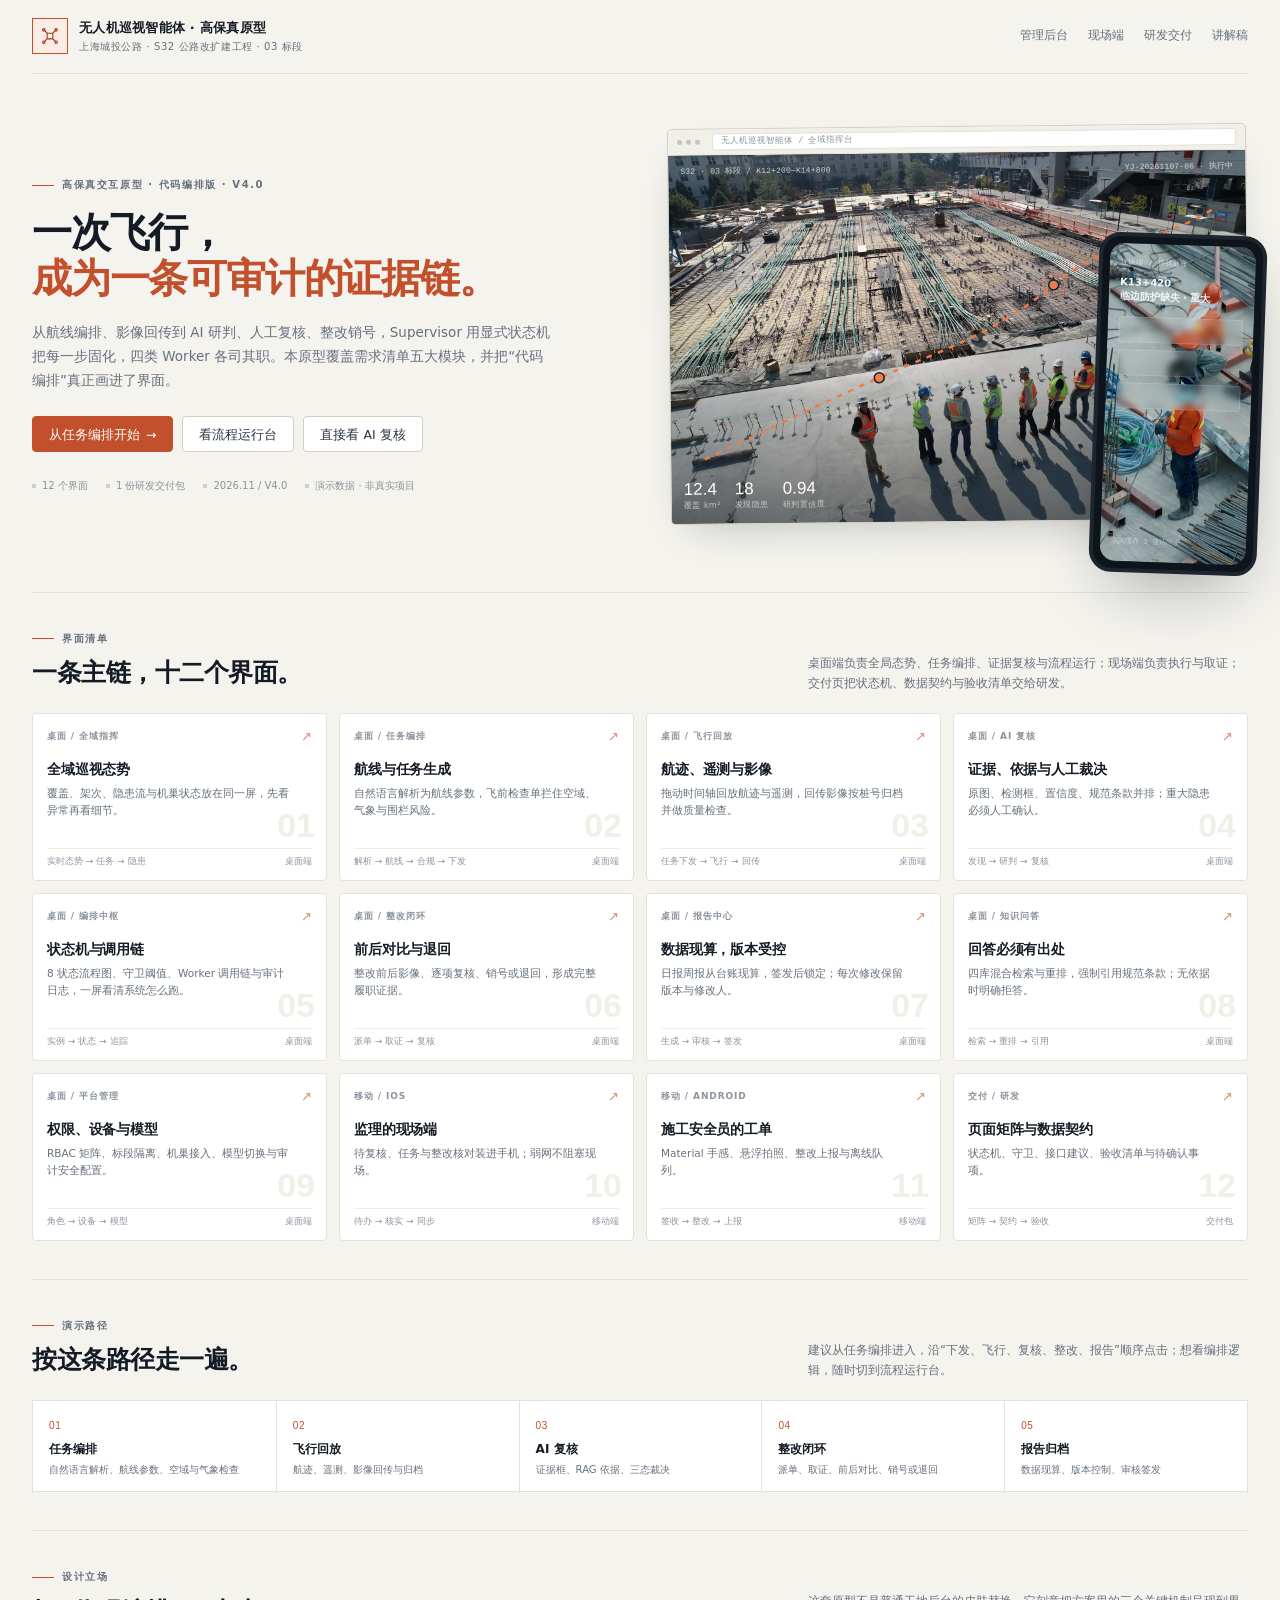
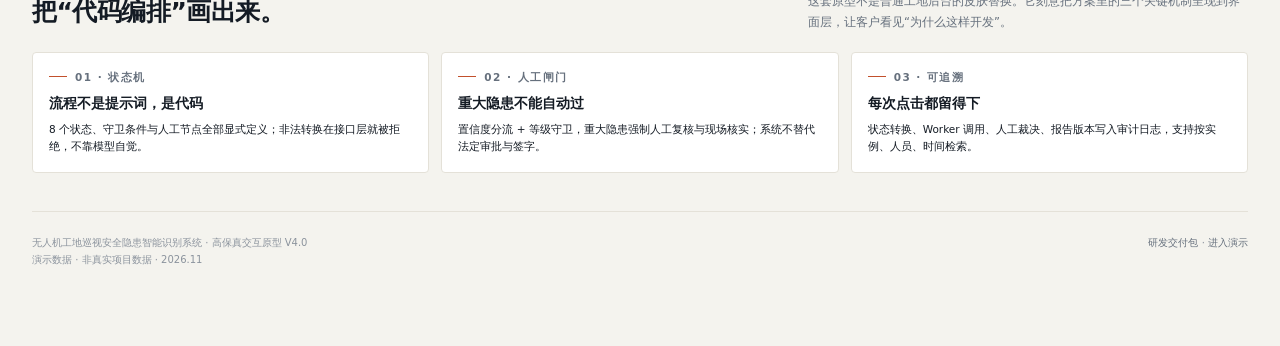
<file: assets/原型与设计/20261107无人机巡检系统V4.0-代码编排版/index.html>
<!DOCTYPE html>
<html lang="zh-CN">
<head>
<meta charset="utf-8">
<meta name="viewport" content="width=device-width, initial-scale=1">
<title>无人机工地巡视安全隐患智能识别系统 · 高保真原型 V4.0</title>
<meta name="description" content="基于 FastAPI Supervisor+Worker 代码编排版开发方案的高保真交互原型：管理后台、流程运行台、AI 复核、整改闭环与现场端。">
<link rel="stylesheet" href="prototype.css">
</head>
<body class="index-page">
<div class="index-wrap">
  <header class="index-top">
    <div class="index-brand">
      <div class="brand-mark">
        <svg viewBox="0 0 24 24" fill="none" stroke="currentColor" stroke-width="1.3" stroke-linecap="round">
          <path d="M8.4 8.4 5 5M15.6 8.4 19 5M8.4 15.6 5 19M15.6 15.6 19 19"/>
          <rect x="8.6" y="8.6" width="6.8" height="6.8" rx="1.1"/>
          <circle cx="4.6" cy="4.6" r="1.5"/><circle cx="19.4" cy="4.6" r="1.5"/>
          <circle cx="4.6" cy="19.4" r="1.5"/><circle cx="19.4" cy="19.4" r="1.5"/>
        </svg>
      </div>
      <div>
        <strong>无人机巡视智能体 · 高保真原型</strong>
        <span>上海城投公路 · S32 公路改扩建工程 · 03 标段</span>
      </div>
    </div>
    <nav aria-label="原型导航">
      <a href="web-command-center.html">管理后台</a>
      <a href="mobile-ios.html">现场端</a>
      <a href="handoff.html">研发交付</a>
      <a href="walkthrough-script.html">讲解稿</a>
    </nav>
  </header>

  <main>
    <section class="index-hero">
      <div>
        <div class="index-kicker">高保真交互原型 · 代码编排版 · V4.0</div>
        <h1>一次飞行，<br><em>成为一条可审计的证据链。</em></h1>
        <p class="lead">从航线编排、影像回传到 AI 研判、人工复核、整改销号，Supervisor 用显式状态机把每一步固化，四类 Worker 各司其职。本原型覆盖需求清单五大模块，并把“代码编排”真正画进了界面。</p>
        <div class="index-actions">
          <a class="btn btn-primary btn-lg" href="web-mission-plan.html">从任务编排开始 <span aria-hidden="true">→</span></a>
          <a class="btn btn-lg" href="web-process-monitor.html">看流程运行台</a>
          <a class="btn btn-lg" href="web-hazard-review.html">直接看 AI 复核</a>
        </div>
        <div class="index-meta">
          <span>12 个界面</span>
          <span>1 份研发交付包</span>
          <span>2026.11 / V4.0</span>
          <span>演示数据 · 非真实项目</span>
        </div>
      </div>

      <div class="index-stage" aria-label="管理后台与移动端界面预览">
        <div class="index-browser">
          <div class="browser-top">
            <i></i><i></i><i></i>
            <span class="browser-url">无人机巡视智能体 / 全域指挥台</span>
          </div>
          <div class="browser-body">
            <img src="assets/aerial-site.jpg" alt="工地航拍影像与巡视界面预览">
            <div class="browser-overlay"></div>
            <div class="browser-ui">
              <span>S32 · 03 标段 / K12+200—K14+800</span>
              <span>YJ-20261107-06 · 执行中</span>
            </div>
            <svg class="map-route" viewBox="0 0 520 300" aria-hidden="true" style="position:absolute;inset:0;width:100%;height:100%;z-index:2">
              <path d="M30 258 C104 224 128 212 188 186 S292 148 346 104 S438 70 492 36" fill="none" stroke="#F07B4B" stroke-width="2.2" stroke-dasharray="5 6"/>
              <circle cx="188" cy="186" r="4.5" fill="#F07B4B" stroke="#1A232C" stroke-width="1.4"/>
              <circle cx="346" cy="104" r="4.5" fill="#F07B4B" stroke="#1A232C" stroke-width="1.4"/>
              <circle cx="346" cy="104" r="10" fill="none" stroke="#F07B4B" stroke-width="1" opacity=".7"/>
            </svg>
            <div class="mini-kpis">
              <div class="mini-kpi"><b>12.4</b><span>覆盖 km²</span></div>
              <div class="mini-kpi"><b>18</b><span>发现隐患</span></div>
              <div class="mini-kpi"><b>0.94</b><span>研判置信度</span></div>
            </div>
            <div style="position:absolute;right:10px;bottom:10px;z-index:3;display:flex;gap:5px;align-items:center">
              <span style="width:5px;height:5px;border-radius:50%;background:#F07B4B"></span>
              <span style="font-family:var(--font-mono);font-size:7.5px;color:rgba(255,255,255,.72)">PENDING_HUMAN_REVIEW</span>
            </div>
          </div>
        </div>
        <div class="index-phone" aria-hidden="true">
          <div class="index-phone-screen">
            <img src="assets/aerial-closeup.jpg" alt="">
            <div class="index-phone-content">
              <span>现场端 / 待我处理</span>
              <strong>K13+420<br>临边防护缺失 · 重大</strong>
              <div class="phone-skel"></div>
              <div class="phone-skel short"></div>
              <div class="phone-skel"></div>
              <div style="margin-top:auto;font-family:var(--font-mono);font-size:7px;color:rgba(255,255,255,.45)">弱网缓存 3 项待同步</div>
            </div>
          </div>
        </div>
      </div>
    </section>

    <section class="index-section">
      <div class="index-section-head">
        <div>
          <div class="index-kicker">界面清单</div>
          <h2>一条主链，十二个界面。</h2>
        </div>
        <p>桌面端负责全局态势、任务编排、证据复核与流程运行；现场端负责执行与取证；交付页把状态机、数据契约与验收清单交给研发。</p>
      </div>
      <div class="screen-grid">
        <a class="screen-card" href="web-command-center.html" data-no="01">
          <div class="sc-top"><span class="sc-type">桌面 / 全域指挥</span><span class="sc-arrow">↗</span></div>
          <div><h3>全域巡视态势</h3><p>覆盖、架次、隐患流与机巢状态放在同一屏，先看异常再看细节。</p></div>
          <div class="sc-foot"><span>实时态势 → 任务 → 隐患</span><span>桌面端</span></div>
        </a>
        <a class="screen-card" href="web-mission-plan.html" data-no="02">
          <div class="sc-top"><span class="sc-type">桌面 / 任务编排</span><span class="sc-arrow">↗</span></div>
          <div><h3>航线与任务生成</h3><p>自然语言解析为航线参数，飞前检查单拦住空域、气象与围栏风险。</p></div>
          <div class="sc-foot"><span>解析 → 航线 → 合规 → 下发</span><span>桌面端</span></div>
        </a>
        <a class="screen-card" href="web-mission-detail.html" data-no="03">
          <div class="sc-top"><span class="sc-type">桌面 / 飞行回放</span><span class="sc-arrow">↗</span></div>
          <div><h3>航迹、遥测与影像</h3><p>拖动时间轴回放航迹与遥测，回传影像按桩号归档并做质量检查。</p></div>
          <div class="sc-foot"><span>任务下发 → 飞行 → 回传</span><span>桌面端</span></div>
        </a>
        <a class="screen-card" href="web-hazard-review.html" data-no="04">
          <div class="sc-top"><span class="sc-type">桌面 / AI 复核</span><span class="sc-arrow">↗</span></div>
          <div><h3>证据、依据与人工裁决</h3><p>原图、检测框、置信度、规范条款并排；重大隐患必须人工确认。</p></div>
          <div class="sc-foot"><span>发现 → 研判 → 复核</span><span>桌面端</span></div>
        </a>
        <a class="screen-card" href="web-process-monitor.html" data-no="05">
          <div class="sc-top"><span class="sc-type">桌面 / 编排中枢</span><span class="sc-arrow">↗</span></div>
          <div><h3>状态机与调用链</h3><p>8 状态流程图、守卫阈值、Worker 调用链与审计日志，一屏看清系统怎么跑。</p></div>
          <div class="sc-foot"><span>实例 → 状态 → 追踪</span><span>桌面端</span></div>
        </a>
        <a class="screen-card" href="web-hazard-closure.html" data-no="06">
          <div class="sc-top"><span class="sc-type">桌面 / 整改闭环</span><span class="sc-arrow">↗</span></div>
          <div><h3>前后对比与退回</h3><p>整改前后影像、逐项复核、销号或退回，形成完整履职证据。</p></div>
          <div class="sc-foot"><span>派单 → 取证 → 复核</span><span>桌面端</span></div>
        </a>
        <a class="screen-card" href="web-reports.html" data-no="07">
          <div class="sc-top"><span class="sc-type">桌面 / 报告中心</span><span class="sc-arrow">↗</span></div>
          <div><h3>数据现算，版本受控</h3><p>日报周报从台账现算，签发后锁定；每次修改保留版本与修改人。</p></div>
          <div class="sc-foot"><span>生成 → 审核 → 签发</span><span>桌面端</span></div>
        </a>
        <a class="screen-card" href="web-knowledge.html" data-no="08">
          <div class="sc-top"><span class="sc-type">桌面 / 知识问答</span><span class="sc-arrow">↗</span></div>
          <div><h3>回答必须有出处</h3><p>四库混合检索与重排，强制引用规范条款；无依据时明确拒答。</p></div>
          <div class="sc-foot"><span>检索 → 重排 → 引用</span><span>桌面端</span></div>
        </a>
        <a class="screen-card" href="web-admin.html" data-no="09">
          <div class="sc-top"><span class="sc-type">桌面 / 平台管理</span><span class="sc-arrow">↗</span></div>
          <div><h3>权限、设备与模型</h3><p>RBAC 矩阵、标段隔离、机巢接入、模型切换与审计安全配置。</p></div>
          <div class="sc-foot"><span>角色 → 设备 → 模型</span><span>桌面端</span></div>
        </a>
        <a class="screen-card" href="mobile-ios.html" data-no="10">
          <div class="sc-top"><span class="sc-type">移动 / iOS</span><span class="sc-arrow">↗</span></div>
          <div><h3>监理的现场端</h3><p>待复核、任务与整改核对装进手机；弱网不阻塞现场。</p></div>
          <div class="sc-foot"><span>待办 → 核实 → 同步</span><span>移动端</span></div>
        </a>
        <a class="screen-card" href="mobile-android.html" data-no="11">
          <div class="sc-top"><span class="sc-type">移动 / Android</span><span class="sc-arrow">↗</span></div>
          <div><h3>施工安全员的工单</h3><p>Material 手感、悬浮拍照、整改上报与离线队列。</p></div>
          <div class="sc-foot"><span>签收 → 整改 → 上报</span><span>移动端</span></div>
        </a>
        <a class="screen-card" href="handoff.html" data-no="12">
          <div class="sc-top"><span class="sc-type">交付 / 研发</span><span class="sc-arrow">↗</span></div>
          <div><h3>页面矩阵与数据契约</h3><p>状态机、守卫、接口建议、验收清单与待确认事项。</p></div>
          <div class="sc-foot"><span>矩阵 → 契约 → 验收</span><span>交付包</span></div>
        </a>
      </div>
    </section>

    <section class="index-section">
      <div class="index-section-head">
        <div>
          <div class="index-kicker">演示路径</div>
          <h2>按这条路径走一遍。</h2>
        </div>
        <p>建议从任务编排进入，沿“下发、飞行、复核、整改、报告”顺序点击；想看编排逻辑，随时切到流程运行台。</p>
      </div>
      <div class="flow-strip">
        <div class="flow-step"><span class="n">01</span><strong>任务编排</strong><p>自然语言解析、航线参数、空域与气象检查</p></div>
        <div class="flow-step"><span class="n">02</span><strong>飞行回放</strong><p>航迹、遥测、影像回传与归档</p></div>
        <div class="flow-step"><span class="n">03</span><strong>AI 复核</strong><p>证据框、RAG 依据、三态裁决</p></div>
        <div class="flow-step"><span class="n">04</span><strong>整改闭环</strong><p>派单、取证、前后对比、销号或退回</p></div>
        <div class="flow-step"><span class="n">05</span><strong>报告归档</strong><p>数据现算、版本控制、审核签发</p></div>
      </div>
    </section>

    <section class="index-section">
      <div class="index-section-head">
        <div>
          <div class="index-kicker">设计立场</div>
          <h2>把“代码编排”画出来。</h2>
        </div>
        <p>这套原型不是普通工地后台的皮肤替换。它刻意把方案里的三个关键机制呈现到界面层，让客户看见“为什么这样开发”。</p>
      </div>
      <div class="doc-grid three">
        <div class="doc-card" style="padding:16px">
          <div class="kicker">01 · 状态机</div>
          <h4 style="font-size:14px;margin:8px 0 6px">流程不是提示词，是代码</h4>
          <p>8 个状态、守卫条件与人工节点全部显式定义；非法转换在接口层就被拒绝，不靠模型自觉。</p>
        </div>
        <div class="doc-card" style="padding:16px">
          <div class="kicker">02 · 人工闸门</div>
          <h4 style="font-size:14px;margin:8px 0 6px">重大隐患不能自动过</h4>
          <p>置信度分流 + 等级守卫，重大隐患强制人工复核与现场核实；系统不替代法定审批与签字。</p>
        </div>
        <div class="doc-card" style="padding:16px">
          <div class="kicker">03 · 可追溯</div>
          <h4 style="font-size:14px;margin:8px 0 6px">每次点击都留得下</h4>
          <p>状态转换、Worker 调用、人工裁决、报告版本写入审计日志，支持按实例、人员、时间检索。</p>
        </div>
      </div>
    </section>
  </main>

  <footer class="index-footer">
    <div>无人机工地巡视安全隐患智能识别系统 · 高保真交互原型 V4.0<br>演示数据 · 非真实项目数据 · 2026.11</div>
    <span><a href="handoff.html">研发交付包</a> · <a href="web-command-center.html">进入演示</a></span>
  </footer>
</div>
<script src="prototype.js"></script>
</body>
</html>
</file>
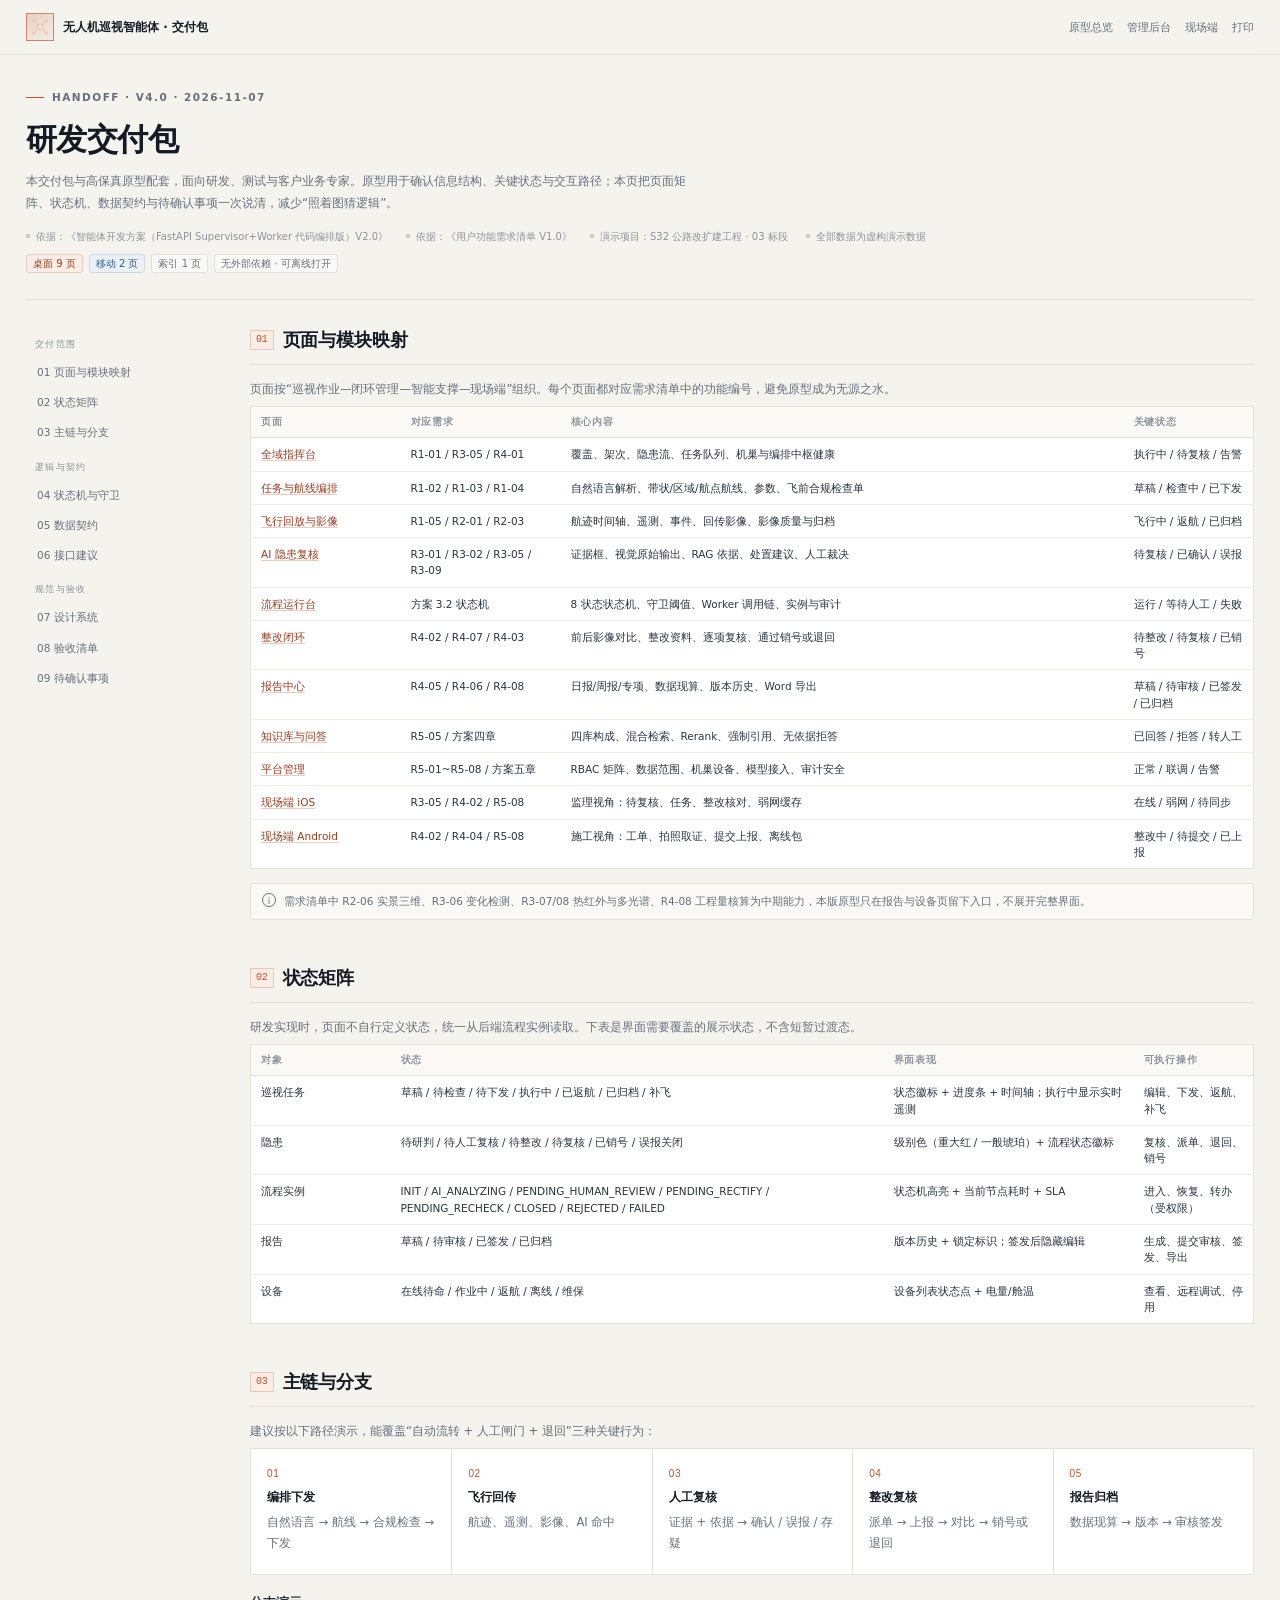
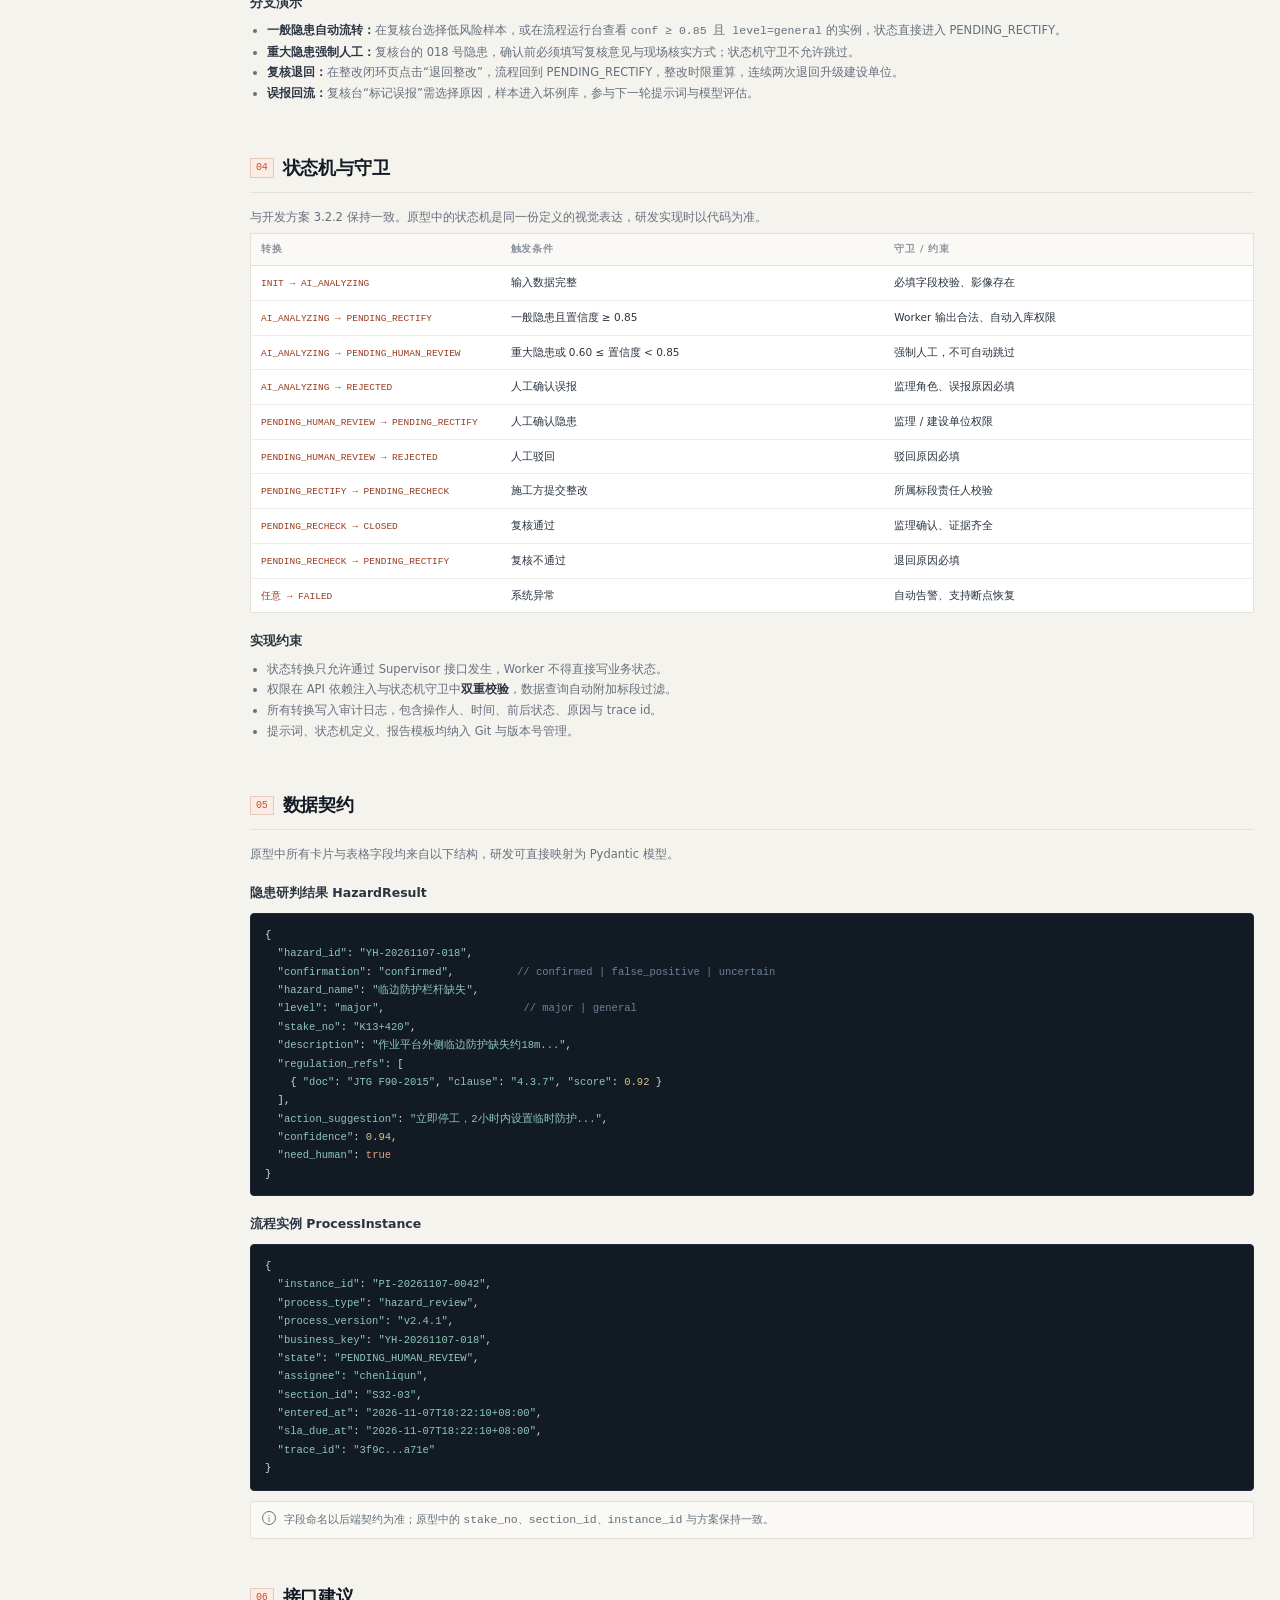
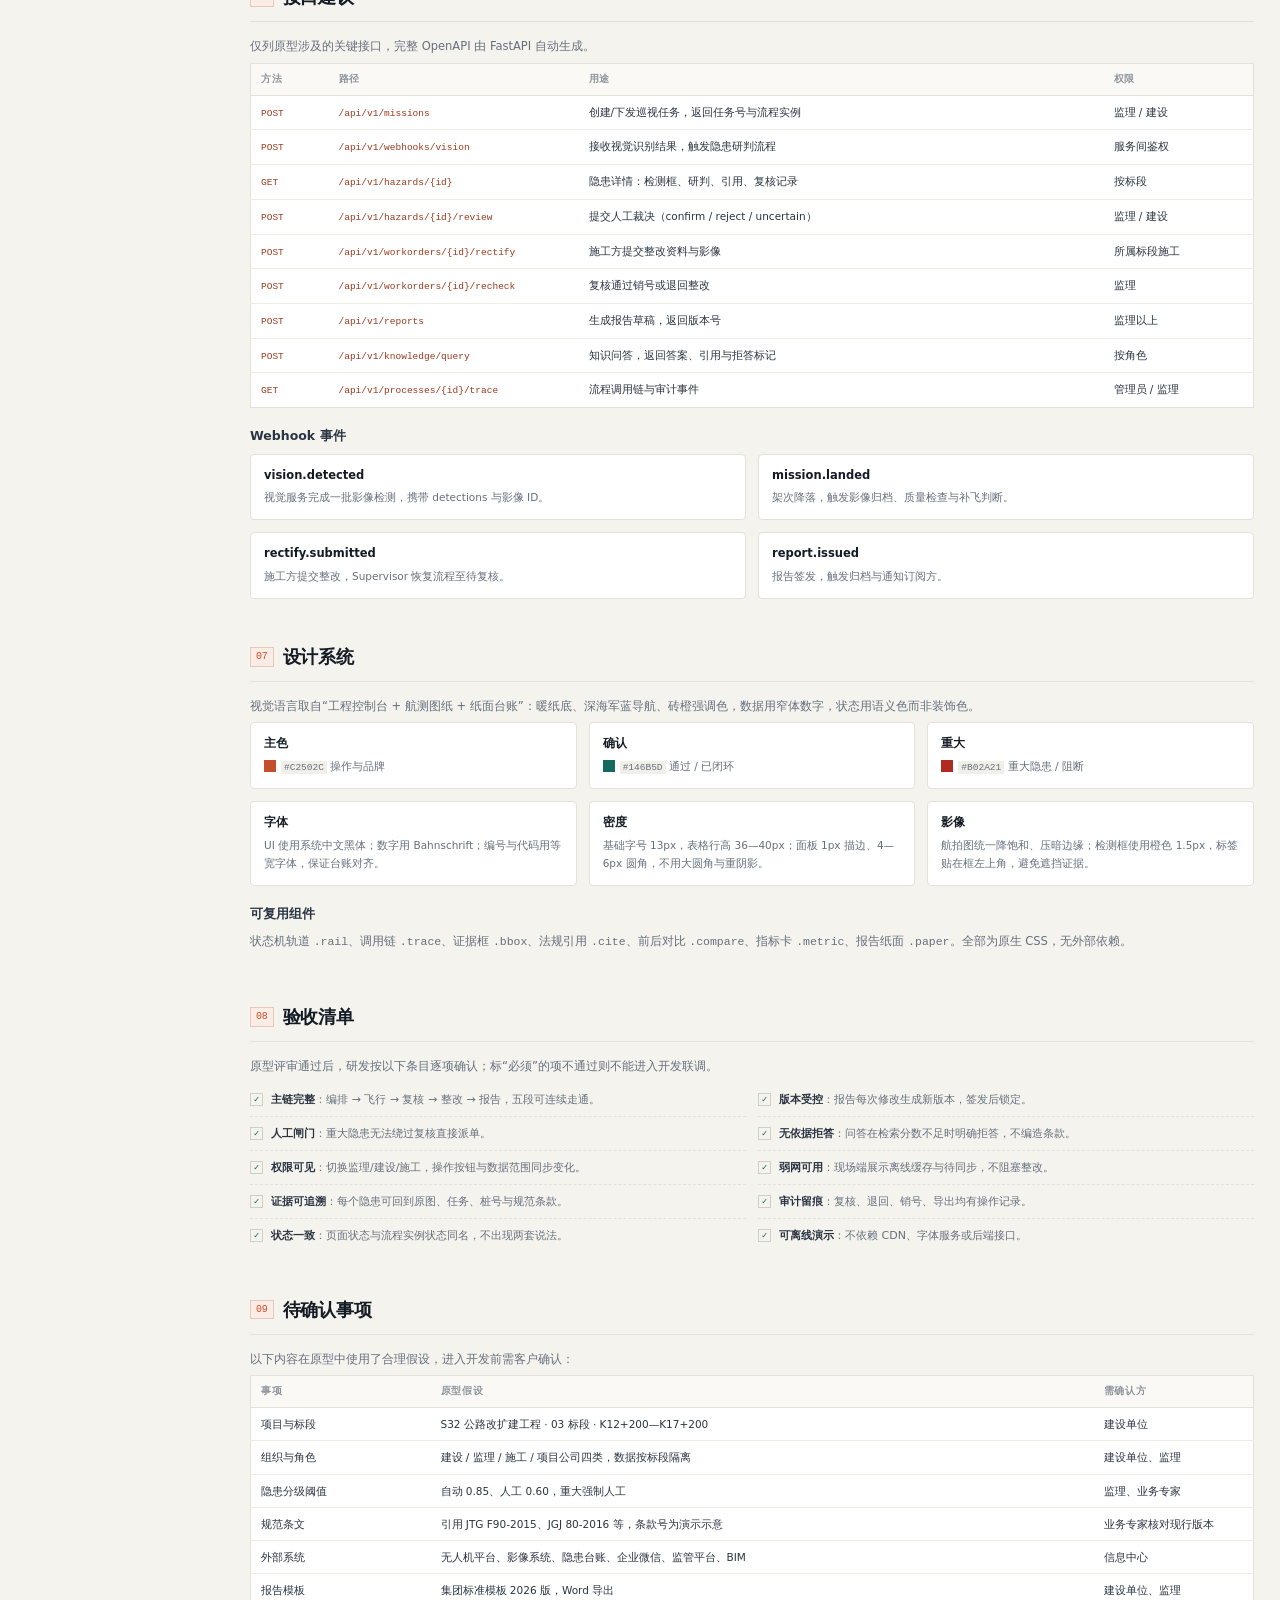
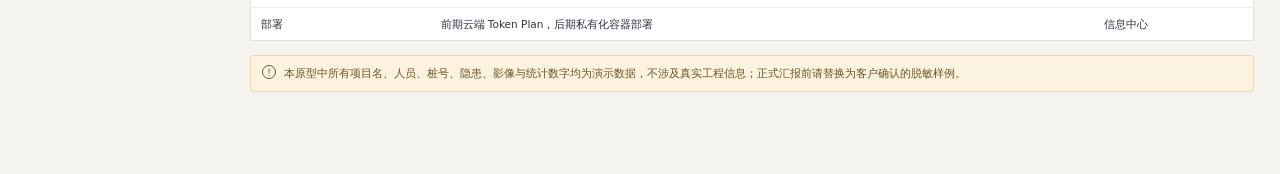
<file: assets/原型与设计/20261107无人机巡检系统V4.0-代码编排版/handoff.html>
<!DOCTYPE html>
<html lang="zh-CN">
<head>
<meta charset="utf-8">
<meta name="viewport" content="width=device-width, initial-scale=1">
<title>研发交付包 · 无人机工地巡视智能识别系统 V4.0</title>
<meta name="description" content="高保真原型配套的研发交付说明：页面矩阵、状态机、数据契约、接口建议与验收清单。">
<link rel="stylesheet" href="prototype.css">
<style>
  .doc-top{
    position:sticky;top:0;z-index:20;display:flex;align-items:center;gap:14px;
    padding:13px 26px;background:rgba(244,243,238,.92);backdrop-filter:blur(10px);
    border-bottom:1px solid var(--line);
  }
  .doc-top .dt-brand{display:flex;align-items:center;gap:9px;font-size:12px;font-weight:600}
  .doc-top .brand-mark{width:28px;height:28px}
  .doc-top nav{margin-left:auto;display:flex;gap:14px;font-size:10.5px;color:var(--muted)}
  .doc-top nav a:hover{color:var(--ink)}
  .doc-meta{display:flex;gap:18px;flex-wrap:wrap;margin-top:14px;font-size:10px;color:var(--muted-2)}
  .doc-meta span{display:flex;align-items:center;gap:6px}
  .doc-meta span::before{content:"";width:4px;height:4px;background:var(--line-2)}
  .pill-row{display:flex;gap:6px;flex-wrap:wrap;margin-top:10px}
  .ck{display:flex;align-items:flex-start;gap:8px;padding:8px 0;border-bottom:1px dashed var(--line);font-size:11px;color:var(--muted)}
  .ck:last-child{border-bottom:0}
  .ck .box{width:13px;height:13px;border:1px solid var(--line-2);flex:none;margin-top:2px;display:grid;place-items:center;font-size:8px;color:var(--teal)}
  .ck b{color:var(--ink-2);font-weight:600}
</style>
</head>
<body>
<header class="doc-top">
  <div class="dt-brand">
    <span class="brand-mark">
      <svg viewBox="0 0 24 24" fill="none" stroke="currentColor" stroke-width="1.3" stroke-linecap="round">
        <path d="M8.4 8.4 5 5M15.6 8.4 19 5M8.4 15.6 5 19M15.6 15.6 19 19"/>
        <rect x="8.6" y="8.6" width="6.8" height="6.8" rx="1.1"/>
        <circle cx="4.6" cy="4.6" r="1.5"/><circle cx="19.4" cy="4.6" r="1.5"/>
        <circle cx="4.6" cy="19.4" r="1.5"/><circle cx="19.4" cy="19.4" r="1.5"/>
      </svg>
    </span>
    无人机巡视智能体 · 交付包
  </div>
  <nav>
    <a href="index.html">原型总览</a>
    <a href="web-command-center.html">管理后台</a>
    <a href="mobile-ios.html">现场端</a>
    <a href="javascript:window.print()">打印</a>
  </nav>
</header>

<div class="doc-wrap">
  <section class="doc-hero">
    <div class="kicker">Handoff · V4.0 · 2026-11-07</div>
    <h1>研发交付包</h1>
    <p>本交付包与高保真原型配套，面向研发、测试与客户业务专家。原型用于确认信息结构、关键状态与交互路径；本页把页面矩阵、状态机、数据契约与待确认事项一次说清，减少“照着图猜逻辑”。</p>
    <div class="doc-meta">
      <span>依据：《智能体开发方案（FastAPI Supervisor+Worker 代码编排版）V2.0》</span>
      <span>依据：《用户功能需求清单 V1.0》</span>
      <span>演示项目：S32 公路改扩建工程 · 03 标段</span>
      <span>全部数据为虚构演示数据</span>
    </div>
    <div class="pill-row">
      <span class="tag tag-brand">桌面 9 页</span>
      <span class="tag tag-blue">移动 2 页</span>
      <span class="tag">索引 1 页</span>
      <span class="tag">无外部依赖 · 可离线打开</span>
    </div>
  </section>

  <div class="doc-layout">
    <nav class="doc-nav" aria-label="交付包目录">
      <div class="dn-label">交付范围</div>
      <a href="#s1">01 页面与模块映射</a>
      <a href="#s2">02 状态矩阵</a>
      <a href="#s3">03 主链与分支</a>
      <div class="dn-label">逻辑与契约</div>
      <a href="#s4">04 状态机与守卫</a>
      <a href="#s5">05 数据契约</a>
      <a href="#s6">06 接口建议</a>
      <div class="dn-label">规范与验收</div>
      <a href="#s7">07 设计系统</a>
      <a href="#s8">08 验收清单</a>
      <a href="#s9">09 待确认事项</a>
    </nav>

    <div>
      <section class="doc-section" id="s1">
        <h2><span class="dn">01</span>页面与模块映射</h2>
        <p>页面按“巡视作业—闭环管理—智能支撑—现场端”组织。每个页面都对应需求清单中的功能编号，避免原型成为无源之水。</p>
        <table class="doc-table">
          <thead><tr><th style="width:150px">页面</th><th style="width:160px">对应需求</th><th>核心内容</th><th style="width:130px">关键状态</th></tr></thead>
          <tbody>
            <tr><td><a class="link" href="web-command-center.html">全域指挥台</a></td><td>R1-01 / R3-05 / R4-01</td><td>覆盖、架次、隐患流、任务队列、机巢与编排中枢健康</td><td>执行中 / 待复核 / 告警</td></tr>
            <tr><td><a class="link" href="web-mission-plan.html">任务与航线编排</a></td><td>R1-02 / R1-03 / R1-04</td><td>自然语言解析、带状/区域/航点航线、参数、飞前合规检查单</td><td>草稿 / 检查中 / 已下发</td></tr>
            <tr><td><a class="link" href="web-mission-detail.html">飞行回放与影像</a></td><td>R1-05 / R2-01 / R2-03</td><td>航迹时间轴、遥测、事件、回传影像、影像质量与归档</td><td>飞行中 / 返航 / 已归档</td></tr>
            <tr><td><a class="link" href="web-hazard-review.html">AI 隐患复核</a></td><td>R3-01 / R3-02 / R3-05 / R3-09</td><td>证据框、视觉原始输出、RAG 依据、处置建议、人工裁决</td><td>待复核 / 已确认 / 误报</td></tr>
            <tr><td><a class="link" href="web-process-monitor.html">流程运行台</a></td><td>方案 3.2 状态机</td><td>8 状态状态机、守卫阈值、Worker 调用链、实例与审计</td><td>运行 / 等待人工 / 失败</td></tr>
            <tr><td><a class="link" href="web-hazard-closure.html">整改闭环</a></td><td>R4-02 / R4-07 / R4-03</td><td>前后影像对比、整改资料、逐项复核、通过销号或退回</td><td>待整改 / 待复核 / 已销号</td></tr>
            <tr><td><a class="link" href="web-reports.html">报告中心</a></td><td>R4-05 / R4-06 / R4-08</td><td>日报/周报/专项、数据现算、版本历史、Word 导出</td><td>草稿 / 待审核 / 已签发 / 已归档</td></tr>
            <tr><td><a class="link" href="web-knowledge.html">知识库与问答</a></td><td>R5-05 / 方案四章</td><td>四库构成、混合检索、Rerank、强制引用、无依据拒答</td><td>已回答 / 拒答 / 转人工</td></tr>
            <tr><td><a class="link" href="web-admin.html">平台管理</a></td><td>R5-01~R5-08 / 方案五章</td><td>RBAC 矩阵、数据范围、机巢设备、模型接入、审计安全</td><td>正常 / 联调 / 告警</td></tr>
            <tr><td><a class="link" href="mobile-ios.html">现场端 iOS</a></td><td>R3-05 / R4-02 / R5-08</td><td>监理视角：待复核、任务、整改核对、弱网缓存</td><td>在线 / 弱网 / 待同步</td></tr>
            <tr><td><a class="link" href="mobile-android.html">现场端 Android</a></td><td>R4-02 / R4-04 / R5-08</td><td>施工视角：工单、拍照取证、提交上报、离线包</td><td>整改中 / 待提交 / 已上报</td></tr>
          </tbody>
        </table>
        <div class="note mt-14"><span class="n-ico">i</span><span>需求清单中 R2-06 实景三维、R3-06 变化检测、R3-07/08 热红外与多光谱、R4-08 工程量核算为中期能力，本版原型只在报告与设备页留下入口，不展开完整界面。</span></div>
      </section>

      <section class="doc-section" id="s2">
        <h2><span class="dn">02</span>状态矩阵</h2>
        <p>研发实现时，页面不自行定义状态，统一从后端流程实例读取。下表是界面需要覆盖的展示状态，不含短暂过渡态。</p>
        <table class="doc-table">
          <thead><tr><th style="width:140px">对象</th><th>状态</th><th style="width:250px">界面表现</th><th style="width:120px">可执行操作</th></tr></thead>
          <tbody>
            <tr><td>巡视任务</td><td>草稿 / 待检查 / 待下发 / 执行中 / 已返航 / 已归档 / 补飞</td><td>状态徽标 + 进度条 + 时间轴；执行中显示实时遥测</td><td>编辑、下发、返航、补飞</td></tr>
            <tr><td>隐患</td><td>待研判 / 待人工复核 / 待整改 / 待复核 / 已销号 / 误报关闭</td><td>级别色（重大红 / 一般琥珀）+ 流程状态徽标</td><td>复核、派单、退回、销号</td></tr>
            <tr><td>流程实例</td><td>INIT / AI_ANALYZING / PENDING_HUMAN_REVIEW / PENDING_RECTIFY / PENDING_RECHECK / CLOSED / REJECTED / FAILED</td><td>状态机高亮 + 当前节点耗时 + SLA</td><td>进入、恢复、转办（受权限）</td></tr>
            <tr><td>报告</td><td>草稿 / 待审核 / 已签发 / 已归档</td><td>版本历史 + 锁定标识；签发后隐藏编辑</td><td>生成、提交审核、签发、导出</td></tr>
            <tr><td>设备</td><td>在线待命 / 作业中 / 返航 / 离线 / 维保</td><td>设备列表状态点 + 电量/舱温</td><td>查看、远程调试、停用</td></tr>
          </tbody>
        </table>
      </section>

      <section class="doc-section" id="s3">
        <h2><span class="dn">03</span>主链与分支</h2>
        <p>建议按以下路径演示，能覆盖“自动流转 + 人工闸门 + 退回”三种关键行为：</p>
        <div class="flow-strip">
          <div class="flow-step"><span class="n">01</span><strong>编排下发</strong><p>自然语言 → 航线 → 合规检查 → 下发</p></div>
          <div class="flow-step"><span class="n">02</span><strong>飞行回传</strong><p>航迹、遥测、影像、AI 命中</p></div>
          <div class="flow-step"><span class="n">03</span><strong>人工复核</strong><p>证据 + 依据 → 确认 / 误报 / 存疑</p></div>
          <div class="flow-step"><span class="n">04</span><strong>整改复核</strong><p>派单 → 上报 → 对比 → 销号或退回</p></div>
          <div class="flow-step"><span class="n">05</span><strong>报告归档</strong><p>数据现算 → 版本 → 审核签发</p></div>
        </div>
        <h3>分支演示</h3>
        <ul>
          <li><b>一般隐患自动流转：</b>在复核台选择低风险样本，或在流程运行台查看 <code>conf ≥ 0.85 且 level=general</code> 的实例，状态直接进入 PENDING_RECTIFY。</li>
          <li><b>重大隐患强制人工：</b>复核台的 018 号隐患，确认前必须填写复核意见与现场核实方式；状态机守卫不允许跳过。</li>
          <li><b>复核退回：</b>在整改闭环页点击“退回整改”，流程回到 PENDING_RECTIFY，整改时限重算，连续两次退回升级建设单位。</li>
          <li><b>误报回流：</b>复核台“标记误报”需选择原因，样本进入坏例库，参与下一轮提示词与模型评估。</li>
        </ul>
      </section>

      <section class="doc-section" id="s4">
        <h2><span class="dn">04</span>状态机与守卫</h2>
        <p>与开发方案 3.2.2 保持一致。原型中的状态机是同一份定义的视觉表达，研发实现时以代码为准。</p>
        <table class="doc-table">
          <thead><tr><th style="width:250px">转换</th><th>触发条件</th><th>守卫 / 约束</th></tr></thead>
          <tbody>
            <tr><td><code>INIT → AI_ANALYZING</code></td><td>输入数据完整</td><td>必填字段校验、影像存在</td></tr>
            <tr><td><code>AI_ANALYZING → PENDING_RECTIFY</code></td><td>一般隐患且置信度 ≥ 0.85</td><td>Worker 输出合法、自动入库权限</td></tr>
            <tr><td><code>AI_ANALYZING → PENDING_HUMAN_REVIEW</code></td><td>重大隐患或 0.60 ≤ 置信度 &lt; 0.85</td><td>强制人工，不可自动跳过</td></tr>
            <tr><td><code>AI_ANALYZING → REJECTED</code></td><td>人工确认误报</td><td>监理角色、误报原因必填</td></tr>
            <tr><td><code>PENDING_HUMAN_REVIEW → PENDING_RECTIFY</code></td><td>人工确认隐患</td><td>监理 / 建设单位权限</td></tr>
            <tr><td><code>PENDING_HUMAN_REVIEW → REJECTED</code></td><td>人工驳回</td><td>驳回原因必填</td></tr>
            <tr><td><code>PENDING_RECTIFY → PENDING_RECHECK</code></td><td>施工方提交整改</td><td>所属标段责任人校验</td></tr>
            <tr><td><code>PENDING_RECHECK → CLOSED</code></td><td>复核通过</td><td>监理确认、证据齐全</td></tr>
            <tr><td><code>PENDING_RECHECK → PENDING_RECTIFY</code></td><td>复核不通过</td><td>退回原因必填</td></tr>
            <tr><td><code>任意 → FAILED</code></td><td>系统异常</td><td>自动告警、支持断点恢复</td></tr>
          </tbody>
        </table>
        <h3>实现约束</h3>
        <ul>
          <li>状态转换只允许通过 Supervisor 接口发生，Worker 不得直接写业务状态。</li>
          <li>权限在 API 依赖注入与状态机守卫中<b>双重校验</b>，数据查询自动附加标段过滤。</li>
          <li>所有转换写入审计日志，包含操作人、时间、前后状态、原因与 trace id。</li>
          <li>提示词、状态机定义、报告模板均纳入 Git 与版本号管理。</li>
        </ul>
      </section>

      <section class="doc-section" id="s5">
        <h2><span class="dn">05</span>数据契约</h2>
        <p>原型中所有卡片与表格字段均来自以下结构，研发可直接映射为 Pydantic 模型。</p>
        <h3>隐患研判结果 HazardResult</h3>
        <pre class="code-block">{
  <span class="s">"hazard_id"</span>: <span class="s">"YH-20261107-018"</span>,
  <span class="s">"confirmation"</span>: <span class="s">"confirmed"</span>,          <span class="c">// confirmed | false_positive | uncertain</span>
  <span class="s">"hazard_name"</span>: <span class="s">"临边防护栏杆缺失"</span>,
  <span class="s">"level"</span>: <span class="s">"major"</span>,                      <span class="c">// major | general</span>
  <span class="s">"stake_no"</span>: <span class="s">"K13+420"</span>,
  <span class="s">"description"</span>: <span class="s">"作业平台外侧临边防护缺失约18m..."</span>,
  <span class="s">"regulation_refs"</span>: [
    { <span class="s">"doc"</span>: <span class="s">"JTG F90-2015"</span>, <span class="s">"clause"</span>: <span class="s">"4.3.7"</span>, <span class="s">"score"</span>: <span class="n">0.92</span> }
  ],
  <span class="s">"action_suggestion"</span>: <span class="s">"立即停工，2小时内设置临时防护..."</span>,
  <span class="s">"confidence"</span>: <span class="n">0.94</span>,
  <span class="s">"need_human"</span>: <span class="k">true</span>
}</pre>
        <h3>流程实例 ProcessInstance</h3>
        <pre class="code-block">{
  <span class="s">"instance_id"</span>: <span class="s">"PI-20261107-0042"</span>,
  <span class="s">"process_type"</span>: <span class="s">"hazard_review"</span>,
  <span class="s">"process_version"</span>: <span class="s">"v2.4.1"</span>,
  <span class="s">"business_key"</span>: <span class="s">"YH-20261107-018"</span>,
  <span class="s">"state"</span>: <span class="s">"PENDING_HUMAN_REVIEW"</span>,
  <span class="s">"assignee"</span>: <span class="s">"chenliqun"</span>,
  <span class="s">"section_id"</span>: <span class="s">"S32-03"</span>,
  <span class="s">"entered_at"</span>: <span class="s">"2026-11-07T10:22:10+08:00"</span>,
  <span class="s">"sla_due_at"</span>: <span class="s">"2026-11-07T18:22:10+08:00"</span>,
  <span class="s">"trace_id"</span>: <span class="s">"3f9c...a71e"</span>
}</pre>
        <div class="note"><span class="n-ico">i</span><span>字段命名以后端契约为准；原型中的 <span class="mono">stake_no</span>、<span class="mono">section_id</span>、<span class="mono">instance_id</span> 与方案保持一致。</span></div>
      </section>

      <section class="doc-section" id="s6">
        <h2><span class="dn">06</span>接口建议</h2>
        <p>仅列原型涉及的关键接口，完整 OpenAPI 由 FastAPI 自动生成。</p>
        <table class="doc-table">
          <thead><tr><th style="width:78px">方法</th><th style="width:250px">路径</th><th>用途</th><th style="width:150px">权限</th></tr></thead>
          <tbody>
            <tr><td><code>POST</code></td><td><code>/api/v1/missions</code></td><td>创建/下发巡视任务，返回任务号与流程实例</td><td>监理 / 建设</td></tr>
            <tr><td><code>POST</code></td><td><code>/api/v1/webhooks/vision</code></td><td>接收视觉识别结果，触发隐患研判流程</td><td>服务间鉴权</td></tr>
            <tr><td><code>GET</code></td><td><code>/api/v1/hazards/{id}</code></td><td>隐患详情：检测框、研判、引用、复核记录</td><td>按标段</td></tr>
            <tr><td><code>POST</code></td><td><code>/api/v1/hazards/{id}/review</code></td><td>提交人工裁决（confirm / reject / uncertain）</td><td>监理 / 建设</td></tr>
            <tr><td><code>POST</code></td><td><code>/api/v1/workorders/{id}/rectify</code></td><td>施工方提交整改资料与影像</td><td>所属标段施工</td></tr>
            <tr><td><code>POST</code></td><td><code>/api/v1/workorders/{id}/recheck</code></td><td>复核通过销号或退回整改</td><td>监理</td></tr>
            <tr><td><code>POST</code></td><td><code>/api/v1/reports</code></td><td>生成报告草稿，返回版本号</td><td>监理以上</td></tr>
            <tr><td><code>POST</code></td><td><code>/api/v1/knowledge/query</code></td><td>知识问答，返回答案、引用与拒答标记</td><td>按角色</td></tr>
            <tr><td><code>GET</code></td><td><code>/api/v1/processes/{id}/trace</code></td><td>流程调用链与审计事件</td><td>管理员 / 监理</td></tr>
          </tbody>
        </table>
        <h3>Webhook 事件</h3>
        <div class="doc-grid">
          <div class="doc-card"><h4>vision.detected</h4><p>视觉服务完成一批影像检测，携带 detections 与影像 ID。</p></div>
          <div class="doc-card"><h4>mission.landed</h4><p>架次降落，触发影像归档、质量检查与补飞判断。</p></div>
          <div class="doc-card"><h4>rectify.submitted</h4><p>施工方提交整改，Supervisor 恢复流程至待复核。</p></div>
          <div class="doc-card"><h4>report.issued</h4><p>报告签发，触发归档与通知订阅方。</p></div>
        </div>
      </section>

      <section class="doc-section" id="s7">
        <h2><span class="dn">07</span>设计系统</h2>
        <p>视觉语言取自“工程控制台 + 航测图纸 + 纸面台账”：暖纸底、深海军蓝导航、砖橙强调色，数据用窄体数字，状态用语义色而非装饰色。</p>
        <div class="doc-grid three">
          <div class="doc-card"><h4>主色</h4><p><span style="display:inline-block;width:12px;height:12px;background:#C2502C;vertical-align:-2px;margin-right:5px"></span><code>#C2502C</code> 操作与品牌</p></div>
          <div class="doc-card"><h4>确认</h4><p><span style="display:inline-block;width:12px;height:12px;background:#146B5D;vertical-align:-2px;margin-right:5px"></span><code>#146B5D</code> 通过 / 已闭环</p></div>
          <div class="doc-card"><h4>重大</h4><p><span style="display:inline-block;width:12px;height:12px;background:#B02A21;vertical-align:-2px;margin-right:5px"></span><code>#B02A21</code> 重大隐患 / 阻断</p></div>
          <div class="doc-card"><h4>字体</h4><p>UI 使用系统中文黑体；数字用 Bahnschrift；编号与代码用等宽字体，保证台账对齐。</p></div>
          <div class="doc-card"><h4>密度</h4><p>基础字号 13px，表格行高 36—40px；面板 1px 描边、4—6px 圆角，不用大圆角与重阴影。</p></div>
          <div class="doc-card"><h4>影像</h4><p>航拍图统一降饱和、压暗边缘；检测框使用橙色 1.5px，标签贴在框左上角，避免遮挡证据。</p></div>
        </div>
        <h3>可复用组件</h3>
        <p>状态机轨道 <code>.rail</code>、调用链 <code>.trace</code>、证据框 <code>.bbox</code>、法规引用 <code>.cite</code>、前后对比 <code>.compare</code>、指标卡 <code>.metric</code>、报告纸面 <code>.paper</code>。全部为原生 CSS，无外部依赖。</p>
      </section>

      <section class="doc-section" id="s8">
        <h2><span class="dn">08</span>验收清单</h2>
        <p>原型评审通过后，研发按以下条目逐项确认；标“必须”的项不通过则不能进入开发联调。</p>
        <div class="doc-grid">
          <div>
            <div class="ck"><span class="box">✓</span><div><b>主链完整</b>：编排 → 飞行 → 复核 → 整改 → 报告，五段可连续走通。</div></div>
            <div class="ck"><span class="box">✓</span><div><b>人工闸门</b>：重大隐患无法绕过复核直接派单。</div></div>
            <div class="ck"><span class="box">✓</span><div><b>权限可见</b>：切换监理/建设/施工，操作按钮与数据范围同步变化。</div></div>
            <div class="ck"><span class="box">✓</span><div><b>证据可追溯</b>：每个隐患可回到原图、任务、桩号与规范条款。</div></div>
            <div class="ck"><span class="box">✓</span><div><b>状态一致</b>：页面状态与流程实例状态同名，不出现两套说法。</div></div>
          </div>
          <div>
            <div class="ck"><span class="box">✓</span><div><b>版本受控</b>：报告每次修改生成新版本，签发后锁定。</div></div>
            <div class="ck"><span class="box">✓</span><div><b>无依据拒答</b>：问答在检索分数不足时明确拒答，不编造条款。</div></div>
            <div class="ck"><span class="box">✓</span><div><b>弱网可用</b>：现场端展示离线缓存与待同步，不阻塞整改。</div></div>
            <div class="ck"><span class="box">✓</span><div><b>审计留痕</b>：复核、退回、销号、导出均有操作记录。</div></div>
            <div class="ck"><span class="box">✓</span><div><b>可离线演示</b>：不依赖 CDN、字体服务或后端接口。</div></div>
          </div>
        </div>
      </section>

      <section class="doc-section" id="s9">
        <h2><span class="dn">09</span>待确认事项</h2>
        <p>以下内容在原型中使用了合理假设，进入开发前需客户确认：</p>
        <table class="doc-table">
          <thead><tr><th style="width:180px">事项</th><th>原型假设</th><th style="width:160px">需确认方</th></tr></thead>
          <tbody>
            <tr><td>项目与标段</td><td>S32 公路改扩建工程 · 03 标段 · K12+200—K17+200</td><td>建设单位</td></tr>
            <tr><td>组织与角色</td><td>建设 / 监理 / 施工 / 项目公司四类，数据按标段隔离</td><td>建设单位、监理</td></tr>
            <tr><td>隐患分级阈值</td><td>自动 0.85、人工 0.60，重大强制人工</td><td>监理、业务专家</td></tr>
            <tr><td>规范条文</td><td>引用 JTG F90-2015、JGJ 80-2016 等，条款号为演示示意</td><td>业务专家核对现行版本</td></tr>
            <tr><td>外部系统</td><td>无人机平台、影像系统、隐患台账、企业微信、监管平台、BIM</td><td>信息中心</td></tr>
            <tr><td>报告模板</td><td>集团标准模板 2026 版，Word 导出</td><td>建设单位、监理</td></tr>
            <tr><td>部署</td><td>前期云端 Token Plan，后期私有化容器部署</td><td>信息中心</td></tr>
          </tbody>
        </table>
        <div class="note warn mt-14"><span class="n-ico">!</span><span>本原型中所有项目名、人员、桩号、隐患、影像与统计数字均为演示数据，不涉及真实工程信息；正式汇报前请替换为客户确认的脱敏样例。</span></div>
      </section>
    </div>
  </div>
</div>

<script src="prototype.js"></script>
</body>
</html>
</file>
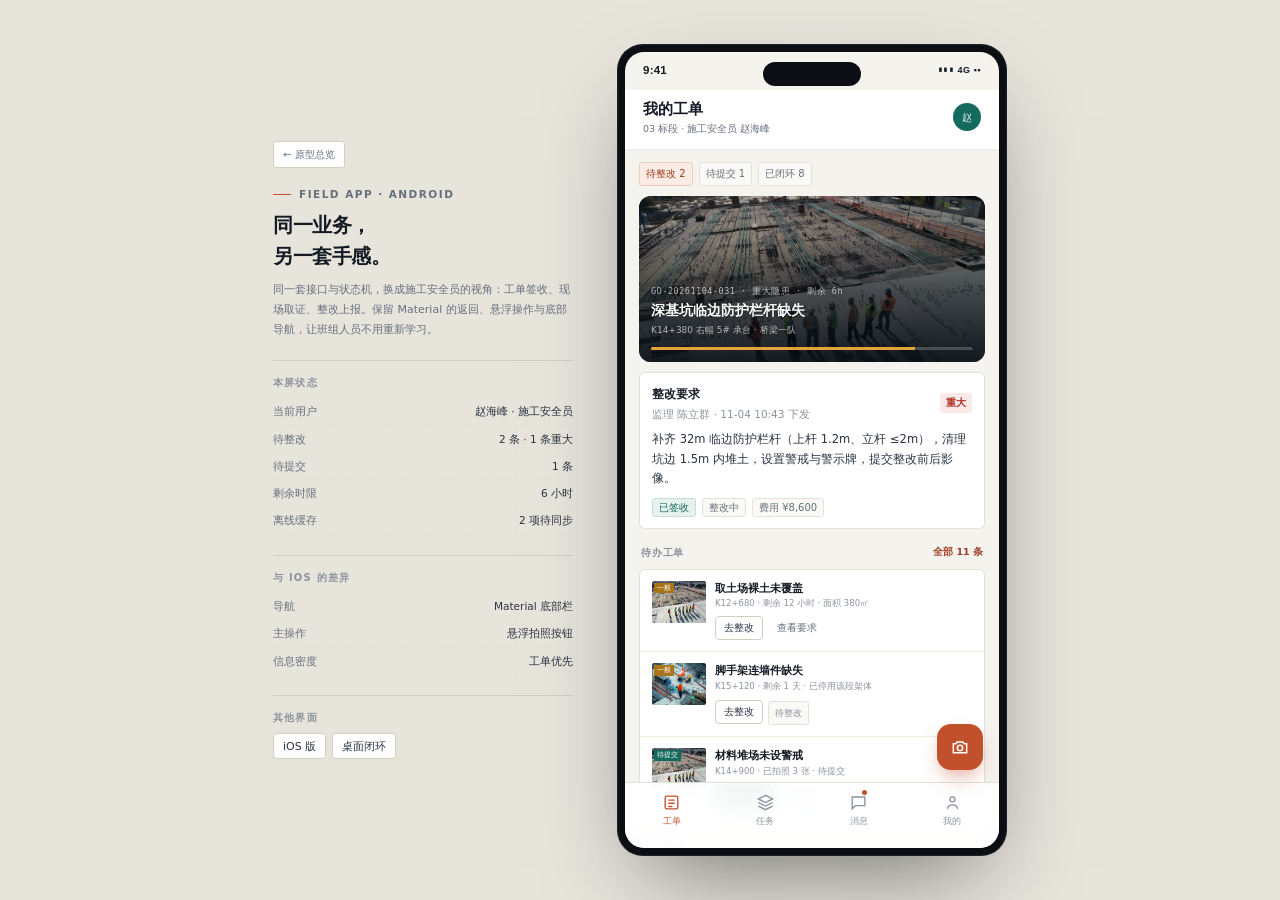
<file: assets/原型与设计/20261107无人机巡检系统V4.0-代码编排版/mobile-android.html>
<!DOCTYPE html>
<html lang="zh-CN">
<head>
<meta charset="utf-8">
<meta name="viewport" content="width=device-width, initial-scale=1">
<title>现场端 Android · 无人机工地巡视智能识别系统</title>
<meta name="description" content="施工安全员现场端：整改工单、拍照取证、资料上报与弱网续传。">
<link rel="stylesheet" href="prototype.css">
</head>
<body class="mobile-page android">

<div class="mobile-side">
  <a class="ms-back" href="index.html">← 原型总览</a>
  <div class="kicker" style="margin-top:18px">Field App · Android</div>
  <h2>同一业务，<br>另一套手感。</h2>
  <p>同一套接口与状态机，换成施工安全员的视角：工单签收、现场取证、整改上报。保留 Material 的返回、悬浮操作与底部导航，让班组人员不用重新学习。</p>
  <div class="ms-block">
    <h3>本屏状态</h3>
    <div class="ms-row"><span>当前用户</span><b>赵海峰 · 施工安全员</b></div>
    <div class="ms-row"><span>待整改</span><b>2 条 · 1 条重大</b></div>
    <div class="ms-row"><span>待提交</span><b>1 条</b></div>
    <div class="ms-row"><span>剩余时限</span><b>6 小时</b></div>
    <div class="ms-row"><span>离线缓存</span><b>2 项待同步</b></div>
  </div>
  <div class="ms-block">
    <h3>与 iOS 的差异</h3>
    <div class="ms-row"><span>导航</span><b>Material 底部栏</b></div>
    <div class="ms-row"><span>主操作</span><b>悬浮拍照按钮</b></div>
    <div class="ms-row"><span>信息密度</span><b>工单优先</b></div>
  </div>
  <div class="ms-block">
    <h3>其他界面</h3>
    <div class="row" style="gap:6px;flex-wrap:wrap">
      <a class="btn btn-sm" href="mobile-ios.html">iOS 版</a>
      <a class="btn btn-sm" href="web-hazard-closure.html">桌面闭环</a>
    </div>
  </div>
</div>

<div class="mobile-stage">
  <div class="mobile-frame">
    <div class="mobile-screen">
      <div class="m-status"><span>9:41</span><span class="sig">▮▮▮ 4G ▪▪</span></div>

      <div class="m-head">
        <div>
          <div class="m-title">我的工单</div>
          <div class="m-sub">03 标段 · 施工安全员 赵海峰</div>
        </div>
        <span class="m-avatar" style="background:var(--teal)">赵</span>
      </div>

      <div class="m-body">
        <div class="row" style="gap:6px;margin-bottom:10px;overflow:auto">
          <span class="tag tag-brand" style="height:24px;display:inline-flex;align-items:center">待整改 2</span>
          <span class="tag" style="height:24px;display:inline-flex;align-items:center">待提交 1</span>
          <span class="tag" style="height:24px;display:inline-flex;align-items:center">已闭环 8</span>
        </div>

        <div class="m-hero" style="min-height:166px">
          <img src="assets/aerial-site.jpg" alt="基坑临边整改工单现场">
          <div class="mh-k">GD-20261104-031 · 重大隐患 · 剩余 6h</div>
          <div class="mh-t">深基坑临边防护栏杆缺失</div>
          <div class="mh-m">K14+380 右幅 5# 承台 · 桥梁一队</div>
          <div class="mh-p"><i style="width:82%;background:#E2A33C"></i></div>
        </div>

        <div class="m-card mt-10">
          <div class="m-card-body" style="padding:11px 12px">
            <div class="row between">
              <div><b style="font-size:11.5px">整改要求</b><div class="tiny muted-2" style="margin-top:2px">监理 陈立群 · 11-04 10:43 下发</div></div>
              <span class="badge badge-major">重大</span>
            </div>
            <p class="small" style="margin-top:8px;line-height:1.7;color:var(--ink-2)">补齐 32m 临边防护栏杆（上杆 1.2m、立杆 ≤2m），清理坑边 1.5m 内堆土，设置警戒与警示牌，提交整改前后影像。</p>
            <div class="row" style="gap:6px;margin-top:9px;flex-wrap:wrap">
              <span class="tag tag-teal">已签收</span><span class="tag">整改中</span><span class="tag">费用 ¥8,600</span>
            </div>
          </div>
        </div>

        <div class="m-section-title"><span>待办工单</span><a href="#">全部 11 条</a></div>
        <div class="m-card">
          <div class="m-list-item" style="padding:11px 12px;border-bottom:1px solid #EFEDE6">
            <div class="m-thumb" style="position:relative">
              <img src="assets/aerial-site.jpg" alt="裸土未覆盖">
              <span style="position:absolute;left:2px;top:2px;background:var(--amber);color:#fff;font-size:7px;padding:0 3px">一般</span>
            </div>
            <div class="m-list-body">
              <b>取土场裸土未覆盖</b>
              <span>K12+680 · 剩余 12 小时 · 面积 380㎡</span>
              <div class="row" style="gap:5px;margin-top:6px">
                <a class="btn btn-sm" href="#" style="height:24px;padding:0 8px;font-size:9.5px" data-toast="已打开整改取证相机。">去整改</a>
                <a class="btn btn-sm btn-quiet" href="web-hazard-closure.html" style="height:24px;padding:0 8px;font-size:9.5px">查看要求</a>
              </div>
            </div>
          </div>
          <div class="m-list-item" style="padding:11px 12px;border-bottom:1px solid #EFEDE6">
            <div class="m-thumb" style="position:relative">
              <img src="assets/aerial-closeup.jpg" alt="脚手架连墙件">
              <span style="position:absolute;left:2px;top:2px;background:var(--amber);color:#fff;font-size:7px;padding:0 3px">一般</span>
            </div>
            <div class="m-list-body">
              <b>脚手架连墙件缺失</b>
              <span>K15+120 · 剩余 1 天 · 已停用该段架体</span>
              <div class="row" style="gap:5px;margin-top:6px">
                <a class="btn btn-sm" href="#" style="height:24px;padding:0 8px;font-size:9.5px" data-toast="已打开整改取证相机。">去整改</a>
                <span class="tag" style="height:24px;display:inline-flex;align-items:center">待整改</span>
              </div>
            </div>
          </div>
          <div class="m-list-item" style="padding:11px 12px;border-bottom:0">
            <div class="m-thumb" style="position:relative">
              <img src="assets/aerial-site.jpg" alt="整改待提交">
              <span style="position:absolute;left:2px;top:2px;background:var(--teal);color:#fff;font-size:7px;padding:0 3px">待提交</span>
            </div>
            <div class="m-list-body">
              <b>材料堆场未设警戒</b>
              <span>K14+900 · 已拍照 3 张 · 待提交</span>
              <div class="row" style="gap:5px;margin-top:6px">
                <a class="btn btn-sm btn-teal" href="#" style="height:24px;padding:0 8px;font-size:9.5px" data-toast="已提交整改资料，等待监理复核。">提交上报</a>
                <span class="tag tag-teal" style="height:24px;display:inline-flex;align-items:center">弱网缓存</span>
              </div>
            </div>
          </div>
        </div>

        <div class="m-section-title"><span>快捷操作</span></div>
        <div class="m-actions">
          <a class="m-action" href="#" data-toast="已打开整改取证：拍照自动叠加时间、桩号与定位水印。">
            <span class="ma-ico">◉</span><span><b>拍照上报</b><span>水印 + 定位</span></span>
          </a>
          <a class="m-action" href="#" data-toast="整改资料模板已下载。">
            <span class="ma-ico">▤</span><span><b>资料模板</b><span>交底 / 签到</span></span>
          </a>
          <a class="m-action" href="web-knowledge.html">
            <span class="ma-ico">?</span><span><b>规范问答</b><span>条款可追溯</span></span>
          </a>
          <a class="m-action" href="#" data-toast="离线包已更新（2 个工单的整改要求与历史影像）。">
            <span class="ma-ico">⇩</span><span><b>离线包</b><span>2 项待同步</span></span>
          </a>
        </div>

        <div class="m-note">当前弱网（2G）。照片与说明先写入本地队列，恢复后自动上传；重复提交不会产生重复工单。</div>
        <div style="height:12px"></div>
      </div>

      <button class="m-fab" data-toast="已打开相机：拍摄整改后影像，自动绑定工单与桩号。" aria-label="拍照上报">
        <svg width="20" height="20" viewBox="0 0 24 24" fill="none" stroke="currentColor" stroke-width="1.8"><path d="M4 8h3l1.5-2h7L17 8h3v11H4z"/><circle cx="12" cy="13.2" r="3.2"/></svg>
      </button>

      <nav class="m-tabbar" aria-label="底部导航">
        <a class="m-tab is-on" href="#">
          <svg viewBox="0 0 24 24" fill="none" stroke="currentColor" stroke-width="1.7"><rect x="4" y="4" width="16" height="16" rx="2"/><path d="M8 9h8M8 13h8M8 17h5"/></svg>
          工单
        </a>
        <a class="m-tab" href="web-mission-detail.html">
          <svg viewBox="0 0 24 24" fill="none" stroke="currentColor" stroke-width="1.7"><path d="M12 3 3 7.5 12 12l9-4.5z"/><path d="M3 12l9 4.5 9-4.5M3 16.5 12 21l9-4.5"/></svg>
          任务
        </a>
        <a class="m-tab" href="#">
          <span class="m-dot" style="background:var(--brand)"></span>
          <svg viewBox="0 0 24 24" fill="none" stroke="currentColor" stroke-width="1.7"><path d="M4 5h16v11H8l-4 4z"/></svg>
          消息
        </a>
        <a class="m-tab" href="web-admin.html">
          <svg viewBox="0 0 24 24" fill="none" stroke="currentColor" stroke-width="1.7"><circle cx="12" cy="8" r="3.2"/><path d="M5.5 20c.7-3.4 3.2-5 6.5-5s5.8 1.6 6.5 5"/></svg>
          我的
        </a>
      </nav>
    </div>
  </div>
</div>

<script src="prototype.js"></script>
</body>
</html>
</file>
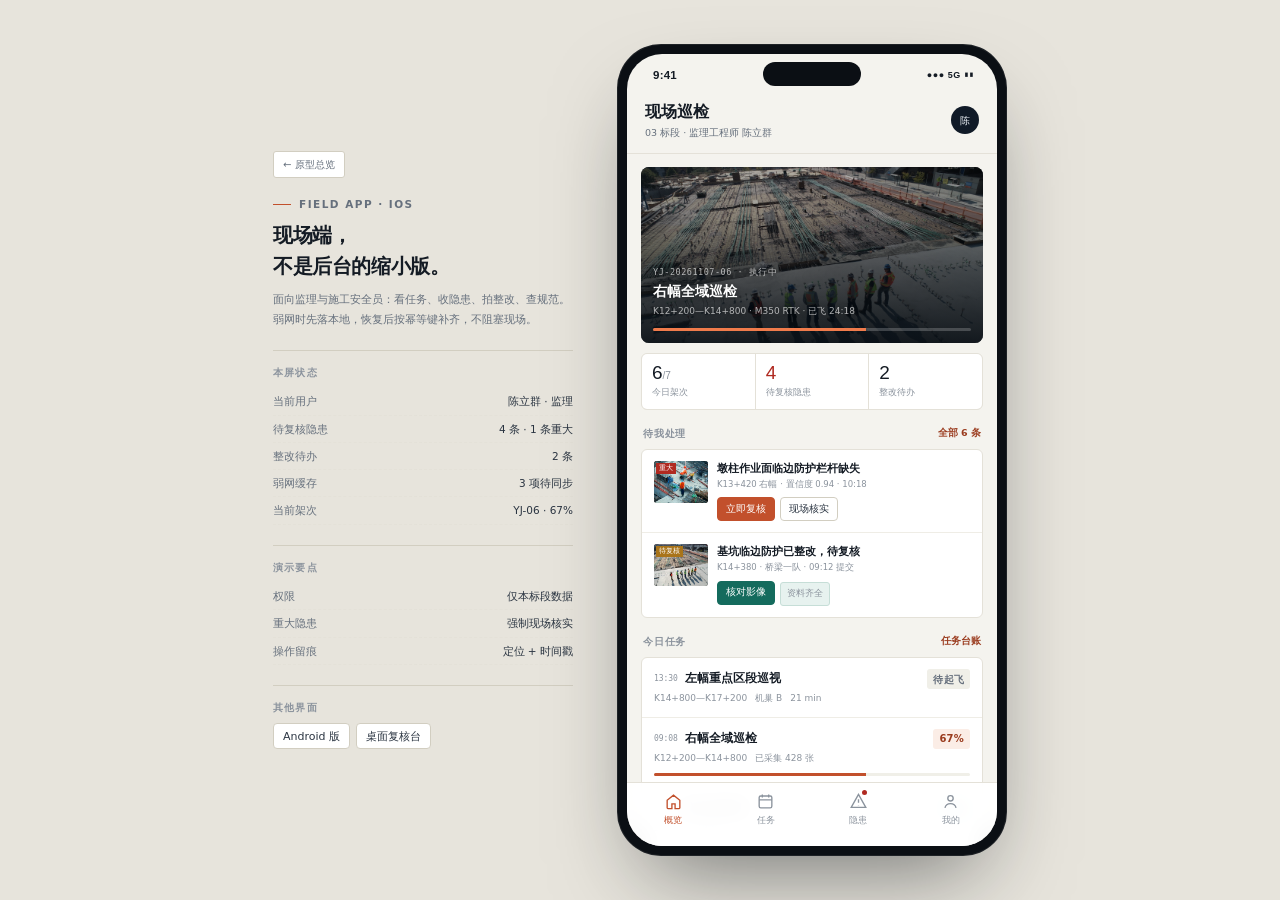
<file: assets/原型与设计/20261107无人机巡检系统V4.0-代码编排版/mobile-ios.html>
<!DOCTYPE html>
<html lang="zh-CN">
<head>
<meta charset="utf-8">
<meta name="viewport" content="width=device-width, initial-scale=1">
<title>现场端 iOS · 无人机工地巡视智能识别系统</title>
<meta name="description" content="监理与施工安全员的现场端：任务、待复核隐患、整改上报与弱网缓存。">
<link rel="stylesheet" href="prototype.css">
</head>
<body class="mobile-page">

<div class="mobile-side">
  <a class="ms-back" href="index.html">← 原型总览</a>
  <div class="kicker" style="margin-top:18px">Field App · iOS</div>
  <h2>现场端，<br>不是后台的缩小版。</h2>
  <p>面向监理与施工安全员：看任务、收隐患、拍整改、查规范。弱网时先落本地，恢复后按幂等键补齐，不阻塞现场。</p>
  <div class="ms-block">
    <h3>本屏状态</h3>
    <div class="ms-row"><span>当前用户</span><b>陈立群 · 监理</b></div>
    <div class="ms-row"><span>待复核隐患</span><b>4 条 · 1 条重大</b></div>
    <div class="ms-row"><span>整改待办</span><b>2 条</b></div>
    <div class="ms-row"><span>弱网缓存</span><b>3 项待同步</b></div>
    <div class="ms-row"><span>当前架次</span><b>YJ-06 · 67%</b></div>
  </div>
  <div class="ms-block">
    <h3>演示要点</h3>
    <div class="ms-row"><span>权限</span><b>仅本标段数据</b></div>
    <div class="ms-row"><span>重大隐患</span><b>强制现场核实</b></div>
    <div class="ms-row"><span>操作留痕</span><b>定位 + 时间戳</b></div>
  </div>
  <div class="ms-block">
    <h3>其他界面</h3>
    <div class="row" style="gap:6px;flex-wrap:wrap">
      <a class="btn btn-sm" href="mobile-android.html">Android 版</a>
      <a class="btn btn-sm" href="web-hazard-review.html">桌面复核台</a>
    </div>
  </div>
</div>

<div class="mobile-stage">
  <div class="mobile-frame">
    <div class="mobile-screen">
      <div class="m-status"><span>9:41</span><span class="sig">●●● 5G ▮▮</span></div>

      <div class="m-head">
        <div>
          <div class="m-title">现场巡检</div>
          <div class="m-sub">03 标段 · 监理工程师 陈立群</div>
        </div>
        <span class="m-avatar">陈</span>
      </div>

      <div class="m-body">
        <div class="m-hero">
          <img src="assets/aerial-site.jpg" alt="右幅巡检任务航拍">
          <div class="mh-k">YJ-20261107-06 · 执行中</div>
          <div class="mh-t">右幅全域巡检</div>
          <div class="mh-m">K12+200—K14+800 · M350 RTK · 已飞 24:18</div>
          <div class="mh-p"><i style="width:67%"></i></div>
        </div>

        <div class="m-kpi mt-10">
          <div><b>6<span style="font-size:10px;color:var(--muted-2)">/7</span></b><span>今日架次</span></div>
          <div><b style="color:var(--red)">4</b><span>待复核隐患</span></div>
          <div><b>2</b><span>整改待办</span></div>
        </div>

        <div class="m-section-title"><span>待我处理</span><a href="web-hazard-review.html">全部 6 条</a></div>
        <div class="m-card">
          <div class="m-list-item" style="padding:11px 12px;border-bottom:1px solid #EFEDE6">
            <div class="m-thumb" style="position:relative">
              <img src="assets/aerial-closeup.jpg" alt="临边防护缺失">
              <span style="position:absolute;left:2px;top:2px;background:var(--red);color:#fff;font-size:7px;padding:0 3px">重大</span>
            </div>
            <div class="m-list-body">
              <b>墩柱作业面临边防护栏杆缺失</b>
              <span>K13+420 右幅 · 置信度 0.94 · 10:18</span>
              <div class="row" style="gap:5px;margin-top:6px">
                <a class="btn btn-sm btn-primary" href="web-hazard-review.html" style="height:24px;padding:0 8px;font-size:9.5px">立即复核</a>
                <a class="btn btn-sm" href="#" style="height:24px;padding:0 8px;font-size:9.5px" data-toast="已标记为现场核实，稍后可在隐患列表继续。">现场核实</a>
              </div>
            </div>
          </div>
          <div class="m-list-item" style="padding:11px 12px;border-bottom:0">
            <div class="m-thumb" style="position:relative">
              <img src="assets/aerial-site.jpg" alt="基坑临边防护">
              <span style="position:absolute;left:2px;top:2px;background:var(--amber);color:#fff;font-size:7px;padding:0 3px">待复核</span>
            </div>
            <div class="m-list-body">
              <b>基坑临边防护已整改，待复核</b>
              <span>K14+380 · 桥梁一队 · 09:12 提交</span>
              <div class="row" style="gap:5px;margin-top:6px">
                <a class="btn btn-sm btn-teal" href="web-hazard-closure.html" style="height:24px;padding:0 8px;font-size:9.5px">核对影像</a>
                <span class="tag tag-teal" style="height:24px;display:inline-flex;align-items:center">资料齐全</span>
              </div>
            </div>
          </div>
        </div>

        <div class="m-section-title"><span>今日任务</span><a href="web-mission-detail.html">任务台账</a></div>
        <div class="m-card">
          <div class="m-task">
            <div class="mt-row"><span class="mono" style="font-size:8px;color:var(--muted-2)">13:30</span><span class="mt-title">左幅重点区段巡视</span><span class="badge badge-draft" style="margin-left:auto">待起飞</span></div>
            <div class="mt-meta"><span>K14+800—K17+200</span><span>机巢 B</span><span>21 min</span></div>
          </div>
          <div class="m-task">
            <div class="mt-row"><span class="mono" style="font-size:8px;color:var(--muted-2)">09:08</span><span class="mt-title">右幅全域巡检</span><span class="badge badge-brand" style="margin-left:auto">67%</span></div>
            <div class="mt-meta"><span>K12+200—K14+800</span><span>已采集 428 张</span></div>
            <div class="mt-bar"><i style="width:67%"></i></div>
          </div>
          <div class="m-task">
            <div class="mt-row"><span class="mono" style="font-size:8px;color:var(--muted-2)">08:15</span><span class="mt-title">取土场专项</span><span class="badge badge-closed" style="margin-left:auto">完成</span></div>
            <div class="mt-meta"><span>3.2 km²</span><span>18 张</span></div>
          </div>
        </div>

        <div class="m-section-title"><span>快捷操作</span></div>
        <div class="m-actions">
          <a class="m-action" href="#" data-toast="已打开整改取证：支持拍照、录像与定位水印。">
            <span class="ma-ico">◉</span><span><b>整改取证</b><span>拍照 / 定位水印</span></span>
          </a>
          <a class="m-action" href="#" data-toast="已调用相机扫描设备二维码。">
            <span class="ma-ico">▣</span><span><b>扫码核验</b><span>设备 / 桩号</span></span>
          </a>
          <a class="m-action" href="web-knowledge.html">
            <span class="ma-ico">?</span><span><b>规范问答</b><span>强制引用来源</span></span>
          </a>
          <a class="m-action" href="#" data-toast="离线影像包已下载（最近 3 个架次，共 86 MB）。">
            <span class="ma-ico">⇩</span><span><b>离线影像</b><span>3 架次 · 已缓存</span></span>
          </a>
        </div>

        <div class="m-note">弱网缓存 3 项待同步 · 恢复后自动上传，重复提交按幂等键去重</div>
        <div style="height:10px"></div>
      </div>

      <nav class="m-tabbar" aria-label="底部导航">
        <a class="m-tab is-on" href="#">
          <svg viewBox="0 0 24 24" fill="none" stroke="currentColor" stroke-width="1.7"><path d="M4 10.5 12 4l8 6.5V20a1 1 0 0 1-1 1h-5v-6H10v6H5a1 1 0 0 1-1-1z"/></svg>
          概览
        </a>
        <a class="m-tab" href="web-mission-detail.html">
          <svg viewBox="0 0 24 24" fill="none" stroke="currentColor" stroke-width="1.7"><rect x="4" y="5" width="16" height="15" rx="2"/><path d="M8 3v4M16 3v4M4 10h16"/></svg>
          任务
        </a>
        <a class="m-tab" href="web-hazard-review.html">
          <span class="m-dot"></span>
          <svg viewBox="0 0 24 24" fill="none" stroke="currentColor" stroke-width="1.7"><path d="M12 3 2.8 19.5h18.4z"/><path d="M12 9v4.5M12 16.5v.2"/></svg>
          隐患
        </a>
        <a class="m-tab" href="web-admin.html">
          <svg viewBox="0 0 24 24" fill="none" stroke="currentColor" stroke-width="1.7"><circle cx="12" cy="8" r="3.4"/><path d="M5 20c.8-3.6 3.5-5.4 7-5.4s6.2 1.8 7 5.4"/></svg>
          我的
        </a>
      </nav>
    </div>
  </div>
</div>

<script src="prototype.js"></script>
</body>
</html>
</file>
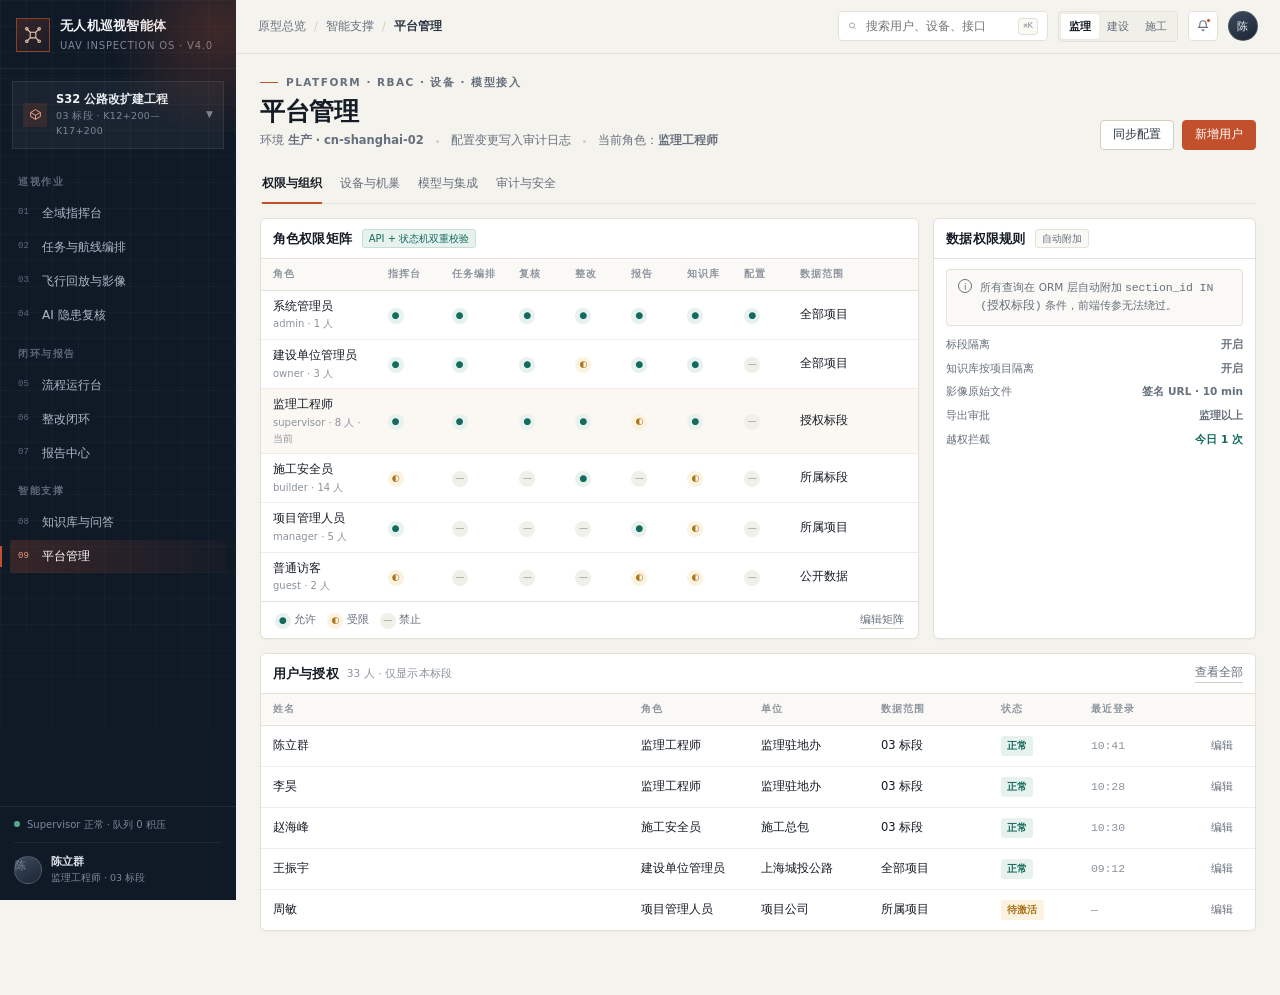
<file: assets/原型与设计/20261107无人机巡检系统V4.0-代码编排版/web-admin.html>
<!DOCTYPE html>
<html lang="zh-CN">
<head>
<meta charset="utf-8">
<meta name="viewport" content="width=device-width, initial-scale=1">
<title>平台管理 · 无人机工地巡视智能识别系统</title>
<meta name="description" content="RBAC 权限、机巢与设备、模型接入、系统集成与审计安全配置。">
<link rel="stylesheet" href="prototype.css">
<style>
  .perm{display:inline-grid;place-items:center;width:16px;height:16px;border-radius:50%;font-size:9px}
  .perm.y{background:var(--teal-soft);color:var(--teal)}
  .perm.n{background:var(--surface-3);color:var(--muted-2)}
  .perm.p{background:var(--amber-soft);color:var(--amber)}
  .admin-tabs{margin-bottom:14px}
  .int-row{display:flex;align-items:center;gap:10px;padding:10px 0;border-bottom:1px solid #EFEDE6}
  .int-row:last-child{border-bottom:0}
  .int-ico{width:30px;height:30px;flex:none;display:grid;place-items:center;border:1px solid var(--line);background:var(--surface-2);font-family:var(--font-mono);font-size:9px;color:var(--muted)}
  .int-body{flex:1;min-width:0}
  .int-body b{display:block;font-size:11px;font-weight:600}
  .int-body span{display:block;font-size:9.5px;color:var(--muted-2);margin-top:2px}
</style>
</head>
<body class="app" data-role="supervisor">

<aside class="sidebar">
  <a class="brand" href="index.html">
    <span class="brand-mark">
      <svg viewBox="0 0 24 24" fill="none" stroke="currentColor" stroke-width="1.3" stroke-linecap="round">
        <path d="M8.4 8.4 5 5M15.6 8.4 19 5M8.4 15.6 5 19M15.6 15.6 19 19"/>
        <rect x="8.6" y="8.6" width="6.8" height="6.8" rx="1.1"/>
        <circle cx="4.6" cy="4.6" r="1.5"/><circle cx="19.4" cy="4.6" r="1.5"/>
        <circle cx="4.6" cy="19.4" r="1.5"/><circle cx="19.4" cy="19.4" r="1.5"/>
      </svg>
    </span>
    <span class="brand-text"><strong>无人机巡视智能体</strong><span>UAV INSPECTION OS · V4.0</span></span>
  </a>
  <div class="project-switch">
    <span class="ps-icon"><svg width="13" height="13" viewBox="0 0 16 16" fill="none" stroke="currentColor" stroke-width="1.2"><path d="M2 5.5 8 2l6 3.5v5L8 14l-6-3.5z"/><path d="M2 5.5 8 9l6-3.5M8 9v5"/></svg></span>
    <span class="ps-text"><b>S32 公路改扩建工程</b><span>03 标段 · K12+200—K17+200</span></span>
    <span class="ps-caret">▼</span>
  </div>
  <nav class="nav">
    <div class="nav-label">巡视作业</div>
    <a class="nav-item" id="nav-command" href="web-command-center.html"><span class="no">01</span>全域指挥台</a>
    <a class="nav-item" id="nav-plan" href="web-mission-plan.html"><span class="no">02</span>任务与航线编排</a>
    <a class="nav-item" id="nav-detail" href="web-mission-detail.html"><span class="no">03</span>飞行回放与影像</a>
    <a class="nav-item" id="nav-review" href="web-hazard-review.html"><span class="no">04</span>AI 隐患复核<span class="nav-dot"></span></a>
    <div class="nav-label">闭环与报告</div>
    <a class="nav-item" id="nav-process" href="web-process-monitor.html"><span class="no">05</span>流程运行台<span class="nav-dot"></span></a>
    <a class="nav-item" id="nav-closure" href="web-hazard-closure.html"><span class="no">06</span>整改闭环</a>
    <a class="nav-item" id="nav-reports" href="web-reports.html"><span class="no">07</span>报告中心</a>
    <div class="nav-label">智能支撑</div>
    <a class="nav-item" id="nav-knowledge" href="web-knowledge.html"><span class="no">08</span>知识库与问答</a>
    <a class="nav-item" id="nav-admin" href="web-admin.html"><span class="no">09</span>平台管理</a>
  </nav>
  <div class="side-foot">
    <div class="sys-state"><span class="pulse"></span>Supervisor 正常 · 队列 0 积压</div>
    <div class="side-user"><span class="avatar">陈</span><div><b>陈立群</b><span>监理工程师 · 03 标段</span></div></div>
  </div>
</aside>

<div class="main">
  <header class="topbar">
    <div class="crumb"><a href="index.html">原型总览</a><span class="sep">/</span><span>智能支撑</span><span class="sep">/</span><b>平台管理</b></div>
    <div class="topbar-right">
      <label class="search"><svg width="12" height="12" viewBox="0 0 16 16" fill="none" stroke="currentColor" stroke-width="1.4"><circle cx="7" cy="7" r="4.4"/><path d="m10.5 10.5 3 3"/></svg><input placeholder="搜索用户、设备、接口"><kbd>⌘K</kbd></label>
      <div class="role-switch"><button data-role-btn="supervisor" class="is-on">监理</button><button data-role-btn="owner">建设</button><button data-role-btn="builder">施工</button></div>
      <button class="icon-btn" aria-label="通知"><svg width="14" height="14" viewBox="0 0 16 16" fill="none" stroke="currentColor" stroke-width="1.3"><path d="M8 2a3.5 3.5 0 0 1 3.5 3.5c0 3 1.2 4 1.2 4H3.3s1.2-1 1.2-4A3.5 3.5 0 0 1 8 2Z"/><path d="M6.6 12a1.5 1.5 0 0 0 2.8 0"/></svg><span class="dot"></span></button>
      <span class="avatar">陈</span>
    </div>
  </header>

  <main class="page">
    <div class="page-head">
      <div class="page-head-main">
        <div class="kicker">Platform · RBAC · 设备 · 模型接入</div>
        <h1>平台管理</h1>
        <div class="sub">
          <span>环境 <b>生产 · cn-shanghai-02</b></span><span class="dot"></span>
          <span>配置变更写入审计日志</span><span class="dot"></span>
          <span>当前角色：<b id="roleLabel">监理工程师</b></span>
        </div>
      </div>
      <div class="page-actions">
        <button class="btn" data-toast="配置已同步至测试环境，生产发布需二次确认。">同步配置</button>
        <button class="btn btn-primary" data-modal="userModal">新增用户</button>
      </div>
    </div>

    <div class="tabs admin-tabs" data-tab-group="admin">
      <button class="is-on" data-tab="perm">权限与组织</button>
      <button data-tab="device">设备与机巢</button>
      <button data-tab="model">模型与集成</button>
      <button data-tab="security">审计与安全</button>
    </div>

    <!-- 权限 -->
    <div data-tab-panel="perm" data-tab-scope="admin">
      <div class="grid">
        <section class="panel span-8">
          <div class="panel-head tight"><div class="panel-title">角色权限矩阵</div><span class="tag tag-teal">API + 状态机双重校验</span></div>
          <table class="table table-compact">
            <thead><tr><th>角色</th><th style="width:64px">指挥台</th><th style="width:64px">任务编排</th><th style="width:56px">复核</th><th style="width:56px">整改</th><th style="width:56px">报告</th><th style="width:56px">知识库</th><th style="width:56px">配置</th><th style="width:130px">数据范围</th></tr></thead>
            <tbody>
              <tr><td><div class="t-main">系统管理员</div><div class="t-sub">admin · 1 人</div></td><td><span class="perm y">●</span></td><td><span class="perm y">●</span></td><td><span class="perm y">●</span></td><td><span class="perm y">●</span></td><td><span class="perm y">●</span></td><td><span class="perm y">●</span></td><td><span class="perm y">●</span></td><td class="small">全部项目</td></tr>
              <tr><td><div class="t-main">建设单位管理员</div><div class="t-sub">owner · 3 人</div></td><td><span class="perm y">●</span></td><td><span class="perm y">●</span></td><td><span class="perm y">●</span></td><td><span class="perm p">◐</span></td><td><span class="perm y">●</span></td><td><span class="perm y">●</span></td><td><span class="perm n">—</span></td><td class="small">全部项目</td></tr>
              <tr style="background:#FBF8F3"><td><div class="t-main">监理工程师</div><div class="t-sub">supervisor · 8 人 · 当前</div></td><td><span class="perm y">●</span></td><td><span class="perm y">●</span></td><td><span class="perm y">●</span></td><td><span class="perm y">●</span></td><td><span class="perm p">◐</span></td><td><span class="perm y">●</span></td><td><span class="perm n">—</span></td><td class="small">授权标段</td></tr>
              <tr><td><div class="t-main">施工安全员</div><div class="t-sub">builder · 14 人</div></td><td><span class="perm p">◐</span></td><td><span class="perm n">—</span></td><td><span class="perm n">—</span></td><td><span class="perm y">●</span></td><td><span class="perm n">—</span></td><td><span class="perm p">◐</span></td><td><span class="perm n">—</span></td><td class="small">所属标段</td></tr>
              <tr><td><div class="t-main">项目管理人员</div><div class="t-sub">manager · 5 人</div></td><td><span class="perm y">●</span></td><td><span class="perm n">—</span></td><td><span class="perm n">—</span></td><td><span class="perm n">—</span></td><td><span class="perm y">●</span></td><td><span class="perm p">◐</span></td><td><span class="perm n">—</span></td><td class="small">所属项目</td></tr>
              <tr><td><div class="t-main">普通访客</div><div class="t-sub">guest · 2 人</div></td><td><span class="perm p">◐</span></td><td><span class="perm n">—</span></td><td><span class="perm n">—</span></td><td><span class="perm n">—</span></td><td><span class="perm p">◐</span></td><td><span class="perm p">◐</span></td><td><span class="perm n">—</span></td><td class="small">公开数据</td></tr>
            </tbody>
          </table>
          <div class="panel-foot"><span><span class="perm y" style="display:inline-grid">●</span> 允许　<span class="perm p" style="display:inline-grid">◐</span> 受限　<span class="perm n" style="display:inline-grid">—</span> 禁止</span><a class="link-quiet" style="margin-left:auto" href="#" data-toast="权限变更需管理员二次确认并留痕。">编辑矩阵</a></div>
        </section>

        <section class="panel span-4">
          <div class="panel-head tight"><div class="panel-title">数据权限规则</div><span class="tag">自动附加</span></div>
          <div class="panel-body tight" style="font-size:10.5px;color:var(--muted);line-height:1.7">
            <div class="note"><span class="n-ico">i</span><span>所有查询在 ORM 层自动附加 <span class="mono">section_id IN (授权标段)</span> 条件，前端传参无法绕过。</span></div>
            <div class="stack-6 mt-10">
              <div class="row between"><span>标段隔离</span><b>开启</b></div>
              <div class="row between"><span>知识库按项目隔离</span><b>开启</b></div>
              <div class="row between"><span>影像原始文件</span><b>签名 URL · 10 min</b></div>
              <div class="row between"><span>导出审批</span><b>监理以上</b></div>
              <div class="row between"><span>越权拦截</span><b style="color:var(--teal)">今日 1 次</b></div>
            </div>
          </div>
        </section>

        <section class="panel flush span-12">
          <div class="panel-head tight"><div class="panel-title">用户与授权 <span class="panel-sub">33 人 · 仅显示本标段</span></div><div class="panel-tools"><a class="small link-quiet" href="#">查看全部</a></div></div>
          <table class="table table-compact">
            <thead><tr><th>姓名</th><th style="width:120px">角色</th><th style="width:120px">单位</th><th style="width:120px">数据范围</th><th style="width:90px">状态</th><th style="width:110px">最近登录</th><th style="width:52px"></th></tr></thead>
            <tbody>
              <tr><td class="t-main">陈立群</td><td>监理工程师</td><td>监理驻地办</td><td>03 标段</td><td><span class="badge badge-closed">正常</span></td><td class="mono muted-2">10:41</td><td><a class="btn btn-sm btn-quiet" href="#" data-toast="已打开用户授权详情。">编辑</a></td></tr>
              <tr><td class="t-main">李昊</td><td>监理工程师</td><td>监理驻地办</td><td>03 标段</td><td><span class="badge badge-closed">正常</span></td><td class="mono muted-2">10:28</td><td><a class="btn btn-sm btn-quiet" href="#" data-toast="已打开用户授权详情。">编辑</a></td></tr>
              <tr><td class="t-main">赵海峰</td><td>施工安全员</td><td>施工总包</td><td>03 标段</td><td><span class="badge badge-closed">正常</span></td><td class="mono muted-2">10:30</td><td><a class="btn btn-sm btn-quiet" href="#" data-toast="已打开用户授权详情。">编辑</a></td></tr>
              <tr><td class="t-main">王振宇</td><td>建设单位管理员</td><td>上海城投公路</td><td>全部项目</td><td><span class="badge badge-closed">正常</span></td><td class="mono muted-2">09:12</td><td><a class="btn btn-sm btn-quiet" href="#" data-toast="已打开用户授权详情。">编辑</a></td></tr>
              <tr><td class="t-main">周敏</td><td>项目管理人员</td><td>项目公司</td><td>所属项目</td><td><span class="badge badge-pending">待激活</span></td><td class="mono muted-2">—</td><td><a class="btn btn-sm btn-quiet" href="#" data-toast="已重发激活邀请。">编辑</a></td></tr>
            </tbody>
          </table>
        </section>
      </div>
    </div>

    <!-- 设备 -->
    <div data-tab-panel="device" data-tab-scope="admin" hidden>
      <div class="grid">
        <section class="panel span-8">
          <div class="panel-head tight"><div class="panel-title">机巢与飞行器</div><span class="badge badge-closed"><i></i>4 在线</span><div class="panel-tools"><button class="btn btn-sm" data-modal="deviceModal">接入设备</button></div></div>
          <table class="table">
            <thead><tr><th>设备</th><th style="width:110px">型号</th><th style="width:120px">位置</th><th style="width:90px">状态</th><th style="width:90px">电量 / 舱温</th><th style="width:90px">最近任务</th><th style="width:48px"></th></tr></thead>
            <tbody>
              <tr><td><div class="t-main">机巢 A · 03 标段驻地</div><div class="t-sub">NEST-03-A · 固件 4.2.1</div></td><td class="mono">DJI Dock 2</td><td class="mono">K12+200</td><td><span class="badge badge-closed">待命</span></td><td>— / 26℃</td><td class="mono muted-2">09:08</td><td><a class="btn btn-sm btn-quiet" href="#" data-toast="已打开机巢实时舱内画面。">查看</a></td></tr>
              <tr><td><div class="t-main">机巢 B · 取土场</div><div class="t-sub">NEST-03-B · 固件 4.2.1</div></td><td class="mono">DJI Dock 2</td><td class="mono">K12+680</td><td><span class="badge badge-closed">待命</span></td><td>82% / 28℃</td><td class="mono muted-2">10:38</td><td><a class="btn btn-sm btn-quiet" href="#" data-toast="已打开机巢实时舱内画面。">查看</a></td></tr>
              <tr><td><div class="t-main">M350 RTK · YJ-06</div><div class="t-sub">UAV-03-006 · 桨叶 128 h</div></td><td class="mono">M350 RTK</td><td class="mono">空中</td><td><span class="badge badge-brand">作业中</span></td><td>31% / —</td><td class="mono muted-2">执行中</td><td><a class="btn btn-sm btn-quiet" href="web-mission-detail.html">回放</a></td></tr>
              <tr><td><div class="t-main">M300 RTK · 备用</div><div class="t-sub">UAV-03-002 · 桨叶 86 h</div></td><td class="mono">M300 RTK</td><td class="mono">机巢 A</td><td><span class="badge badge-closed">待命</span></td><td>96% / —</td><td class="mono muted-2">11-06</td><td><a class="btn btn-sm btn-quiet" href="#" data-toast="已打开设备维保记录。">查看</a></td></tr>
              <tr><td><div class="t-main">固定摄像头 · 12 路</div><div class="t-sub">工地出入口 / 材料堆场</div></td><td class="mono">RTSP</td><td class="mono">03 标段</td><td><span class="badge badge-closed">在线</span></td><td>— / —</td><td class="mono muted-2">持续</td><td><a class="btn btn-sm btn-quiet" href="#" data-toast="已打开固定摄像头画面墙。">查看</a></td></tr>
            </tbody>
          </table>
          <div class="panel-foot"><span>支持大疆、纵横、普宙等主流品牌；机巢自动换电/充电，弱网断点续传。</span><a class="link-quiet" style="margin-left:auto" href="#" data-toast="已进入设备接入向导。">接入向导</a></div>
        </section>

        <aside class="col span-4">
          <section class="panel">
            <div class="panel-head tight"><div class="panel-title">机巢运行状态</div><span class="badge badge-closed">正常</span></div>
            <div class="panel-body tight">
              <div class="map-mini" style="height:150px">
                <img src="assets/aerial-site.jpg" alt="机巢位置示意">
                <span class="mm-tag">NEST-03-A / B</span>
                <span class="mm-note">舱门关闭 · 网络 4G<br>UPS 正常 · 无告警</span>
              </div>
              <dl class="kv mt-10">
                <dt>自动任务</dt><dd>已编排 7 架次/日</dd>
                <dt>换电/充电</dt><dd>自动 · 平均 38 min</dd>
                <dt>环境监测</dt><dd>风速 2.8 m/s</dd>
                <dt>远程调试</dt><dd>支持 OTA</dd>
              </dl>
            </div>
          </section>
          <section class="panel">
            <div class="panel-head tight"><div class="panel-title">载荷与维保</div></div>
            <div class="panel-body tight stack-6" style="font-size:10.5px;color:var(--muted)">
              <div class="row between"><span>可见光 · 2000 万</span><b style="color:var(--ink-2)">正常</b></div>
              <div class="row between"><span>热红外 · 640×512</span><b style="color:var(--ink-2)">正常</b></div>
              <div class="row between"><span>LiDAR</span><b style="color:var(--amber)">校准待做</b></div>
              <div class="row between"><span>下次年检</span><b>2026-12-15</b></div>
              <div class="note mt-6"><span class="n-ico">i</span><span>设备状态异常会阻断任务下发，需管理员确认后才能恢复。</span></div>
            </div>
          </section>
        </aside>
      </div>
    </div>

    <!-- 模型 -->
    <div data-tab-panel="model" data-tab-scope="admin" hidden>
      <div class="grid">
        <section class="panel span-7">
          <div class="panel-head tight"><div class="panel-title">模型配置 <span class="panel-sub">OpenAI 兼容</span></div><span class="badge badge-closed">云端 Token Plan</span></div>
          <table class="table table-compact">
            <thead><tr><th>用途</th><th>当前模型</th><th style="width:100px">备选</th><th style="width:80px">状态</th><th style="width:90px">今日用量</th></tr></thead>
            <tbody>
              <tr><td class="t-main">主力 LLM</td><td class="mono">qwen-plus</td><td class="mono small">glm-4</td><td><span class="badge badge-closed">正常</span></td><td class="mono">1.24M tok</td></tr>
              <tr><td class="t-main">Embedding</td><td class="mono">text-embedding-v3</td><td class="mono small">bge-large-zh</td><td><span class="badge badge-closed">正常</span></td><td class="mono">86K tok</td></tr>
              <tr><td class="t-main">Rerank</td><td class="mono">gte-rerank</td><td class="mono small">bge-reranker</td><td><span class="badge badge-closed">正常</span></td><td class="mono">2.1K 次</td></tr>
              <tr><td class="t-main">视觉识别</td><td class="mono">hazard-vision v2.3.1</td><td class="mono small">客户现有 API</td><td><span class="badge badge-closed">正常</span></td><td class="mono">428 张</td></tr>
            </tbody>
          </table>
          <div class="panel-body tight" style="border-top:1px solid var(--line)">
            <div class="note"><span class="n-ico">i</span><span>模型切换仅修改配置，不影响 Worker 业务代码；云端阶段要求服务商承诺数据不用于训练。</span></div>
            <div class="form-grid mt-10">
              <div class="field"><label>API Base</label><input class="input" value="https://dashscope.aliyuncs.com/compatible-mode/v1"></div>
              <div class="field"><label>超时 / 重试</label><input class="input" value="30s / 2 次 · 指数退避"></div>
              <div class="field"><label>并发闸门</label><input class="input" value="12 并发 · 熔断 5 次/60s"></div>
              <div class="field"><label>用量记账</label><input class="input" value="按 Worker / 项目 双维度"></div>
            </div>
          </div>
        </section>

        <section class="panel span-5">
          <div class="panel-head tight"><div class="panel-title">外部系统集成</div><span class="small muted-2">6 / 6 已连通</span></div>
          <div class="panel-body tight">
            <div class="int-row"><span class="int-ico">UAV</span><div class="int-body"><b>无人机管控平台</b><span>航线下发 · 飞行状态 · Webhook</span></div><span class="badge badge-closed">正常</span></div>
            <div class="int-row"><span class="int-ico">IMG</span><div class="int-body"><b>影像管理系统</b><span>影像检索 · 原图下载 · 归档</span></div><span class="badge badge-closed">正常</span></div>
            <div class="int-row"><span class="int-ico">LEDG</span><div class="int-body"><b>隐患台账系统</b><span>隐患增查改 · 工单派发</span></div><span class="badge badge-closed">正常</span></div>
            <div class="int-row"><span class="int-ico">MSG</span><div class="int-body"><b>企业微信</b><span>复核通知 · 超时提醒</span></div><span class="badge badge-closed">正常</span></div>
            <div class="int-row"><span class="int-ico">GOV</span><div class="int-body"><b>监管平台</b><span>数据上报 · 信息共享</span></div><span class="badge badge-pending">联调中</span></div>
            <div class="int-row"><span class="int-ico">BIM</span><div class="int-body"><b>BIM / 数字孪生</b><span>模型映射 · 桩号关联</span></div><span class="badge badge-draft">待接入</span></div>
          </div>
        </section>

        <section class="panel span-12">
          <div class="panel-head tight"><div class="panel-title">部署与运行</div><span class="tag tag-teal">容器化</span><div class="panel-tools"><span class="small muted-2">私有化迁移：仅需切换模型地址与数据导出</span></div></div>
          <div class="grid" style="grid-template-columns:repeat(4,1fr);gap:0">
            <div class="param" style="border:0;border-right:1px solid var(--line);background:none;border-radius:0"><span>FastAPI 副本</span><b>3<em>个 · 健康</em></b></div>
            <div class="param" style="border:0;border-right:1px solid var(--line);background:none;border-radius:0"><span>Celery Worker</span><b>8<em>个 · 队列 0</em></b></div>
            <div class="param" style="border:0;border-right:1px solid var(--line);background:none;border-radius:0"><span>PostgreSQL</span><b>15<em>· 主从</em></b></div>
            <div class="param" style="border:0;background:none;border-radius:0"><span>向量库</span><b>Milvus<em>· HNSW</em></b></div>
          </div>
        </section>
      </div>
    </div>

    <!-- 审计 -->
    <div data-tab-panel="security" data-tab-scope="admin" hidden>
      <div class="grid">
        <section class="panel span-8">
          <div class="panel-head tight"><div class="panel-title">审计日志 <span class="panel-sub">仅追加 · 保留 6 个月</span></div><div class="panel-tools"><button class="btn btn-sm" data-toast="已导出近 7 日审计日志（CSV，含哈希校验）。">导出</button></div></div>
          <table class="table table-compact">
            <thead><tr><th style="width:96px">时间</th><th style="width:90px">操作人</th><th>操作</th><th style="width:132px">对象</th><th style="width:100px">IP</th><th style="width:64px">结果</th></tr></thead>
            <tbody>
              <tr><td class="mono">11-07 10:42</td><td>陈立群</td><td>查看隐患复核详情</td><td class="mono">YH-…-018</td><td class="mono">10.21.6.44</td><td><span class="badge badge-closed">成功</span></td></tr>
              <tr><td class="mono">11-07 10:30</td><td>赵海峰</td><td>越权访问 02 标段隐患列表</td><td class="mono">02 标段</td><td class="mono">10.21.8.12</td><td><span class="badge badge-major">拒绝</span></td></tr>
              <tr><td class="mono">11-07 10:28</td><td>admin</td><td>修改 Worker 并发上限 8→12</td><td class="mono">hazard-worker</td><td class="mono">10.21.1.8</td><td><span class="badge badge-closed">成功</span></td></tr>
              <tr><td class="mono">11-07 09:16</td><td>陈立群</td><td>提交整改复核意见</td><td class="mono">YH-…-026</td><td class="mono">10.21.6.44</td><td><span class="badge badge-closed">成功</span></td></tr>
              <tr><td class="mono">11-07 06:30</td><td>system</td><td>知识库索引重建 <span class="mono muted-2">1,284 条</span></td><td class="mono">kb-law</td><td class="mono">—</td><td><span class="badge badge-closed">成功</span></td></tr>
              <tr><td class="mono">11-06 21:12</td><td>王振宇</td><td>导出全项目隐患统计</td><td class="mono">report/stat</td><td class="mono">10.21.2.19</td><td><span class="badge badge-closed">成功 · 已审批</span></td></tr>
            </tbody>
          </table>
          <div class="panel-foot"><span>日志带哈希链，任何修改都会导致校验失败；支持按实例、用户、操作类型检索。</span></div>
        </section>

        <aside class="col span-4">
          <section class="panel">
            <div class="panel-head tight"><div class="panel-title">数据安全</div><span class="tag">三级分类</span></div>
            <div class="panel-body tight stack-6" style="font-size:10.5px;color:var(--muted)">
              <div class="row between"><span>传输加密</span><b>TLS 1.3</b></div>
              <div class="row between"><span>存储加密</span><b>AES-256</b></div>
              <div class="row between"><span>核心数据上云</span><b style="color:var(--red)">禁止</b></div>
              <div class="row between"><span>敏感字段脱敏</span><b>手机号 / 身份证</b></div>
              <div class="row between"><span>导出水印</span><b>用户名 + 时间</b></div>
              <div class="row between"><span>会话超时</span><b>30 min</b></div>
            </div>
          </section>
          <section class="panel">
            <div class="panel-head tight"><div class="panel-title">安全告警</div><span class="badge badge-major">1 条</span></div>
            <div class="panel-body tight">
              <div class="note danger"><span class="n-ico">!</span><span><b>越权访问尝试：</b>10:30 施工安全员赵海峰请求 02 标段隐患列表，已被 RBAC 中间件拦截，并通知管理员。</span></div>
              <div class="note mt-10"><span class="n-ico">i</span><span>提示词注入、敏感内容与异常频率拦截均记录在模型调用日志中。</span></div>
            </div>
          </section>
        </aside>
      </div>
    </div>
  </main>
</div>

<div class="modal-mask" id="userModal">
  <div class="modal">
    <div class="modal-head"><div><h3>新增用户</h3><p>账号将通过企业 SSO 激活，权限按角色与标段授予。</p></div><button class="x" data-close aria-label="关闭">×</button></div>
    <div class="modal-body">
      <div class="form-grid">
        <div class="field"><label>姓名 <span class="req">*</span></label><input class="input" placeholder="请输入姓名"></div>
        <div class="field"><label>手机号 <span class="req">*</span></label><input class="input" placeholder="用于接收整改通知"></div>
        <div class="field"><label>角色</label><select class="select"><option>监理工程师</option><option>建设单位管理员</option><option>施工安全员</option><option>项目管理人员</option></select></div>
        <div class="field"><label>数据范围</label><select class="select"><option>03 标段</option><option>全部项目</option><option>所属项目</option></select></div>
      </div>
      <div class="note mt-14"><span class="n-ico">i</span><span>用户创建、角色变更与授权回收全部写入审计日志。</span></div>
    </div>
    <div class="modal-foot"><button class="btn" data-close>取消</button><button class="btn btn-primary" data-close data-toast="用户已创建，激活邀请已发送。">创建并邀请</button></div>
  </div>
</div>

<div class="modal-mask" id="deviceModal">
  <div class="modal">
    <div class="modal-head"><div><h3>接入设备</h3><p>支持主流品牌机巢与无人机，接入后自动同步设备档案。</p></div><button class="x" data-close aria-label="关闭">×</button></div>
    <div class="modal-body">
      <div class="form-grid">
        <div class="field"><label>设备类型</label><select class="select"><option>自动机巢</option><option>多旋翼无人机</option><option>垂起固定翼</option><option>固定摄像头</option></select></div>
        <div class="field"><label>品牌</label><select class="select"><option>大疆 DJI</option><option>纵横</option><option>普宙</option><option>其他</option></select></div>
        <div class="field"><label>设备序列号</label><input class="input" placeholder="SN / 设备编码"></div>
        <div class="field"><label>所属标段</label><select class="select"><option>03 标段</option><option>02 标段</option></select></div>
      </div>
      <div class="note mt-14"><span class="n-ico">i</span><span>接入前需完成空域备案与设备实名登记，系统会校验备案编号。</span></div>
    </div>
    <div class="modal-foot"><button class="btn" data-close>取消</button><button class="btn btn-primary" data-close data-toast="设备已接入，正在同步固件与载荷信息。">确认接入</button></div>
  </div>
</div>

<script src="prototype.js"></script>
</body>
</html>
</file>
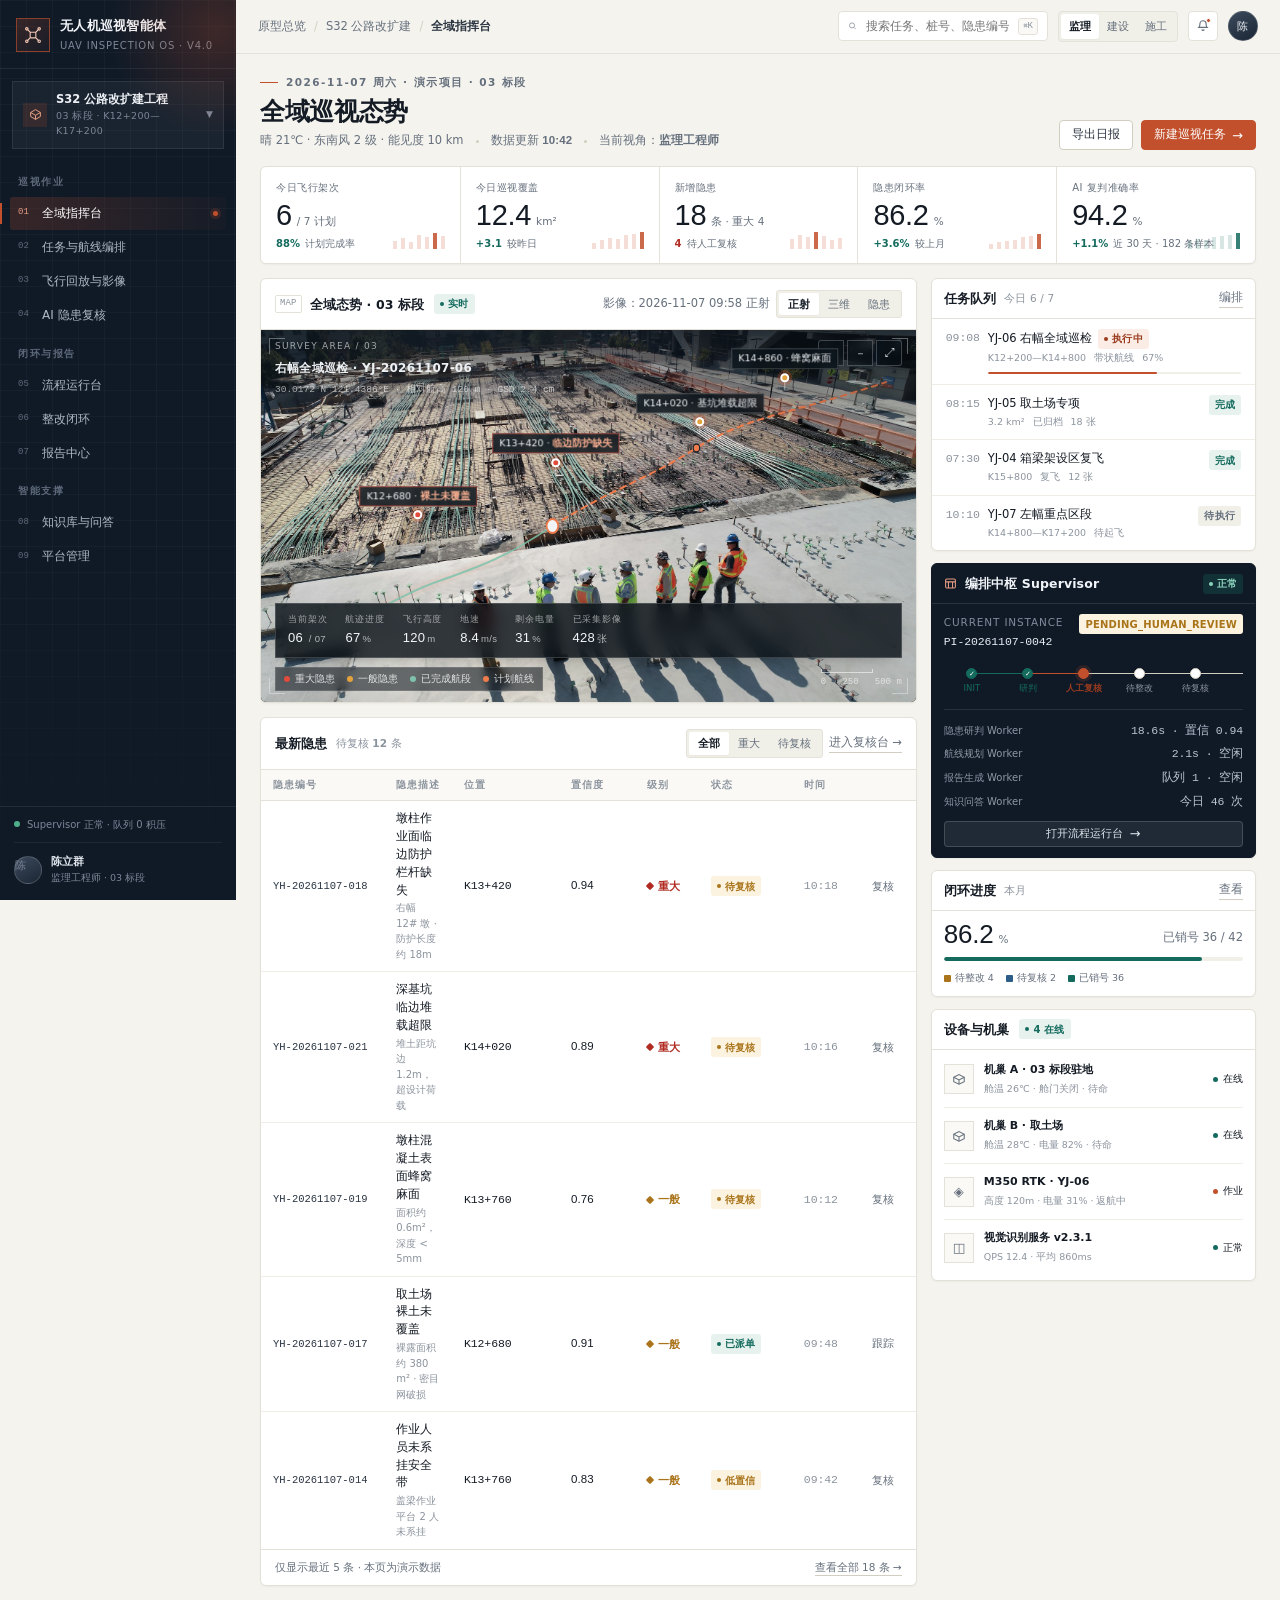
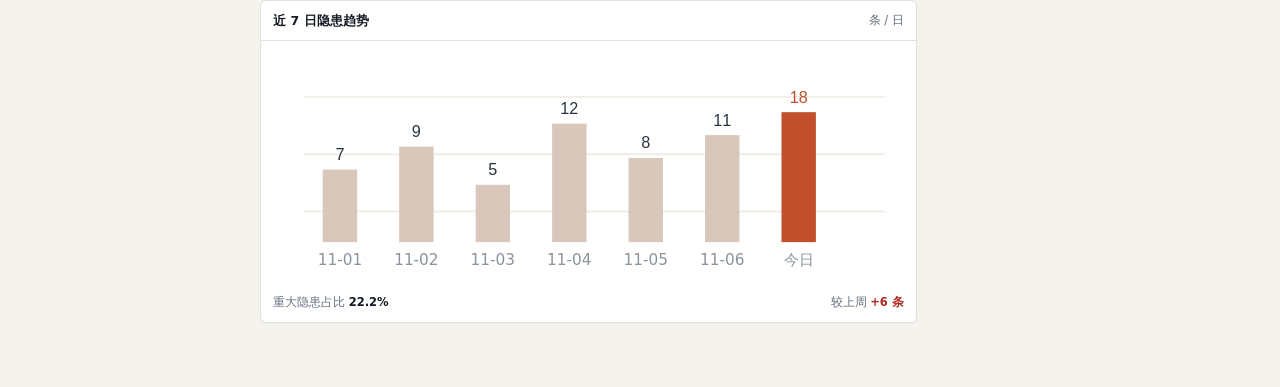
<file: assets/原型与设计/20261107无人机巡检系统V4.0-代码编排版/web-command-center.html>
﻿<!DOCTYPE html>
<html lang="zh-CN">
<head>
<meta charset="utf-8">
<meta name="viewport" content="width=device-width, initial-scale=1">
<title>全域巡视态势 · 无人机工地巡视智能识别系统</title>
<meta name="description" content="S32 公路改扩建工程 03 标段全域巡视态势：任务、隐患、机巢与编排中枢状态。">
<link rel="stylesheet" href="prototype.css">
</head>
<body class="app" data-role="supervisor">

<aside class="sidebar">
  <a class="brand" href="index.html">
    <span class="brand-mark">
      <svg viewBox="0 0 24 24" fill="none" stroke="currentColor" stroke-width="1.3" stroke-linecap="round">
        <path d="M8.4 8.4 5 5M15.6 8.4 19 5M8.4 15.6 5 19M15.6 15.6 19 19"/>
        <rect x="8.6" y="8.6" width="6.8" height="6.8" rx="1.1"/>
        <circle cx="4.6" cy="4.6" r="1.5"/><circle cx="19.4" cy="4.6" r="1.5"/>
        <circle cx="4.6" cy="19.4" r="1.5"/><circle cx="19.4" cy="19.4" r="1.5"/>
      </svg>
    </span>
    <span class="brand-text"><strong>无人机巡视智能体</strong><span>UAV INSPECTION OS · V4.0</span></span>
  </a>

  <div class="project-switch">
    <span class="ps-icon">
      <svg width="13" height="13" viewBox="0 0 16 16" fill="none" stroke="currentColor" stroke-width="1.2"><path d="M2 5.5 8 2l6 3.5v5L8 14l-6-3.5z"/><path d="M2 5.5 8 9l6-3.5M8 9v5"/></svg>
    </span>
    <span class="ps-text"><b>S32 公路改扩建工程</b><span>03 标段 · K12+200—K17+200</span></span>
    <span class="ps-caret">▼</span>
  </div>

  <nav class="nav">
    <div class="nav-label">巡视作业</div>
    <a class="nav-item" id="nav-command" href="web-command-center.html"><span class="no">01</span>全域指挥台<span class="nav-dot"></span></a>
    <a class="nav-item" id="nav-plan" href="web-mission-plan.html"><span class="no">02</span>任务与航线编排</a>
    <a class="nav-item" id="nav-detail" href="web-mission-detail.html"><span class="no">03</span>飞行回放与影像</a>
    <a class="nav-item" id="nav-review" href="web-hazard-review.html"><span class="no">04</span>AI 隐患复核<span class="nav-dot"></span></a>
    <div class="nav-label">闭环与报告</div>
    <a class="nav-item" id="nav-process" href="web-process-monitor.html"><span class="no">05</span>流程运行台<span class="nav-dot"></span></a>
    <a class="nav-item" id="nav-closure" href="web-hazard-closure.html"><span class="no">06</span>整改闭环</a>
    <a class="nav-item" id="nav-reports" href="web-reports.html"><span class="no">07</span>报告中心</a>
    <div class="nav-label">智能支撑</div>
    <a class="nav-item" id="nav-knowledge" href="web-knowledge.html"><span class="no">08</span>知识库与问答</a>
    <a class="nav-item" id="nav-admin" href="web-admin.html"><span class="no">09</span>平台管理</a>
  </nav>

  <div class="side-foot">
    <div class="sys-state"><span class="pulse"></span>Supervisor 正常 · 队列 0 积压</div>
    <div class="side-user">
      <span class="avatar">陈</span>
      <div><b>陈立群</b><span>监理工程师 · 03 标段</span></div>
    </div>
  </div>
</aside>

<div class="main">
  <header class="topbar">
    <div class="crumb">
      <a href="index.html">原型总览</a><span class="sep">/</span>
      <span>S32 公路改扩建</span><span class="sep">/</span>
      <b>全域指挥台</b>
    </div>
    <div class="topbar-right">
      <label class="search">
        <svg width="12" height="12" viewBox="0 0 16 16" fill="none" stroke="currentColor" stroke-width="1.4"><circle cx="7" cy="7" r="4.4"/><path d="m10.5 10.5 3 3"/></svg>
        <input placeholder="搜索任务、桩号、隐患编号">
        <kbd>⌘K</kbd>
      </label>
      <div class="role-switch" role="group" aria-label="切换角色视角">
        <button data-role-btn="supervisor" class="is-on">监理</button>
        <button data-role-btn="owner">建设</button>
        <button data-role-btn="builder">施工</button>
      </div>
      <button class="icon-btn" aria-label="通知">
        <svg width="14" height="14" viewBox="0 0 16 16" fill="none" stroke="currentColor" stroke-width="1.3"><path d="M8 2a3.5 3.5 0 0 1 3.5 3.5c0 3 1.2 4 1.2 4H3.3s1.2-1 1.2-4A3.5 3.5 0 0 1 8 2Z"/><path d="M6.6 12a1.5 1.5 0 0 0 2.8 0"/></svg>
        <span class="dot"></span>
      </button>
      <span class="avatar">陈</span>
    </div>
  </header>

  <main class="page">
    <div class="page-head">
      <div class="page-head-main">
        <div class="kicker">2026-11-07 周六 · 演示项目 · 03 标段</div>
        <h1>全域巡视态势</h1>
        <div class="sub">
          <span>晴 21℃ · 东南风 2 级 · 能见度 10 km</span><span class="dot"></span>
          <span>数据更新 <b class="num" data-demo-time>10:42</b></span><span class="dot"></span>
          <span>当前视角：<b id="roleLabel">监理工程师</b></span>
        </div>
      </div>
      <div class="page-actions">
        <button class="btn" data-modal="reportModal">导出日报</button>
        <a class="btn btn-primary" href="web-mission-plan.html">新建巡视任务 <span class="arw">→</span></a>
      </div>
    </div>

    <section class="metrics" aria-label="今日关键指标">
      <div class="metric">
        <div class="metric-label">今日飞行架次</div>
        <div class="metric-value"><b>6</b><span class="unit">/ 7 计划</span></div>
        <div class="metric-delta"><span class="up">88%</span><span>计划完成率</span></div>
        <svg class="spark" viewBox="0 0 56 22"><rect x="2" y="12" width="4" height="8"/><rect x="10" y="9" width="4" height="11"/><rect x="18" y="13" width="4" height="7"/><rect x="26" y="6" width="4" height="14"/><rect x="34" y="8" width="4" height="12"/><rect x="42" y="4" width="4" height="16" class="on"/><rect x="50" y="7" width="4" height="13"/></svg>
      </div>
      <div class="metric">
        <div class="metric-label">今日巡视覆盖</div>
        <div class="metric-value"><b>12.4</b><span class="unit">km²</span></div>
        <div class="metric-delta"><span class="up">+3.1</span><span>较昨日</span></div>
        <svg class="spark" viewBox="0 0 56 22"><rect x="2" y="14" width="4" height="6"/><rect x="10" y="11" width="4" height="9"/><rect x="18" y="9" width="4" height="11"/><rect x="26" y="10" width="4" height="10"/><rect x="34" y="6" width="4" height="14"/><rect x="42" y="5" width="4" height="15"/><rect x="50" y="3" width="4" height="17" class="on"/></svg>
      </div>
      <div class="metric">
        <div class="metric-label">新增隐患</div>
        <div class="metric-value"><b>18</b><span class="unit">条 · 重大 4</span></div>
        <div class="metric-delta"><span class="down">4</span><span>待人工复核</span></div>
        <svg class="spark" viewBox="0 0 56 22"><rect x="2" y="10" width="4" height="10"/><rect x="10" y="6" width="4" height="14"/><rect x="18" y="8" width="4" height="12"/><rect x="26" y="3" width="4" height="17" class="on"/><rect x="34" y="7" width="4" height="13"/><rect x="42" y="11" width="4" height="9"/><rect x="50" y="9" width="4" height="11"/></svg>
      </div>
      <div class="metric">
        <div class="metric-label">隐患闭环率</div>
        <div class="metric-value"><b>86.2</b><span class="unit">%</span></div>
        <div class="metric-delta"><span class="up">+3.6%</span><span>较上月</span></div>
        <svg class="spark" viewBox="0 0 56 22"><rect x="2" y="15" width="4" height="5"/><rect x="10" y="13" width="4" height="7"/><rect x="18" y="12" width="4" height="8"/><rect x="26" y="11" width="4" height="9"/><rect x="34" y="8" width="4" height="12"/><rect x="42" y="7" width="4" height="13"/><rect x="50" y="5" width="4" height="15" class="on"/></svg>
      </div>
      <div class="metric alt">
        <div class="metric-label">AI 复判准确率</div>
        <div class="metric-value"><b>94.2</b><span class="unit">%</span></div>
        <div class="metric-delta"><span class="up">+1.1%</span><span>近 30 天 · 182 条样本</span></div>
        <svg class="spark" viewBox="0 0 56 22"><rect x="2" y="12" width="4" height="8"/><rect x="10" y="10" width="4" height="10"/><rect x="18" y="11" width="4" height="9"/><rect x="26" y="8" width="4" height="12"/><rect x="34" y="7" width="4" height="13"/><rect x="42" y="6" width="4" height="14"/><rect x="50" y="4" width="4" height="16" class="on"/></svg>
      </div>
    </section>

    <div class="grid dash-grid mt-14">
      <section class="panel flush dash-map" aria-label="全域态势地图">
        <div class="panel-head">
          <div class="panel-title"><span class="idx">MAP</span>全域态势 · 03 标段</div>
          <span class="badge badge-closed"><i></i>实时</span>
          <div class="panel-tools">
            <span class="small muted">影像：2026-11-07 09:58 正射</span>
            <div class="segmented"><button class="is-on">正射</button><button>三维</button><button>隐患</button></div>
          </div>
        </div>
        <div class="map" style="height:372px">
          <img src="assets/aerial-site.jpg" alt="03 标段施工航拍正射影像">
          <svg class="route" viewBox="0 0 800 372" preserveAspectRatio="none" aria-hidden="true">
            <path class="done" d="M34 318 C120 296 158 268 214 252 S302 226 356 196"/>
            <path d="M356 196 C430 158 470 150 532 118 S648 84 764 52"/>
            <circle cx="356" cy="196" r="4"/><circle cx="532" cy="118" r="4"/>
            <circle class="wp" cx="356" cy="196" r="7"/>
          </svg>
          <div class="map-pin major" style="left:24%;top:53%">
            <span class="pin-label">K12+680 · <b>裸土未覆盖</b></span>
            <span class="pin-dot"></span><span class="pin-stem"></span>
          </div>
          <div class="map-pin major" style="left:45%;top:39%">
            <span class="pin-label">K13+420 · <b>临边防护缺失</b></span>
            <span class="pin-dot"></span><span class="pin-stem"></span>
          </div>
          <div class="map-pin general" style="left:67%;top:28%">
            <span class="pin-label">K14+020 · 基坑堆载超限</span>
            <span class="pin-dot"></span><span class="pin-stem"></span>
          </div>
          <div class="map-pin general" style="left:80%;top:16%">
            <span class="pin-label">K14+860 · 蜂窝麻面</span>
            <span class="pin-dot"></span><span class="pin-stem"></span>
          </div>
          <div class="map-top">
            <div class="mt-left">
              <span class="mt-kicker">Survey Area / 03</span>
              <span class="mt-title">右幅全域巡检 · YJ-20261107-06</span>
              <span class="mt-meta">30.0172°N 121.4386°E · 相对航高 120 m · GSD 2.4 cm</span>
            </div>
            <div class="map-tools"><button>＋</button><button>－</button><button>⤢</button></div>
          </div>
          <div class="map-hud">
            <div class="h"><span>当前架次</span><b>06 <em>/ 07</em></b></div>
            <div class="h"><span>航迹进度</span><b>67<em>%</em></b></div>
            <div class="h"><span>飞行高度</span><b>120<em>m</em></b></div>
            <div class="h"><span>地速</span><b>8.4<em>m/s</em></b></div>
            <div class="h"><span>剩余电量</span><b>31<em>%</em></b></div>
            <div class="h"><span>已采集影像</span><b>428<em>张</em></b></div>
          </div>
          <div class="map-legend">
            <span><i style="background:#E04B3C"></i>重大隐患</span>
            <span><i style="background:#E2A33C"></i>一般隐患</span>
            <span><i style="background:#7FC2AC"></i>已完成航段</span>
            <span><i style="background:#F07B4B"></i>计划航线</span>
          </div>
          <div class="map-scale"><div class="bar"></div>0 &nbsp; 250 &nbsp; 500 m</div>
          <span class="map-corner tl"></span><span class="map-corner tr"></span>
          <span class="map-corner bl"></span><span class="map-corner br"></span>
        </div>
      </section>

      <aside class="col dash-side">
        <section class="panel flush">
          <div class="panel-head tight">
            <div class="panel-title">任务队列 <span class="panel-sub">今日 6 / 7</span></div>
            <div class="panel-tools"><a class="small link-quiet" href="web-mission-plan.html">编排</a></div>
          </div>
          <div class="list">
            <div class="list-item">
              <span class="mono muted-2" style="width:32px;flex:none">09:08</span>
              <div class="li-main">
                <div class="li-title">YJ-06 右幅全域巡检 <span class="badge badge-brand"><i></i>执行中</span></div>
                <div class="li-meta"><span>K12+200—K14+800</span><span>带状航线</span><span>67%</span></div>
                <div class="progress thin mt-6"><i style="width:67%"></i></div>
              </div>
            </div>
            <div class="list-item">
              <span class="mono muted-2" style="width:32px;flex:none">08:15</span>
              <div class="li-main">
                <div class="li-title">YJ-05 取土场专项</div>
                <div class="li-meta"><span>3.2 km²</span><span>已归档</span><span>18 张</span></div>
              </div>
              <span class="badge badge-closed" style="flex:none">完成</span>
            </div>
            <div class="list-item">
              <span class="mono muted-2" style="width:32px;flex:none">07:30</span>
              <div class="li-main">
                <div class="li-title">YJ-04 箱梁架设区复飞</div>
                <div class="li-meta"><span>K15+800</span><span>复飞</span><span>12 张</span></div>
              </div>
              <span class="badge badge-closed" style="flex:none">完成</span>
            </div>
            <div class="list-item">
              <span class="mono muted-2" style="width:32px;flex:none">10:10</span>
              <div class="li-main">
                <div class="li-title">YJ-07 左幅重点区段</div>
                <div class="li-meta"><span>K14+800—K17+200</span><span>待起飞</span></div>
              </div>
              <span class="badge badge-draft" style="flex:none">待执行</span>
            </div>
          </div>
        </section>

        <section class="panel panel-dark">
          <div class="panel-head tight">
            <div class="panel-title">
              <svg width="13" height="13" viewBox="0 0 16 16" fill="none" stroke="#E39A80" stroke-width="1.3"><rect x="2" y="2.5" width="12" height="11" rx="1.5"/><path d="M2 6h12M5.5 6v7.5M10.5 6v7.5"/></svg>
              编排中枢 Supervisor
            </div>
            <div class="panel-tools"><span class="badge badge-closed" style="background:rgba(20,107,93,.28);color:#8ED3BE"><i></i>正常</span></div>
          </div>
          <div class="panel-body tight">
            <div class="row between" style="align-items:flex-start">
              <div>
                <div class="tiny" style="color:#7F8B9C;letter-spacing:.08em">CURRENT INSTANCE</div>
                <div class="mono" style="color:#E7ECF3;margin-top:2px">PI-20261107-0042</div>
              </div>
              <span class="badge badge-pending" data-instance-state>PENDING_HUMAN_REVIEW</span>
            </div>
            <div class="rail mini" style="margin-top:12px">
              <div class="rail-step done"><div class="rail-dot">✓</div><div class="rail-label">INIT</div></div>
              <div class="rail-step done"><div class="rail-dot">✓</div><div class="rail-label">研判</div></div>
              <div class="rail-step active"><div class="rail-dot"></div><div class="rail-label">人工复核</div></div>
              <div class="rail-step"><div class="rail-dot"></div><div class="rail-label">待整改</div></div>
              <div class="rail-step"><div class="rail-dot"></div><div class="rail-label">待复核</div></div>
              <div class="rail-step"><div class="rail-dot"></div><div class="rail-label">销号</div></div>
            </div>
            <div class="divider" style="background:rgba(255,255,255,.1);margin:12px 0"></div>
            <div class="stack-6" style="font-size:10px">
              <div class="row between"><span style="color:#8D97A6">隐患研判 Worker</span><span class="mono" style="color:#B9C4D2">18.6s · 置信 0.94</span></div>
              <div class="row between"><span style="color:#8D97A6">航线规划 Worker</span><span class="mono" style="color:#B9C4D2">2.1s · 空闲</span></div>
              <div class="row between"><span style="color:#8D97A6">报告生成 Worker</span><span class="mono" style="color:#B9C4D2">队列 1 · 空闲</span></div>
              <div class="row between"><span style="color:#8D97A6">知识问答 Worker</span><span class="mono" style="color:#B9C4D2">今日 46 次</span></div>
            </div>
            <a class="btn btn-sm mt-10" style="width:100%;background:rgba(255,255,255,.07);border-color:rgba(255,255,255,.16);color:#DDE4EC" href="web-process-monitor.html">打开流程运行台 <span class="arw">→</span></a>
          </div>
        </section>

        <section class="panel">
          <div class="panel-head tight">
            <div class="panel-title">闭环进度 <span class="panel-sub">本月</span></div>
            <div class="panel-tools"><a class="small link-quiet" href="web-hazard-closure.html">查看</a></div>
          </div>
          <div class="panel-body tight">
            <div class="row between" style="align-items:flex-end">
              <div class="metric-value" style="margin:0"><b style="font-size:26px">86.2</b><span class="unit">%</span></div>
              <span class="small muted">已销号 36 / 42</span>
            </div>
            <div class="progress teal mt-10"><i style="width:86.2%"></i></div>
            <div class="legend mt-10">
              <span><i style="background:var(--amber)"></i>待整改 4</span>
              <span><i style="background:var(--blue)"></i>待复核 2</span>
              <span><i style="background:var(--teal)"></i>已销号 36</span>
            </div>
          </div>
        </section>

        <section class="panel">
          <div class="panel-head tight">
            <div class="panel-title">设备与机巢</div>
            <span class="badge badge-closed"><i></i>4 在线</span>
          </div>
          <div class="panel-body tight" style="padding-top:2px;padding-bottom:4px">
            <div class="device">
              <span class="device-ico"><svg width="14" height="14" viewBox="0 0 16 16" fill="none" stroke="currentColor" stroke-width="1.2"><path d="M2 6 8 3l6 3v5l-6 3-6-3z"/><path d="M2 6l6 3 6-3M8 9v5"/></svg></span>
              <span class="device-body"><b>机巢 A · 03 标段驻地</b><span>舱温 26℃ · 舱门关闭 · 待命</span></span>
              <span class="device-state"><span class="d"></span>在线</span>
            </div>
            <div class="device">
              <span class="device-ico"><svg width="14" height="14" viewBox="0 0 16 16" fill="none" stroke="currentColor" stroke-width="1.2"><path d="M2 6 8 3l6 3v5l-6 3-6-3z"/><path d="M2 6l6 3 6-3M8 9v5"/></svg></span>
              <span class="device-body"><b>机巢 B · 取土场</b><span>舱温 28℃ · 电量 82% · 待命</span></span>
              <span class="device-state"><span class="d"></span>在线</span>
            </div>
            <div class="device">
              <span class="device-ico">◈</span>
              <span class="device-body"><b>M350 RTK · YJ-06</b><span>高度 120m · 电量 31% · 返航中</span></span>
              <span class="device-state work"><span class="d"></span>作业</span>
            </div>
            <div class="device">
              <span class="device-ico">◫</span>
              <span class="device-body"><b>视觉识别服务 v2.3.1</b><span>QPS 12.4 · 平均 860ms</span></span>
              <span class="device-state"><span class="d"></span>正常</span>
            </div>
          </div>
        </section>
      </aside>

      <section class="panel flush dash-haz">
        <div class="panel-head">
          <div class="panel-title">最新隐患 <span class="panel-sub">待复核 <b data-filter-count>12</b> 条</span></div>
          <div class="panel-tools">
            <div class="segmented" data-filters="#hazardRows">
              <button class="is-on" data-filter="all">全部</button>
              <button data-filter="major">重大</button>
              <button data-filter="review">待复核</button>
            </div>
            <a class="small link-quiet" href="web-hazard-review.html">进入复核台 →</a>
          </div>
        </div>
        <table class="table">
          <thead><tr>
            <th style="width:126px">隐患编号</th><th>隐患描述</th><th style="width:128px">位置</th>
            <th style="width:88px">置信度</th><th style="width:74px">级别</th><th style="width:104px">状态</th><th style="width:56px">时间</th><th style="width:40px"></th>
          </tr></thead>
          <tbody id="hazardRows">
            <tr data-row="major review">
              <td class="id">YH-20261107-018</td>
              <td><div class="t-main">墩柱作业面临边防护栏杆缺失</div><div class="t-sub">右幅 12# 墩 · 防护长度约 18m</div></td>
              <td class="mono">K13+420</td>
              <td><span class="num">0.94</span></td>
              <td><span class="sev sev-major">重大</span></td>
              <td><span class="badge badge-pending"><i></i>待复核</span></td>
              <td class="mono muted-2">10:18</td>
              <td><a class="btn btn-sm btn-quiet" href="web-hazard-review.html">复核</a></td>
            </tr>
            <tr data-row="major review">
              <td class="id">YH-20261107-021</td>
              <td><div class="t-main">深基坑临边堆载超限</div><div class="t-sub">堆土距坑边 1.2m，超设计荷载</div></td>
              <td class="mono">K14+020</td>
              <td><span class="num">0.89</span></td>
              <td><span class="sev sev-major">重大</span></td>
              <td><span class="badge badge-pending"><i></i>待复核</span></td>
              <td class="mono muted-2">10:16</td>
              <td><a class="btn btn-sm btn-quiet" href="web-hazard-review.html">复核</a></td>
            </tr>
            <tr data-row="general review">
              <td class="id">YH-20261107-019</td>
              <td><div class="t-main">墩柱混凝土表面蜂窝麻面</div><div class="t-sub">面积约 0.6m²，深度 &lt; 5mm</div></td>
              <td class="mono">K13+760</td>
              <td><span class="num">0.76</span></td>
              <td><span class="sev sev-general">一般</span></td>
              <td><span class="badge badge-pending"><i></i>待复核</span></td>
              <td class="mono muted-2">10:12</td>
              <td><a class="btn btn-sm btn-quiet" href="web-hazard-review.html">复核</a></td>
            </tr>
            <tr data-row="general">
              <td class="id">YH-20261107-017</td>
              <td><div class="t-main">取土场裸土未覆盖</div><div class="t-sub">裸露面积约 380 m² · 密目网破损</div></td>
              <td class="mono">K12+680</td>
              <td><span class="num">0.91</span></td>
              <td><span class="sev sev-general">一般</span></td>
              <td><span class="badge badge-closed"><i></i>已派单</span></td>
              <td class="mono muted-2">09:48</td>
              <td><a class="btn btn-sm btn-quiet" href="web-hazard-closure.html">跟踪</a></td>
            </tr>
            <tr data-row="general">
              <td class="id">YH-20261107-014</td>
              <td><div class="t-main">作业人员未系挂安全带</div><div class="t-sub">盖梁作业平台 2 人未系挂</div></td>
              <td class="mono">K13+760</td>
              <td><span class="num">0.83</span></td>
              <td><span class="sev sev-general">一般</span></td>
              <td><span class="badge badge-pending"><i></i>低置信</span></td>
              <td class="mono muted-2">09:42</td>
              <td><a class="btn btn-sm btn-quiet" href="web-hazard-review.html">复核</a></td>
            </tr>
          </tbody>
        </table>
        <div class="panel-foot"><span>仅显示最近 5 条 · 本页为演示数据</span><a class="link-quiet" href="web-hazard-review.html" style="margin-left:auto">查看全部 18 条 →</a></div>
      </section>

      <section class="panel dash-trend">
        <div class="panel-head tight">
          <div class="panel-title">近 7 日隐患趋势</div>
          <div class="panel-tools"><span class="small muted">条 / 日</span></div>
        </div>
        <div class="panel-body tight">
          <svg class="chart" viewBox="0 0 330 124" role="img" aria-label="近七日隐患趋势">
            <g class="gridline"><line x1="16" y1="24" x2="320" y2="24"/><line x1="16" y1="54" x2="320" y2="54"/><line x1="16" y1="84" x2="320" y2="84"/></g>
            <g>
              <rect class="bar" x="26" y="62" width="18" height="38"/><rect class="bar" x="66" y="50" width="18" height="50"/>
              <rect class="bar" x="106" y="70" width="18" height="30"/><rect class="bar" x="146" y="38" width="18" height="62"/>
              <rect class="bar" x="186" y="56" width="18" height="44"/><rect class="bar" x="226" y="44" width="18" height="56"/>
              <rect class="bar on" x="266" y="32" width="18" height="68"/>
            </g>
            <g class="lbl" text-anchor="middle">
              <text x="35" y="112">11-01</text><text x="75" y="112">11-02</text><text x="115" y="112">11-03</text>
              <text x="155" y="112">11-04</text><text x="195" y="112">11-05</text><text x="235" y="112">11-06</text><text x="275" y="112">今日</text>
            </g>
            <g class="val" text-anchor="middle">
              <text x="35" y="57">7</text><text x="75" y="45">9</text><text x="115" y="65">5</text>
              <text x="155" y="33">12</text><text x="195" y="51">8</text><text x="235" y="39">11</text><text x="275" y="27" fill="#C2502C">18</text>
            </g>
            
          </svg>
          <div class="row between mt-6 small muted">
            <span>重大隐患占比 <b class="strong">22.2%</b></span>
            <span>较上周 <b class="strong" style="color:var(--red)">+6 条</b></span>
          </div>
        </div>
      </section>
    </div>
  </main>
</div>

<div class="modal-mask" id="reportModal">
  <div class="modal">
    <div class="modal-head">
      <div><h3>生成巡视日报</h3><p>报告 Worker 将聚合今日任务、影像与隐患台账，按模板输出。</p></div>
      <button class="x" data-close aria-label="关闭">×</button>
    </div>
    <div class="modal-body">
      <div class="form-grid">
        <div class="field"><label>报告类型</label><select class="select"><option>巡视日报</option><option>巡视周报</option><option>专项巡检报告</option></select></div>
        <div class="field"><label>统计范围</label><select class="select"><option>03 标段 · 今日</option><option>03 标段 · 本周</option><option>全项目 · 今日</option></select></div>
      </div>
      <div class="panel-note mt-14">
        <b>数据口径：</b>隐患数、整改率、覆盖率均从台账实时计算，不允许手工录入统计数字；草稿生成后进入审核签发流程。
      </div>
    </div>
    <div class="modal-foot">
      <button class="btn" data-close>取消</button>
      <a class="btn btn-primary" href="web-reports.html">前往报告中心 <span class="arw">→</span></a>
    </div>
  </div>
</div>

<script src="prototype.js"></script>
</body>
</html>
</file>
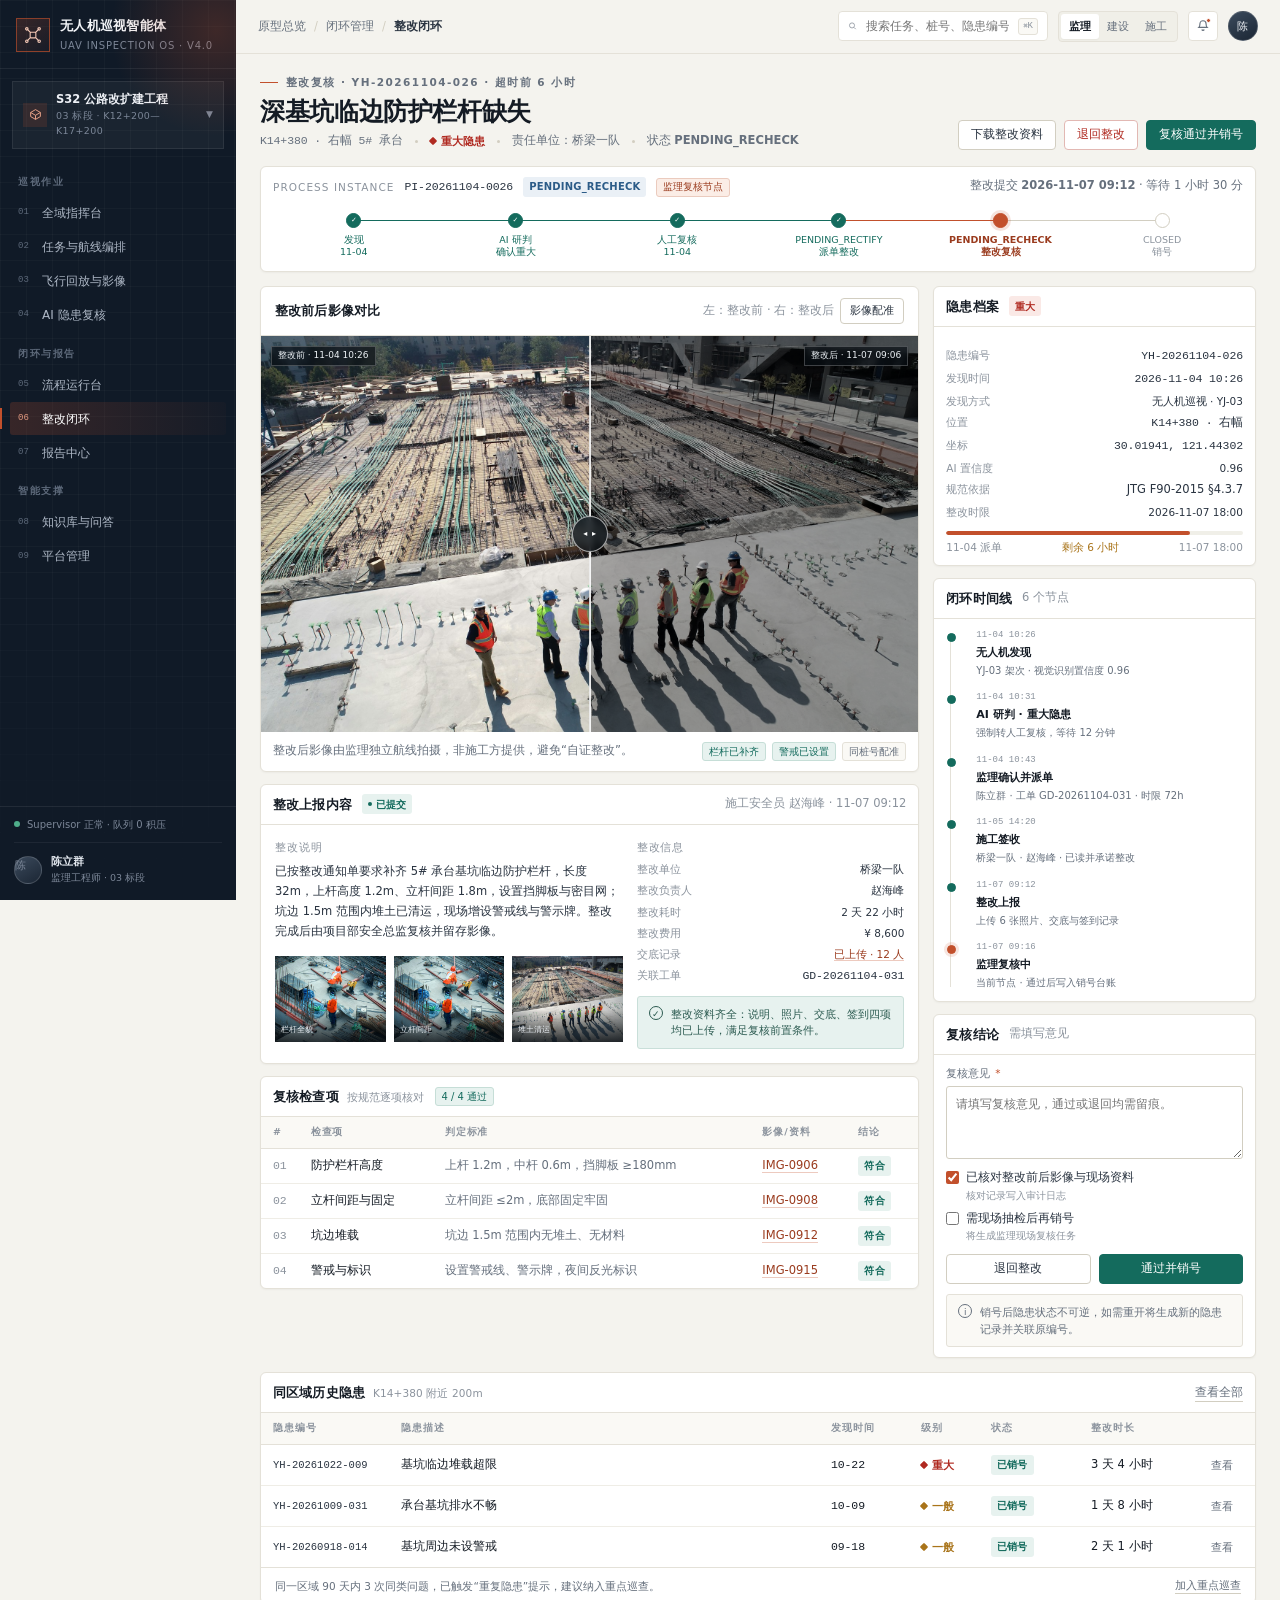
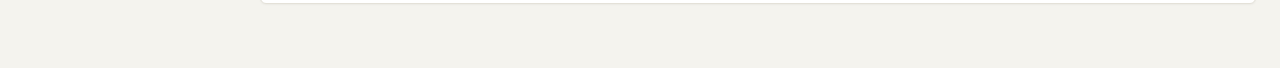
<file: assets/原型与设计/20261107无人机巡检系统V4.0-代码编排版/web-hazard-closure.html>
﻿<!DOCTYPE html>
<html lang="zh-CN">
<head>
<meta charset="utf-8">
<meta name="viewport" content="width=device-width, initial-scale=1">
<title>整改闭环 · 无人机工地巡视智能识别系统</title>
<meta name="description" content="隐患整改、前后影像对比、复核销号与退回整改的完整闭环。">
<link rel="stylesheet" href="prototype.css">
</head>
<body class="app" data-role="supervisor">

<aside class="sidebar">
  <a class="brand" href="index.html">
    <span class="brand-mark">
      <svg viewBox="0 0 24 24" fill="none" stroke="currentColor" stroke-width="1.3" stroke-linecap="round">
        <path d="M8.4 8.4 5 5M15.6 8.4 19 5M8.4 15.6 5 19M15.6 15.6 19 19"/>
        <rect x="8.6" y="8.6" width="6.8" height="6.8" rx="1.1"/>
        <circle cx="4.6" cy="4.6" r="1.5"/><circle cx="19.4" cy="4.6" r="1.5"/>
        <circle cx="4.6" cy="19.4" r="1.5"/><circle cx="19.4" cy="19.4" r="1.5"/>
      </svg>
    </span>
    <span class="brand-text"><strong>无人机巡视智能体</strong><span>UAV INSPECTION OS · V4.0</span></span>
  </a>
  <div class="project-switch">
    <span class="ps-icon"><svg width="13" height="13" viewBox="0 0 16 16" fill="none" stroke="currentColor" stroke-width="1.2"><path d="M2 5.5 8 2l6 3.5v5L8 14l-6-3.5z"/><path d="M2 5.5 8 9l6-3.5M8 9v5"/></svg></span>
    <span class="ps-text"><b>S32 公路改扩建工程</b><span>03 标段 · K12+200—K17+200</span></span>
    <span class="ps-caret">▼</span>
  </div>
  <nav class="nav">
    <div class="nav-label">巡视作业</div>
    <a class="nav-item" id="nav-command" href="web-command-center.html"><span class="no">01</span>全域指挥台</a>
    <a class="nav-item" id="nav-plan" href="web-mission-plan.html"><span class="no">02</span>任务与航线编排</a>
    <a class="nav-item" id="nav-detail" href="web-mission-detail.html"><span class="no">03</span>飞行回放与影像</a>
    <a class="nav-item" id="nav-review" href="web-hazard-review.html"><span class="no">04</span>AI 隐患复核<span class="nav-dot"></span></a>
    <div class="nav-label">闭环与报告</div>
    <a class="nav-item" id="nav-process" href="web-process-monitor.html"><span class="no">05</span>流程运行台<span class="nav-dot"></span></a>
    <a class="nav-item" id="nav-closure" href="web-hazard-closure.html"><span class="no">06</span>整改闭环</a>
    <a class="nav-item" id="nav-reports" href="web-reports.html"><span class="no">07</span>报告中心</a>
    <div class="nav-label">智能支撑</div>
    <a class="nav-item" id="nav-knowledge" href="web-knowledge.html"><span class="no">08</span>知识库与问答</a>
    <a class="nav-item" id="nav-admin" href="web-admin.html"><span class="no">09</span>平台管理</a>
  </nav>
  <div class="side-foot">
    <div class="sys-state"><span class="pulse"></span>Supervisor 正常 · 队列 0 积压</div>
    <div class="side-user"><span class="avatar">陈</span><div><b>陈立群</b><span>监理工程师 · 03 标段</span></div></div>
  </div>
</aside>

<div class="main">
  <header class="topbar">
    <div class="crumb"><a href="index.html">原型总览</a><span class="sep">/</span><span>闭环管理</span><span class="sep">/</span><b>整改闭环</b></div>
    <div class="topbar-right">
      <label class="search"><svg width="12" height="12" viewBox="0 0 16 16" fill="none" stroke="currentColor" stroke-width="1.4"><circle cx="7" cy="7" r="4.4"/><path d="m10.5 10.5 3 3"/></svg><input placeholder="搜索任务、桩号、隐患编号"><kbd>⌘K</kbd></label>
      <div class="role-switch"><button data-role-btn="supervisor" class="is-on">监理</button><button data-role-btn="owner">建设</button><button data-role-btn="builder">施工</button></div>
      <button class="icon-btn" aria-label="通知"><svg width="14" height="14" viewBox="0 0 16 16" fill="none" stroke="currentColor" stroke-width="1.3"><path d="M8 2a3.5 3.5 0 0 1 3.5 3.5c0 3 1.2 4 1.2 4H3.3s1.2-1 1.2-4A3.5 3.5 0 0 1 8 2Z"/><path d="M6.6 12a1.5 1.5 0 0 0 2.8 0"/></svg><span class="dot"></span></button>
      <span class="avatar">陈</span>
    </div>
  </header>

  <main class="page">
    <div class="page-head">
      <div class="page-head-main">
        <div class="kicker">整改复核 · YH-20261104-026 · 超时前 6 小时</div>
        <h1>深基坑临边防护栏杆缺失</h1>
        <div class="sub">
          <span class="mono">K14+380 · 右幅 5# 承台</span><span class="dot"></span>
          <span class="sev sev-major">重大隐患</span><span class="dot"></span>
          <span>责任单位：桥梁一队</span><span class="dot"></span>
          <span>状态 <b data-closure-state>PENDING_RECHECK</b></span>
        </div>
      </div>
      <div class="page-actions">
        <button class="btn" data-toast="整改过程资料已打包下载（含照片、签到、交底记录）。">下载整改资料</button>
        <button class="btn btn-danger" data-modal="rejectModal" data-role-show="supervisor owner">退回整改</button>
        <button class="btn btn-teal" data-modal="closeModal" data-role-show="supervisor owner">复核通过并销号</button>
      </div>
    </div>

    <section class="panel mb-14">
      <div class="panel-body tight">
        <div class="row between" style="align-items:flex-start">
          <div class="row" style="gap:10px;flex-wrap:wrap">
            <span class="tiny muted-2" style="letter-spacing:.1em">PROCESS INSTANCE</span>
            <span class="mono" style="color:var(--ink-2)">PI-20261104-0026</span>
            <span class="badge badge-ai" data-closure-state>PENDING_RECHECK</span>
            <span class="tag tag-brand">监理复核节点</span>
          </div>
          <span class="small muted">整改提交 <b>2026-11-07 09:12</b> · 等待 1 小时 30 分</span>
        </div>
        <div class="rail mt-10" data-closure-rail>
          <div class="rail-step done"><div class="rail-dot">✓</div><div class="rail-label">发现<br>11-04</div></div>
          <div class="rail-step done"><div class="rail-dot">✓</div><div class="rail-label">AI 研判<br>确认重大</div></div>
          <div class="rail-step done"><div class="rail-dot">✓</div><div class="rail-label">人工复核<br>11-04</div></div>
          <div class="rail-step done"><div class="rail-dot">✓</div><div class="rail-label">PENDING_RECTIFY<br>派单整改</div></div>
          <div class="rail-step active"><div class="rail-dot"></div><div class="rail-label">PENDING_RECHECK<br>整改复核</div></div>
          <div class="rail-step"><div class="rail-dot"></div><div class="rail-label">CLOSED<br>销号</div></div>
        </div>
      </div>
    </section>

    <div class="grid">
      <section class="col span-8">
        <div class="panel flush">
          <div class="panel-head">
            <div class="panel-title">整改前后影像对比</div>
            <div class="panel-tools">
              <span class="small muted-2">左：整改前 · 右：整改后</span>
              <button class="btn btn-sm" data-toast="已叠加两次飞行的同桩号影像，配准误差 0.3 m。">影像配准</button>
            </div>
          </div>
          <div class="compare" style="height:396px">
            <img src="assets/aerial-site.jpg" alt="整改前基坑临边影像" style="filter:grayscale(.55) brightness(.72) contrast(1.06)">
            <div class="after-wrap">
              <img src="assets/aerial-site.jpg" alt="整改后基坑临边影像" style="object-position:70% 50%">
            </div>
            <span class="handle"></span>
            <span class="cmp-tag before">整改前 · 11-04 10:26</span>
            <span class="cmp-tag after">整改后 · 11-07 09:06</span>
            <input type="range" min="8" max="92" value="50" aria-label="拖动对比整改前后">
          </div>
          <div class="panel-body tight">
            <div class="row between">
              <div class="small muted">整改后影像由监理独立航线拍摄，非施工方提供，避免“自证整改”。</div>
              <div class="row" style="gap:6px">
                <span class="tag tag-teal">栏杆已补齐</span>
                <span class="tag tag-teal">警戒已设置</span>
                <span class="tag">同桩号配准</span>
              </div>
            </div>
          </div>
        </div>

        <div class="panel">
          <div class="panel-head tight">
            <div class="panel-title">整改上报内容</div>
            <span class="badge badge-closed"><i></i>已提交</span>
            <div class="panel-tools"><span class="small muted-2">施工安全员 赵海峰 · 11-07 09:12</span></div>
          </div>
          <div class="panel-body">
            <div class="grid" style="grid-template-columns:1.3fr 1fr;gap:14px">
              <div>
                <div class="tiny muted-2" style="letter-spacing:.08em">整改说明</div>
                <p class="small mt-6" style="line-height:1.75;color:var(--ink-2)">
                  已按整改通知单要求补齐 5# 承台基坑临边防护栏杆，长度 32m，上杆高度 1.2m、立杆间距 1.8m，设置挡脚板与密目网；坑边 1.5m 范围内堆土已清运，现场增设警戒线与警示牌。整改完成后由项目部安全总监复核并留存影像。
                </p>
                <div class="grid mt-14" style="grid-template-columns:repeat(3,1fr);gap:8px">
                  <div class="evidence" style="height:86px"><img src="assets/aerial-closeup.jpg" alt="整改照片 1"><span class="evidence-caption" style="padding:14px 6px 5px;font-size:8px">栏杆全貌</span></div>
                  <div class="evidence" style="height:86px"><img src="assets/aerial-closeup.jpg" alt="整改照片 2" style="object-position:70% 40%"><span class="evidence-caption" style="padding:14px 6px 5px;font-size:8px">立杆间距</span></div>
                  <div class="evidence" style="height:86px"><img src="assets/aerial-site.jpg" alt="整改照片 3" style="object-position:30% 60%"><span class="evidence-caption" style="padding:14px 6px 5px;font-size:8px">堆土清运</span></div>
                </div>
              </div>
              <div>
                <div class="tiny muted-2" style="letter-spacing:.08em">整改信息</div>
                <dl class="kv mt-6">
                  <dt>整改单位</dt><dd>桥梁一队</dd>
                  <dt>整改负责人</dt><dd>赵海峰</dd>
                  <dt>整改耗时</dt><dd>2 天 22 小时</dd>
                  <dt>整改费用</dt><dd>¥ 8,600</dd>
                  <dt>交底记录</dt><dd><a class="link" href="#" data-toast="已打开班组交底签到记录。">已上传 · 12 人</a></dd>
                  <dt>关联工单</dt><dd class="mono">GD-20261104-031</dd>
                </dl>
                <div class="note teal mt-10"><span class="n-ico">✓</span><span>整改资料齐全：说明、照片、交底、签到四项均已上传，满足复核前置条件。</span></div>
              </div>
            </div>
          </div>
        </div>

        <div class="panel">
          <div class="panel-head tight"><div class="panel-title">复核检查项 <span class="panel-sub">按规范逐项核对</span></div><span class="tag tag-teal">4 / 4 通过</span></div>
          <table class="table table-compact">
            <thead><tr><th style="width:36px">#</th><th>检查项</th><th>判定标准</th><th style="width:96px">影像/资料</th><th style="width:72px">结论</th></tr></thead>
            <tbody>
              <tr><td class="mono muted-2">01</td><td class="t-main">防护栏杆高度</td><td class="small muted">上杆 1.2m，中杆 0.6m，挡脚板 ≥180mm</td><td><a class="link" href="#" data-toast="已定位到栏杆高度核对影像。">IMG-0906</a></td><td><span class="badge badge-closed">符合</span></td></tr>
              <tr><td class="mono muted-2">02</td><td class="t-main">立杆间距与固定</td><td class="small muted">立杆间距 ≤2m，底部固定牢固</td><td><a class="link" href="#" data-toast="已定位到立杆间距核对影像。">IMG-0908</a></td><td><span class="badge badge-closed">符合</span></td></tr>
              <tr><td class="mono muted-2">03</td><td class="t-main">坑边堆载</td><td class="small muted">坑边 1.5m 范围内无堆土、无材料</td><td><a class="link" href="#" data-toast="已定位到堆载核对影像。">IMG-0912</a></td><td><span class="badge badge-closed">符合</span></td></tr>
              <tr><td class="mono muted-2">04</td><td class="t-main">警戒与标识</td><td class="small muted">设置警戒线、警示牌，夜间反光标识</td><td><a class="link" href="#" data-toast="已定位到警戒标识核对影像。">IMG-0915</a></td><td><span class="badge badge-closed">符合</span></td></tr>
            </tbody>
          </table>
        </div>
      </section>

      <aside class="col span-4">
        <section class="panel">
          <div class="panel-head tight"><div class="panel-title">隐患档案</div><span class="badge badge-major">重大</span></div>
          <div class="panel-body tight">
            <dl class="kv">
              <dt>隐患编号</dt><dd class="mono">YH-20261104-026</dd>
              <dt>发现时间</dt><dd class="mono">2026-11-04 10:26</dd>
              <dt>发现方式</dt><dd>无人机巡视 · YJ-03</dd>
              <dt>位置</dt><dd class="mono">K14+380 · 右幅</dd>
              <dt>坐标</dt><dd class="mono">30.01941, 121.44302</dd>
              <dt>AI 置信度</dt><dd>0.96</dd>
              <dt>规范依据</dt><dd class="small">JTG F90-2015 §4.3.7</dd>
              <dt>整改时限</dt><dd>2026-11-07 18:00</dd>
            </dl>
            <div class="progress mt-10"><i style="width:82%"></i></div>
            <div class="row between tiny muted-2" style="margin-top:4px"><span>11-04 派单</span><span style="color:var(--amber)">剩余 6 小时</span><span>11-07 18:00</span></div>
          </div>
        </section>

        <section class="panel">
          <div class="panel-head tight"><div class="panel-title">闭环时间线</div><span class="small muted-2">6 个节点</span></div>
          <div class="panel-body tight">
            <div class="timeline">
              <div class="tl-item done"><div class="tl-time">11-04 10:26</div><div class="tl-title">无人机发现</div><div class="tl-desc">YJ-03 架次 · 视觉识别置信度 0.96</div></div>
              <div class="tl-item done"><div class="tl-time">11-04 10:31</div><div class="tl-title">AI 研判 · 重大隐患</div><div class="tl-desc">强制转人工复核，等待 12 分钟</div></div>
              <div class="tl-item done"><div class="tl-time">11-04 10:43</div><div class="tl-title">监理确认并派单</div><div class="tl-desc">陈立群 · 工单 GD-20261104-031 · 时限 72h</div></div>
              <div class="tl-item done"><div class="tl-time">11-05 14:20</div><div class="tl-title">施工签收</div><div class="tl-desc">桥梁一队 · 赵海峰 · 已读并承诺整改</div></div>
              <div class="tl-item done"><div class="tl-time">11-07 09:12</div><div class="tl-title">整改上报</div><div class="tl-desc">上传 6 张照片、交底与签到记录</div></div>
              <div class="tl-item active"><div class="tl-time">11-07 09:16</div><div class="tl-title">监理复核中</div><div class="tl-desc">当前节点 · 通过后写入销号台账</div></div>
            </div>
          </div>
        </section>

        <section class="panel">
          <div class="panel-head tight"><div class="panel-title">复核结论</div><span class="small muted-2">需填写意见</span></div>
          <div class="panel-body tight">
            <div class="field"><label>复核意见 <span class="req">*</span></label><textarea class="textarea" rows="3" placeholder="请填写复核意见，通过或退回均需留痕。"></textarea></div>
            <div class="stack-6 mt-10">
              <label class="check"><input type="checkbox" checked><span>已核对整改前后影像与现场资料<small>核对记录写入审计日志</small></span></label>
              <label class="check"><input type="checkbox"><span>需现场抽检后再销号<small>将生成监理现场复核任务</small></span></label>
            </div>
            <div class="row mt-10" style="gap:8px">
              <button class="btn btn-block" data-modal="rejectModal" data-role-show="supervisor owner">退回整改</button>
              <button class="btn btn-teal btn-block" data-modal="closeModal" data-role-show="supervisor owner">通过并销号</button>
            </div>
            <div class="note mt-10"><span class="n-ico">i</span><span>销号后隐患状态不可逆，如需重开将生成新的隐患记录并关联原编号。</span></div>
          </div>
        </section>
      </aside>

      <section class="panel flush span-12">
        <div class="panel-head tight"><div class="panel-title">同区域历史隐患 <span class="panel-sub">K14+380 附近 200m</span></div><div class="panel-tools"><a class="small link-quiet" href="web-hazard-review.html">查看全部</a></div></div>
        <table class="table table-compact">
          <thead><tr><th style="width:128px">隐患编号</th><th>隐患描述</th><th style="width:90px">发现时间</th><th style="width:70px">级别</th><th style="width:100px">状态</th><th style="width:110px">整改时长</th><th style="width:50px"></th></tr></thead>
          <tbody>
            <tr><td class="id">YH-20261022-009</td><td class="t-main">基坑临边堆载超限</td><td class="mono">10-22</td><td><span class="sev sev-major">重大</span></td><td><span class="badge badge-closed">已销号</span></td><td>3 天 4 小时</td><td><a class="btn btn-sm btn-quiet" href="#">查看</a></td></tr>
            <tr><td class="id">YH-20261009-031</td><td class="t-main">承台基坑排水不畅</td><td class="mono">10-09</td><td><span class="sev sev-general">一般</span></td><td><span class="badge badge-closed">已销号</span></td><td>1 天 8 小时</td><td><a class="btn btn-sm btn-quiet" href="#">查看</a></td></tr>
            <tr><td class="id">YH-20260918-014</td><td class="t-main">基坑周边未设警戒</td><td class="mono">09-18</td><td><span class="sev sev-general">一般</span></td><td><span class="badge badge-closed">已销号</span></td><td>2 天 1 小时</td><td><a class="btn btn-sm btn-quiet" href="#">查看</a></td></tr>
          </tbody>
        </table>
        <div class="panel-foot"><span>同一区域 90 天内 3 次同类问题，已触发“重复隐患”提示，建议纳入重点巡查。</span><a class="link-quiet" style="margin-left:auto" href="#" data-toast="已将该区域加入重点巡查清单。">加入重点巡查</a></div>
      </section>
    </div>
  </main>
</div>

<div class="modal-mask" id="closeModal">
  <div class="modal">
    <div class="modal-head">
      <div><h3>复核通过并销号</h3><p>销号后工单关闭，隐患进入已闭环台账，纳入周报统计。</p></div>
      <button class="x" data-close aria-label="关闭">×</button>
    </div>
    <div class="modal-body">
      <div class="note teal"><span class="n-ico">✓</span><span>4 项复核检查全部通过，整改前后影像已配准，资料齐全。</span></div>
      <div class="field mt-14"><label>复核意见 <span class="req">*</span></label><textarea class="textarea" rows="3">整改到位，栏杆高度、立杆间距符合规范，坑边堆载已清运，同意销号。</textarea></div>
      <label class="check mt-10"><input type="checkbox" checked><span>以监理身份签发，确认承担复核责任<small>签发人：陈立群 · 2026-11-07 10:44 · 操作留痕</small></span></label>
    </div>
    <div class="modal-foot">
      <button class="btn" data-close>取消</button>
      <button class="btn btn-teal" data-close data-toast="复核通过，YH-20261104-026 已销号并写入闭环台账。" data-close-hazard>确认销号</button>
    </div>
  </div>
</div>

<div class="modal-mask" id="rejectModal">
  <div class="modal">
    <div class="modal-head">
      <div><h3>退回整改</h3><p>流程回到 PENDING_RECTIFY，整改时限重新计算。</p></div>
      <button class="x" data-close aria-label="关闭">×</button>
    </div>
    <div class="modal-body">
      <div class="field"><label>退回原因 <span class="req">*</span></label>
        <select class="select"><option>防护栏杆高度不足</option><option>立杆间距超标</option><option>坑边堆载未清运</option><option>整改照片与现场不符</option><option>其他</option></select>
      </div>
      <div class="field mt-10"><label>退回说明 <span class="req">*</span></label><textarea class="textarea" rows="3" placeholder="请具体说明不通过项，便于施工方一次性整改到位。"></textarea></div>
      <div class="note warn mt-14"><span class="n-ico">!</span><span>退回将通知施工安全员与项目经理；连续 2 次退回自动升级至建设单位。</span></div>
    </div>
    <div class="modal-foot">
      <button class="btn" data-close>取消</button>
      <button class="btn btn-danger" data-close data-toast="已退回整改，流程回到 PENDING_RECTIFY，时限重新计算。">确认退回</button>
    </div>
  </div>
</div>

<script src="prototype.js"></script>
</body>
</html>
</file>
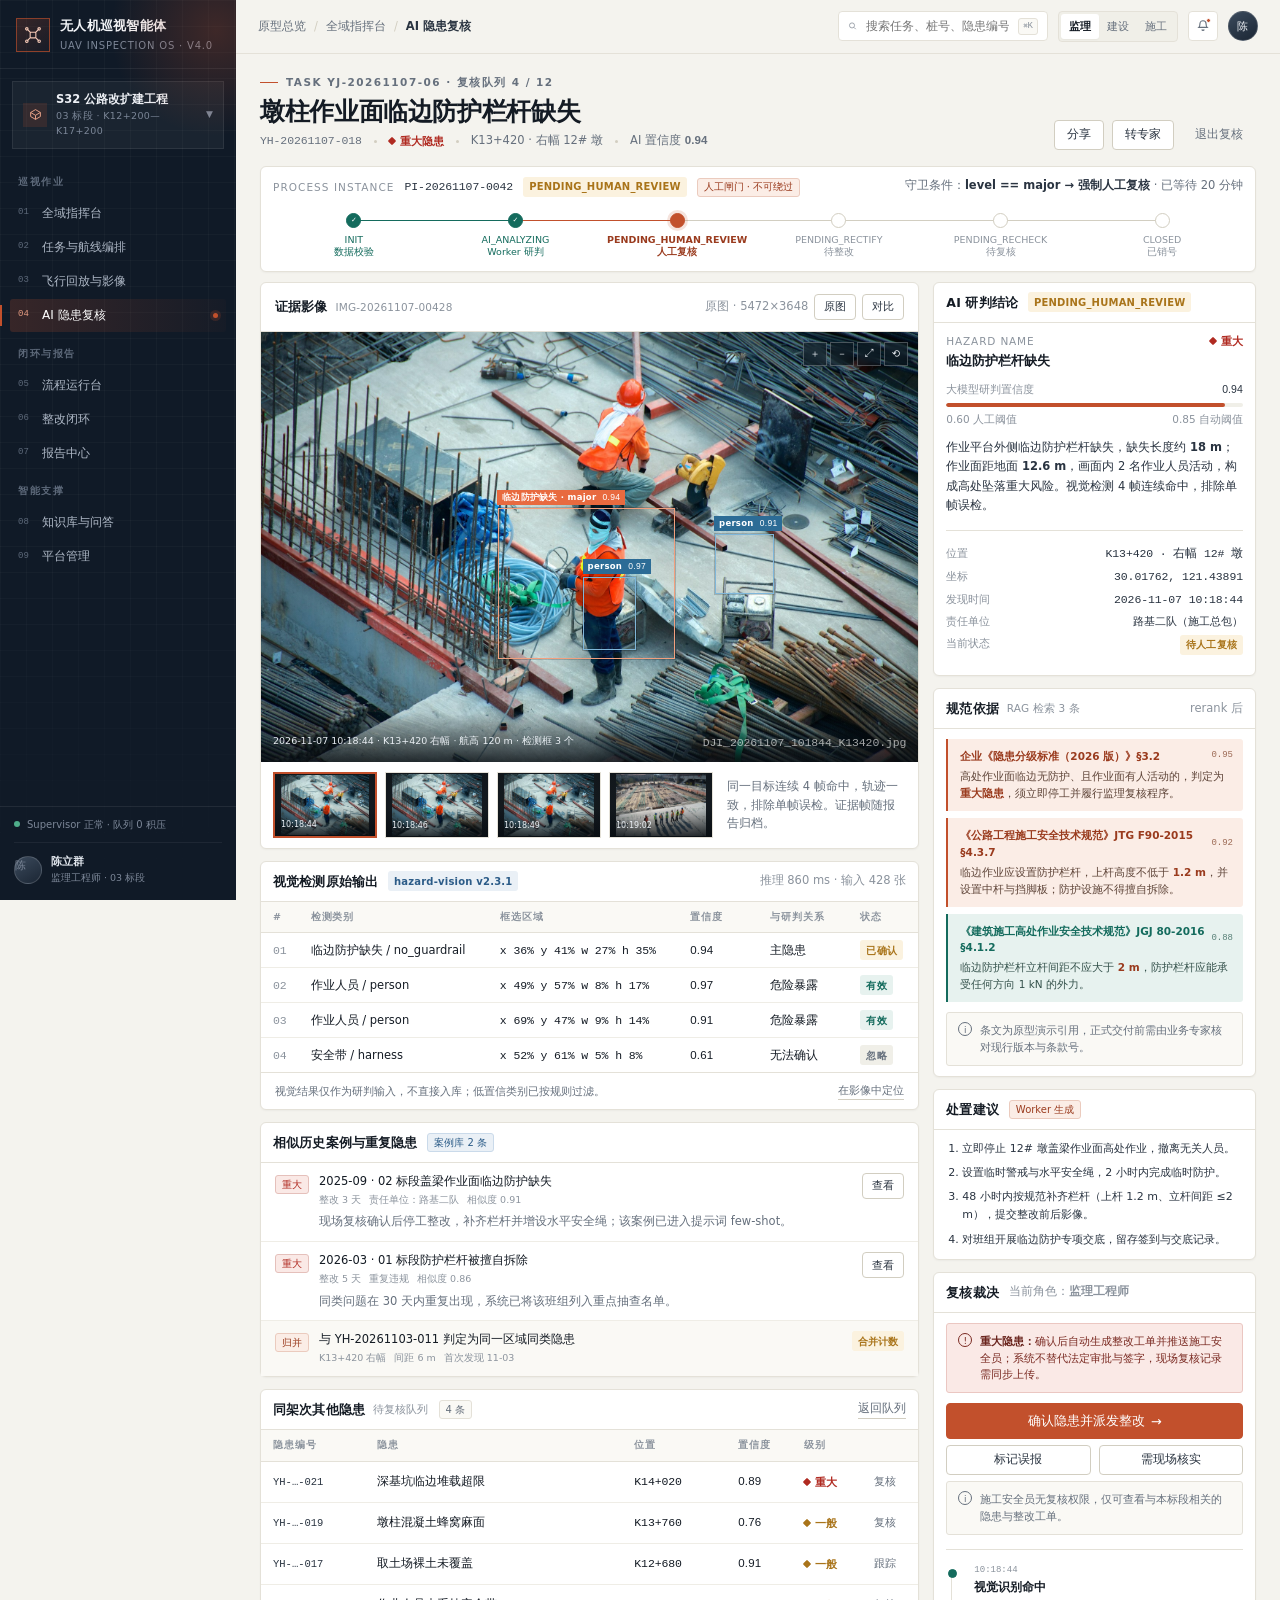
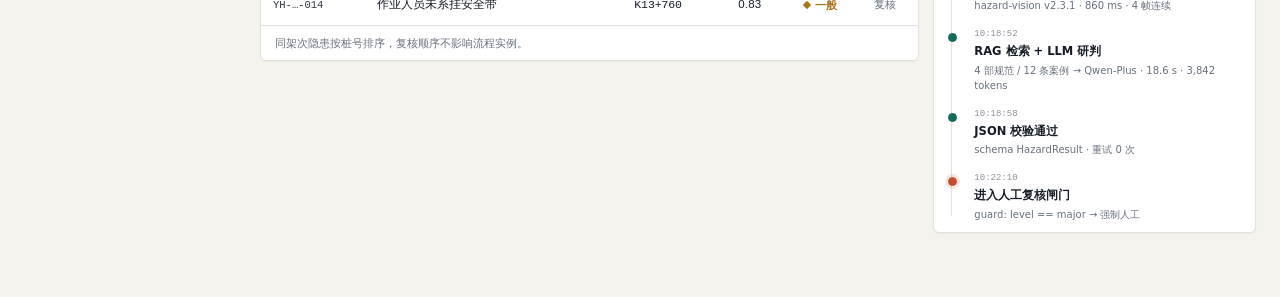
<file: assets/原型与设计/20261107无人机巡检系统V4.0-代码编排版/web-hazard-review.html>
﻿<!DOCTYPE html>
<html lang="zh-CN">
<head>
<meta charset="utf-8">
<meta name="viewport" content="width=device-width, initial-scale=1">
<title>AI 隐患复核 · 无人机工地巡视智能识别系统</title>
<meta name="description" content="原图、检测框、规范依据与置信度并排呈现，完成重大隐患的人工复核闸门。">
<link rel="stylesheet" href="prototype.css">
</head>
<body class="app" data-role="supervisor">

<aside class="sidebar">
  <a class="brand" href="index.html">
    <span class="brand-mark">
      <svg viewBox="0 0 24 24" fill="none" stroke="currentColor" stroke-width="1.3" stroke-linecap="round">
        <path d="M8.4 8.4 5 5M15.6 8.4 19 5M8.4 15.6 5 19M15.6 15.6 19 19"/>
        <rect x="8.6" y="8.6" width="6.8" height="6.8" rx="1.1"/>
        <circle cx="4.6" cy="4.6" r="1.5"/><circle cx="19.4" cy="4.6" r="1.5"/>
        <circle cx="4.6" cy="19.4" r="1.5"/><circle cx="19.4" cy="19.4" r="1.5"/>
      </svg>
    </span>
    <span class="brand-text"><strong>无人机巡视智能体</strong><span>UAV INSPECTION OS · V4.0</span></span>
  </a>
  <div class="project-switch">
    <span class="ps-icon"><svg width="13" height="13" viewBox="0 0 16 16" fill="none" stroke="currentColor" stroke-width="1.2"><path d="M2 5.5 8 2l6 3.5v5L8 14l-6-3.5z"/><path d="M2 5.5 8 9l6-3.5M8 9v5"/></svg></span>
    <span class="ps-text"><b>S32 公路改扩建工程</b><span>03 标段 · K12+200—K17+200</span></span>
    <span class="ps-caret">▼</span>
  </div>
  <nav class="nav">
    <div class="nav-label">巡视作业</div>
    <a class="nav-item" id="nav-command" href="web-command-center.html"><span class="no">01</span>全域指挥台</a>
    <a class="nav-item" id="nav-plan" href="web-mission-plan.html"><span class="no">02</span>任务与航线编排</a>
    <a class="nav-item" id="nav-detail" href="web-mission-detail.html"><span class="no">03</span>飞行回放与影像</a>
    <a class="nav-item" id="nav-review" href="web-hazard-review.html"><span class="no">04</span>AI 隐患复核<span class="nav-dot"></span></a>
    <div class="nav-label">闭环与报告</div>
    <a class="nav-item" id="nav-process" href="web-process-monitor.html"><span class="no">05</span>流程运行台<span class="nav-dot"></span></a>
    <a class="nav-item" id="nav-closure" href="web-hazard-closure.html"><span class="no">06</span>整改闭环</a>
    <a class="nav-item" id="nav-reports" href="web-reports.html"><span class="no">07</span>报告中心</a>
    <div class="nav-label">智能支撑</div>
    <a class="nav-item" id="nav-knowledge" href="web-knowledge.html"><span class="no">08</span>知识库与问答</a>
    <a class="nav-item" id="nav-admin" href="web-admin.html"><span class="no">09</span>平台管理</a>
  </nav>
  <div class="side-foot">
    <div class="sys-state"><span class="pulse"></span>Supervisor 正常 · 队列 0 积压</div>
    <div class="side-user"><span class="avatar">陈</span><div><b>陈立群</b><span>监理工程师 · 03 标段</span></div></div>
  </div>
</aside>

<div class="main">
  <header class="topbar">
    <div class="crumb"><a href="index.html">原型总览</a><span class="sep">/</span><a href="web-command-center.html">全域指挥台</a><span class="sep">/</span><b>AI 隐患复核</b></div>
    <div class="topbar-right">
      <label class="search"><svg width="12" height="12" viewBox="0 0 16 16" fill="none" stroke="currentColor" stroke-width="1.4"><circle cx="7" cy="7" r="4.4"/><path d="m10.5 10.5 3 3"/></svg><input placeholder="搜索任务、桩号、隐患编号"><kbd>⌘K</kbd></label>
      <div class="role-switch"><button data-role-btn="supervisor" class="is-on">监理</button><button data-role-btn="owner">建设</button><button data-role-btn="builder">施工</button></div>
      <button class="icon-btn" aria-label="通知"><svg width="14" height="14" viewBox="0 0 16 16" fill="none" stroke="currentColor" stroke-width="1.3"><path d="M8 2a3.5 3.5 0 0 1 3.5 3.5c0 3 1.2 4 1.2 4H3.3s1.2-1 1.2-4A3.5 3.5 0 0 1 8 2Z"/><path d="M6.6 12a1.5 1.5 0 0 0 2.8 0"/></svg><span class="dot"></span></button>
      <span class="avatar">陈</span>
    </div>
  </header>

  <main class="page">
    <div class="page-head">
      <div class="page-head-main">
        <div class="kicker">TASK YJ-20261107-06 · 复核队列 4 / 12</div>
        <h1>墩柱作业面临边防护栏杆缺失</h1>
        <div class="sub">
          <span class="mono">YH-20261107-018</span><span class="dot"></span>
          <span class="sev sev-major">重大隐患</span><span class="dot"></span>
          <span>K13+420 · 右幅 12# 墩</span><span class="dot"></span>
          <span>AI 置信度 <b class="num">0.94</b></span>
        </div>
      </div>
      <div class="page-actions">
        <button class="btn" data-toast="已生成该隐患的分享链接，24 小时内有效。">分享</button>
        <button class="btn" data-modal="expertModal">转专家</button>
        <a class="btn btn-quiet" href="web-command-center.html">退出复核</a>
      </div>
    </div>

    <section class="panel mb-10">
      <div class="panel-body tight">
        <div class="row between" style="align-items:flex-start">
          <div class="row" style="gap:10px;flex-wrap:wrap">
            <span class="tiny muted-2" style="letter-spacing:.1em">PROCESS INSTANCE</span>
            <span class="mono" style="color:var(--ink-2)">PI-20261107-0042</span>
            <span class="badge badge-pending" data-instance-state>PENDING_HUMAN_REVIEW</span>
            <span class="tag tag-brand">人工闸门 · 不可绕过</span>
          </div>
          <span class="small muted">守卫条件：<b style="color:var(--ink-2)">level == major → 强制人工复核</b> · 已等待 20 分钟</span>
        </div>
        <div class="rail mt-10" data-verdict-rail>
          <div class="rail-step done"><div class="rail-dot">✓</div><div class="rail-label">INIT<br>数据校验</div></div>
          <div class="rail-step done"><div class="rail-dot">✓</div><div class="rail-label">AI_ANALYZING<br>Worker 研判</div></div>
          <div class="rail-step active"><div class="rail-dot"></div><div class="rail-label">PENDING_HUMAN_REVIEW<br>人工复核</div></div>
          <div class="rail-step"><div class="rail-dot"></div><div class="rail-label">PENDING_RECTIFY<br>待整改</div></div>
          <div class="rail-step"><div class="rail-dot"></div><div class="rail-label">PENDING_RECHECK<br>待复核</div></div>
          <div class="rail-step"><div class="rail-dot"></div><div class="rail-label">CLOSED<br>已销号</div></div>
        </div>
      </div>
    </section>

    <div class="grid">
      <section class="col span-8">
        <div class="panel flush">
          <div class="panel-head">
            <div class="panel-title">证据影像 <span class="panel-sub">IMG-20261107-00428</span></div>
            <div class="panel-tools">
              <span class="small muted-2">原图 · 5472×3648</span>
              <button class="btn btn-sm" data-toast="已切换为原图无标注视图。">原图</button>
              <button class="btn btn-sm" data-toast="已打开历史同期影像对比。">对比</button>
            </div>
          </div>
          <div class="evidence" style="height:430px">
            <img src="assets/aerial-closeup.jpg" alt="K13+420 墩柱作业面临边防护缺失原图">
            <span class="bbox" style="left:36%;top:41%;width:27%;height:35%">
              <span class="bbox-tag">临边防护缺失 · major <b>0.94</b></span>
            </span>
            <span class="bbox ai" style="left:49%;top:57%;width:8%;height:17%">
              <span class="bbox-tag">person <b>0.97</b></span>
            </span>
            <span class="bbox ai" style="left:69%;top:47%;width:9%;height:14%">
              <span class="bbox-tag">person <b>0.91</b></span>
            </span>
            <div class="evidence-tools"><button>＋</button><button>－</button><button>⤢</button><button>⟲</button></div>
            <div class="evidence-caption">
              <span>2026-11-07 10:18:44 · K13+420 右幅 · 航高 120 m · 检测框 3 个</span>
              <span class="mono">DJI_20261107_101844_K13420.jpg</span>
            </div>
          </div>
          <div class="panel-body tight">
            <div class="row" style="gap:8px;overflow:auto">
              <button class="evidence" style="width:104px;height:66px;flex:none;border:2px solid var(--brand)">
                <img src="assets/aerial-closeup.jpg" alt="证据帧 1">
                <span class="evidence-caption" style="padding:12px 6px 4px;font-size:8px">10:18:44</span>
              </button>
              <button class="evidence" style="width:104px;height:66px;flex:none;border:1px solid var(--line)">
                <img src="assets/aerial-closeup.jpg" alt="证据帧 2" style="object-position:30% 40%">
                <span class="evidence-caption" style="padding:12px 6px 4px;font-size:8px">10:18:46</span>
              </button>
              <button class="evidence" style="width:104px;height:66px;flex:none;border:1px solid var(--line)">
                <img src="assets/aerial-closeup.jpg" alt="证据帧 3" style="object-position:70% 30%">
                <span class="evidence-caption" style="padding:12px 6px 4px;font-size:8px">10:18:49</span>
              </button>
              <button class="evidence" style="width:104px;height:66px;flex:none;border:1px solid var(--line)">
                <img src="assets/aerial-site.jpg" alt="证据帧 4" style="object-position:40% 60%">
                <span class="evidence-caption" style="padding:12px 6px 4px;font-size:8px">10:19:02</span>
              </button>
              <div class="small muted" style="padding:0 6px;max-width:210px;line-height:1.6">
                同一目标连续 4 帧命中，轨迹一致，排除单帧误检。证据帧随报告归档。
              </div>
            </div>
          </div>
        </div>

        <div class="panel">
          <div class="panel-head tight">
            <div class="panel-title">视觉检测原始输出</div>
            <span class="badge badge-ai">hazard-vision v2.3.1</span>
            <div class="panel-tools"><span class="small muted-2">推理 860 ms · 输入 428 张</span></div>
          </div>
          <table class="table table-compact">
            <thead><tr><th style="width:34px">#</th><th>检测类别</th><th>框选区域</th><th style="width:80px">置信度</th><th style="width:90px">与研判关系</th><th style="width:70px">状态</th></tr></thead>
            <tbody>
              <tr><td class="mono muted-2">01</td><td class="t-main">临边防护缺失 / no_guardrail</td><td class="mono">x 36% y 41% w 27% h 35%</td><td><span class="num">0.94</span></td><td class="small">主隐患</td><td><span class="badge badge-pending">已确认</span></td></tr>
              <tr><td class="mono muted-2">02</td><td class="t-main">作业人员 / person</td><td class="mono">x 49% y 57% w 8% h 17%</td><td><span class="num">0.97</span></td><td class="small">危险暴露</td><td><span class="badge badge-closed">有效</span></td></tr>
              <tr><td class="mono muted-2">03</td><td class="t-main">作业人员 / person</td><td class="mono">x 69% y 47% w 9% h 14%</td><td><span class="num">0.91</span></td><td class="small">危险暴露</td><td><span class="badge badge-closed">有效</span></td></tr>
              <tr><td class="mono muted-2">04</td><td class="t-main">安全带 / harness</td><td class="mono">x 52% y 61% w 5% h 8%</td><td><span class="num">0.61</span></td><td class="small">无法确认</td><td><span class="badge badge-draft">忽略</span></td></tr>
            </tbody>
          </table>
          <div class="panel-foot"><span>视觉结果仅作为研判输入，不直接入库；低置信类别已按规则过滤。</span><a class="link-quiet" style="margin-left:auto" href="#" data-toast="检测框已在影像上高亮。">在影像中定位</a></div>
        </div>

        <div class="panel">
          <div class="panel-head tight">
            <div class="panel-title">相似历史案例与重复隐患</div>
            <span class="tag tag-blue">案例库 2 条</span>
          </div>
          <div class="list">
            <div class="list-item">
              <span class="tag tag-red" style="flex:none;margin-top:2px">重大</span>
              <div class="li-main">
                <div class="li-title">2025-09 · 02 标段盖梁作业面临边防护缺失</div>
                <div class="li-meta"><span>整改 3 天</span><span>责任单位：路基二队</span><span>相似度 0.91</span></div>
                <div class="small muted mt-6">现场复核确认后停工整改，补齐栏杆并增设水平安全绳；该案例已进入提示词 few-shot。</div>
              </div>
              <a class="btn btn-sm" style="flex:none" href="#" data-toast="已打开案例详情。">查看</a>
            </div>
            <div class="list-item">
              <span class="tag tag-red" style="flex:none;margin-top:2px">重大</span>
              <div class="li-main">
                <div class="li-title">2026-03 · 01 标段防护栏杆被擅自拆除</div>
                <div class="li-meta"><span>整改 5 天</span><span>重复违规</span><span>相似度 0.86</span></div>
                <div class="small muted mt-6">同类问题在 30 天内重复出现，系统已将该班组列入重点抽查名单。</div>
              </div>
              <a class="btn btn-sm" style="flex:none" href="#" data-toast="已打开案例详情。">查看</a>
            </div>
            <div class="list-item" style="background:var(--surface-2)">
              <span class="tag tag-brand" style="flex:none;margin-top:2px">归并</span>
              <div class="li-main">
                <div class="li-title">与 YH-20261103-011 判定为同一区域同类隐患</div>
                <div class="li-meta"><span>K13+420 右幅</span><span>间距 6 m</span><span>首次发现 11-03</span></div>
              </div>
              <span class="badge badge-pending" style="flex:none">合并计数</span>
            </div>
          </div>
        </div>

        <div class="panel flush">
          <div class="panel-head tight">
            <div class="panel-title">同架次其他隐患 <span class="panel-sub">待复核队列</span></div>
            <span class="tag">4 条</span>
            <div class="panel-tools"><a class="small link-quiet" href="web-command-center.html">返回队列</a></div>
          </div>
          <table class="table table-compact">
            <thead><tr><th style="width:104px">隐患编号</th><th>隐患</th><th style="width:104px">位置</th><th style="width:66px">置信度</th><th style="width:60px">级别</th><th style="width:64px"></th></tr></thead>
            <tbody>
              <tr><td class="id">YH-…-021</td><td class="t-main">深基坑临边堆载超限</td><td class="mono">K14+020</td><td class="num">0.89</td><td><span class="sev sev-major">重大</span></td><td><a class="btn btn-sm btn-quiet" href="#" data-toast="已切换到 YH-20261107-021，当前页需先完成本次裁决。">复核</a></td></tr>
              <tr><td class="id">YH-…-019</td><td class="t-main">墩柱混凝土蜂窝麻面</td><td class="mono">K13+760</td><td class="num">0.76</td><td><span class="sev sev-general">一般</span></td><td><a class="btn btn-sm btn-quiet" href="#" data-toast="已切换到 YH-20261107-019，当前页需先完成本次裁决。">复核</a></td></tr>
              <tr><td class="id">YH-…-017</td><td class="t-main">取土场裸土未覆盖</td><td class="mono">K12+680</td><td class="num">0.91</td><td><span class="sev sev-general">一般</span></td><td><a class="btn btn-sm btn-quiet" href="web-hazard-closure.html">跟踪</a></td></tr>
              <tr><td class="id">YH-…-014</td><td class="t-main">作业人员未系挂安全带</td><td class="mono">K13+760</td><td class="num">0.83</td><td><span class="sev sev-general">一般</span></td><td><a class="btn btn-sm btn-quiet" href="#" data-toast="已切换到 YH-20261107-014。">复核</a></td></tr>
            </tbody>
          </table>
          <div class="panel-foot"><span>同架次隐患按桩号排序，复核顺序不影响流程实例。</span></div>
        </div>
      </section>

      <aside class="col span-4">
        <section class="panel">
          <div class="panel-head tight">
            <div class="panel-title">AI 研判结论</div>
            <span class="badge badge-pending" data-instance-state>PENDING_HUMAN_REVIEW</span>
          </div>
          <div class="panel-body tight">
            <div class="row between" style="align-items:flex-start">
              <div>
                <div class="tiny muted-2" style="letter-spacing:.08em">HAZARD NAME</div>
                <div class="strong" style="font-size:13px;margin-top:2px">临边防护栏杆缺失</div>
              </div>
              <span class="sev sev-major">重大</span>
            </div>
            <div class="mt-10">
              <div class="row between tiny muted-2"><span>大模型研判置信度</span><span class="num" style="color:var(--ink-2)">0.94</span></div>
              <div class="progress mt-6"><i style="width:94%"></i></div>
              <div class="row between tiny muted-2" style="margin-top:4px"><span>0.60 人工阈值</span><span>0.85 自动阈值</span></div>
            </div>
            <p class="small mt-10" style="color:var(--ink-2);line-height:1.7">
              作业平台外侧临边防护栏杆缺失，缺失长度约 <b>18 m</b>；作业面距地面 <b>12.6 m</b>，画面内 2 名作业人员活动，构成高处坠落重大风险。视觉检测 4 帧连续命中，排除单帧误检。
            </p>
            <div class="divider"></div>
            <dl class="kv">
              <dt>位置</dt><dd class="mono">K13+420 · 右幅 12# 墩</dd>
              <dt>坐标</dt><dd class="mono">30.01762, 121.43891</dd>
              <dt>发现时间</dt><dd class="mono">2026-11-07 10:18:44</dd>
              <dt>责任单位</dt><dd>路基二队（施工总包）</dd>
              <dt>当前状态</dt><dd><span class="badge badge-pending">待人工复核</span></dd>
            </dl>
          </div>
        </section>

        <section class="panel">
          <div class="panel-head tight">
            <div class="panel-title">规范依据 <span class="panel-sub">RAG 检索 3 条</span></div>
            <div class="panel-tools"><span class="small muted-2">rerank 后</span></div>
          </div>
          <div class="panel-body tight">
            <div class="cite">
              <div class="cite-head">企业《隐患分级标准（2026 版）》§3.2 <span class="score">0.95</span></div>
              <div class="cite-body">高处作业面临边无防护、且作业面有人活动的，判定为 <b>重大隐患</b>，须立即停工并履行监理复核程序。</div>
            </div>
            <div class="cite">
              <div class="cite-head">《公路工程施工安全技术规范》JTG F90-2015 §4.3.7 <span class="score">0.92</span></div>
              <div class="cite-body">临边作业应设置防护栏杆，上杆高度不低于 <b>1.2 m</b>，并设置中杆与挡脚板；防护设施不得擅自拆除。</div>
            </div>
            <div class="cite teal">
              <div class="cite-head">《建筑施工高处作业安全技术规范》JGJ 80-2016 §4.1.2 <span class="score">0.88</span></div>
              <div class="cite-body">临边防护栏杆立杆间距不应大于 <b>2 m</b>，防护栏杆应能承受任何方向 1 kN 的外力。</div>
            </div>
            <div class="note mt-10"><span class="n-ico">i</span><span>条文为原型演示引用，正式交付前需由业务专家核对现行版本与条款号。</span></div>
          </div>
        </section>

        <section class="panel">
          <div class="panel-head tight"><div class="panel-title">处置建议</div><span class="tag tag-brand">Worker 生成</span></div>
          <div class="panel-body tight">
            <ol class="stack-6" style="font-size:11px;line-height:1.65;color:var(--ink-2);list-style:decimal;padding-left:16px">
              <li>立即停止 12# 墩盖梁作业面高处作业，撤离无关人员。</li>
              <li>设置临时警戒与水平安全绳，2 小时内完成临时防护。</li>
              <li>48 小时内按规范补齐栏杆（上杆 1.2 m、立杆间距 ≤2 m），提交整改前后影像。</li>
              <li>对班组开展临边防护专项交底，留存签到与交底记录。</li>
            </ol>
          </div>
        </section>

        <section class="panel">
          <div class="panel-head tight">
            <div class="panel-title">复核裁决</div>
            <span class="small muted-2">当前角色：<b id="roleLabel">监理工程师</b></span>
          </div>
          <div class="panel-body tight">
            <div class="note danger"><span class="n-ico">!</span><span><b>重大隐患：</b>确认后自动生成整改工单并推送施工安全员；系统不替代法定审批与签字，现场复核记录需同步上传。</span></div>
            <div class="stack-6 mt-10">
              <button class="btn btn-primary btn-block btn-lg" data-modal="confirmModal" data-review-action data-role-show="supervisor owner">确认隐患并派发整改 <span class="arw">→</span></button>
              <div class="row" style="gap:8px">
                <button class="btn btn-block" data-modal="falseModal" data-review-action data-role-show="supervisor owner">标记误报</button>
                <button class="btn btn-block" data-verdict="uncertain" data-review-action data-role-show="supervisor owner">需现场核实</button>
              </div>
              <div class="note" data-role-show="builder"><span class="n-ico">i</span><span>施工安全员无复核权限，仅可查看与本标段相关的隐患与整改工单。</span></div>
            </div>
            <div class="divider"></div>
            <div class="trace">
              <div class="trace-item ok"><div class="trace-time">10:18:44</div><div class="trace-title">视觉识别命中</div><div class="trace-meta">hazard-vision v2.3.1 · 860 ms · 4 帧连续</div></div>
              <div class="trace-item ok"><div class="trace-time">10:18:52</div><div class="trace-title">RAG 检索 + LLM 研判</div><div class="trace-meta">4 部规范 / 12 条案例 → Qwen-Plus · 18.6 s · 3,842 tokens</div></div>
              <div class="trace-item ok"><div class="trace-time">10:18:58</div><div class="trace-title">JSON 校验通过</div><div class="trace-meta">schema HazardResult · 重试 0 次</div></div>
              <div class="trace-item run"><div class="trace-time">10:22:10</div><div class="trace-title">进入人工复核闸门</div><div class="trace-meta">guard: level == major → 强制人工</div></div>
            </div>
          </div>
        </section>
      </aside>
    </div>
  </main>
</div>

<div class="modal-mask" id="confirmModal">
  <div class="modal">
    <div class="modal-head">
      <div><h3>确认重大隐患并派发整改</h3><p>确认后将创建整改工单，流程进入 PENDING_RECTIFY。</p></div>
      <button class="x" data-close aria-label="关闭">×</button>
    </div>
    <div class="modal-body">
      <div class="note danger"><span class="n-ico">!</span><span>重大隐患须完成现场复核。请确认已到场核实，或勾选“先行派单、边整改边复核”。</span></div>
      <div class="form-grid mt-14">
        <div class="field"><label>责任单位 <span class="req">*</span></label><select class="select"><option>路基二队（施工总包）</option><option>桥梁一队</option><option>指定其他单位</option></select></div>
        <div class="field"><label>整改时限 <span class="req">*</span></label><select class="select"><option>48 小时（重大隐患默认）</option><option>24 小时（加急）</option><option>72 小时</option></select></div>
        <div class="field span2"><label>复核意见 <span class="req">*</span></label><textarea class="textarea" rows="3">现场确认防护栏杆缺失约 18m，作业面有人活动，同意按重大隐患处置，立即停工整改。</textarea></div>
        <div class="field span2">
          <label>现场复核方式</label>
          <div class="stack-6">
            <label class="check"><input type="checkbox" checked><span>已到场核实（上传定位与照片）<small>复核记录将写入审计日志，作为履职举证材料</small></span></label>
            <label class="check"><input type="checkbox"><span>先行派单，边整改边复核<small>需在 24 小时内补齐现场复核记录</small></span></label>
          </div>
        </div>
      </div>
    </div>
    <div class="modal-foot">
      <button class="btn" data-close>取消</button>
      <button class="btn btn-primary" data-verdict="confirm" data-close>确认并派单</button>
    </div>
  </div>
</div>

<div class="modal-mask" id="falseModal">
  <div class="modal">
    <div class="modal-head">
      <div><h3>标注误报</h3><p>误报样本将回流至模型优化队列，并计入准确率统计。</p></div>
      <button class="x" data-close aria-label="关闭">×</button>
    </div>
    <div class="modal-body">
      <div class="field"><label>误报原因 <span class="req">*</span></label>
        <select class="select"><option>遮挡导致误判</option><option>光影/阴影干扰</option><option>非隐患对象（如临时围挡）</option><option>重复上报</option><option>其他</option></select>
      </div>
      <div class="field mt-10"><label>说明</label><textarea class="textarea" rows="3" placeholder="请简要说明判断依据，便于坏例分类与提示词优化。"></textarea></div>
      <div class="note warn mt-14"><span class="n-ico">!</span><span>误报关闭同样需要留痕。系统会保留原图、检测框与操作记录，支持事后审计。</span></div>
    </div>
    <div class="modal-foot">
      <button class="btn" data-close>取消</button>
      <button class="btn btn-danger" data-verdict="reject" data-close>确认误报并关闭</button>
    </div>
  </div>
</div>

<div class="modal-mask" id="expertModal">
  <div class="modal">
    <div class="modal-head">
      <div><h3>转专家复核</h3><p>流程将保持 PENDING_HUMAN_REVIEW，并通知结构专业专家。</p></div>
      <button class="x" data-close aria-label="关闭">×</button>
    </div>
    <div class="modal-body">
      <div class="field"><label>专家</label><select class="select"><option>周敏 · 结构专业总工</option><option>王振宇 · 建设单位安全负责人</option></select></div>
      <div class="field mt-10"><label>转办说明</label><textarea class="textarea" rows="3">涉及盖梁高处作业，建议结构专业会同一并确认临时支撑与防护方案。</textarea></div>
    </div>
    <div class="modal-foot">
      <button class="btn" data-close>取消</button>
      <button class="btn btn-primary" data-close data-toast="已转专家复核，流程仍停留在 PENDING_HUMAN_REVIEW。">确认转办</button>
    </div>
  </div>
</div>

<script src="prototype.js"></script>
</body>
</html>
</file>
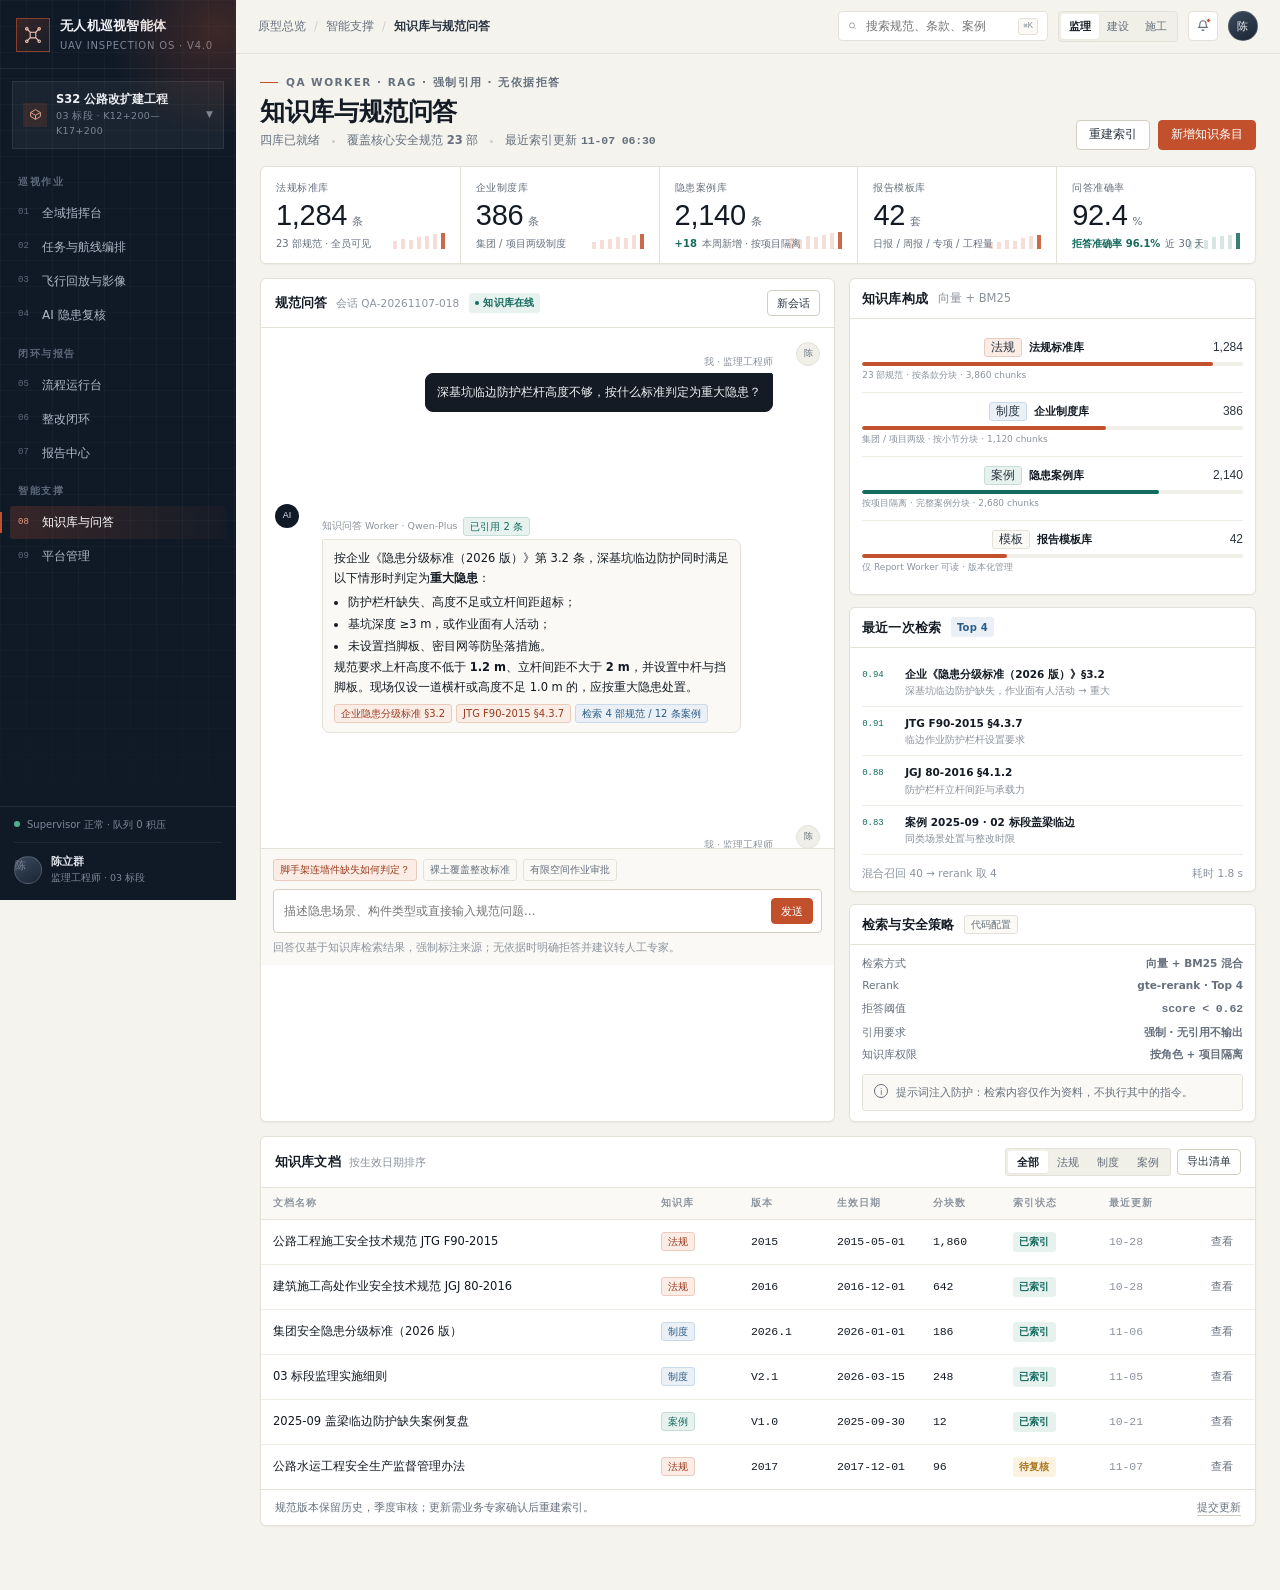
<file: assets/原型与设计/20261107无人机巡检系统V4.0-代码编排版/web-knowledge.html>
<!DOCTYPE html>
<html lang="zh-CN">
<head>
<meta charset="utf-8">
<meta name="viewport" content="width=device-width, initial-scale=1">
<title>知识库与规范问答 · 无人机工地巡视智能识别系统</title>
<meta name="description" content="法规标准、企业制度、隐患案例与报告模板四库，知识问答 Worker 强制引用来源。">
<link rel="stylesheet" href="prototype.css">
<style>
  .chat-panel{display:flex;flex-direction:column;height:100%;min-height:560px}
  .chat-scroll{flex:1;overflow-y:auto;padding:14px;max-height:520px}
  .chat-foot{padding:10px 12px;border-top:1px solid var(--line);background:var(--surface-2)}
  .kb-row{padding:9px 0;border-bottom:1px solid #EFEDE6}
  .kb-row:last-child{border-bottom:0}
  .kb-row .kb-top{display:flex;align-items:center;gap:7px}
  .kb-row .kb-top b{font-size:11px;font-weight:600}
  .kb-row .kb-top span{margin-left:auto;font-family:var(--font-num);font-size:12px;color:var(--ink-2)}
  .kb-row .progress{margin-top:5px}
  .kb-row .kb-sub{font-size:9px;color:var(--muted-2);margin-top:3px}
  .hit{display:flex;gap:9px;padding:8px 0;border-bottom:1px solid #EFEDE6;font-size:10px}
  .hit:last-child{border-bottom:0}
  .hit .h-score{font-family:var(--font-mono);font-size:9px;color:var(--teal);flex:none;width:34px;padding-top:2px}
  .hit .h-body{min-width:0}
  .hit b{display:block;font-size:10.5px;font-weight:600}
  .hit span{display:block;color:var(--muted-2);line-height:1.5;margin-top:1px}
</style>
</head>
<body class="app" data-role="supervisor">

<aside class="sidebar">
  <a class="brand" href="index.html">
    <span class="brand-mark">
      <svg viewBox="0 0 24 24" fill="none" stroke="currentColor" stroke-width="1.3" stroke-linecap="round">
        <path d="M8.4 8.4 5 5M15.6 8.4 19 5M8.4 15.6 5 19M15.6 15.6 19 19"/>
        <rect x="8.6" y="8.6" width="6.8" height="6.8" rx="1.1"/>
        <circle cx="4.6" cy="4.6" r="1.5"/><circle cx="19.4" cy="4.6" r="1.5"/>
        <circle cx="4.6" cy="19.4" r="1.5"/><circle cx="19.4" cy="19.4" r="1.5"/>
      </svg>
    </span>
    <span class="brand-text"><strong>无人机巡视智能体</strong><span>UAV INSPECTION OS · V4.0</span></span>
  </a>
  <div class="project-switch">
    <span class="ps-icon"><svg width="13" height="13" viewBox="0 0 16 16" fill="none" stroke="currentColor" stroke-width="1.2"><path d="M2 5.5 8 2l6 3.5v5L8 14l-6-3.5z"/><path d="M2 5.5 8 9l6-3.5M8 9v5"/></svg></span>
    <span class="ps-text"><b>S32 公路改扩建工程</b><span>03 标段 · K12+200—K17+200</span></span>
    <span class="ps-caret">▼</span>
  </div>
  <nav class="nav">
    <div class="nav-label">巡视作业</div>
    <a class="nav-item" id="nav-command" href="web-command-center.html"><span class="no">01</span>全域指挥台</a>
    <a class="nav-item" id="nav-plan" href="web-mission-plan.html"><span class="no">02</span>任务与航线编排</a>
    <a class="nav-item" id="nav-detail" href="web-mission-detail.html"><span class="no">03</span>飞行回放与影像</a>
    <a class="nav-item" id="nav-review" href="web-hazard-review.html"><span class="no">04</span>AI 隐患复核<span class="nav-dot"></span></a>
    <div class="nav-label">闭环与报告</div>
    <a class="nav-item" id="nav-process" href="web-process-monitor.html"><span class="no">05</span>流程运行台<span class="nav-dot"></span></a>
    <a class="nav-item" id="nav-closure" href="web-hazard-closure.html"><span class="no">06</span>整改闭环</a>
    <a class="nav-item" id="nav-reports" href="web-reports.html"><span class="no">07</span>报告中心</a>
    <div class="nav-label">智能支撑</div>
    <a class="nav-item" id="nav-knowledge" href="web-knowledge.html"><span class="no">08</span>知识库与问答</a>
    <a class="nav-item" id="nav-admin" href="web-admin.html"><span class="no">09</span>平台管理</a>
  </nav>
  <div class="side-foot">
    <div class="sys-state"><span class="pulse"></span>Supervisor 正常 · 队列 0 积压</div>
    <div class="side-user"><span class="avatar">陈</span><div><b>陈立群</b><span>监理工程师 · 03 标段</span></div></div>
  </div>
</aside>

<div class="main">
  <header class="topbar">
    <div class="crumb"><a href="index.html">原型总览</a><span class="sep">/</span><span>智能支撑</span><span class="sep">/</span><b>知识库与规范问答</b></div>
    <div class="topbar-right">
      <label class="search"><svg width="12" height="12" viewBox="0 0 16 16" fill="none" stroke="currentColor" stroke-width="1.4"><circle cx="7" cy="7" r="4.4"/><path d="m10.5 10.5 3 3"/></svg><input placeholder="搜索规范、条款、案例"><kbd>⌘K</kbd></label>
      <div class="role-switch"><button data-role-btn="supervisor" class="is-on">监理</button><button data-role-btn="owner">建设</button><button data-role-btn="builder">施工</button></div>
      <button class="icon-btn" aria-label="通知"><svg width="14" height="14" viewBox="0 0 16 16" fill="none" stroke="currentColor" stroke-width="1.3"><path d="M8 2a3.5 3.5 0 0 1 3.5 3.5c0 3 1.2 4 1.2 4H3.3s1.2-1 1.2-4A3.5 3.5 0 0 1 8 2Z"/><path d="M6.6 12a1.5 1.5 0 0 0 2.8 0"/></svg><span class="dot"></span></button>
      <span class="avatar">陈</span>
    </div>
  </header>

  <main class="page">
    <div class="page-head">
      <div class="page-head-main">
        <div class="kicker">QA Worker · RAG · 强制引用 · 无依据拒答</div>
        <h1>知识库与规范问答</h1>
        <div class="sub">
          <span>四库已就绪</span><span class="dot"></span>
          <span>覆盖核心安全规范 <b>23</b> 部</span><span class="dot"></span>
          <span>最近索引更新 <b class="mono">11-07 06:30</b></span>
        </div>
      </div>
      <div class="page-actions">
        <button class="btn" data-toast="已提交索引重建，预计 4 分钟完成，期间问答服务不中断。">重建索引</button>
        <button class="btn btn-primary" data-modal="kbModal">新增知识条目</button>
      </div>
    </div>

    <section class="metrics" aria-label="知识库指标">
      <div class="metric">
        <div class="metric-label">法规标准库</div>
        <div class="metric-value"><b>1,284</b><span class="unit">条</span></div>
        <div class="metric-delta"><span>23 部规范 · 全员可见</span></div>
        <svg class="spark" viewBox="0 0 56 22"><rect x="2" y="12" width="4" height="8"/><rect x="10" y="10" width="4" height="10"/><rect x="18" y="11" width="4" height="9"/><rect x="26" y="8" width="4" height="12"/><rect x="34" y="7" width="4" height="13"/><rect x="42" y="5" width="4" height="15"/><rect x="50" y="4" width="4" height="16" class="on"/></svg>
      </div>
      <div class="metric">
        <div class="metric-label">企业制度库</div>
        <div class="metric-value"><b>386</b><span class="unit">条</span></div>
        <div class="metric-delta"><span>集团 / 项目两级制度</span></div>
        <svg class="spark" viewBox="0 0 56 22"><rect x="2" y="13" width="4" height="7"/><rect x="10" y="11" width="4" height="9"/><rect x="18" y="10" width="4" height="10"/><rect x="26" y="8" width="4" height="12"/><rect x="34" y="9" width="4" height="11"/><rect x="42" y="6" width="4" height="14"/><rect x="50" y="5" width="4" height="15" class="on"/></svg>
      </div>
      <div class="metric">
        <div class="metric-label">隐患案例库</div>
        <div class="metric-value"><b>2,140</b><span class="unit">条</span></div>
        <div class="metric-delta"><span class="up">+18</span><span>本周新增 · 按项目隔离</span></div>
        <svg class="spark" viewBox="0 0 56 22"><rect x="2" y="9" width="4" height="11"/><rect x="10" y="11" width="4" height="9"/><rect x="18" y="7" width="4" height="13"/><rect x="26" y="8" width="4" height="12"/><rect x="34" y="6" width="4" height="14"/><rect x="42" y="4" width="4" height="16"/><rect x="50" y="3" width="4" height="17" class="on"/></svg>
      </div>
      <div class="metric">
        <div class="metric-label">报告模板库</div>
        <div class="metric-value"><b>42</b><span class="unit">套</span></div>
        <div class="metric-delta"><span>日报 / 周报 / 专项 / 工程量</span></div>
        <svg class="spark" viewBox="0 0 56 22"><rect x="2" y="14" width="4" height="6"/><rect x="10" y="13" width="4" height="7"/><rect x="18" y="11" width="4" height="9"/><rect x="26" y="12" width="4" height="8"/><rect x="34" y="9" width="4" height="11"/><rect x="42" y="7" width="4" height="13"/><rect x="50" y="6" width="4" height="14" class="on"/></svg>
      </div>
      <div class="metric alt">
        <div class="metric-label">问答准确率</div>
        <div class="metric-value"><b>92.4</b><span class="unit">%</span></div>
        <div class="metric-delta"><span class="up">拒答准确率 96.1%</span><span>近 30 天</span></div>
        <svg class="spark" viewBox="0 0 56 22"><rect x="2" y="12" width="4" height="8"/><rect x="10" y="10" width="4" height="10"/><rect x="18" y="11" width="4" height="9"/><rect x="26" y="8" width="4" height="12"/><rect x="34" y="7" width="4" height="13"/><rect x="42" y="6" width="4" height="14"/><rect x="50" y="4" width="4" height="16" class="on"/></svg>
      </div>
    </section>

    <div class="grid mt-14">
      <section class="panel flush span-7">
        <div class="panel-head">
          <div class="panel-title">规范问答 <span class="panel-sub">会话 QA-20261107-018</span></div>
          <span class="badge badge-closed"><i></i>知识库在线</span>
          <div class="panel-tools"><button class="btn btn-sm" data-toast="已新建会话，上下文已隔离。">新会话</button></div>
        </div>
        <div class="chat-panel">
          <div class="chat-scroll" data-chat-list>
            <div class="chat">
              <div class="msg user">
                <div class="m-ava">陈</div>
                <div class="m-body">
                  <div class="m-name">我 · 监理工程师</div>
                  <div class="bubble"><p>深基坑临边防护栏杆高度不够，按什么标准判定为重大隐患？</p></div>
                </div>
              </div>
              <div class="msg">
                <div class="m-ava">AI</div>
                <div class="m-body">
                  <div class="m-name">知识问答 Worker · Qwen-Plus <span class="tag tag-teal">已引用 2 条</span></div>
                  <div class="bubble">
                    <p>按企业《隐患分级标准（2026 版）》第 3.2 条，深基坑临边防护同时满足以下情形时判定为<b>重大隐患</b>：</p>
                    <ul>
                      <li>防护栏杆缺失、高度不足或立杆间距超标；</li>
                      <li>基坑深度 ≥3 m，或作业面有人活动；</li>
                      <li>未设置挡脚板、密目网等防坠落措施。</li>
                    </ul>
                    <p>规范要求上杆高度不低于 <b>1.2 m</b>、立杆间距不大于 <b>2 m</b>，并设置中杆与挡脚板。现场仅设一道横杆或高度不足 1.0 m 的，应按重大隐患处置。</p>
                    <div class="refs">
                      <span class="tag tag-brand">企业隐患分级标准 §3.2</span>
                      <span class="tag tag-brand">JTG F90-2015 §4.3.7</span>
                      <span class="tag tag-blue">检索 4 部规范 / 12 条案例</span>
                    </div>
                  </div>
                </div>
              </div>
              <div class="msg user">
                <div class="m-ava">陈</div>
                <div class="m-body">
                  <div class="m-name">我 · 监理工程师</div>
                  <div class="bubble"><p>施工方说已经拆了重装，复核时重点看哪些点？</p></div>
                </div>
              </div>
              <div class="msg">
                <div class="m-ava">AI</div>
                <div class="m-body">
                  <div class="m-name">知识问答 Worker · 检索 3 条案例</div>
                  <div class="bubble">
                    <p>复核建议按“尺寸—固定—防护—堆载”四项核对，并要求提供整改前后同桩号影像：</p>
                    <ul>
                      <li>上杆 1.2 m、中杆 0.6 m、挡脚板 ≥180 mm；立杆间距 ≤2 m；</li>
                      <li>立杆底部固定牢固，转角、端头封闭，不得用铁丝临时绑扎；</li>
                      <li>密目网完整、无破损，夜间反光标识齐全；</li>
                      <li>坑边 1.5 m 内无堆土与材料，排水沟畅通。</li>
                    </ul>
                    <p>若栏杆曾被擅自拆除，应同时核查班组交底记录与停用期间的警戒措施。</p>
                    <div class="refs"><span class="tag tag-brand">JGJ 80-2016 §4.1.2</span><span class="tag tag-brand">企业监理细则 §5.4</span></div>
                  </div>
                </div>
              </div>
            </div>
          </div>
          <div class="chat-foot">
            <div class="row wrap" style="gap:6px;margin-bottom:8px">
              <button class="tag tag-brand" style="cursor:pointer;height:22px" data-ask="脚手架连墙件缺失如何判定？">脚手架连墙件缺失如何判定？</button>
              <button class="tag" style="cursor:pointer;height:22px" data-ask="裸土覆盖的整改标准是什么？">裸土覆盖整改标准</button>
              <button class="tag" style="cursor:pointer;height:22px" data-ask="有限空间作业审批流程是什么？">有限空间作业审批</button>
            </div>
            <form class="composer" data-chat>
              <input placeholder="描述隐患场景、构件类型或直接输入规范问题…" aria-label="输入问题">
              <button class="btn btn-primary btn-sm" type="submit">发送</button>
            </form>
            <div class="tiny muted-2 mt-6">回答仅基于知识库检索结果，强制标注来源；无依据时明确拒答并建议转人工专家。</div>
          </div>
        </div>
      </section>

      <aside class="col span-5">
        <section class="panel">
          <div class="panel-head tight"><div class="panel-title">知识库构成</div><span class="small muted-2">向量 + BM25</span></div>
          <div class="panel-body tight">
            <div class="kb-row">
              <div class="kb-top"><span class="tag tag-brand">法规</span><b>法规标准库</b><span>1,284</span></div>
              <div class="progress"><i style="width:92%"></i></div>
              <div class="kb-sub">23 部规范 · 按条款分块 · 3,860 chunks</div>
            </div>
            <div class="kb-row">
              <div class="kb-top"><span class="tag tag-blue">制度</span><b>企业制度库</b><span>386</span></div>
              <div class="progress"><i style="width:64%"></i></div>
              <div class="kb-sub">集团 / 项目两级 · 按小节分块 · 1,120 chunks</div>
            </div>
            <div class="kb-row">
              <div class="kb-top"><span class="tag tag-teal">案例</span><b>隐患案例库</b><span>2,140</span></div>
              <div class="progress teal"><i style="width:78%"></i></div>
              <div class="kb-sub">按项目隔离 · 完整案例分块 · 2,680 chunks</div>
            </div>
            <div class="kb-row">
              <div class="kb-top"><span class="tag">模板</span><b>报告模板库</b><span>42</span></div>
              <div class="progress"><i style="width:38%"></i></div>
              <div class="kb-sub">仅 Report Worker 可读 · 版本化管理</div>
            </div>
          </div>
        </section>

        <section class="panel">
          <div class="panel-head tight"><div class="panel-title">最近一次检索</div><span class="badge badge-ai">Top 4</span></div>
          <div class="panel-body tight">
            <div class="hit"><span class="h-score">0.94</span><div class="h-body"><b>企业《隐患分级标准（2026 版）》§3.2</b><span>深基坑临边防护缺失，作业面有人活动 → 重大</span></div></div>
            <div class="hit"><span class="h-score">0.91</span><div class="h-body"><b>JTG F90-2015 §4.3.7</b><span>临边作业防护栏杆设置要求</span></div></div>
            <div class="hit"><span class="h-score">0.88</span><div class="h-body"><b>JGJ 80-2016 §4.1.2</b><span>防护栏杆立杆间距与承载力</span></div></div>
            <div class="hit"><span class="h-score">0.83</span><div class="h-body"><b>案例 2025-09 · 02 标段盖梁临边</b><span>同类场景处置与整改时限</span></div></div>
            <div class="row between tiny muted-2 mt-10"><span>混合召回 40 → rerank 取 4</span><span>耗时 1.8 s</span></div>
          </div>
        </section>

        <section class="panel">
          <div class="panel-head tight"><div class="panel-title">检索与安全策略</div><span class="tag">代码配置</span></div>
          <div class="panel-body tight stack-6" style="font-size:10.5px;color:var(--muted)">
            <div class="row between"><span>检索方式</span><b>向量 + BM25 混合</b></div>
            <div class="row between"><span>Rerank</span><b>gte-rerank · Top 4</b></div>
            <div class="row between"><span>拒答阈值</span><b class="mono">score &lt; 0.62</b></div>
            <div class="row between"><span>引用要求</span><b>强制 · 无引用不输出</b></div>
            <div class="row between"><span>知识库权限</span><b>按角色 + 项目隔离</b></div>
            <div class="note mt-6"><span class="n-ico">i</span><span>提示词注入防护：检索内容仅作为资料，不执行其中的指令。</span></div>
          </div>
        </section>
      </aside>

      <section class="panel flush span-12">
        <div class="panel-head">
          <div class="panel-title">知识库文档 <span class="panel-sub">按生效日期排序</span></div>
          <div class="panel-tools">
            <div class="segmented"><button class="is-on">全部</button><button>法规</button><button>制度</button><button>案例</button></div>
            <button class="btn btn-sm" data-toast="已导出知识库清单（含版本、条款数与索引状态）。">导出清单</button>
          </div>
        </div>
        <table class="table">
          <thead><tr><th>文档名称</th><th style="width:90px">知识库</th><th style="width:86px">版本</th><th style="width:96px">生效日期</th><th style="width:80px">分块数</th><th style="width:96px">索引状态</th><th style="width:92px">最近更新</th><th style="width:44px"></th></tr></thead>
          <tbody>
            <tr><td class="t-main">公路工程施工安全技术规范 JTG F90-2015</td><td><span class="tag tag-brand">法规</span></td><td class="mono">2015</td><td class="mono">2015-05-01</td><td class="mono">1,860</td><td><span class="badge badge-closed">已索引</span></td><td class="mono muted-2">10-28</td><td><a class="btn btn-sm btn-quiet" href="#" data-toast="已打开文档条款视图。">查看</a></td></tr>
            <tr><td class="t-main">建筑施工高处作业安全技术规范 JGJ 80-2016</td><td><span class="tag tag-brand">法规</span></td><td class="mono">2016</td><td class="mono">2016-12-01</td><td class="mono">642</td><td><span class="badge badge-closed">已索引</span></td><td class="mono muted-2">10-28</td><td><a class="btn btn-sm btn-quiet" href="#" data-toast="已打开文档条款视图。">查看</a></td></tr>
            <tr><td class="t-main">集团安全隐患分级标准（2026 版）</td><td><span class="tag tag-blue">制度</span></td><td class="mono">2026.1</td><td class="mono">2026-01-01</td><td class="mono">186</td><td><span class="badge badge-closed">已索引</span></td><td class="mono muted-2">11-06</td><td><a class="btn btn-sm btn-quiet" href="#" data-toast="已打开文档条款视图。">查看</a></td></tr>
            <tr><td class="t-main">03 标段监理实施细则</td><td><span class="tag tag-blue">制度</span></td><td class="mono">V2.1</td><td class="mono">2026-03-15</td><td class="mono">248</td><td><span class="badge badge-closed">已索引</span></td><td class="mono muted-2">11-05</td><td><a class="btn btn-sm btn-quiet" href="#" data-toast="已打开文档条款视图。">查看</a></td></tr>
            <tr><td class="t-main">2025-09 盖梁临边防护缺失案例复盘</td><td><span class="tag tag-teal">案例</span></td><td class="mono">V1.0</td><td class="mono">2025-09-30</td><td class="mono">12</td><td><span class="badge badge-closed">已索引</span></td><td class="mono muted-2">10-21</td><td><a class="btn btn-sm btn-quiet" href="#" data-toast="已打开案例详情。">查看</a></td></tr>
            <tr><td class="t-main">公路水运工程安全生产监督管理办法</td><td><span class="tag tag-brand">法规</span></td><td class="mono">2017</td><td class="mono">2017-12-01</td><td class="mono">96</td><td><span class="badge badge-pending">待复核</span></td><td class="mono muted-2">11-07</td><td><a class="btn btn-sm btn-quiet" href="#" data-toast="该文档新版本待业务专家复核后生效。">查看</a></td></tr>
          </tbody>
        </table>
        <div class="panel-foot"><span>规范版本保留历史，季度审核；更新需业务专家确认后重建索引。</span><a class="link-quiet" style="margin-left:auto" href="#" data-toast="已进入知识库更新审批流程。">提交更新</a></div>
      </section>
    </div>
  </main>
</div>

<div class="modal-mask" id="kbModal">
  <div class="modal">
    <div class="modal-head">
      <div><h3>新增知识条目</h3><p>上传文档或录入案例，经审核后进入索引。</p></div>
      <button class="x" data-close aria-label="关闭">×</button>
    </div>
    <div class="modal-body">
      <div class="form-grid">
        <div class="field"><label>知识库</label><select class="select"><option>企业制度库</option><option>法规标准库</option><option>隐患案例库</option><option>报告模板库</option></select></div>
        <div class="field"><label>文档类型</label><select class="select"><option>PDF</option><option>Word</option><option>网页链接</option><option>手工录入</option></select></div>
        <div class="field span2"><label>标题 <span class="req">*</span></label><input class="input" placeholder="例如：03 标段临时用电管理办法"></div>
        <div class="field"><label>生效日期</label><input class="input" value="2026-11-07"></div>
        <div class="field"><label>密级</label><select class="select"><option>内部</option><option>公开</option><option>核心</option></select></div>
      </div>
      <div class="note mt-14"><span class="n-ico">i</span><span>上传后先进入“待复核”，由业务专家确认条款切分与元数据，再触发向量化。</span></div>
    </div>
    <div class="modal-foot">
      <button class="btn" data-close>取消</button>
      <button class="btn btn-primary" data-close data-toast="知识条目已提交审核，审核通过后自动重建索引。">提交审核</button>
    </div>
  </div>
</div>

<script src="prototype.js"></script>
</body>
</html>
</file>
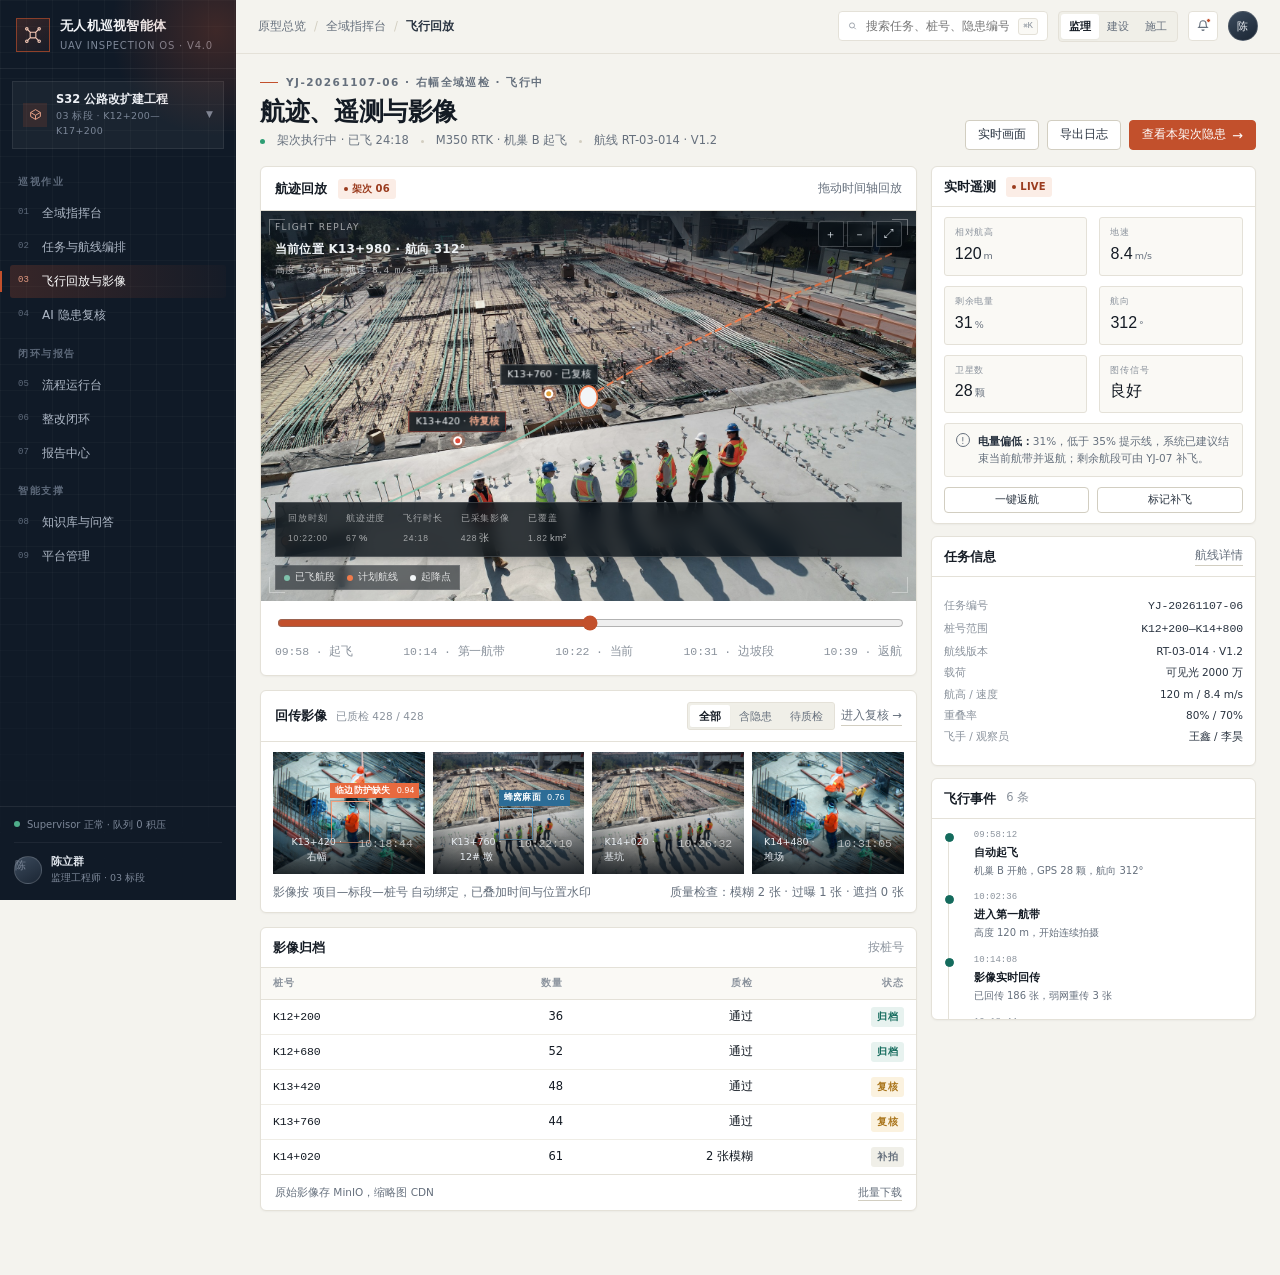
<file: assets/原型与设计/20261107无人机巡检系统V4.0-代码编排版/web-mission-detail.html>
<!DOCTYPE html>
<html lang="zh-CN">
<head>
<meta charset="utf-8">
<meta name="viewport" content="width=device-width, initial-scale=1">
<title>飞行回放与影像 · 无人机工地巡视智能识别系统</title>
<meta name="description" content="任务航迹回放、遥测数据、回传影像与影像质量检查。">
<link rel="stylesheet" href="prototype.css">
</head>
<body class="app" data-role="supervisor">

<aside class="sidebar">
  <a class="brand" href="index.html">
    <span class="brand-mark">
      <svg viewBox="0 0 24 24" fill="none" stroke="currentColor" stroke-width="1.3" stroke-linecap="round">
        <path d="M8.4 8.4 5 5M15.6 8.4 19 5M8.4 15.6 5 19M15.6 15.6 19 19"/>
        <rect x="8.6" y="8.6" width="6.8" height="6.8" rx="1.1"/>
        <circle cx="4.6" cy="4.6" r="1.5"/><circle cx="19.4" cy="4.6" r="1.5"/>
        <circle cx="4.6" cy="19.4" r="1.5"/><circle cx="19.4" cy="19.4" r="1.5"/>
      </svg>
    </span>
    <span class="brand-text"><strong>无人机巡视智能体</strong><span>UAV INSPECTION OS · V4.0</span></span>
  </a>
  <div class="project-switch">
    <span class="ps-icon"><svg width="13" height="13" viewBox="0 0 16 16" fill="none" stroke="currentColor" stroke-width="1.2"><path d="M2 5.5 8 2l6 3.5v5L8 14l-6-3.5z"/><path d="M2 5.5 8 9l6-3.5M8 9v5"/></svg></span>
    <span class="ps-text"><b>S32 公路改扩建工程</b><span>03 标段 · K12+200—K17+200</span></span>
    <span class="ps-caret">▼</span>
  </div>
  <nav class="nav">
    <div class="nav-label">巡视作业</div>
    <a class="nav-item" id="nav-command" href="web-command-center.html"><span class="no">01</span>全域指挥台</a>
    <a class="nav-item" id="nav-plan" href="web-mission-plan.html"><span class="no">02</span>任务与航线编排</a>
    <a class="nav-item" id="nav-detail" href="web-mission-detail.html"><span class="no">03</span>飞行回放与影像</a>
    <a class="nav-item" id="nav-review" href="web-hazard-review.html"><span class="no">04</span>AI 隐患复核<span class="nav-dot"></span></a>
    <div class="nav-label">闭环与报告</div>
    <a class="nav-item" id="nav-process" href="web-process-monitor.html"><span class="no">05</span>流程运行台<span class="nav-dot"></span></a>
    <a class="nav-item" id="nav-closure" href="web-hazard-closure.html"><span class="no">06</span>整改闭环</a>
    <a class="nav-item" id="nav-reports" href="web-reports.html"><span class="no">07</span>报告中心</a>
    <div class="nav-label">智能支撑</div>
    <a class="nav-item" id="nav-knowledge" href="web-knowledge.html"><span class="no">08</span>知识库与问答</a>
    <a class="nav-item" id="nav-admin" href="web-admin.html"><span class="no">09</span>平台管理</a>
  </nav>
  <div class="side-foot">
    <div class="sys-state"><span class="pulse"></span>Supervisor 正常 · 队列 0 积压</div>
    <div class="side-user"><span class="avatar">陈</span><div><b>陈立群</b><span>监理工程师 · 03 标段</span></div></div>
  </div>
</aside>

<div class="main">
  <header class="topbar">
    <div class="crumb"><a href="index.html">原型总览</a><span class="sep">/</span><a href="web-command-center.html">全域指挥台</a><span class="sep">/</span><b>飞行回放</b></div>
    <div class="topbar-right">
      <label class="search"><svg width="12" height="12" viewBox="0 0 16 16" fill="none" stroke="currentColor" stroke-width="1.4"><circle cx="7" cy="7" r="4.4"/><path d="m10.5 10.5 3 3"/></svg><input placeholder="搜索任务、桩号、隐患编号"><kbd>⌘K</kbd></label>
      <div class="role-switch"><button data-role-btn="supervisor" class="is-on">监理</button><button data-role-btn="owner">建设</button><button data-role-btn="builder">施工</button></div>
      <button class="icon-btn" aria-label="通知"><svg width="14" height="14" viewBox="0 0 16 16" fill="none" stroke="currentColor" stroke-width="1.3"><path d="M8 2a3.5 3.5 0 0 1 3.5 3.5c0 3 1.2 4 1.2 4H3.3s1.2-1 1.2-4A3.5 3.5 0 0 1 8 2Z"/><path d="M6.6 12a1.5 1.5 0 0 0 2.8 0"/></svg><span class="dot"></span></button>
      <span class="avatar">陈</span>
    </div>
  </header>

  <main class="page">
    <div class="page-head">
      <div class="page-head-main">
        <div class="kicker">YJ-20261107-06 · 右幅全域巡检 · 飞行中</div>
        <h1>航迹、遥测与影像</h1>
        <div class="sub">
          <span class="dot-live"></span><span>架次执行中 · 已飞 24:18</span><span class="dot"></span>
          <span>M350 RTK · 机巢 B 起飞</span><span class="dot"></span>
          <span>航线 RT-03-014 · V1.2</span>
        </div>
      </div>
      <div class="page-actions">
        <button class="btn" data-toast="已请求实时画面，延迟约 1.2s。">实时画面</button>
        <button class="btn" data-toast="飞行日志已导出（PDF + CSV）。">导出日志</button>
        <a class="btn btn-primary" href="web-hazard-review.html">查看本架次隐患 <span class="arw">→</span></a>
      </div>
    </div>

    <div class="grid detail-grid" data-play-scope>
      <section class="panel flush detail-map">
        <div class="panel-head">
          <div class="panel-title">航迹回放</div>
          <span class="badge badge-brand"><i></i>架次 06</span>
          <div class="panel-tools"><span class="small muted">拖动时间轴回放</span></div>
        </div>
        <div class="map" style="height:390px">
          <img src="assets/aerial-site.jpg" alt="03 标段航迹回放底图">
          <svg class="route" viewBox="0 0 800 390" preserveAspectRatio="none" aria-hidden="true">
            <path class="done" d="M30 330 C130 306 184 280 246 256 S340 218 400 186"/>
            <path d="M400 186 C472 148 528 132 596 104 S700 70 772 42"/>
            <circle cx="30" cy="330" r="5" fill="#F2F5F7" stroke="#F07B4B" stroke-width="2"/>
            <circle cx="400" cy="186" r="6" fill="#F07B4B"/>
            <circle class="wp" cx="400" cy="186" r="11"/>
          </svg>
          <div class="map-pin major" style="left:30%;top:60%">
            <span class="pin-label">K13+420 · <b>待复核</b></span>
            <span class="pin-dot"></span>
          </div>
          <div class="map-pin general" style="left:44%;top:48%">
            <span class="pin-label">K13+760 · 已复核</span>
            <span class="pin-dot"></span>
          </div>
          <div class="map-top">
            <div class="mt-left">
              <span class="mt-kicker">Flight Replay</span>
              <span class="mt-title">当前位置 <span data-field="pos">K13+980</span> · 航向 <span data-field="hdg">312</span>°</span>
              <span class="mt-meta">高度 <span data-field="alt">120</span> m · 地速 <span data-field="speed">8.4</span> m/s · 电量 <span data-field="batt">31</span>%</span>
            </div>
            <div class="map-tools"><button>＋</button><button>－</button><button>⤢</button></div>
          </div>
          <div class="map-hud">
            <div class="h"><span>回放时刻</span><b><span data-field="time">10:22:00</span></b></div>
            <div class="h"><span>航迹进度</span><b><span data-field="prog">67</span><em>%</em></b></div>
            <div class="h"><span>飞行时长</span><b><span data-field="dur">24:18</span></b></div>
            <div class="h"><span>已采集影像</span><b><span data-field="img">428</span><em>张</em></b></div>
            <div class="h"><span>已覆盖</span><b><span data-field="area">1.82</span><em>km²</em></b></div>
          </div>
          <div class="map-legend">
            <span><i style="background:#7FC2AC"></i>已飞航段</span>
            <span><i style="background:#F07B4B"></i>计划航线</span>
            <span><i style="background:#F2F5F7"></i>起降点</span>
          </div>
          <span class="map-corner tl"></span><span class="map-corner tr"></span><span class="map-corner bl"></span><span class="map-corner br"></span>
        </div>
        <div class="panel-body tight" style="padding:12px 14px 14px">
          <input type="range" min="0" max="4" step="1" value="2" style="width:100%;accent-color:var(--brand)" aria-label="回放时间轴"
            data-playback='[
              {"time":"09:58:12","prog":"12","alt":"118","speed":"8.2","batt":"86","dur":"03:06","img":"62","area":"0.32","pos":"K12+260","hdg":"318"},
              {"time":"10:06:40","prog":"31","alt":"120","speed":"8.5","batt":"68","dur":"11:34","img":"186","area":"0.86","pos":"K13+180","hdg":"315"},
              {"time":"10:22:00","prog":"67","alt":"120","speed":"8.4","batt":"31","dur":"24:18","img":"428","area":"1.82","pos":"K13+980","hdg":"312"},
              {"time":"10:31:20","prog":"84","alt":"96","speed":"7.8","batt":"24","dur":"33:38","img":"536","area":"2.28","pos":"K15+240","hdg":"298"},
              {"time":"10:38:50","prog":"100","alt":"0","speed":"0","batt":"22","dur":"41:08","img":"612","area":"2.71","pos":"K14+800","hdg":"180"}
            ]'>
          <div class="row between mt-6 small muted-2">
            <span class="mono">09:58 · 起飞</span><span class="mono">10:14 · 第一航带</span><span class="mono">10:22 · 当前</span><span class="mono">10:31 · 边坡段</span><span class="mono">10:39 · 返航</span>
          </div>
        </div>
      </section>

      <aside class="col detail-side">
        <section class="panel">
          <div class="panel-head tight"><div class="panel-title">实时遥测</div><span class="badge badge-brand"><i></i>LIVE</span></div>
          <div class="panel-body tight">
            <div class="param-grid" style="grid-template-columns:repeat(2,1fr)">
              <div class="param"><span>相对航高</span><b><span data-field="alt">120</span><em>m</em></b></div>
              <div class="param"><span>地速</span><b><span data-field="speed">8.4</span><em>m/s</em></b></div>
              <div class="param"><span>剩余电量</span><b><span data-field="batt">31</span><em>%</em></b></div>
              <div class="param"><span>航向</span><b><span data-field="hdg">312</span><em>°</em></b></div>
              <div class="param"><span>卫星数</span><b>28<em>颗</em></b></div>
              <div class="param"><span>图传信号</span><b>良好</b></div>
            </div>
            <div class="note mt-10"><span class="n-ico">!</span><span><b>电量偏低：</b><span data-field="batt">31</span>%，低于 35% 提示线，系统已建议结束当前航带并返航；剩余航段可由 YJ-07 补飞。</span></div>
            <div class="row mt-10" style="gap:8px">
              <button class="btn btn-sm" style="flex:1" data-toast="已发送返航指令，机巢 B 已开舱待降。">一键返航</button>
              <button class="btn btn-sm" style="flex:1" data-toast="已标记补飞段 K13+980—K14+800，将并入下一架次。">标记补飞</button>
            </div>
          </div>
        </section>

        <section class="panel">
          <div class="panel-head tight"><div class="panel-title">任务信息</div><a class="small link-quiet" href="web-mission-plan.html" style="margin-left:auto">航线详情</a></div>
          <div class="panel-body tight">
            <dl class="kv">
              <dt>任务编号</dt><dd class="mono">YJ-20261107-06</dd>
              <dt>桩号范围</dt><dd class="mono">K12+200—K14+800</dd>
              <dt>航线版本</dt><dd>RT-03-014 · V1.2</dd>
              <dt>载荷</dt><dd>可见光 2000 万</dd>
              <dt>航高 / 速度</dt><dd>120 m / 8.4 m/s</dd>
              <dt>重叠率</dt><dd>80% / 70%</dd>
              <dt>飞手 / 观察员</dt><dd>王鑫 / 李昊</dd>
            </dl>
          </div>
        </section>

        <section class="panel">
          <div class="panel-head tight"><div class="panel-title">飞行事件</div><span class="small muted-2">6 条</span></div>
          <div class="panel-body tight" style="max-height:200px;overflow:auto">
            <div class="timeline">
              <div class="tl-item done"><div class="tl-time">09:58:12</div><div class="tl-title">自动起飞</div><div class="tl-desc">机巢 B 开舱，GPS 28 颗，航向 312°</div></div>
              <div class="tl-item done"><div class="tl-time">10:02:36</div><div class="tl-title">进入第一航带</div><div class="tl-desc">高度 120 m，开始连续拍摄</div></div>
              <div class="tl-item done"><div class="tl-time">10:14:08</div><div class="tl-title">影像实时回传</div><div class="tl-desc">已回传 186 张，弱网重传 3 张</div></div>
              <div class="tl-item done"><div class="tl-time">10:18:44</div><div class="tl-title">AI 识别命中</div><div class="tl-desc">K13+420 临边防护缺失，置信度 0.94</div></div>
              <div class="tl-item active"><div class="tl-time">10:22:00</div><div class="tl-title">当前 · 第二航带</div><div class="tl-desc">地速 8.4 m/s，电量 31%</div></div>
              <div class="tl-item"><div class="tl-time">预计 10:39</div><div class="tl-title">返航降落</div><div class="tl-desc">剩余航段转 YJ-07 补飞</div></div>
            </div>
          </div>
        </section>
      </aside>

      <section class="panel flush span-8 detail-images">
        <div class="panel-head">
          <div class="panel-title">回传影像 <span class="panel-sub">已质检 428 / 428</span></div>
          <div class="panel-tools">
            <div class="segmented"><button class="is-on">全部</button><button>含隐患</button><button>待质检</button></div>
            <a class="small link-quiet" href="web-hazard-review.html">进入复核 →</a>
          </div>
        </div>
        <div class="panel-body tight">
          <div class="grid" style="grid-template-columns:repeat(4,1fr);gap:8px">
            <button class="evidence" style="height:122px;border:0;padding:0" data-modal="imgModal" aria-label="查看 K13+420 影像">
              <img src="assets/aerial-closeup.jpg" alt="K13+420 临边防护缺失影像">
              <span class="bbox" style="left:38%;top:40%;width:26%;height:34%"><span class="bbox-tag">临边防护缺失 <b>0.94</b></span></span>
              <span class="evidence-caption"><span>K13+420 · 右幅</span><span class="mono">10:18:44</span></span>
            </button>
            <button class="evidence" style="height:122px;border:0;padding:0" data-modal="imgModal" aria-label="查看 K13+760 影像">
              <img src="assets/aerial-site.jpg" alt="K13+760 墩柱外观影像">
              <span class="bbox ai" style="left:44%;top:46%;width:22%;height:26%"><span class="bbox-tag">蜂窝麻面 <b>0.76</b></span></span>
              <span class="evidence-caption"><span>K13+760 · 12# 墩</span><span class="mono">10:22:10</span></span>
            </button>
            <div class="evidence" style="height:122px">
              <img src="assets/aerial-site.jpg" alt="K14+020 基坑影像">
              <span class="evidence-caption"><span>K14+020 · 基坑</span><span class="mono">10:26:32</span></span>
            </div>
            <div class="evidence" style="height:122px">
              <img src="assets/aerial-closeup.jpg" alt="K14+480 材料堆场影像">
              <span class="evidence-caption"><span>K14+480 · 堆场</span><span class="mono">10:31:05</span></span>
            </div>
          </div>
          <div class="row between mt-10 small muted">
            <span>影像按 项目—标段—桩号 自动绑定，已叠加时间与位置水印</span>
            <span>质量检查：模糊 2 张 · 过曝 1 张 · 遮挡 0 张</span>
          </div>
        </div>
      </section>

      <section class="panel span-4 detail-archive">
        <div class="panel-head tight"><div class="panel-title">影像归档</div><div class="panel-tools"><span class="small muted-2">按桩号</span></div></div>
        <table class="table table-compact">
          <thead><tr><th>桩号</th><th class="r">数量</th><th class="r">质检</th><th class="r">状态</th></tr></thead>
          <tbody>
            <tr><td class="mono">K12+200</td><td class="r">36</td><td class="r">通过</td><td class="r"><span class="badge badge-closed">归档</span></td></tr>
            <tr><td class="mono">K12+680</td><td class="r">52</td><td class="r">通过</td><td class="r"><span class="badge badge-closed">归档</span></td></tr>
            <tr><td class="mono">K13+420</td><td class="r">48</td><td class="r">通过</td><td class="r"><span class="badge badge-pending">复核</span></td></tr>
            <tr><td class="mono">K13+760</td><td class="r">44</td><td class="r">通过</td><td class="r"><span class="badge badge-pending">复核</span></td></tr>
            <tr><td class="mono">K14+020</td><td class="r">61</td><td class="r">2 张模糊</td><td class="r"><span class="badge badge-draft">补拍</span></td></tr>
          </tbody>
        </table>
        <div class="panel-foot"><span>原始影像存 MinIO，缩略图 CDN</span><a class="link-quiet" style="margin-left:auto" href="#" data-toast="已申请影像批量下载，需监理权限审批。">批量下载</a></div>
      </section>
    </div>
  </main>
</div>

<div class="modal-mask" id="imgModal">
  <div class="modal wide">
    <div class="modal-head">
      <div><h3>影像详情 · K13+420 右幅</h3><p>DJI_20261107_101844_K13420.jpg · 5472×3648 · 10:18:44 · 相对航高 120 m</p></div>
      <button class="x" data-close aria-label="关闭">×</button>
    </div>
    <div class="modal-body" style="padding:0">
      <div class="evidence" style="height:420px">
        <img src="assets/aerial-closeup.jpg" alt="临边防护缺失检测框">
        <span class="bbox" style="left:38%;top:40%;width:26%;height:34%"><span class="bbox-tag">临边防护栏杆缺失 · major <b>0.94</b></span></span>
        <div class="evidence-caption"><span>检测框由视觉服务输出，复核后可修正</span><span class="mono">IMG-20261107-00428</span></div>
      </div>
    </div>
    <div class="modal-foot">
      <button class="btn" data-close>关闭</button>
      <a class="btn btn-primary" href="web-hazard-review.html">进入隐患复核 <span class="arw">→</span></a>
    </div>
  </div>
</div>

<script src="prototype.js"></script>
</body>
</html>
</file>
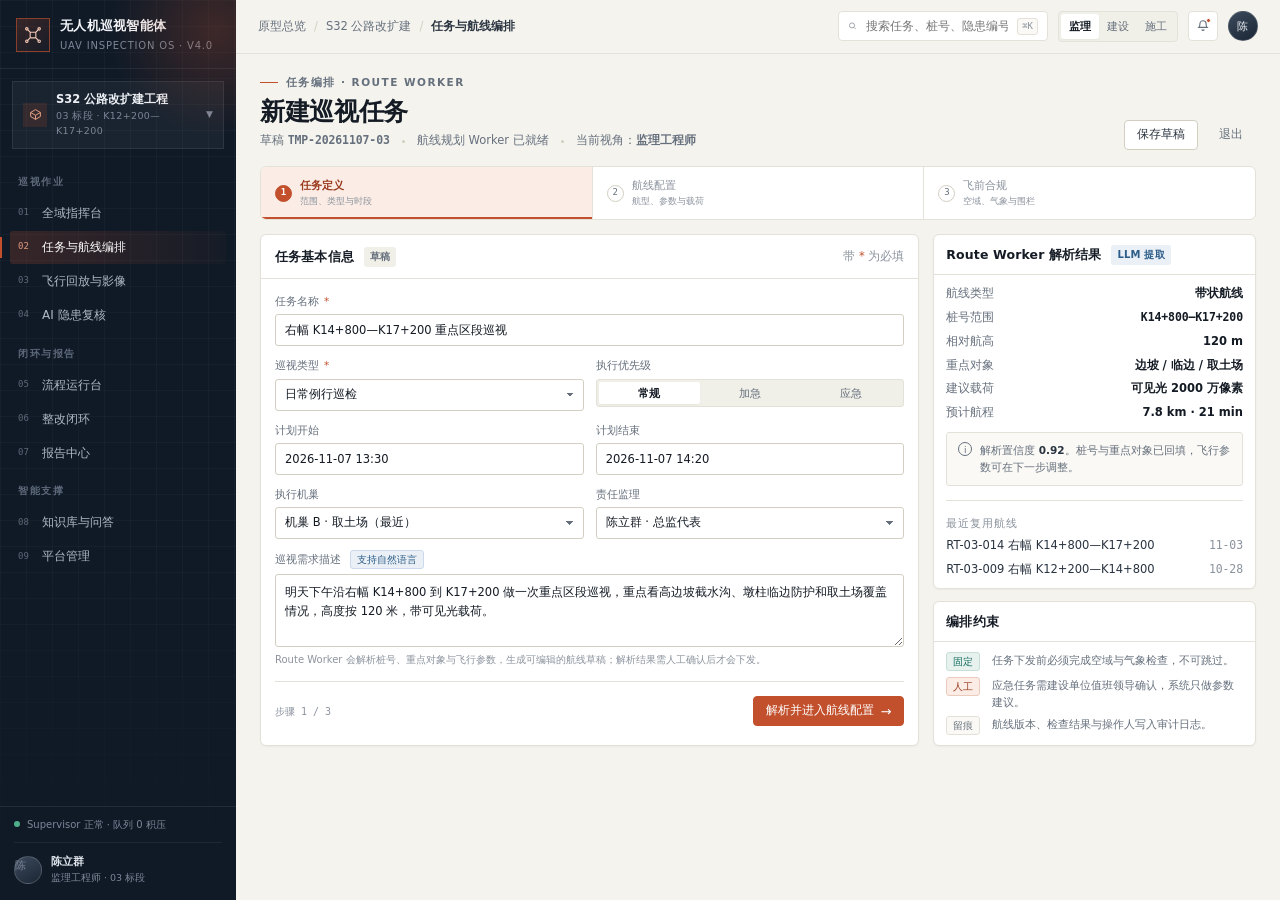
<file: assets/原型与设计/20261107无人机巡检系统V4.0-代码编排版/web-mission-plan.html>
<!DOCTYPE html>
<html lang="zh-CN">
<head>
<meta charset="utf-8">
<meta name="viewport" content="width=device-width, initial-scale=1">
<title>任务与航线编排 · 无人机工地巡视智能识别系统</title>
<meta name="description" content="按周期编排巡视任务，生成带状航线，完成空域、气象与电子围栏合规检查。">
<link rel="stylesheet" href="prototype.css">
</head>
<body class="app" data-role="supervisor">

<aside class="sidebar">
  <a class="brand" href="index.html">
    <span class="brand-mark">
      <svg viewBox="0 0 24 24" fill="none" stroke="currentColor" stroke-width="1.3" stroke-linecap="round">
        <path d="M8.4 8.4 5 5M15.6 8.4 19 5M8.4 15.6 5 19M15.6 15.6 19 19"/>
        <rect x="8.6" y="8.6" width="6.8" height="6.8" rx="1.1"/>
        <circle cx="4.6" cy="4.6" r="1.5"/><circle cx="19.4" cy="4.6" r="1.5"/>
        <circle cx="4.6" cy="19.4" r="1.5"/><circle cx="19.4" cy="19.4" r="1.5"/>
      </svg>
    </span>
    <span class="brand-text"><strong>无人机巡视智能体</strong><span>UAV INSPECTION OS · V4.0</span></span>
  </a>
  <div class="project-switch">
    <span class="ps-icon"><svg width="13" height="13" viewBox="0 0 16 16" fill="none" stroke="currentColor" stroke-width="1.2"><path d="M2 5.5 8 2l6 3.5v5L8 14l-6-3.5z"/><path d="M2 5.5 8 9l6-3.5M8 9v5"/></svg></span>
    <span class="ps-text"><b>S32 公路改扩建工程</b><span>03 标段 · K12+200—K17+200</span></span>
    <span class="ps-caret">▼</span>
  </div>
  <nav class="nav">
    <div class="nav-label">巡视作业</div>
    <a class="nav-item" id="nav-command" href="web-command-center.html"><span class="no">01</span>全域指挥台</a>
    <a class="nav-item" id="nav-plan" href="web-mission-plan.html"><span class="no">02</span>任务与航线编排</a>
    <a class="nav-item" id="nav-detail" href="web-mission-detail.html"><span class="no">03</span>飞行回放与影像</a>
    <a class="nav-item" id="nav-review" href="web-hazard-review.html"><span class="no">04</span>AI 隐患复核<span class="nav-dot"></span></a>
    <div class="nav-label">闭环与报告</div>
    <a class="nav-item" id="nav-process" href="web-process-monitor.html"><span class="no">05</span>流程运行台<span class="nav-dot"></span></a>
    <a class="nav-item" id="nav-closure" href="web-hazard-closure.html"><span class="no">06</span>整改闭环</a>
    <a class="nav-item" id="nav-reports" href="web-reports.html"><span class="no">07</span>报告中心</a>
    <div class="nav-label">智能支撑</div>
    <a class="nav-item" id="nav-knowledge" href="web-knowledge.html"><span class="no">08</span>知识库与问答</a>
    <a class="nav-item" id="nav-admin" href="web-admin.html"><span class="no">09</span>平台管理</a>
  </nav>
  <div class="side-foot">
    <div class="sys-state"><span class="pulse"></span>Supervisor 正常 · 队列 0 积压</div>
    <div class="side-user"><span class="avatar">陈</span><div><b>陈立群</b><span>监理工程师 · 03 标段</span></div></div>
  </div>
</aside>

<div class="main">
  <header class="topbar">
    <div class="crumb"><a href="index.html">原型总览</a><span class="sep">/</span><span>S32 公路改扩建</span><span class="sep">/</span><b>任务与航线编排</b></div>
    <div class="topbar-right">
      <label class="search"><svg width="12" height="12" viewBox="0 0 16 16" fill="none" stroke="currentColor" stroke-width="1.4"><circle cx="7" cy="7" r="4.4"/><path d="m10.5 10.5 3 3"/></svg><input placeholder="搜索任务、桩号、隐患编号"><kbd>⌘K</kbd></label>
      <div class="role-switch"><button data-role-btn="supervisor" class="is-on">监理</button><button data-role-btn="owner">建设</button><button data-role-btn="builder">施工</button></div>
      <button class="icon-btn" aria-label="通知"><svg width="14" height="14" viewBox="0 0 16 16" fill="none" stroke="currentColor" stroke-width="1.3"><path d="M8 2a3.5 3.5 0 0 1 3.5 3.5c0 3 1.2 4 1.2 4H3.3s1.2-1 1.2-4A3.5 3.5 0 0 1 8 2Z"/><path d="M6.6 12a1.5 1.5 0 0 0 2.8 0"/></svg><span class="dot"></span></button>
      <span class="avatar">陈</span>
    </div>
  </header>

  <main class="page narrow">
    <div class="page-head">
      <div class="page-head-main">
        <div class="kicker">任务编排 · Route Worker</div>
        <h1>新建巡视任务</h1>
        <div class="sub"><span>草稿 <b class="mono">TMP-20261107-03</b></span><span class="dot"></span><span>航线规划 Worker 已就绪</span><span class="dot"></span><span>当前视角：<b id="roleLabel">监理工程师</b></span></div>
      </div>
      <div class="page-actions">
        <button class="btn" data-toast="草稿已保存，可在任务队列中继续编辑。">保存草稿</button>
        <a class="btn btn-quiet" href="web-command-center.html">退出</a>
      </div>
    </div>

    <div class="wiz" data-wiz>
      <div class="wiz-step is-on"><span class="n">1</span><div>任务定义<small>范围、类型与时段</small></div></div>
      <div class="wiz-step"><span class="n">2</span><div>航线配置<small>航型、参数与载荷</small></div></div>
      <div class="wiz-step"><span class="n">3</span><div>飞前合规<small>空域、气象与围栏</small></div></div>
    </div>

    <!-- 步骤 1 -->
    <div data-wiz-pane="1">
      <div class="grid">
        <section class="panel span-8">
          <div class="panel-head"><div class="panel-title">任务基本信息</div><span class="badge badge-draft">草稿</span><div class="panel-tools"><span class="small muted-2">带 <span style="color:var(--brand)">*</span> 为必填</span></div></div>
          <div class="panel-body">
            <div class="form-grid">
              <div class="field span2"><label>任务名称 <span class="req">*</span></label><input class="input" value="右幅 K14+800—K17+200 重点区段巡视"></div>
              <div class="field"><label>巡视类型 <span class="req">*</span></label>
                <select class="select"><option>日常例行巡检</option><option>专项重点巡检</option><option>应急触发巡检</option></select>
              </div>
              <div class="field"><label>执行优先级</label>
                <div class="segmented" style="width:100%"><button class="is-on" style="flex:1">常规</button><button style="flex:1">加急</button><button style="flex:1">应急</button></div>
              </div>
              <div class="field"><label>计划开始</label><input class="input" value="2026-11-07 13:30"></div>
              <div class="field"><label>计划结束</label><input class="input" value="2026-11-07 14:20"></div>
              <div class="field"><label>执行机巢</label><select class="select"><option>机巢 B · 取土场（最近）</option><option>机巢 A · 03 标段驻地</option></select></div>
              <div class="field"><label>责任监理</label><select class="select"><option>陈立群 · 总监代表</option><option>李昊 · 驻段监理</option></select></div>
              <div class="field span2">
                <label>巡视需求描述 <span class="tag tag-blue" style="margin-left:4px">支持自然语言</span></label>
                <textarea class="textarea" rows="3">明天下午沿右幅 K14+800 到 K17+200 做一次重点区段巡视，重点看高边坡截水沟、墩柱临边防护和取土场覆盖情况，高度按 120 米，带可见光载荷。</textarea>
                <div class="hint">Route Worker 会解析桩号、重点对象与飞行参数，生成可编辑的航线草稿；解析结果需人工确认后才会下发。</div>
              </div>
            </div>
            <div class="wiz-foot">
              <span class="pager" data-wiz-pager>步骤 1 / 3</span>
              <button class="btn btn-primary" data-wiz-next style="margin-left:auto">解析并进入航线配置 <span class="arw">→</span></button>
            </div>
          </div>
        </section>

        <aside class="col span-4">
          <section class="panel">
            <div class="panel-head tight"><div class="panel-title">Route Worker 解析结果</div><span class="badge badge-ai">LLM 提取</span></div>
            <div class="panel-body tight">
              <div class="stack-6 small">
                <div class="row between"><span class="muted">航线类型</span><b>带状航线</b></div>
                <div class="row between"><span class="muted">桩号范围</span><b class="mono">K14+800—K17+200</b></div>
                <div class="row between"><span class="muted">相对航高</span><b>120 m</b></div>
                <div class="row between"><span class="muted">重点对象</span><b>边坡 / 临边 / 取土场</b></div>
                <div class="row between"><span class="muted">建议载荷</span><b>可见光 2000 万像素</b></div>
                <div class="row between"><span class="muted">预计航程</span><b>7.8 km · 21 min</b></div>
              </div>
              <div class="note mt-10"><span class="n-ico">i</span><span>解析置信度 <b>0.92</b>。桩号与重点对象已回填，飞行参数可在下一步调整。</span></div>
              <div class="divider"></div>
              <div class="tiny muted-2" style="letter-spacing:.08em;text-transform:uppercase">最近复用航线</div>
              <div class="stack-6 mt-6 small">
                <a class="row between" href="#" style="color:var(--ink-2)"><span>RT-03-014 右幅 K14+800—K17+200</span><span class="mono muted-2">11-03</span></a>
                <a class="row between" href="#" style="color:var(--ink-2)"><span>RT-03-009 右幅 K12+200—K14+800</span><span class="mono muted-2">10-28</span></a>
              </div>
            </div>
          </section>
          <section class="panel">
            <div class="panel-head tight"><div class="panel-title">编排约束</div></div>
            <div class="panel-body tight stack-6" style="font-size:10.5px;color:var(--muted)">
              <div class="row" style="align-items:flex-start"><span class="tag tag-teal">固定</span><span>任务下发前必须完成空域与气象检查，不可跳过。</span></div>
              <div class="row" style="align-items:flex-start"><span class="tag tag-brand">人工</span><span>应急任务需建设单位值班领导确认，系统只做参数建议。</span></div>
              <div class="row" style="align-items:flex-start"><span class="tag">留痕</span><span>航线版本、检查结果与操作人写入审计日志。</span></div>
            </div>
          </section>
        </aside>
      </div>
    </div>

    <!-- 步骤 2 -->
    <div data-wiz-pane="2" hidden>
      <div class="grid">
        <section class="panel span-8">
          <div class="panel-head"><div class="panel-title">航线与载荷配置</div><div class="panel-tools"><span class="small muted">草稿 RT-03-021</span></div></div>
          <div class="panel-body">
            <div class="grid" style="grid-template-columns:repeat(3,1fr);gap:8px">
              <button class="route-mode is-on"><b><span class="rm-ico">A</span>带状航线</b><span>沿路线中心线往返，适配线性工程</span></button>
              <button class="route-mode"><b><span class="rm-ico">B</span>区域航线</b><span>蛇形覆盖，适配取土场、枢纽</span></button>
              <button class="route-mode"><b><span class="rm-ico">C</span>航点飞行</b><span>指定点位悬停拍摄，适配工点复核</span></button>
            </div>

            <div class="map-mini mt-14">
              <img src="assets/aerial-site.jpg" alt="航线预览底图">
              <svg viewBox="0 0 800 190" preserveAspectRatio="none" aria-hidden="true">
                <path d="M40 152 C150 132 210 118 300 100 S470 74 560 54 S690 38 770 22" fill="none" stroke="#F07B4B" stroke-width="2" stroke-dasharray="7 6"/>
                <path d="M40 164 C150 144 210 130 300 112 S470 86 560 66 S690 50 770 34" fill="none" stroke="#7FC2AC" stroke-width="1.4" opacity=".8"/>
                <circle cx="40" cy="152" r="5" fill="#F2F5F7" stroke="#F07B4B" stroke-width="2"/>
                <circle cx="300" cy="100" r="4" fill="#F07B4B"/>
                <circle cx="560" cy="54" r="4" fill="#F07B4B"/>
              </svg>
              <span class="mm-tag">RT-03-021 · 双向带状 · 2 条航带</span>
              <span class="mm-note">K14+800 → K17+200<br>7.8 km · 21 min</span>
            </div>

            <div class="param-grid mt-14">
              <div class="param"><span>相对航高</span><b>120<em>m</em></b></div>
              <div class="param"><span>航向重叠率</span><b>80<em>%</em></b></div>
              <div class="param"><span>旁向重叠率</span><b>70<em>%</em></b></div>
              <div class="param"><span>飞行速度</span><b>8.4<em>m/s</em></b></div>
              <div class="param"><span>地面分辨率</span><b>2.4<em>cm/px</em></b></div>
              <div class="param"><span>预计影像</span><b>412<em>张</em></b></div>
            </div>

            <div class="form-grid mt-14">
              <div class="field"><label>载荷</label><select class="select"><option>可见光 · 2000 万像素</option><option>可见光 + 热红外</option><option>LiDAR 激光雷达</option><option>多光谱相机</option></select></div>
              <div class="field"><label>航带方向</label><select class="select"><option>沿路线走向 · 双向</option><option>沿路线走向 · 单向</option><option>垂直路线走向</option></select></div>
              <div class="field"><label>返航策略</label><select class="select"><option>低电量自动返航（25%）</option><option>断点续飞</option></select></div>
              <div class="field"><label>避障策略</label><select class="select"><option>全向避障 · 保守</option><option>全向避障 · 标准</option></select></div>
            </div>

            <div class="wiz-foot">
              <button class="btn" data-wiz-prev>← 上一步</button>
              <span class="pager" data-wiz-pager>步骤 2 / 3</span>
              <button class="btn btn-primary" data-wiz-next style="margin-left:auto">进入飞前检查 <span class="arw">→</span></button>
            </div>
          </div>
        </section>

        <aside class="col span-4">
          <section class="panel">
            <div class="panel-head tight"><div class="panel-title">航线规划 Worker 建议</div><span class="badge badge-ai">已校验</span></div>
            <div class="panel-body tight">
              <div class="cite">
                <div class="cite-head">航带布设 <span class="score">conf 0.94</span></div>
                <div class="cite-body">该区段含 2 处高边坡（K15+240、K16+080），建议在边坡段将相对航高降至 <b>90 m</b>，并对坡面增加一组斜向航带，避免正射遮挡。</div>
              </div>
              <div class="cite teal">
                <div class="cite-head">影像质量 <span class="score">conf 0.88</span></div>
                <div class="cite-body">当前 120 m 航高对应 GSD 2.4 cm，可满足裂缝类缺陷初筛；若需量化裂缝宽度，应在复核阶段补拍 <b>30 m</b> 低空细节。</div>
              </div>
              <div class="note mt-10"><span class="n-ico">i</span><span>Worker 建议不自动改写航线，需人工勾选后生效。所有调整写入航线版本记录。</span></div>
              <label class="check mt-10"><input type="checkbox" checked><span>采纳边坡降高建议（90 m）<small>将在 K15+240—K16+080 段自动分段</small></span></label>
              <label class="check mt-6"><input type="checkbox"><span>增加坡面斜向航带<small>预计增加 4 分钟航时</small></span></label>
            </div>
          </section>
          <section class="panel">
            <div class="panel-head tight"><div class="panel-title">复用航线</div><div class="panel-tools"><span class="small muted-2">3 条</span></div></div>
            <table class="table table-compact">
              <tbody>
                <tr><td><div class="t-main">RT-03-014</div><div class="t-sub">右幅 · 11-03 · 已飞 2 次</div></td><td class="r"><button class="btn btn-sm" data-toast="已载入 RT-03-014 航线参数。">载入</button></td></tr>
                <tr><td><div class="t-main">RT-03-009</div><div class="t-sub">右幅 · 10-28 · 已飞 5 次</div></td><td class="r"><button class="btn btn-sm" data-toast="已载入 RT-03-009 航线参数。">载入</button></td></tr>
                <tr><td><div class="t-main">RT-03-006</div><div class="t-sub">取土场 · 10-21 · 已飞 3 次</div></td><td class="r"><button class="btn btn-sm" data-toast="已载入 RT-03-006 航线参数。">载入</button></td></tr>
              </tbody>
            </table>
          </section>
        </aside>
      </div>
    </div>

    <!-- 步骤 3 -->
    <div data-wiz-pane="3" hidden>
      <div class="grid">
        <section class="panel span-8">
          <div class="panel-head">
            <div class="panel-title">飞前合规检查</div>
            <span class="badge badge-pending" data-check-badge><i></i>待检查</span>
            <div class="panel-tools"><button class="btn btn-sm" data-run-checks>运行检查</button></div>
          </div>
          <div class="panel-body">
            <div class="check-item" data-check-item>
              <span class="ci-ico">1</span>
              <div class="ci-main">
                <div class="ci-title">空域与禁飞区</div>
                <div class="ci-desc">调用空域服务核查 K14+800—K17+200 航带，最近禁飞区距航线 2.4 km，无临时管制通告。</div>
                <div class="progress thin"><i style="width:0"></i></div>
              </div>
              <span class="ci-state" data-check-state>待检查</span>
            </div>
            <div class="check-item" data-check-item>
              <span class="ci-ico">2</span>
              <div class="ci-main">
                <div class="ci-title">限高与净空</div>
                <div class="ci-desc">沿线无超高压线跨越；K16+420 处跨线桥净空 18 m，航线相对地面 120 m，满足安全间隔。</div>
                <div class="progress thin"><i style="width:0"></i></div>
              </div>
              <span class="ci-state" data-check-state>待检查</span>
            </div>
            <div class="check-item" data-check-item>
              <span class="ci-ico">3</span>
              <div class="ci-main">
                <div class="ci-title">气象条件</div>
                <div class="ci-desc">13:30 预报：晴，21℃，东南风 2 级，阵风 4 级，能见度 10 km，满足飞行条件。</div>
                <div class="progress thin"><i style="width:0"></i></div>
              </div>
              <span class="ci-state" data-check-state>待检查</span>
            </div>
            <div class="check-item" data-check-item>
              <span class="ci-ico">4</span>
              <div class="ci-main">
                <div class="ci-title">电子围栏与失控保护</div>
                <div class="ci-desc">任务围栏已按航带外扩 50 m 生成；失控返航点、低电量返航点均已设置。</div>
                <div class="progress thin"><i style="width:0"></i></div>
              </div>
              <span class="ci-state" data-check-state>待检查</span>
            </div>
            <div class="check-item" data-check-item>
              <span class="ci-ico">5</span>
              <div class="ci-main">
                <div class="ci-title">设备与机巢状态</div>
                <div class="ci-desc">机巢 B 在线，舱温 28℃；M350 RTK 电量 82%，桨叶与云台自检通过。</div>
                <div class="progress thin"><i style="width:0"></i></div>
              </div>
              <span class="ci-state" data-check-state>待检查</span>
            </div>

            <div class="note warn mt-14"><span class="n-ico">!</span><span><b>不可跳过：</b>检查结果为“不通过”时，任务不能下发。系统会在 Supervisor 层再次校验检查单签名，绕过界面的调用将被拒绝。</span></div>

            <div class="wiz-foot">
              <button class="btn" data-wiz-prev>← 上一步</button>
              <span class="pager" data-wiz-pager>步骤 3 / 3</span>
              <div style="margin-left:auto" class="row">
                <button class="btn" data-toast="任务已保存为草稿，未下发。">保存草稿</button>
                <button class="btn btn-primary" data-modal="dispatchModal">下发任务 <span class="arw">→</span></button>
              </div>
            </div>
          </div>
        </section>

        <aside class="col span-4">
          <section class="panel">
            <div class="panel-head tight"><div class="panel-title">任务摘要</div><span class="badge badge-draft">草稿</span></div>
            <div class="panel-body tight">
              <dl class="kv">
                <dt>任务编号</dt><dd class="mono">TMP-20261107-03</dd>
                <dt>标段</dt><dd>03 标段</dd>
                <dt>航线</dt><dd>RT-03-021 · 带状</dd>
                <dt>桩号</dt><dd class="mono">K14+800—K17+200</dd>
                <dt>预计航时</dt><dd>21 min</dd>
                <dt>预计影像</dt><dd>412 张</dd>
                <dt>机巢</dt><dd>机巢 B · 取土场</dd>
                <dt>责任监理</dt><dd>陈立群</dd>
              </dl>
              <div class="divider"></div>
              <div class="row between small"><span class="muted">是否涉及重大危险源</span><b>是 · 高边坡 2 处</b></div>
              <div class="row between small mt-6"><span class="muted">是否需业主报备</span><b>否</b></div>
              <div class="row between small mt-6"><span class="muted">影像回传策略</span><b>边飞边传 + 落地补传</b></div>
            </div>
          </section>
          <section class="panel">
            <div class="panel-head tight"><div class="panel-title">合规风险提示</div><span class="tag tag-teal">1 条</span></div>
            <div class="panel-body tight">
              <div class="cite teal">
                <div class="cite-head">高边坡段飞行 <span class="score">提示</span></div>
                <div class="cite-body">K15+240、K16+080 两处高边坡坡顶有临时堆载，建议起飞前由施工方确认坡顶无人员作业，并在围栏外设置观察员。</div>
              </div>
              <div class="note mt-10"><span class="n-ico">i</span><span>该提示来自隐患案例库 2025-09 类似场景，不构成强制约束。</span></div>
            </div>
          </section>
          <section class="panel">
            <div class="panel-head tight"><div class="panel-title">权限与留痕</div></div>
            <div class="panel-body tight" style="font-size:10.5px;color:var(--muted);line-height:1.7">
              下发操作需 <b style="color:var(--ink-2)">监理工程师</b> 或 <b style="color:var(--ink-2)">建设单位管理员</b> 角色。当前账号具备 03 标段数据权限；下发后将生成 <span class="mono">YJ-20261107-07</span> 并写入审计日志。
            </div>
          </section>
        </aside>
      </div>
    </div>
  </main>
</div>

<div class="modal-mask" id="dispatchModal">
  <div class="modal">
    <div class="modal-head">
      <div><h3>确认下发巡视任务</h3><p>下发后任务将进入飞行队列，Supervisor 创建流程实例并锁定航线版本。</p></div>
      <button class="x" data-close aria-label="关闭">×</button>
    </div>
    <div class="modal-body">
      <dl class="kv">
        <dt>任务编号</dt><dd class="mono">YJ-20261107-07</dd>
        <dt>航线版本</dt><dd>RT-03-021 · V1.0</dd>
        <dt>计划时段</dt><dd>13:30—14:20</dd>
        <dt>执行设备</dt><dd>M350 RTK · 机巢 B</dd>
        <dt>检查单</dt><dd><span style="color:var(--teal)">5 / 5 通过</span></dd>
      </dl>
      <div class="note mt-14"><span class="n-ico">i</span><span>下发后如需修改航线，必须走变更流程生成新版本，已执行架次不受影响。</span></div>
    </div>
    <div class="modal-foot">
      <button class="btn" data-close>取消</button>
      <a class="btn btn-primary" href="web-mission-detail.html" data-toast="任务已下发，已创建流程实例 PI-20261107-0043。">确认下发</a>
    </div>
  </div>
</div>

<script src="prototype.js"></script>
</body>
</html>
</file>
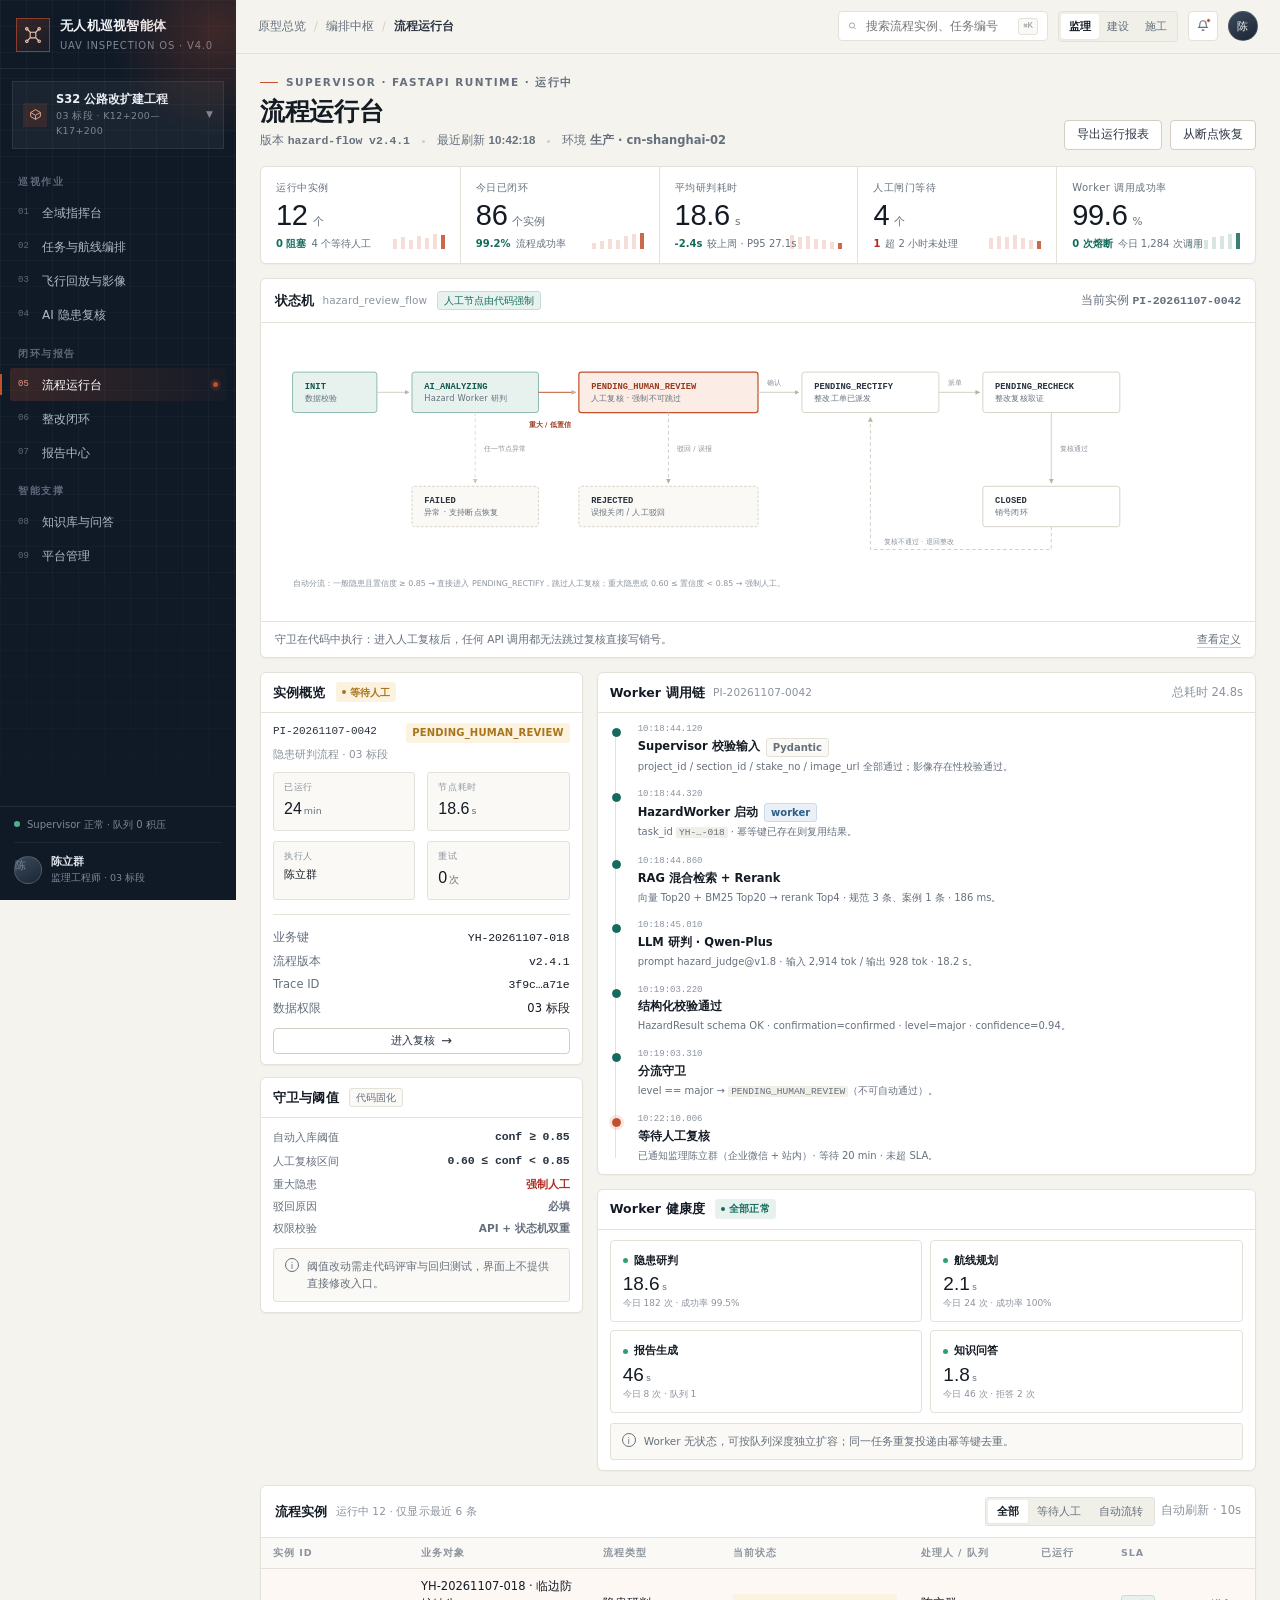
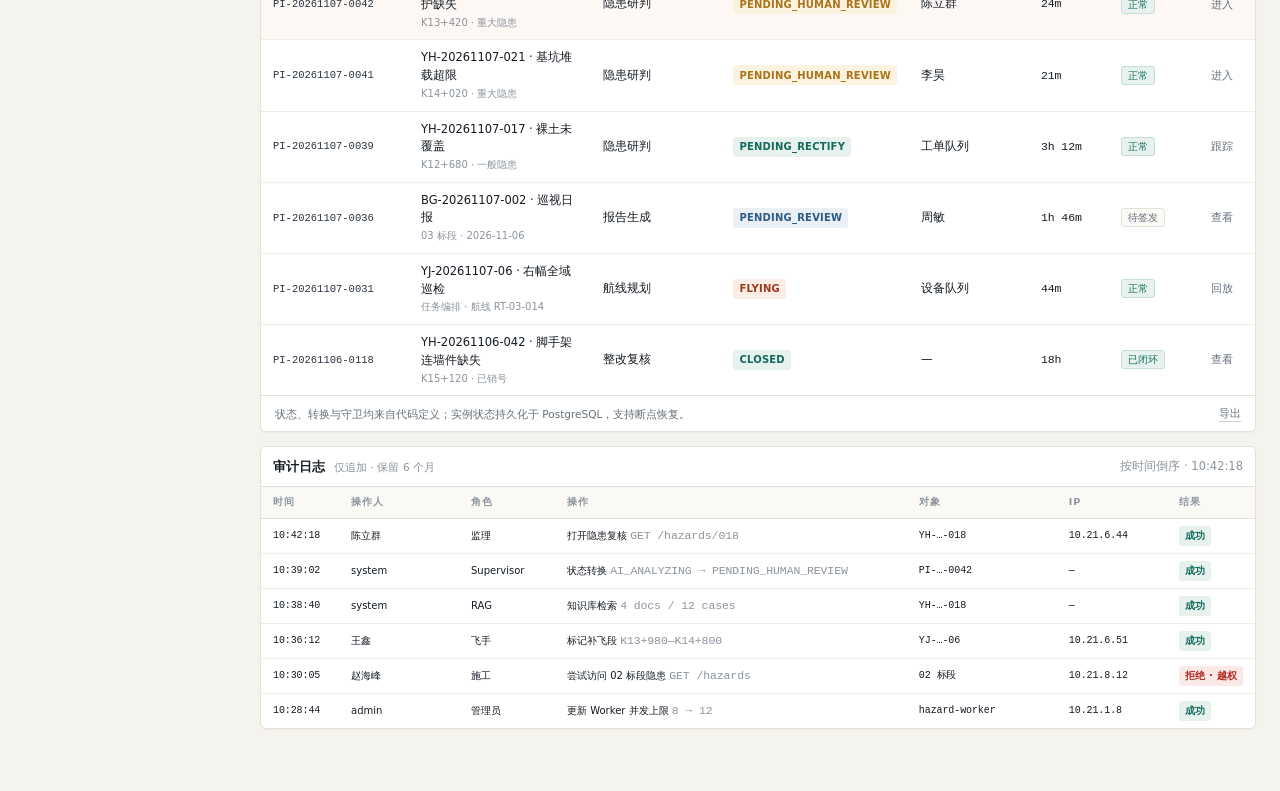
<file: assets/原型与设计/20261107无人机巡检系统V4.0-代码编排版/web-process-monitor.html>
﻿<!DOCTYPE html>
<html lang="zh-CN">
<head>
<meta charset="utf-8">
<meta name="viewport" content="width=device-width, initial-scale=1">
<title>流程运行台 · 无人机工地巡视智能识别系统</title>
<meta name="description" content="Supervisor 流程实例、状态机、Worker 调用链与审计追踪。">
<link rel="stylesheet" href="prototype.css">
<style>
  .sm-wrap{overflow:auto;padding:4px 2px}
  .sm-node rect{fill:#fff;stroke:var(--line-2);stroke-width:1}
  .sm-node text{font-family:var(--font-ui);font-size:9.5px;fill:var(--muted);letter-spacing:.02em}
  .sm-node .sm-t{font-size:10px;fill:var(--ink-2);font-weight:600;font-family:var(--font-mono);letter-spacing:0}
  .sm-node.done rect{fill:var(--teal-soft);stroke:#7FB3A5}
  .sm-node.done .sm-t{fill:#0F5A4D}
  .sm-node.active rect{fill:var(--brand-soft);stroke:var(--brand);stroke-width:1.4}
  .sm-node.active .sm-t{fill:var(--brand-dark)}
  .sm-node.alt rect{fill:var(--surface-2);stroke:var(--line-2);stroke-dasharray:3 2}
  .sm-edge{fill:none;stroke:var(--line-2);stroke-width:1.1;marker-end:url(#arrow)}
  .sm-edge.hot{stroke:var(--brand)}
  .sm-edge.dash{stroke-dasharray:4 3}
  .sm-lbl{font-family:var(--font-ui);font-size:7.5px;fill:var(--muted-2)}
  .sm-lbl.hot{fill:var(--brand-dark);font-weight:600}
  .worker-card{padding:11px 12px;border:1px solid var(--line);border-radius:4px;background:var(--surface)}
  .worker-card .wc-top{display:flex;align-items:center;gap:6px}
  .worker-card .wc-name{font-size:11px;font-weight:600}
  .worker-card .wc-metric{font-family:var(--font-num);font-size:19px;margin-top:5px;line-height:1}
  .worker-card .wc-sub{font-size:9px;color:var(--muted-2);margin-top:4px}
  .audit-row td{font-size:10px}
</style>
</head>
<body class="app" data-role="supervisor">

<aside class="sidebar">
  <a class="brand" href="index.html">
    <span class="brand-mark">
      <svg viewBox="0 0 24 24" fill="none" stroke="currentColor" stroke-width="1.3" stroke-linecap="round">
        <path d="M8.4 8.4 5 5M15.6 8.4 19 5M8.4 15.6 5 19M15.6 15.6 19 19"/>
        <rect x="8.6" y="8.6" width="6.8" height="6.8" rx="1.1"/>
        <circle cx="4.6" cy="4.6" r="1.5"/><circle cx="19.4" cy="4.6" r="1.5"/>
        <circle cx="4.6" cy="19.4" r="1.5"/><circle cx="19.4" cy="19.4" r="1.5"/>
      </svg>
    </span>
    <span class="brand-text"><strong>无人机巡视智能体</strong><span>UAV INSPECTION OS · V4.0</span></span>
  </a>
  <div class="project-switch">
    <span class="ps-icon"><svg width="13" height="13" viewBox="0 0 16 16" fill="none" stroke="currentColor" stroke-width="1.2"><path d="M2 5.5 8 2l6 3.5v5L8 14l-6-3.5z"/><path d="M2 5.5 8 9l6-3.5M8 9v5"/></svg></span>
    <span class="ps-text"><b>S32 公路改扩建工程</b><span>03 标段 · K12+200—K17+200</span></span>
    <span class="ps-caret">▼</span>
  </div>
  <nav class="nav">
    <div class="nav-label">巡视作业</div>
    <a class="nav-item" id="nav-command" href="web-command-center.html"><span class="no">01</span>全域指挥台</a>
    <a class="nav-item" id="nav-plan" href="web-mission-plan.html"><span class="no">02</span>任务与航线编排</a>
    <a class="nav-item" id="nav-detail" href="web-mission-detail.html"><span class="no">03</span>飞行回放与影像</a>
    <a class="nav-item" id="nav-review" href="web-hazard-review.html"><span class="no">04</span>AI 隐患复核<span class="nav-dot"></span></a>
    <div class="nav-label">闭环与报告</div>
    <a class="nav-item" id="nav-process" href="web-process-monitor.html"><span class="no">05</span>流程运行台<span class="nav-dot"></span></a>
    <a class="nav-item" id="nav-closure" href="web-hazard-closure.html"><span class="no">06</span>整改闭环</a>
    <a class="nav-item" id="nav-reports" href="web-reports.html"><span class="no">07</span>报告中心</a>
    <div class="nav-label">智能支撑</div>
    <a class="nav-item" id="nav-knowledge" href="web-knowledge.html"><span class="no">08</span>知识库与问答</a>
    <a class="nav-item" id="nav-admin" href="web-admin.html"><span class="no">09</span>平台管理</a>
  </nav>
  <div class="side-foot">
    <div class="sys-state"><span class="pulse"></span>Supervisor 正常 · 队列 0 积压</div>
    <div class="side-user"><span class="avatar">陈</span><div><b>陈立群</b><span>监理工程师 · 03 标段</span></div></div>
  </div>
</aside>

<div class="main">
  <header class="topbar">
    <div class="crumb"><a href="index.html">原型总览</a><span class="sep">/</span><span>编排中枢</span><span class="sep">/</span><b>流程运行台</b></div>
    <div class="topbar-right">
      <label class="search"><svg width="12" height="12" viewBox="0 0 16 16" fill="none" stroke="currentColor" stroke-width="1.4"><circle cx="7" cy="7" r="4.4"/><path d="m10.5 10.5 3 3"/></svg><input placeholder="搜索流程实例、任务编号"><kbd>⌘K</kbd></label>
      <div class="role-switch"><button data-role-btn="supervisor" class="is-on">监理</button><button data-role-btn="owner">建设</button><button data-role-btn="builder">施工</button></div>
      <button class="icon-btn" aria-label="通知"><svg width="14" height="14" viewBox="0 0 16 16" fill="none" stroke="currentColor" stroke-width="1.3"><path d="M8 2a3.5 3.5 0 0 1 3.5 3.5c0 3 1.2 4 1.2 4H3.3s1.2-1 1.2-4A3.5 3.5 0 0 1 8 2Z"/><path d="M6.6 12a1.5 1.5 0 0 0 2.8 0"/></svg><span class="dot"></span></button>
      <span class="avatar">陈</span>
    </div>
  </header>

  <main class="page">
    <div class="page-head">
      <div class="page-head-main">
        <div class="kicker">Supervisor · FastAPI Runtime · 运行中</div>
        <h1>流程运行台</h1>
        <div class="sub">
          <span>版本 <b class="mono">hazard-flow v2.4.1</b></span><span class="dot"></span>
          <span>最近刷新 <b class="num">10:42:18</b></span><span class="dot"></span>
          <span>环境 <b>生产 · cn-shanghai-02</b></span>
        </div>
      </div>
      <div class="page-actions">
        <button class="btn" data-toast="已导出近 24 小时流程运行报表（CSV）。">导出运行报表</button>
        <button class="btn" data-modal="replayModal">从断点恢复</button>
      </div>
    </div>

    <section class="metrics" aria-label="运行指标">
      <div class="metric">
        <div class="metric-label">运行中实例</div>
        <div class="metric-value"><b>12</b><span class="unit">个</span></div>
        <div class="metric-delta"><span class="up">0 阻塞</span><span>4 个等待人工</span></div>
        <svg class="spark" viewBox="0 0 56 22"><rect x="2" y="10" width="4" height="10"/><rect x="10" y="8" width="4" height="12"/><rect x="18" y="11" width="4" height="9"/><rect x="26" y="7" width="4" height="13"/><rect x="34" y="9" width="4" height="11"/><rect x="42" y="5" width="4" height="15"/><rect x="50" y="6" width="4" height="14" class="on"/></svg>
      </div>
      <div class="metric">
        <div class="metric-label">今日已闭环</div>
        <div class="metric-value"><b>86</b><span class="unit">个实例</span></div>
        <div class="metric-delta"><span class="up">99.2%</span><span>流程成功率</span></div>
        <svg class="spark" viewBox="0 0 56 22"><rect x="2" y="14" width="4" height="6"/><rect x="10" y="12" width="4" height="8"/><rect x="18" y="10" width="4" height="10"/><rect x="26" y="11" width="4" height="9"/><rect x="34" y="7" width="4" height="13"/><rect x="42" y="5" width="4" height="15"/><rect x="50" y="4" width="4" height="16" class="on"/></svg>
      </div>
      <div class="metric">
        <div class="metric-label">平均研判耗时</div>
        <div class="metric-value"><b>18.6</b><span class="unit">s</span></div>
        <div class="metric-delta"><span class="up">-2.4s</span><span>较上周 · P95 27.1s</span></div>
        <svg class="spark" viewBox="0 0 56 22"><rect x="2" y="6" width="4" height="14"/><rect x="10" y="8" width="4" height="12"/><rect x="18" y="7" width="4" height="13"/><rect x="26" y="10" width="4" height="10"/><rect x="34" y="11" width="4" height="9"/><rect x="42" y="13" width="4" height="7"/><rect x="50" y="14" width="4" height="6" class="on"/></svg>
      </div>
      <div class="metric">
        <div class="metric-label">人工闸门等待</div>
        <div class="metric-value"><b>4</b><span class="unit">个</span></div>
        <div class="metric-delta"><span class="down">1</span><span>超 2 小时未处理</span></div>
        <svg class="spark" viewBox="0 0 56 22"><rect x="2" y="9" width="4" height="11"/><rect x="10" y="7" width="4" height="13"/><rect x="18" y="8" width="4" height="12"/><rect x="26" y="6" width="4" height="14"/><rect x="34" y="9" width="4" height="11"/><rect x="42" y="11" width="4" height="9"/><rect x="50" y="12" width="4" height="8" class="on"/></svg>
      </div>
      <div class="metric alt">
        <div class="metric-label">Worker 调用成功率</div>
        <div class="metric-value"><b>99.6</b><span class="unit">%</span></div>
        <div class="metric-delta"><span class="up">0 次熔断</span><span>今日 1,284 次调用</span></div>
        <svg class="spark" viewBox="0 0 56 22"><rect x="2" y="12" width="4" height="8"/><rect x="10" y="10" width="4" height="10"/><rect x="18" y="11" width="4" height="9"/><rect x="26" y="8" width="4" height="12"/><rect x="34" y="7" width="4" height="13"/><rect x="42" y="5" width="4" height="15"/><rect x="50" y="4" width="4" height="16" class="on"/></svg>
      </div>
    </section>

    <div class='grid proc-grid mt-14'>
      <section class='panel flush proc-sm'>
        <div class="panel-head">
          <div class="panel-title">状态机 <span class="panel-sub">hazard_review_flow</span></div>
          <span class="tag tag-teal">人工节点由代码强制</span>
          <div class="panel-tools"><span class="small muted">当前实例 <b class="mono">PI-20261107-0042</b></span></div>
        </div>
        <div class="panel-body tight">
          <div class="sm-wrap">
            <svg viewBox="0 0 1100 300" style="width:100%;min-width:760px" role="img" aria-label="隐患研判流程状态机">
              <defs>
                <marker id="arrow" viewBox="0 0 10 10" refX="8" refY="5" markerWidth="5" markerHeight="5" orient="auto-start-reverse">
                  <path d="M 0 0 L 10 5 L 0 10 z" fill="#B9B3A3"/>
                </marker>
              </defs>

              <!-- row 1 -->
              <g class="sm-node done">
                <rect x="20" y="40" width="96" height="46" rx="3"/>
                <text x="34" y="59" class="sm-t">INIT</text><text x="34" y="73">数据校验</text>
              </g>
              <g class="sm-node done">
                <rect x="156" y="40" width="144" height="46" rx="3"/>
                <text x="170" y="59" class="sm-t">AI_ANALYZING</text><text x="170" y="73">Hazard Worker 研判</text>
              </g>
              <g class="sm-node active">
                <rect x="346" y="40" width="204" height="46" rx="3"/>
                <text x="360" y="59" class="sm-t">PENDING_HUMAN_REVIEW</text><text x="360" y="73">人工复核 · 强制不可跳过</text>
              </g>
              <g class="sm-node">
                <rect x="600" y="40" width="156" height="46" rx="3"/>
                <text x="614" y="59" class="sm-t">PENDING_RECTIFY</text><text x="614" y="73">整改工单已派发</text>
              </g>
              <g class="sm-node">
                <rect x="806" y="40" width="156" height="46" rx="3"/>
                <text x="820" y="59" class="sm-t">PENDING_RECHECK</text><text x="820" y="73">整改复核取证</text>
              </g>

              <!-- row 2 -->
              <g class="sm-node">
                <rect x="806" y="170" width="156" height="46" rx="3"/>
                <text x="820" y="189" class="sm-t">CLOSED</text><text x="820" y="203">销号闭环</text>
              </g>
              <g class="sm-node alt">
                <rect x="346" y="170" width="204" height="46" rx="3"/>
                <text x="360" y="189" class="sm-t">REJECTED</text><text x="360" y="203">误报关闭 / 人工驳回</text>
              </g>
              <g class="sm-node alt">
                <rect x="156" y="170" width="144" height="46" rx="3"/>
                <text x="170" y="189" class="sm-t">FAILED</text><text x="170" y="203">异常 · 支持断点恢复</text>
              </g>

              <!-- edges -->
              <path class="sm-edge" d="M116 63 H152"/>
              <path class="sm-edge hot" d="M300 63 H342"/>
              <text class="sm-lbl hot" x="289" y="102">重大 / 低置信</text>
              <path class="sm-edge" d="M550 63 H596"/>
              <text class="sm-lbl" x="560" y="55">确认</text>
              <path class="sm-edge" d="M756 63 H802"/>
              <text class="sm-lbl" x="766" y="55">派单</text>

              <path class="sm-edge" d="M884 86 V166"/>
              <text class="sm-lbl" x="894" y="130">复核通过</text>
              <path class="sm-edge dash" d="M448 86 V166"/>
              <text class="sm-lbl" x="458" y="130">驳回 / 误报</text>
              <path class="sm-edge dash" d="M228 86 V166" opacity=".7"/>
              <text class="sm-lbl" x="238" y="130">任一节点异常</text>

              <path class="sm-edge dash" d="M884 216 V242 H678 V92"/>
              <text class="sm-lbl" x="694" y="236">复核不通过 · 退回整改</text>

              <text x="20" y="284" style="font-family:var(--font-ui);font-size:9px;fill:var(--muted-2)">自动分流：一般隐患且置信度 ≥ 0.85 → 直接进入 PENDING_RECTIFY，跳过人工复核；重大隐患或 0.60 ≤ 置信度 &lt; 0.85 → 强制人工。</text>
            </svg>
          </div>
        </div>
        <div class="panel-foot">
          <span>守卫在代码中执行：进入人工复核后，任何 API 调用都无法跳过复核直接写销号。</span>
          <a class="link-quiet" style="margin-left:auto" href="#" data-toast="状态机定义来自 app/supervisor/state_machine.py，已纳入 Git 版本管理。">查看定义</a>
        </div>
      </section>

      <aside class='col proc-side'>
        <section class="panel">
          <div class="panel-head tight"><div class="panel-title">实例概览</div><span class="badge badge-pending"><i></i>等待人工</span></div>
          <div class="panel-body tight">
            <div class="row between" style="align-items:flex-start">
              <div><div class="mono" style="font-size:11px;color:var(--ink-2)">PI-20261107-0042</div><div class="tiny muted-2 mt-6">隐患研判流程 · 03 标段</div></div>
              <span class="badge badge-pending" data-instance-state>PENDING_HUMAN_REVIEW</span>
            </div>
            <div class="param-grid mt-10" style="grid-template-columns:repeat(2,1fr)">
              <div class="param"><span>已运行</span><b>24<em>min</em></b></div>
              <div class="param"><span>节点耗时</span><b>18.6<em>s</em></b></div>
              <div class="param"><span>执行人</span><b style="font-size:11px;font-family:var(--font-ui)">陈立群</b></div>
              <div class="param"><span>重试</span><b>0<em>次</em></b></div>
            </div>
            <div class="divider"></div>
            <div class="stack-6 small">
              <div class="row between"><span class="muted">业务键</span><span class="mono">YH-20261107-018</span></div>
              <div class="row between"><span class="muted">流程版本</span><span class="mono">v2.4.1</span></div>
              <div class="row between"><span class="muted">Trace ID</span><span class="mono">3f9c…a71e</span></div>
              <div class="row between"><span class="muted">数据权限</span><span>03 标段</span></div>
            </div>
            <a class="btn btn-sm mt-10" style="width:100%" href="web-hazard-review.html">进入复核 <span class="arw">→</span></a>
          </div>
        </section>

        <section class="panel">
          <div class="panel-head tight"><div class="panel-title">守卫与阈值</div><span class="tag">代码固化</span></div>
          <div class="panel-body tight stack-6" style="font-size:10.5px;color:var(--muted)">
            <div class="row between"><span>自动入库阈值</span><b class="mono" style="color:var(--ink-2)">conf ≥ 0.85</b></div>
            <div class="row between"><span>人工复核区间</span><b class="mono" style="color:var(--ink-2)">0.60 ≤ conf &lt; 0.85</b></div>
            <div class="row between"><span>重大隐患</span><b style="color:var(--red)">强制人工</b></div>
            <div class="row between"><span>驳回原因</span><b>必填</b></div>
            <div class="row between"><span>权限校验</span><b>API + 状态机双重</b></div>
            <div class="note mt-6"><span class="n-ico">i</span><span>阈值改动需走代码评审与回归测试，界面上不提供直接修改入口。</span></div>
          </div>
        </section>
      </aside>

      <section class='panel proc-trace'>
        <div class="panel-head tight">
          <div class="panel-title">Worker 调用链 <span class="panel-sub">PI-20261107-0042</span></div>
          <div class="panel-tools"><span class="small muted-2">总耗时 24.8s</span></div>
        </div>
        <div class="panel-body tight">
          <div class="trace">
            <div class="trace-item ok">
              <div class="trace-time">10:18:44.120</div>
              <div class="trace-title">Supervisor 校验输入 <span class="tag">Pydantic</span></div>
              <div class="trace-meta">project_id / section_id / stake_no / image_url 全部通过；影像存在性校验通过。</div>
            </div>
            <div class="trace-item ok">
              <div class="trace-time">10:18:44.320</div>
              <div class="trace-title">HazardWorker 启动 <span class="tag tag-blue">worker</span></div>
              <div class="trace-meta">task_id <code>YH-…-018</code> · 幂等键已存在则复用结果。</div>
            </div>
            <div class="trace-item ok">
              <div class="trace-time">10:18:44.860</div>
              <div class="trace-title">RAG 混合检索 + Rerank</div>
              <div class="trace-meta">向量 Top20 + BM25 Top20 → rerank Top4 · 规范 3 条、案例 1 条 · 186 ms。</div>
            </div>
            <div class="trace-item ok">
              <div class="trace-time">10:18:45.010</div>
              <div class="trace-title">LLM 研判 · Qwen-Plus</div>
              <div class="trace-meta">prompt hazard_judge@v1.8 · 输入 2,914 tok / 输出 928 tok · 18.2 s。</div>
            </div>
            <div class="trace-item ok">
              <div class="trace-time">10:19:03.220</div>
              <div class="trace-title">结构化校验通过</div>
              <div class="trace-meta">HazardResult schema OK · confirmation=confirmed · level=major · confidence=0.94。</div>
            </div>
            <div class="trace-item ok">
              <div class="trace-time">10:19:03.310</div>
              <div class="trace-title">分流守卫</div>
              <div class="trace-meta">level == major → <code>PENDING_HUMAN_REVIEW</code>（不可自动通过）。</div>
            </div>
            <div class="trace-item run">
              <div class="trace-time">10:22:10.006</div>
              <div class="trace-title">等待人工复核</div>
              <div class="trace-meta">已通知监理陈立群（企业微信 + 站内）· 等待 20 min · 未超 SLA。</div>
            </div>
          </div>
        </div>
      </section>

      <section class='panel proc-health'>
        <div class="panel-head tight"><div class="panel-title">Worker 健康度</div><span class="badge badge-closed"><i></i>全部正常</span></div>
        <div class="panel-body tight">
          <div class="grid" style="grid-template-columns:repeat(2,1fr);gap:8px">
            <div class="worker-card">
              <div class="wc-top"><span class="dot-live"></span><span class="wc-name">隐患研判</span></div>
              <div class="wc-metric">18.6<span style="font-size:9px;color:var(--muted)"> s</span></div>
              <div class="wc-sub">今日 182 次 · 成功率 99.5%</div>
            </div>
            <div class="worker-card">
              <div class="wc-top"><span class="dot-live"></span><span class="wc-name">航线规划</span></div>
              <div class="wc-metric">2.1<span style="font-size:9px;color:var(--muted)"> s</span></div>
              <div class="wc-sub">今日 24 次 · 成功率 100%</div>
            </div>
            <div class="worker-card">
              <div class="wc-top"><span class="dot-live"></span><span class="wc-name">报告生成</span></div>
              <div class="wc-metric">46<span style="font-size:9px;color:var(--muted)"> s</span></div>
              <div class="wc-sub">今日 8 次 · 队列 1</div>
            </div>
            <div class="worker-card">
              <div class="wc-top"><span class="dot-live"></span><span class="wc-name">知识问答</span></div>
              <div class="wc-metric">1.8<span style="font-size:9px;color:var(--muted)"> s</span></div>
              <div class="wc-sub">今日 46 次 · 拒答 2 次</div>
            </div>
          </div>
          <div class="note mt-10"><span class="n-ico">i</span><span>Worker 无状态，可按队列深度独立扩容；同一任务重复投递由幂等键去重。</span></div>
        </div>
      </section>

      <section class='panel flush proc-inst'>
        <div class="panel-head">
          <div class="panel-title">流程实例 <span class="panel-sub">运行中 12 · 仅显示最近 6 条</span></div>
          <div class="panel-tools">
            <div class="segmented" data-filters="#instRows"><button class="is-on" data-filter="all">全部</button><button data-filter="human">等待人工</button><button data-filter="auto">自动流转</button></div>
            <span class="small muted-2">自动刷新 · 10s</span>
          </div>
        </div>
        <table class="table">
          <thead><tr>
            <th style="width:148px">实例 ID</th><th>业务对象</th><th style="width:130px">流程类型</th>
            <th style="width:180px">当前状态</th><th style="width:120px">处理人 / 队列</th><th style="width:80px">已运行</th><th style="width:80px">SLA</th><th style="width:52px"></th>
          </tr></thead>
          <tbody id="instRows">
            <tr data-row="human" style="background:#FDF8F4">
              <td class="id">PI-20261107-0042</td>
              <td><div class="t-main">YH-20261107-018 · 临边防护缺失</div><div class="t-sub">K13+420 · 重大隐患</div></td>
              <td>隐患研判</td>
              <td><span class="badge badge-pending">PENDING_HUMAN_REVIEW</span></td>
              <td>陈立群</td>
              <td class="mono">24m</td>
              <td><span class="tag tag-teal">正常</span></td>
              <td><a class="btn btn-sm btn-quiet" href="web-hazard-review.html">进入</a></td>
            </tr>
            <tr data-row="human">
              <td class="id">PI-20261107-0041</td>
              <td><div class="t-main">YH-20261107-021 · 基坑堆载超限</div><div class="t-sub">K14+020 · 重大隐患</div></td>
              <td>隐患研判</td>
              <td><span class="badge badge-pending">PENDING_HUMAN_REVIEW</span></td>
              <td>李昊</td>
              <td class="mono">21m</td>
              <td><span class="tag tag-teal">正常</span></td>
              <td><a class="btn btn-sm btn-quiet" href="web-hazard-review.html">进入</a></td>
            </tr>
            <tr data-row="auto">
              <td class="id">PI-20261107-0039</td>
              <td><div class="t-main">YH-20261107-017 · 裸土未覆盖</div><div class="t-sub">K12+680 · 一般隐患</div></td>
              <td>隐患研判</td>
              <td><span class="badge badge-closed">PENDING_RECTIFY</span></td>
              <td>工单队列</td>
              <td class="mono">3h 12m</td>
              <td><span class="tag tag-teal">正常</span></td>
              <td><a class="btn btn-sm btn-quiet" href="web-hazard-closure.html">跟踪</a></td>
            </tr>
            <tr data-row="human">
              <td class="id">PI-20261107-0036</td>
              <td><div class="t-main">BG-20261107-002 · 巡视日报</div><div class="t-sub">03 标段 · 2026-11-06</div></td>
              <td>报告生成</td>
              <td><span class="badge badge-ai">PENDING_REVIEW</span></td>
              <td>周敏</td>
              <td class="mono">1h 46m</td>
              <td><span class="tag">待签发</span></td>
              <td><a class="btn btn-sm btn-quiet" href="web-reports.html">查看</a></td>
            </tr>
            <tr data-row="auto">
              <td class="id">PI-20261107-0031</td>
              <td><div class="t-main">YJ-20261107-06 · 右幅全域巡检</div><div class="t-sub">任务编排 · 航线 RT-03-014</div></td>
              <td>航线规划</td>
              <td><span class="badge badge-brand">FLYING</span></td>
              <td>设备队列</td>
              <td class="mono">44m</td>
              <td><span class="tag tag-teal">正常</span></td>
              <td><a class="btn btn-sm btn-quiet" href="web-mission-detail.html">回放</a></td>
            </tr>
            <tr data-row="auto">
              <td class="id">PI-20261106-0118</td>
              <td><div class="t-main">YH-20261106-042 · 脚手架连墙件缺失</div><div class="t-sub">K15+120 · 已销号</div></td>
              <td>整改复核</td>
              <td><span class="badge badge-closed">CLOSED</span></td>
              <td>—</td>
              <td class="mono">18h</td>
              <td><span class="tag tag-teal">已闭环</span></td>
              <td><a class="btn btn-sm btn-quiet" href="web-hazard-closure.html">查看</a></td>
            </tr>
          </tbody>
        </table>
        <div class="panel-foot"><span>状态、转换与守卫均来自代码定义；实例状态持久化于 PostgreSQL，支持断点恢复。</span><a class="link-quiet" style="margin-left:auto" href="#" data-toast="已按当前筛选导出实例列表。">导出</a></div>
      </section>

      <section class='panel flush proc-audit'>
        <div class="panel-head tight"><div class="panel-title">审计日志 <span class="panel-sub">仅追加 · 保留 6 个月</span></div><div class="panel-tools"><span class="small muted-2">按时间倒序 · 10:42:18</span></div></div>
        <table class="table table-compact audit-row">
          <thead><tr><th style="width:78px">时间</th><th style="width:120px">操作人</th><th style="width:96px">角色</th><th>操作</th><th style="width:150px">对象</th><th style="width:110px">IP</th><th style="width:80px">结果</th></tr></thead>
          <tbody>
            <tr><td class="mono">10:42:18</td><td>陈立群</td><td>监理</td><td>打开隐患复核 <span class="mono muted-2">GET /hazards/018</span></td><td class="mono">YH-…-018</td><td class="mono">10.21.6.44</td><td><span class="badge badge-closed">成功</span></td></tr>
            <tr><td class="mono">10:39:02</td><td>system</td><td>Supervisor</td><td>状态转换 <span class="mono muted-2">AI_ANALYZING → PENDING_HUMAN_REVIEW</span></td><td class="mono">PI-…-0042</td><td class="mono">—</td><td><span class="badge badge-closed">成功</span></td></tr>
            <tr><td class="mono">10:38:40</td><td>system</td><td>RAG</td><td>知识库检索 <span class="mono muted-2">4 docs / 12 cases</span></td><td class="mono">YH-…-018</td><td class="mono">—</td><td><span class="badge badge-closed">成功</span></td></tr>
            <tr><td class="mono">10:36:12</td><td>王鑫</td><td>飞手</td><td>标记补飞段 <span class="mono muted-2">K13+980—K14+800</span></td><td class="mono">YJ-…-06</td><td class="mono">10.21.6.51</td><td><span class="badge badge-closed">成功</span></td></tr>
            <tr><td class="mono">10:30:05</td><td>赵海峰</td><td>施工</td><td>尝试访问 02 标段隐患 <span class="mono muted-2">GET /hazards</span></td><td class="mono">02 标段</td><td class="mono">10.21.8.12</td><td><span class="badge badge-major">拒绝 · 越权</span></td></tr>
            <tr><td class="mono">10:28:44</td><td>admin</td><td>管理员</td><td>更新 Worker 并发上限 <span class="mono muted-2">8 → 12</span></td><td class="mono">hazard-worker</td><td class="mono">10.21.1.8</td><td><span class="badge badge-closed">成功</span></td></tr>
          </tbody>
        </table>
      </section>
    </div>
  </main>
</div>

<div class="modal-mask" id="replayModal">
  <div class="modal">
    <div class="modal-head">
      <div><h3>从断点恢复流程</h3><p>用于 Worker 超时、外部接口故障或人工节点滞留后的恢复。</p></div>
      <button class="x" data-close aria-label="关闭">×</button>
    </div>
    <div class="modal-body">
      <div class="field"><label>流程实例</label><select class="select"><option>PI-20261107-0042 · 隐患研判 · PENDING_HUMAN_REVIEW</option><option>PI-20261107-0041 · 隐患研判 · PENDING_HUMAN_REVIEW</option></select></div>
      <div class="field mt-10"><label>恢复点</label><select class="select"><option>从最近成功节点继续（推荐）</option><option>重新执行当前 Worker</option><option>回退至 AI_ANALYZING</option></select></div>
      <div class="note warn mt-14"><span class="n-ico">!</span><span><b>幂等保护：</b>恢复不会重复创建工单或重复写入台账；已产生的副作用按幂等键复用。</span></div>
    </div>
    <div class="modal-foot">
      <button class="btn" data-close>取消</button>
      <button class="btn btn-primary" data-close data-toast="恢复指令已下发，实例将从最近成功节点继续。">确认恢复</button>
    </div>
  </div>
</div>

<script src="prototype.js"></script>
</body>
</html>
</file>
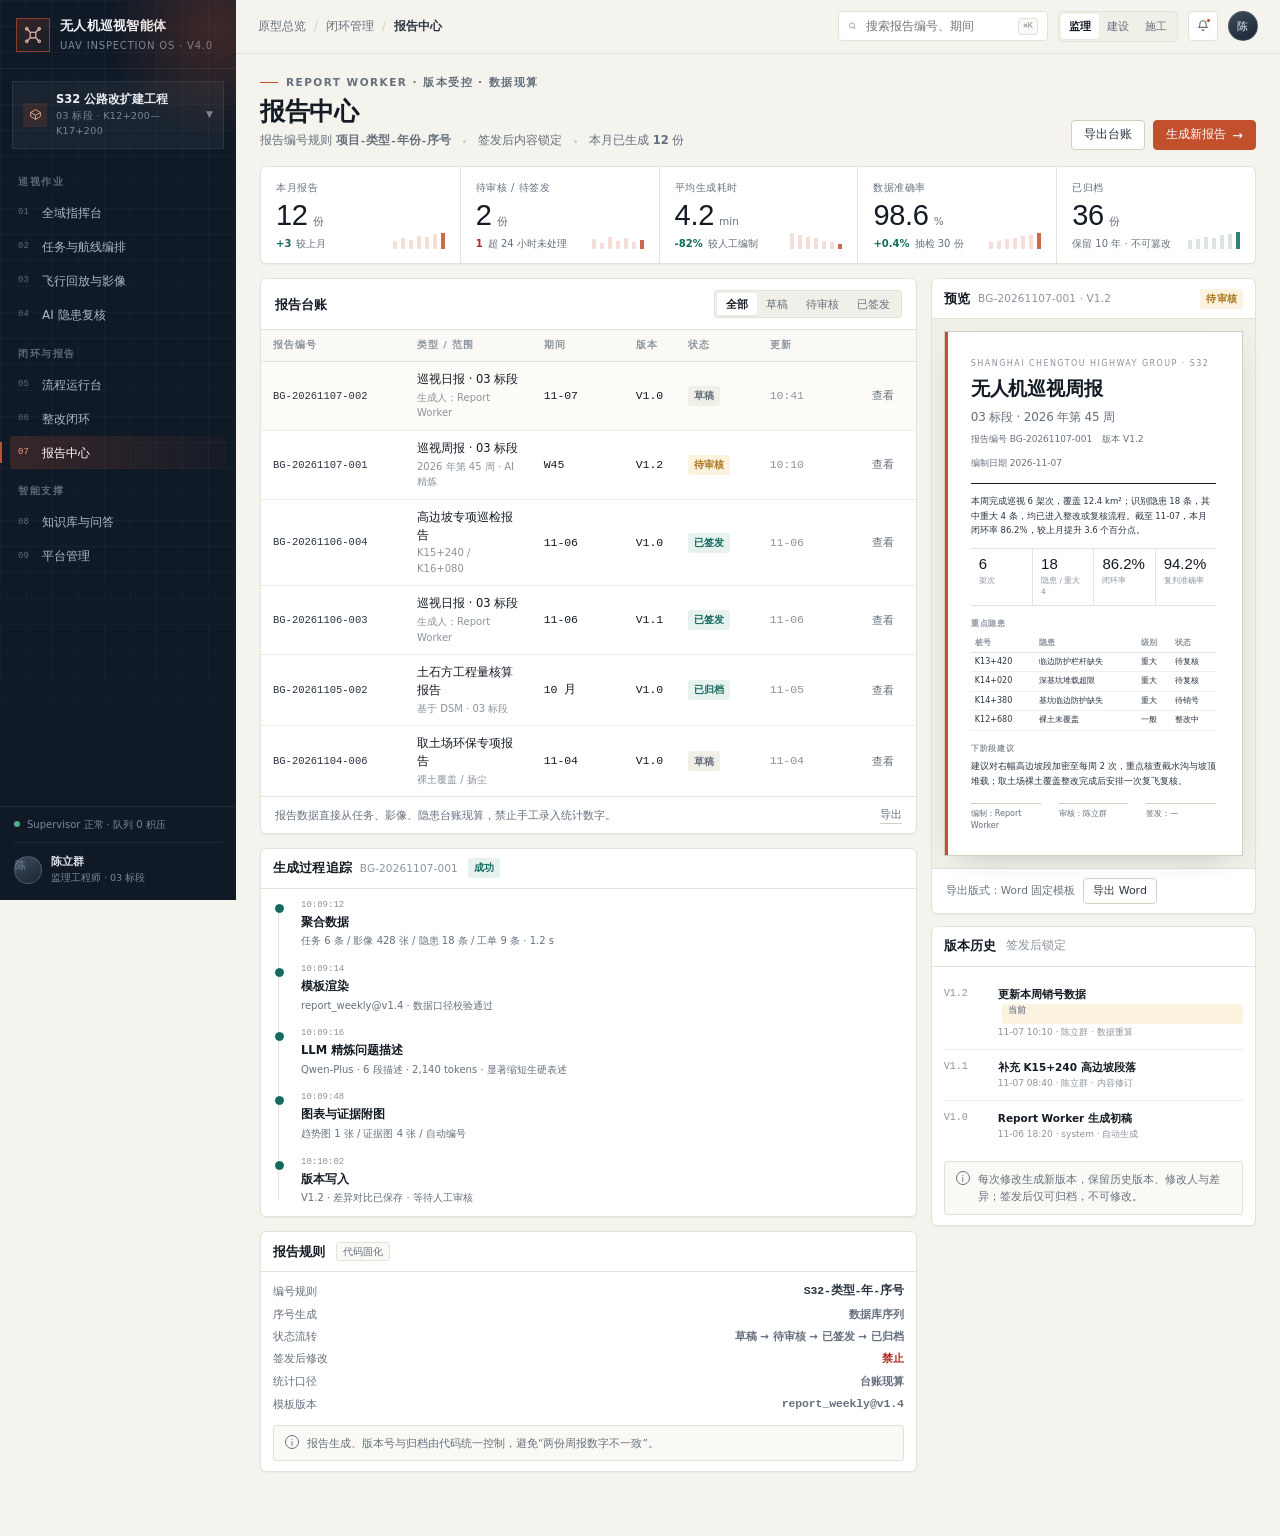
<file: assets/原型与设计/20261107无人机巡检系统V4.0-代码编排版/web-reports.html>
﻿<!DOCTYPE html>
<html lang="zh-CN">
<head>
<meta charset="utf-8">
<meta name="viewport" content="width=device-width, initial-scale=1">
<title>报告中心 · 无人机工地巡视智能识别系统</title>
<meta name="description" content="巡视日报、周报与专项报告生成，版本控制、审核签发与归档。">
<link rel="stylesheet" href="prototype.css">
<style>
  .paper{
    width:100%;background:#fff;border:1px solid var(--line-2);box-shadow:0 10px 30px -18px rgba(20,27,36,.35);
    padding:26px 26px 22px;position:relative;
  }
  .paper::before{
    content:"";position:absolute;left:0;top:0;bottom:0;width:3px;background:var(--brand);
  }
  .paper-kicker{font-size:8px;letter-spacing:.18em;color:var(--muted-2);text-transform:uppercase}
  .paper h2{font-size:19px;font-weight:600;letter-spacing:-.01em;margin-top:6px;line-height:1.35}
  .paper .p-sub{font-size:9px;color:var(--muted);margin-top:5px;display:flex;gap:10px;flex-wrap:wrap}
  .paper .p-rule{height:1px;background:var(--ink);margin:12px 0 10px}
  .paper .p-metrics{display:grid;grid-template-columns:repeat(4,1fr);border:1px solid var(--line);border-left:0;border-right:0}
  .paper .p-metric{padding:7px 8px;border-left:1px solid var(--line)}
  .paper .p-metric:first-child{border-left:0}
  .paper .p-metric b{display:block;font-family:var(--font-num);font-size:15px;font-weight:500;line-height:1.1}
  .paper .p-metric span{display:block;font-size:7.5px;color:var(--muted-2);margin-top:2px}
  .paper .p-sec{font-size:8px;letter-spacing:.1em;color:var(--muted-2);text-transform:uppercase;margin:12px 0 4px;font-weight:600}
  .paper p{font-size:8.5px;line-height:1.75;color:var(--ink-2)}
  .paper table{width:100%;border-collapse:collapse;margin-top:3px}
  .paper th{font-size:7.5px;color:var(--muted-2);text-align:left;padding:3px 4px;border-bottom:1px solid var(--line);font-weight:600}
  .paper td{font-size:8px;padding:3px 4px;border-bottom:1px solid #F1EFE8;color:var(--ink-2)}
  .paper .p-sign{display:flex;gap:18px;margin-top:14px;font-size:8px;color:var(--muted)}
  .paper .p-sign div{flex:1;border-top:1px solid var(--line-2);padding-top:4px}
  .version-list{display:flex;flex-direction:column;gap:0}
  .ver{display:flex;gap:10px;padding:9px 0;border-bottom:1px solid #EFEDE6;position:relative}
  .ver:last-child{border-bottom:0}
  .ver .v-tag{width:44px;flex:none;font-family:var(--font-mono);font-size:10px;color:var(--muted-2)}
  .ver .v-body{flex:1;min-width:0}
  .ver .v-body b{font-size:10.5px;font-weight:600;display:block}
  .ver .v-body span{font-size:9px;color:var(--muted-2);display:block;margin-top:2px}
</style>
</head>
<body class="app" data-role="supervisor">

<aside class="sidebar">
  <a class="brand" href="index.html">
    <span class="brand-mark">
      <svg viewBox="0 0 24 24" fill="none" stroke="currentColor" stroke-width="1.3" stroke-linecap="round">
        <path d="M8.4 8.4 5 5M15.6 8.4 19 5M8.4 15.6 5 19M15.6 15.6 19 19"/>
        <rect x="8.6" y="8.6" width="6.8" height="6.8" rx="1.1"/>
        <circle cx="4.6" cy="4.6" r="1.5"/><circle cx="19.4" cy="4.6" r="1.5"/>
        <circle cx="4.6" cy="19.4" r="1.5"/><circle cx="19.4" cy="19.4" r="1.5"/>
      </svg>
    </span>
    <span class="brand-text"><strong>无人机巡视智能体</strong><span>UAV INSPECTION OS · V4.0</span></span>
  </a>
  <div class="project-switch">
    <span class="ps-icon"><svg width="13" height="13" viewBox="0 0 16 16" fill="none" stroke="currentColor" stroke-width="1.2"><path d="M2 5.5 8 2l6 3.5v5L8 14l-6-3.5z"/><path d="M2 5.5 8 9l6-3.5M8 9v5"/></svg></span>
    <span class="ps-text"><b>S32 公路改扩建工程</b><span>03 标段 · K12+200—K17+200</span></span>
    <span class="ps-caret">▼</span>
  </div>
  <nav class="nav">
    <div class="nav-label">巡视作业</div>
    <a class="nav-item" id="nav-command" href="web-command-center.html"><span class="no">01</span>全域指挥台</a>
    <a class="nav-item" id="nav-plan" href="web-mission-plan.html"><span class="no">02</span>任务与航线编排</a>
    <a class="nav-item" id="nav-detail" href="web-mission-detail.html"><span class="no">03</span>飞行回放与影像</a>
    <a class="nav-item" id="nav-review" href="web-hazard-review.html"><span class="no">04</span>AI 隐患复核<span class="nav-dot"></span></a>
    <div class="nav-label">闭环与报告</div>
    <a class="nav-item" id="nav-process" href="web-process-monitor.html"><span class="no">05</span>流程运行台<span class="nav-dot"></span></a>
    <a class="nav-item" id="nav-closure" href="web-hazard-closure.html"><span class="no">06</span>整改闭环</a>
    <a class="nav-item" id="nav-reports" href="web-reports.html"><span class="no">07</span>报告中心</a>
    <div class="nav-label">智能支撑</div>
    <a class="nav-item" id="nav-knowledge" href="web-knowledge.html"><span class="no">08</span>知识库与问答</a>
    <a class="nav-item" id="nav-admin" href="web-admin.html"><span class="no">09</span>平台管理</a>
  </nav>
  <div class="side-foot">
    <div class="sys-state"><span class="pulse"></span>Supervisor 正常 · 队列 0 积压</div>
    <div class="side-user"><span class="avatar">陈</span><div><b>陈立群</b><span>监理工程师 · 03 标段</span></div></div>
  </div>
</aside>

<div class="main">
  <header class="topbar">
    <div class="crumb"><a href="index.html">原型总览</a><span class="sep">/</span><span>闭环管理</span><span class="sep">/</span><b>报告中心</b></div>
    <div class="topbar-right">
      <label class="search"><svg width="12" height="12" viewBox="0 0 16 16" fill="none" stroke="currentColor" stroke-width="1.4"><circle cx="7" cy="7" r="4.4"/><path d="m10.5 10.5 3 3"/></svg><input placeholder="搜索报告编号、期间"><kbd>⌘K</kbd></label>
      <div class="role-switch"><button data-role-btn="supervisor" class="is-on">监理</button><button data-role-btn="owner">建设</button><button data-role-btn="builder">施工</button></div>
      <button class="icon-btn" aria-label="通知"><svg width="14" height="14" viewBox="0 0 16 16" fill="none" stroke="currentColor" stroke-width="1.3"><path d="M8 2a3.5 3.5 0 0 1 3.5 3.5c0 3 1.2 4 1.2 4H3.3s1.2-1 1.2-4A3.5 3.5 0 0 1 8 2Z"/><path d="M6.6 12a1.5 1.5 0 0 0 2.8 0"/></svg><span class="dot"></span></button>
      <span class="avatar">陈</span>
    </div>
  </header>

  <main class="page">
    <div class="page-head">
      <div class="page-head-main">
        <div class="kicker">Report Worker · 版本受控 · 数据现算</div>
        <h1>报告中心</h1>
        <div class="sub">
          <span>报告编号规则 <b class="mono">项目-类型-年份-序号</b></span><span class="dot"></span>
          <span>签发后内容锁定</span><span class="dot"></span>
          <span>本月已生成 <b>12</b> 份</span>
        </div>
      </div>
      <div class="page-actions">
        <button class="btn" data-toast="已导出报告台账（Excel）。">导出台账</button>
        <button class="btn btn-primary" data-generate-report>生成新报告 <span class="arw">→</span></button>
      </div>
    </div>

    <section class="metrics" aria-label="报告指标">
      <div class="metric">
        <div class="metric-label">本月报告</div>
        <div class="metric-value"><b>12</b><span class="unit">份</span></div>
        <div class="metric-delta"><span class="up">+3</span><span>较上月</span></div>
        <svg class="spark" viewBox="0 0 56 22"><rect x="2" y="12" width="4" height="8"/><rect x="10" y="9" width="4" height="11"/><rect x="18" y="11" width="4" height="9"/><rect x="26" y="7" width="4" height="13"/><rect x="34" y="8" width="4" height="12"/><rect x="42" y="5" width="4" height="15"/><rect x="50" y="4" width="4" height="16" class="on"/></svg>
      </div>
      <div class="metric">
        <div class="metric-label">待审核 / 待签发</div>
        <div class="metric-value"><b>2</b><span class="unit">份</span></div>
        <div class="metric-delta"><span class="down">1</span><span>超 24 小时未处理</span></div>
        <svg class="spark" viewBox="0 0 56 22"><rect x="2" y="10" width="4" height="10"/><rect x="10" y="14" width="4" height="6"/><rect x="18" y="8" width="4" height="12"/><rect x="26" y="12" width="4" height="8"/><rect x="34" y="9" width="4" height="11"/><rect x="42" y="13" width="4" height="7"/><rect x="50" y="11" width="4" height="9" class="on"/></svg>
      </div>
      <div class="metric">
        <div class="metric-label">平均生成耗时</div>
        <div class="metric-value"><b>4.2</b><span class="unit">min</span></div>
        <div class="metric-delta"><span class="up">-82%</span><span>较人工编制</span></div>
        <svg class="spark" viewBox="0 0 56 22"><rect x="2" y="4" width="4" height="16"/><rect x="10" y="6" width="4" height="14"/><rect x="18" y="8" width="4" height="12"/><rect x="26" y="9" width="4" height="11"/><rect x="34" y="12" width="4" height="8"/><rect x="42" y="13" width="4" height="7"/><rect x="50" y="15" width="4" height="5" class="on"/></svg>
      </div>
      <div class="metric">
        <div class="metric-label">数据准确率</div>
        <div class="metric-value"><b>98.6</b><span class="unit">%</span></div>
        <div class="metric-delta"><span class="up">+0.4%</span><span>抽检 30 份</span></div>
        <svg class="spark" viewBox="0 0 56 22"><rect x="2" y="13" width="4" height="7"/><rect x="10" y="12" width="4" height="8"/><rect x="18" y="10" width="4" height="10"/><rect x="26" y="9" width="4" height="11"/><rect x="34" y="7" width="4" height="13"/><rect x="42" y="6" width="4" height="14"/><rect x="50" y="4" width="4" height="16" class="on"/></svg>
      </div>
      <div class="metric alt">
        <div class="metric-label">已归档</div>
        <div class="metric-value"><b>36</b><span class="unit">份</span></div>
        <div class="metric-delta"><span>保留 10 年 · 不可篡改</span></div>
        <svg class="spark" viewBox="0 0 56 22"><rect x="2" y="11" width="4" height="9"/><rect x="10" y="10" width="4" height="10"/><rect x="18" y="8" width="4" height="12"/><rect x="26" y="9" width="4" height="11"/><rect x="34" y="6" width="4" height="14"/><rect x="42" y="5" width="4" height="15"/><rect x="50" y="3" width="4" height="17" class="on"/></svg>
      </div>
    </section>

    <div class='grid report-grid mt-14'>
      <section class='panel flush report-table'>
        <div class="panel-head">
          <div class="panel-title">报告台账</div>
          <div class="panel-tools">
            <div class="segmented" data-filters="#reportRows"><button class="is-on" data-filter="all">全部</button><button data-filter="draft">草稿</button><button data-filter="review">待审核</button><button data-filter="issued">已签发</button></div>
          </div>
        </div>
        <table class="table">
          <thead><tr><th style="width:144px">报告编号</th><th>类型 / 范围</th><th style="width:92px">期间</th><th style="width:52px">版本</th><th style="width:82px">状态</th><th style="width:92px">更新</th><th style="width:44px"></th></tr></thead>
          <tbody id="reportRows">
            <tr data-row="draft" style="background:#FDFBF7">
              <td class="id">BG-20261107-002</td>
              <td><div class="t-main">巡视日报 · 03 标段</div><div class="t-sub">生成人：Report Worker</div></td>
              <td class="mono">11-07</td>
              <td class="mono">V1.0</td>
              <td><span class="badge badge-draft">草稿</span></td>
              <td class="mono muted-2">10:41</td>
              <td><button class="btn btn-sm btn-quiet" data-toast="已打开报告 BG-20261107-002 预览。">查看</button></td>
            </tr>
            <tr data-row="review">
              <td class="id">BG-20261107-001</td>
              <td><div class="t-main">巡视周报 · 03 标段</div><div class="t-sub">2026 年第 45 周 · AI 精炼</div></td>
              <td class="mono">W45</td>
              <td class="mono">V1.2</td>
              <td><span class="badge badge-pending">待审核</span></td>
              <td class="mono muted-2">10:10</td>
              <td><button class="btn btn-sm btn-quiet" data-toast="已打开报告 BG-20261107-001 预览。">查看</button></td>
            </tr>
            <tr data-row="issued">
              <td class="id">BG-20261106-004</td>
              <td><div class="t-main">高边坡专项巡检报告</div><div class="t-sub">K15+240 / K16+080</div></td>
              <td class="mono">11-06</td>
              <td class="mono">V1.0</td>
              <td><span class="badge badge-closed">已签发</span></td>
              <td class="mono muted-2">11-06</td>
              <td><button class="btn btn-sm btn-quiet" data-toast="已打开报告 BG-20261106-004。">查看</button></td>
            </tr>
            <tr data-row="issued">
              <td class="id">BG-20261106-003</td>
              <td><div class="t-main">巡视日报 · 03 标段</div><div class="t-sub">生成人：Report Worker</div></td>
              <td class="mono">11-06</td>
              <td class="mono">V1.1</td>
              <td><span class="badge badge-closed">已签发</span></td>
              <td class="mono muted-2">11-06</td>
              <td><button class="btn btn-sm btn-quiet" data-toast="已打开报告 BG-20261106-003。">查看</button></td>
            </tr>
            <tr data-row="issued">
              <td class="id">BG-20261105-002</td>
              <td><div class="t-main">土石方工程量核算报告</div><div class="t-sub">基于 DSM · 03 标段</div></td>
              <td class="mono">10 月</td>
              <td class="mono">V1.0</td>
              <td><span class="badge badge-closed">已归档</span></td>
              <td class="mono muted-2">11-05</td>
              <td><button class="btn btn-sm btn-quiet" data-toast="已打开工程量核算报告。">查看</button></td>
            </tr>
            <tr data-row="draft">
              <td class="id">BG-20261104-006</td>
              <td><div class="t-main">取土场环保专项报告</div><div class="t-sub">裸土覆盖 / 扬尘</div></td>
              <td class="mono">11-04</td>
              <td class="mono">V1.0</td>
              <td><span class="badge badge-draft">草稿</span></td>
              <td class="mono muted-2">11-04</td>
              <td><button class="btn btn-sm btn-quiet" data-toast="已打开报告 BG-20261104-006。">查看</button></td>
            </tr>
          </tbody>
        </table>
        <div class="panel-foot"><span>报告数据直接从任务、影像、隐患台账现算，禁止手工录入统计数字。</span><a class="link-quiet" style="margin-left:auto" href="#" data-toast="已按当前筛选导出报告列表。">导出</a></div>
      </section>

      <aside class='col report-side'>
        <section class="panel">
          <div class="panel-head tight">
            <div class="panel-title">预览 <span class="panel-sub">BG-20261107-001 · V1.2</span></div>
            <div class="panel-tools"><span class="badge badge-pending">待审核</span></div>
          </div>
          <div class="panel-body tight" style="background:var(--surface-3);padding:12px">
            <div class="paper">
              <div class="paper-kicker">Shanghai Chengtou Highway Group · S32</div>
              <h2>无人机巡视周报<br><span style="font-size:12px;font-weight:500;color:var(--muted)">03 标段 · 2026 年第 45 周</span></h2>
              <div class="p-sub"><span>报告编号 BG-20261107-001</span><span>版本 V1.2</span><span>编制日期 2026-11-07</span></div>
              <div class="p-rule"></div>
              <p>本周完成巡视 6 架次，覆盖 12.4 km²；识别隐患 18 条，其中重大 4 条，均已进入整改或复核流程。截至 11-07，本月闭环率 86.2%，较上月提升 3.6 个百分点。</p>
              <div class="p-metrics mt-10">
                <div class="p-metric"><b>6</b><span>架次</span></div>
                <div class="p-metric"><b>18</b><span>隐患 / 重大 4</span></div>
                <div class="p-metric"><b>86.2%</b><span>闭环率</span></div>
                <div class="p-metric"><b>94.2%</b><span>复判准确率</span></div>
              </div>
              <div class="p-sec">重点隐患</div>
              <table>
                <thead><tr><th>桩号</th><th>隐患</th><th>级别</th><th>状态</th></tr></thead>
                <tbody>
                  <tr><td>K13+420</td><td>临边防护栏杆缺失</td><td>重大</td><td>待复核</td></tr>
                  <tr><td>K14+020</td><td>深基坑堆载超限</td><td>重大</td><td>待复核</td></tr>
                  <tr><td>K14+380</td><td>基坑临边防护缺失</td><td>重大</td><td>待销号</td></tr>
                  <tr><td>K12+680</td><td>裸土未覆盖</td><td>一般</td><td>整改中</td></tr>
                </tbody>
              </table>
              <div class="p-sec">下阶段建议</div>
              <p>建议对右幅高边坡段加密至每周 2 次，重点核查截水沟与坡顶堆载；取土场裸土覆盖整改完成后安排一次复飞复核。</p>
              <div class="p-sign"><div>编制：Report Worker</div><div>审核：陈立群</div><div>签发：—</div></div>
            </div>
          </div>
          <div class="panel-foot"><span>导出版式：Word 固定模板</span><button class="btn btn-sm" data-toast="已导出 Word，含数据表与证据附图。">导出 Word</button></div>
        </section>

        <section class="panel">
          <div class="panel-head tight"><div class="panel-title">版本历史</div><span class="small muted-2">签发后锁定</span></div>
          <div class="panel-body tight">
            <div class="version-list">
              <div class="ver"><span class="v-tag">V1.2</span><div class="v-body"><b>更新本周销号数据 <span class="badge badge-pending" style="margin-left:4px">当前</span></b><span>11-07 10:10 · 陈立群 · 数据重算</span></div></div>
              <div class="ver"><span class="v-tag">V1.1</span><div class="v-body"><b>补充 K15+240 高边坡段落</b><span>11-07 08:40 · 陈立群 · 内容修订</span></div></div>
              <div class="ver"><span class="v-tag">V1.0</span><div class="v-body"><b>Report Worker 生成初稿</b><span>11-06 18:20 · system · 自动生成</span></div></div>
            </div>
            <div class="note mt-10"><span class="n-ico">i</span><span>每次修改生成新版本，保留历史版本、修改人与差异；签发后仅可归档，不可修改。</span></div>
          </div>
        </section>
      </aside>

      <section class='panel report-trace'>
        <div class="panel-head tight"><div class="panel-title">生成过程追踪 <span class="panel-sub">BG-20261107-001</span></div><span class="badge badge-closed">成功</span></div>
        <div class="panel-body tight">
          <div class="trace">
            <div class="trace-item ok"><div class="trace-time">10:09:12</div><div class="trace-title">聚合数据</div><div class="trace-meta">任务 6 条 / 影像 428 张 / 隐患 18 条 / 工单 9 条 · 1.2 s</div></div>
            <div class="trace-item ok"><div class="trace-time">10:09:14</div><div class="trace-title">模板渲染</div><div class="trace-meta">report_weekly@v1.4 · 数据口径校验通过</div></div>
            <div class="trace-item ok"><div class="trace-time">10:09:16</div><div class="trace-title">LLM 精炼问题描述</div><div class="trace-meta">Qwen-Plus · 6 段描述 · 2,140 tokens · 显著缩短生硬表述</div></div>
            <div class="trace-item ok"><div class="trace-time">10:09:48</div><div class="trace-title">图表与证据附图</div><div class="trace-meta">趋势图 1 张 / 证据图 4 张 / 自动编号</div></div>
            <div class="trace-item ok"><div class="trace-time">10:10:02</div><div class="trace-title">版本写入</div><div class="trace-meta">V1.2 · 差异对比已保存 · 等待人工审核</div></div>
          </div>
        </div>
      </section>

      <section class='panel report-rules'>
        <div class="panel-head tight"><div class="panel-title">报告规则</div><span class="tag">代码固化</span></div>
        <div class="panel-body tight stack-6" style="font-size:10.5px;color:var(--muted)">
          <div class="row between"><span>编号规则</span><b class="mono" style="color:var(--ink-2)">S32-类型-年-序号</b></div>
          <div class="row between"><span>序号生成</span><b>数据库序列</b></div>
          <div class="row between"><span>状态流转</span><b>草稿 → 待审核 → 已签发 → 已归档</b></div>
          <div class="row between"><span>签发后修改</span><b style="color:var(--red)">禁止</b></div>
          <div class="row between"><span>统计口径</span><b>台账现算</b></div>
          <div class="row between"><span>模板版本</span><b class="mono">report_weekly@v1.4</b></div>
          <div class="note mt-6"><span class="n-ico">i</span><span>报告生成、版本号与归档由代码统一控制，避免“两份周报数字不一致”。</span></div>
        </div>
      </section>
    </div>
  </main>
</div>

<div class="modal-mask" id="reportModal">
  <div class="modal">
    <div class="modal-head">
      <div><h3>生成新报告</h3><p>Report Worker 将按模板聚合数据，生成草稿后进入审核流程。</p></div>
      <button class="x" data-close aria-label="关闭">×</button>
    </div>
    <div class="modal-body">
      <div class="form-grid">
        <div class="field"><label>报告类型</label><select class="select"><option>巡视日报</option><option>巡视周报</option><option>专项巡检报告</option><option>工程量核算报告</option></select></div>
        <div class="field"><label>统计范围</label><select class="select"><option>03 标段</option><option>全项目</option><option>指定桩号段</option></select></div>
        <div class="field"><label>报告期间</label><select class="select"><option>2026-11-07（今日）</option><option>2026 年第 45 周</option><option>2026-11 月</option></select></div>
        <div class="field"><label>模板</label><select class="select"><option>集团标准模板 · 2026 版</option><option>监理专用模板</option></select></div>
      </div>
      <div class="divider"></div>
      <div class="row between small"><span class="muted">生成进度</span><span id="reportStage" class="mono muted-2">等待开始</span></div>
      <div class="progress teal mt-6"><i id="reportProgress" style="width:0%"></i></div>
      <div id="reportDone" hidden>
        <div class="note teal mt-14"><span class="n-ico">✓</span><span><b>草稿已生成：</b>BG-20261107-003 · V1.0，已进入待审核队列。</span></div>
      </div>
      <div class="note mt-14"><span class="n-ico">i</span><span>报告只引用已确认的隐患与已归档影像；存疑数据会标注“待核实”，不会被计入统计。</span></div>
    </div>
    <div class="modal-foot">
      <button class="btn" data-close>取消</button>
      <button class="btn btn-primary" id="reportStart">开始生成</button>
    </div>
  </div>
</div>

<script src="prototype.js"></script>
</body>
</html>
</file>
<file: assets/原型与设计/20261107无人机巡检系统V4.0-代码编排版/prototype.css>
/* =========================================================
   无人机工地巡视安全隐患智能识别系统 · V4.0 高保真原型
   设计语言：工程控制台 / 航测图纸 / 纸面台账
   ========================================================= */

:root{
  --bg:#F4F3EE;
  --surface:#FFFFFF;
  --surface-2:#FAF9F5;
  --surface-3:#F0EFE8;
  --ink:#141B24;
  --ink-2:#2A3441;
  --muted:#66707D;
  --muted-2:#8B939D;
  --line:#E4E1D8;
  --line-2:#D2CEC1;
  --brand:#C2502C;
  --brand-dark:#9A3B1E;
  --brand-soft:#FBEDE6;
  --teal:#146B5D;
  --teal-soft:#E7F2EF;
  --amber:#A9741A;
  --amber-soft:#FBF2DF;
  --red:#B02A21;
  --red-soft:#FAE9E6;
  --blue:#2C5C88;
  --blue-soft:#EAF0F6;
  --navy:#101A27;
  --navy-2:#172331;
  --nav-text:#C9D0DA;
  --nav-muted:#7C8798;

  --font-ui:"Microsoft YaHei UI","Microsoft YaHei","PingFang SC","Source Han Sans SC",system-ui,sans-serif;
  --font-num:"Bahnschrift","DIN Alternate","Bahnschrift SemiCondensed","Arial Narrow",sans-serif;
  --font-mono:"Cascadia Mono","Consolas","IBM Plex Mono",monospace;

  --shadow-1:0 1px 2px rgba(20,27,36,.04);
  --shadow-2:0 18px 44px -20px rgba(20,27,36,.28);
  --shadow-3:0 28px 70px -24px rgba(20,27,36,.42);

  --sidebar-w:236px;
  --topbar-h:54px;
  --r:6px;
}

*{box-sizing:border-box}
html{background:var(--bg)}
body{
  margin:0;color:var(--ink);background:var(--bg);
  font-family:var(--font-ui);font-size:13px;line-height:1.55;
  -webkit-font-smoothing:antialiased;
  font-variant-numeric:tabular-nums;
}
a{color:inherit;text-decoration:none}
button,input,select,textarea{font:inherit;color:inherit}
button{cursor:pointer}
img{max-width:100%;display:block}
h1,h2,h3,h4,p{margin:0}
ul,ol{margin:0;padding:0;list-style:none}
::selection{background:rgba(194,80,44,.18)}

/* ---------- 基础排版 ---------- */
.kicker{
  display:flex;align-items:center;gap:8px;
  font-size:10.5px;letter-spacing:.14em;text-transform:uppercase;
  color:var(--muted);font-weight:600;
}
.kicker::before{content:"";width:18px;height:1px;background:var(--brand)}
.kicker.plain::before{display:none}
.num{font-family:var(--font-num);font-variant-numeric:tabular-nums;letter-spacing:.01em}
.mono{font-family:var(--font-mono);font-size:11.5px;letter-spacing:-.01em}
.muted{color:var(--muted)}
.muted-2{color:var(--muted-2)}
.small{font-size:11.5px}
.tiny{font-size:10.5px}
.strong{font-weight:600;color:var(--ink)}
.divider{height:1px;background:var(--line);margin:14px 0}
.nowrap{white-space:nowrap}

/* ---------- 应用外壳 ---------- */
.app{min-height:100vh}
.sidebar{
  position:fixed;inset:0 auto 0 0;width:var(--sidebar-w);z-index:40;
  background:var(--navy);color:var(--nav-text);
  display:flex;flex-direction:column;overflow:hidden;
}
.sidebar::before{
  content:"";position:absolute;inset:0;pointer-events:none;
  background-image:
    linear-gradient(rgba(255,255,255,.028) 1px,transparent 1px),
    linear-gradient(90deg,rgba(255,255,255,.028) 1px,transparent 1px);
  background-size:26px 26px;
  mask-image:linear-gradient(to bottom,#000 0%,#000 62%,transparent 100%);
}
.sidebar::after{
  content:"";position:absolute;top:-80px;right:-90px;width:220px;height:220px;
  background:radial-gradient(circle,rgba(194,80,44,.26),transparent 68%);
  pointer-events:none;
}
.brand{
  position:relative;display:flex;align-items:center;gap:10px;
  padding:16px 16px 14px;border-bottom:1px solid rgba(255,255,255,.07);
}
.brand-mark{
  width:34px;height:34px;flex:none;border:1px solid rgba(194,80,44,.65);
  display:grid;place-items:center;color:#F2C6B4;
  background:linear-gradient(145deg,rgba(194,80,44,.22),rgba(194,80,44,.04));
}
.brand-mark svg{width:20px;height:20px}
.brand-text strong{display:block;font-size:13px;color:#F3F5F8;letter-spacing:.02em}
.brand-text span{display:block;font-size:10px;color:var(--nav-muted);letter-spacing:.08em;margin-top:2px}

.project-switch{
  position:relative;margin:12px 12px 8px;padding:9px 10px;
  background:rgba(255,255,255,.045);border:1px solid rgba(255,255,255,.08);
  display:flex;align-items:center;gap:9px;cursor:pointer;
  transition:border-color .15s,background .15s;
}
.project-switch:hover{background:rgba(255,255,255,.07);border-color:rgba(255,255,255,.14)}
.project-switch .ps-icon{
  width:24px;height:24px;flex:none;display:grid;place-items:center;
  background:rgba(194,80,44,.16);color:#E8A388;
}
.project-switch .ps-text{min-width:0;flex:1}
.project-switch .ps-text b{display:block;font-size:11.5px;font-weight:600;color:#EDF0F5;white-space:nowrap;overflow:hidden;text-overflow:ellipsis}
.project-switch .ps-text span{display:block;font-size:9.5px;color:var(--nav-muted);letter-spacing:.04em;margin-top:1px}
.project-switch .ps-caret{color:var(--nav-muted);font-size:9px}

.nav{position:relative;flex:1;overflow-y:auto;padding:4px 10px 12px;scrollbar-width:thin}
.nav::-webkit-scrollbar{width:4px}
.nav::-webkit-scrollbar-thumb{background:rgba(255,255,255,.12)}
.nav-label{
  padding:14px 8px 6px;font-size:9.5px;letter-spacing:.16em;
  color:#5E6A7B;text-transform:uppercase;font-weight:600;
}
.nav-item{
  position:relative;display:flex;align-items:center;gap:9px;
  height:33px;padding:0 8px;margin:1px 0;border-radius:3px;
  color:#AEB8C6;font-size:12px;transition:background .14s,color .14s;
}
.nav-item:hover{background:rgba(255,255,255,.055);color:#E6EBF2}
.nav-item .no{
  width:15px;flex:none;font-family:var(--font-mono);font-size:9px;
  color:#5C6879;letter-spacing:0;
}
.nav-item .ico{width:14px;height:14px;flex:none;opacity:.72}
.nav-item .nav-dot{
  margin-left:auto;width:5px;height:5px;border-radius:50%;
  background:var(--brand);opacity:0;box-shadow:0 0 0 3px rgba(194,80,44,.18);
}
.nav-item.is-active{
  background:linear-gradient(90deg,rgba(194,80,44,.22),rgba(194,80,44,.03));
  color:#fff;
}
.nav-item.is-active::before{
  content:"";position:absolute;left:-10px;top:6px;bottom:6px;width:2px;background:var(--brand);
}
.nav-item.is-active .no{color:#E39A80}
.nav-item.is-active .nav-dot{opacity:1}
.nav-item.is-active .ico{opacity:1;color:#F0B49F}

.side-foot{position:relative;padding:10px 14px 14px;border-top:1px solid rgba(255,255,255,.07)}
.sys-state{display:flex;align-items:center;gap:7px;font-size:10px;color:var(--nav-muted)}
.sys-state .pulse{
  width:6px;height:6px;border-radius:50%;background:#4FAE8B;flex:none;
  box-shadow:0 0 0 0 rgba(79,174,139,.5);animation:pulse 2.4s infinite;
}
@keyframes pulse{
  0%{box-shadow:0 0 0 0 rgba(79,174,139,.42)}
  70%{box-shadow:0 0 0 7px rgba(79,174,139,0)}
  100%{box-shadow:0 0 0 0 rgba(79,174,139,0)}
}
.side-user{display:flex;align-items:center;gap:9px;margin-top:10px;padding-top:10px;border-top:1px solid rgba(255,255,255,.06)}
.side-user .avatar{width:28px;height:28px;font-size:11px}
.side-user b{display:block;font-size:11px;font-weight:600;color:#E3E8EF}
.side-user span{display:block;font-size:9.5px;color:var(--nav-muted);margin-top:1px}

.main{margin-left:var(--sidebar-w);min-height:100vh;display:flex;flex-direction:column}
.topbar{
  position:sticky;top:0;z-index:30;height:var(--topbar-h);flex:none;
  display:flex;align-items:center;gap:16px;padding:0 22px;
  background:rgba(244,243,238,.9);backdrop-filter:blur(10px);
  border-bottom:1px solid var(--line);
}
.crumb{display:flex;align-items:center;gap:8px;font-size:11.5px;color:var(--muted);min-width:0}
.crumb a:hover{color:var(--ink)}
.crumb .sep{color:var(--line-2)}
.crumb b{color:var(--ink-2);font-weight:600;white-space:nowrap}
.topbar-right{margin-left:auto;display:flex;align-items:center;gap:10px}
.search{
  display:flex;align-items:center;gap:7px;width:210px;height:30px;padding:0 9px;
  border:1px solid var(--line);background:var(--surface);color:var(--muted-2);
  border-radius:4px;font-size:11.5px;transition:border-color .15s,box-shadow .15s;
}
.search:focus-within{border-color:var(--line-2);box-shadow:0 0 0 3px rgba(20,27,36,.05)}
.search input{border:0;outline:0;background:none;width:100%;font-size:11.5px}
.search kbd{
  font-family:var(--font-mono);font-size:9px;padding:1px 4px;border:1px solid var(--line);
  border-radius:3px;color:var(--muted-2);background:var(--surface-2);
}
.role-switch{display:flex;padding:2px;background:var(--surface-3);border:1px solid var(--line);border-radius:4px}
.role-switch button{
  border:0;background:none;font-size:10.5px;padding:4px 8px;border-radius:3px;
  color:var(--muted);white-space:nowrap;transition:all .14s;
}
.role-switch button.is-on{background:var(--surface);color:var(--ink);box-shadow:var(--shadow-1);font-weight:600}
.icon-btn{
  position:relative;width:30px;height:30px;display:grid;place-items:center;
  border:1px solid var(--line);background:var(--surface);border-radius:4px;color:var(--muted);
  transition:color .14s,border-color .14s;
}
.icon-btn:hover{color:var(--ink);border-color:var(--line-2)}
.icon-btn .dot{
  position:absolute;top:6px;right:6px;width:5px;height:5px;border-radius:50%;
  background:var(--brand);border:1px solid var(--surface);
}
.avatar{
  width:30px;height:30px;border-radius:50%;display:grid;place-items:center;flex:none;
  background:linear-gradient(150deg,#3B4A5C,#1B2634);color:#F0F3F7;
  font-family:var(--font-num);font-size:11px;letter-spacing:.04em;
  border:1px solid rgba(255,255,255,.16);
}
.topbar .avatar{cursor:pointer}

/* ---------- 页面 ---------- */
.page{padding:20px 24px 64px;max-width:1560px;width:100%;margin:0 auto;flex:1}
.page.narrow{max-width:1220px}
.page-head{display:flex;align-items:flex-end;gap:20px;margin-bottom:16px}
.page-head-main{min-width:0}
.page-head h1{
  font-size:25px;line-height:1.2;font-weight:600;letter-spacing:-.015em;margin-top:7px;
}
.page-head .sub{margin-top:5px;font-size:11.5px;color:var(--muted);display:flex;flex-wrap:wrap;gap:12px;align-items:center}
.page-head .sub .dot{width:3px;height:3px;border-radius:50%;background:var(--line-2)}
.page-actions{margin-left:auto;display:flex;gap:8px;align-items:center;flex:none}
.page-actions .split{width:1px;height:20px;background:var(--line);margin:0 2px}

/* ---------- 按钮 ---------- */
.btn{
  display:inline-flex;align-items:center;justify-content:center;gap:6px;
  height:30px;padding:0 12px;border-radius:4px;border:1px solid var(--line-2);
  background:var(--surface);color:var(--ink-2);font-size:11.5px;font-weight:500;
  transition:all .14s;white-space:nowrap;
}
.btn:hover{border-color:#B9B3A3;background:var(--surface-2)}
.btn:active{transform:translateY(1px)}
.btn:focus-visible{outline:2px solid rgba(194,80,44,.4);outline-offset:1px}
.btn-primary{background:var(--brand);border-color:var(--brand);color:#fff}
.btn-primary:hover{background:var(--brand-dark);border-color:var(--brand-dark)}
.btn-dark{background:var(--ink);border-color:var(--ink);color:#fff}
.btn-dark:hover{background:#000;border-color:#000}
.btn-teal{background:var(--teal);border-color:var(--teal);color:#fff}
.btn-teal:hover{background:#0E574B;border-color:#0E574B}
.btn-danger{color:var(--red);border-color:#E2B8B3;background:var(--surface)}
.btn-danger:hover{background:var(--red-soft);border-color:#D5A09A}
.btn-quiet{background:none;border-color:transparent;color:var(--muted)}
.btn-quiet:hover{background:var(--surface-3);color:var(--ink);border-color:transparent}
.btn-sm{height:26px;padding:0 9px;font-size:11px}
.btn-lg{height:36px;padding:0 16px;font-size:12.5px}
.btn-block{width:100%}
.btn[disabled],.btn.is-disabled{opacity:.45;pointer-events:none}
.btn .arw{font-size:13px;line-height:1}

/* ---------- 徽标 / 状态 ---------- */
.badge{
  display:inline-flex;align-items:center;gap:4px;height:20px;padding:0 6px;
  font-size:10px;font-weight:600;border-radius:3px;letter-spacing:.02em;white-space:nowrap;
}
.badge i{width:4px;height:4px;border-radius:50%;background:currentColor;flex:none}
.badge-major{background:var(--red-soft);color:var(--red)}
.badge-general{background:var(--amber-soft);color:var(--amber)}
.badge-closed{background:var(--teal-soft);color:var(--teal)}
.badge-pending{background:var(--amber-soft);color:var(--amber)}
.badge-ai{background:var(--blue-soft);color:var(--blue)}
.badge-draft{background:var(--surface-3);color:var(--muted)}
.badge-brand{background:var(--brand-soft);color:var(--brand-dark)}
.badge-ink{background:#E9EBEE;color:var(--ink-2)}
.sev{display:inline-flex;align-items:center;gap:5px;font-size:10.5px;font-weight:600}
.sev::before{content:"";width:6px;height:6px;border-radius:1px;transform:rotate(45deg)}
.sev-major{color:var(--red)}
.sev-major::before{background:var(--red)}
.sev-general{color:var(--amber)}
.sev-general::before{background:var(--amber)}
.sev-low{color:var(--muted)}
.sev-low::before{background:var(--muted-2)}
.tag{
  display:inline-flex;align-items:center;height:19px;padding:0 6px;border:1px solid var(--line);
  background:var(--surface-2);color:var(--muted);border-radius:3px;font-size:10px;white-space:nowrap;
}
.tag-teal{border-color:#C6DED7;background:var(--teal-soft);color:var(--teal)}
.tag-brand{border-color:#EBCBBE;background:var(--brand-soft);color:var(--brand-dark)}
.tag-blue{border-color:#CADAEA;background:var(--blue-soft);color:var(--blue)}
.tag-red{border-color:#E5C0BB;background:var(--red-soft);color:var(--red)}
.dot-live{
  display:inline-block;width:5px;height:5px;border-radius:50%;background:#2E9E74;
  box-shadow:0 0 0 0 rgba(46,158,116,.45);animation:pulse 2s infinite;
}

/* ---------- 面板 ---------- */
.panel{
  background:var(--surface);border:1px solid var(--line);border-radius:var(--r);
  box-shadow:var(--shadow-1);min-width:0;
}
.panel.flush{padding:0;overflow:hidden}
.panel-head{
  display:flex;align-items:center;gap:10px;padding:11px 14px;border-bottom:1px solid var(--line);
  min-height:44px;
}
.panel-head.tight{padding:9px 12px;min-height:40px}
.panel-title{display:flex;align-items:center;gap:8px;font-size:12.5px;font-weight:600;letter-spacing:.01em}
.panel-title .idx{
  font-family:var(--font-mono);font-size:9px;color:var(--muted-2);
  border:1px solid var(--line);padding:1px 4px;border-radius:2px;font-weight:400;
}
.panel-sub{font-size:10.5px;color:var(--muted-2);font-weight:400}
.panel-tools{margin-left:auto;display:flex;align-items:center;gap:6px}
.panel-body{padding:14px}
.panel-body.tight{padding:10px 12px}
.panel-body.flush{padding:0}
.panel-foot{padding:9px 14px;border-top:1px solid var(--line);display:flex;align-items:center;gap:8px;font-size:10.5px;color:var(--muted)}
.panel-dark{background:var(--navy);border-color:var(--navy);color:#DDE3EB}
.panel-dark .panel-head{border-color:rgba(255,255,255,.1)}
.panel-dark .panel-title{color:#F2F5F9}
.panel-note{
  padding:8px 10px;background:var(--surface-2);border:1px solid var(--line);
  font-size:10.5px;color:var(--muted);border-radius:3px;
}
.link{color:var(--brand-dark);border-bottom:1px solid rgba(194,80,44,.3);transition:border-color .14s}
.link:hover{border-color:var(--brand-dark)}
.link-quiet{color:var(--muted);border-bottom:1px solid var(--line-2)}
.link-quiet:hover{color:var(--ink)}

/* ---------- 网格 ---------- */
.grid{display:grid;gap:14px;grid-template-columns:repeat(12,minmax(0,1fr))}
.span-2{grid-column:span 2}.span-3{grid-column:span 3}.span-4{grid-column:span 4}
.span-5{grid-column:span 5}.span-6{grid-column:span 6}.span-7{grid-column:span 7}
.span-8{grid-column:span 8}.span-9{grid-column:span 9}.span-10{grid-column:span 10}
.span-12{grid-column:span 12}
.dash-grid{grid-template-columns:minmax(0,2.02fr) minmax(0,1fr);grid-template-areas:"map side" "hazard side" "trend side";align-items:start}
.dash-map{grid-area:map}.dash-side{grid-area:side}.dash-haz{grid-area:hazard}.dash-trend{grid-area:trend}
.detail-grid{grid-template-columns:minmax(0,2.02fr) minmax(0,1fr);grid-template-areas:"map side" "images side" "archive side";align-items:start}
.detail-map{grid-area:map}.detail-side{grid-area:side}.detail-images{grid-area:images}.detail-archive{grid-area:archive}
.proc-grid{grid-template-columns:repeat(3,minmax(0,1fr));grid-template-areas:"sm sm sm" "side trace trace" "side health health" "inst inst inst" "audit audit audit";align-items:start}
.proc-sm{grid-area:sm}.proc-side{grid-area:side}.proc-trace{grid-area:trace}.proc-health{grid-area:health}.proc-inst{grid-area:inst}.proc-audit{grid-area:audit}
.report-grid{grid-template-columns:minmax(0,2.02fr) minmax(0,1fr);grid-template-areas:"table side" "trace side" "rules side";align-items:start}
.report-table{grid-area:table}.report-side{grid-area:side}.report-trace{grid-area:trace}.report-rules{grid-area:rules}
.row{display:flex;gap:12px;align-items:center}
.row.wrap{flex-wrap:wrap}
.row.between{justify-content:space-between}
.col{display:flex;flex-direction:column;gap:12px}
.stack-8{display:flex;flex-direction:column;gap:8px}
.stack-6{display:flex;flex-direction:column;gap:6px}
.mt-6{margin-top:6px}.mt-10{margin-top:10px}.mt-14{margin-top:14px}.mt-18{margin-top:18px}
.mb-10{margin-bottom:10px}.mb-14{margin-bottom:14px}

/* ---------- 指标 ---------- */
.metrics{
  display:grid;grid-template-columns:repeat(5,minmax(0,1fr));
  background:var(--surface);border:1px solid var(--line);border-radius:var(--r);
  overflow:hidden;box-shadow:var(--shadow-1);
}
.metric{padding:13px 15px 12px;border-left:1px solid var(--line);min-width:0;position:relative}
.metric:first-child{border-left:0}
.metric-label{display:flex;align-items:center;gap:6px;font-size:10px;color:var(--muted);letter-spacing:.05em}
.metric-label .q{
  width:12px;height:12px;border:1px solid var(--line-2);border-radius:50%;
  display:grid;place-items:center;font-size:8px;color:var(--muted-2);
}
.metric-value{display:flex;align-items:baseline;gap:5px;margin-top:5px}
.metric-value b{font-family:var(--font-num);font-size:29px;line-height:1;font-weight:500;letter-spacing:-.01em}
.metric-value .unit{font-size:10.5px;color:var(--muted)}
.metric-delta{display:flex;align-items:center;gap:5px;margin-top:6px;font-size:10px;color:var(--muted)}
.metric-delta .up{color:var(--teal);font-weight:600}
.metric-delta .down{color:var(--red);font-weight:600}
.spark{position:absolute;right:13px;bottom:12px;width:56px;height:22px;opacity:.85}
.metric .spark rect{fill:rgba(194,80,44,.22)}
.metric .spark rect.on{fill:var(--brand)}
.metric.alt .spark rect{fill:rgba(20,107,93,.2)}
.metric.alt .spark rect.on{fill:var(--teal)}

/* ---------- 表格 ---------- */
.table{width:100%;border-collapse:collapse}
.table th{
  text-align:left;font-size:9.5px;letter-spacing:.1em;text-transform:uppercase;
  color:var(--muted-2);font-weight:600;padding:8px 12px;
  border-bottom:1px solid var(--line);background:var(--surface-2);white-space:nowrap;
}
.table td{padding:9px 12px;border-bottom:1px solid #EFEDE6;font-size:11.5px;vertical-align:middle}
.table tbody tr:last-child td{border-bottom:0}
.table tbody tr{transition:background .12s}
.table tbody tr:hover{background:#FBFAF6}
.table .id{font-family:var(--font-mono);font-size:10.5px;color:var(--ink-2);white-space:nowrap}
.table .t-main{font-weight:500;color:var(--ink)}
.table .t-sub{font-size:10px;color:var(--muted-2);margin-top:1px}
.table .r{text-align:right}
.table-compact td{padding:7px 12px}
.table td.actions{white-space:nowrap;text-align:right}
.table .bar{
  height:4px;background:var(--surface-3);border-radius:2px;overflow:hidden;min-width:52px;
}
.table .bar i{display:block;height:100%;background:var(--teal)}
.table .bar i.warn{background:var(--amber)}
.table .bar i.bad{background:var(--red)}

/* ---------- 表单 ---------- */
.field{display:flex;flex-direction:column;gap:5px;min-width:0}
.field > label{font-size:10.5px;color:var(--muted);display:flex;align-items:center;gap:5px}
.field > label .req{color:var(--brand)}
.input,.select,.textarea{
  width:100%;height:32px;padding:0 9px;border:1px solid var(--line-2);background:var(--surface);
  border-radius:3px;font-size:11.5px;outline:0;transition:border-color .14s,box-shadow .14s;
}
.input:focus,.select:focus,.textarea:focus{border-color:var(--brand);box-shadow:0 0 0 3px rgba(194,80,44,.1)}
.textarea{height:auto;padding:8px 9px;resize:vertical;line-height:1.6}
.select{
  appearance:none;background-image:linear-gradient(45deg,transparent 50%,var(--muted) 50%),linear-gradient(135deg,var(--muted) 50%,transparent 50%);
  background-position:calc(100% - 13px) 13px,calc(100% - 9px) 13px;
  background-size:4px 4px,4px 4px;background-repeat:no-repeat;padding-right:24px;
}
.form-grid{display:grid;grid-template-columns:repeat(2,minmax(0,1fr));gap:11px 12px}
.form-grid .span2{grid-column:span 2}
.hint{font-size:10px;color:var(--muted-2);line-height:1.5}
.check{display:flex;align-items:flex-start;gap:7px;font-size:11.5px;color:var(--ink-2);cursor:pointer}
.check input{width:13px;height:13px;margin:2px 0 0;accent-color:var(--brand);flex:none}
.check small{display:block;color:var(--muted-2);font-size:10px;margin-top:1px}
.switch{position:relative;width:30px;height:17px;flex:none;background:var(--line-2);border-radius:9px;transition:background .16s;cursor:pointer}
.switch::after{content:"";position:absolute;top:2px;left:2px;width:13px;height:13px;border-radius:50%;background:#fff;box-shadow:0 1px 2px rgba(0,0,0,.18);transition:transform .16s}
.switch.is-on{background:var(--teal)}
.switch.is-on::after{transform:translateX(13px)}
.segmented{display:inline-flex;padding:2px;background:var(--surface-3);border:1px solid var(--line);border-radius:3px}
.segmented button{border:0;background:none;font-size:10.5px;padding:3px 9px;border-radius:2px;color:var(--muted);white-space:nowrap}
.segmented button.is-on{background:var(--surface);color:var(--ink);font-weight:600;box-shadow:var(--shadow-1)}

/* ---------- 标签页 ---------- */
.tabs{display:flex;gap:18px;border-bottom:1px solid var(--line);padding:0 2px}
.tabs a,.tabs button{
  position:relative;display:inline-flex;align-items:center;gap:6px;padding:9px 0 10px;
  border:0;background:none;font-size:11.5px;color:var(--muted);white-space:nowrap;
}
.tabs a:hover,.tabs button:hover{color:var(--ink)}
.tabs .is-on{color:var(--ink);font-weight:600}
.tabs .is-on::after{content:"";position:absolute;left:0;right:0;bottom:-1px;height:2px;background:var(--brand)}
.tabs .count{font-size:9.5px;color:var(--muted-2);background:var(--surface-3);padding:0 4px;border-radius:2px}
.tabs .is-on .count{background:var(--brand-soft);color:var(--brand-dark)}

/* ---------- 地图 ---------- */
.map{
  position:relative;overflow:hidden;background:#2A2F2C;
  isolation:isolate;
}
.map img{width:100%;height:100%;object-fit:cover;filter:saturate(.82) contrast(1.04) brightness(.94)}
.map::after{
  content:"";position:absolute;inset:0;pointer-events:none;
  background:
    linear-gradient(to bottom,rgba(9,16,22,.52),transparent 26%,transparent 66%,rgba(9,16,22,.58)),
    repeating-linear-gradient(to bottom,rgba(255,255,255,.035) 0 1px,transparent 1px 4px);
  mix-blend-mode:normal;
}
.map > *{position:relative;z-index:2}
.map-top{
  position:absolute;top:0;left:0;right:0;z-index:3;display:flex;align-items:flex-start;
  justify-content:space-between;padding:10px 14px 26px;color:#EDF1F4;
  background:linear-gradient(to bottom,rgba(8,15,22,.66),rgba(8,15,22,.24) 58%,transparent);
}
.map-top .mt-left{display:flex;flex-direction:column;gap:5px}
.map-top .mt-kicker{font-size:9px;letter-spacing:.14em;text-transform:uppercase;color:rgba(255,255,255,.6)}
.map-top .mt-title{font-size:12px;font-weight:600;letter-spacing:.02em}
.map-top .mt-meta{font-family:var(--font-mono);font-size:9.5px;color:rgba(255,255,255,.62)}
.map-tools{display:flex;gap:3px}
.map-tools button{
  width:26px;height:26px;border:1px solid rgba(255,255,255,.22);background:rgba(10,18,26,.45);
  color:#DCE3EA;display:grid;place-items:center;font-size:11px;backdrop-filter:blur(4px);
}
.map-tools button:hover{background:rgba(10,18,26,.72)}
.map-tools button:first-child{border-radius:3px 0 0 3px}
.map-tools button:last-child{border-radius:0 3px 3px 0}
.map-legend{
  position:absolute;left:14px;bottom:11px;z-index:3;display:flex;gap:12px;flex-wrap:wrap;
  font-size:9.5px;color:rgba(255,255,255,.82);padding:4px 8px;
  background:rgba(8,15,22,.55);border:1px solid rgba(255,255,255,.12);backdrop-filter:blur(4px);
}
.map-legend span{display:flex;align-items:center;gap:5px}
.map-legend i{width:6px;height:6px;border-radius:50%;display:block}
.map-scale{
  position:absolute;right:14px;bottom:12px;z-index:3;color:rgba(255,255,255,.62);
  font-family:var(--font-mono);font-size:9px;text-align:right;
}
.map-scale .bar{width:52px;height:4px;border:1px solid rgba(255,255,255,.55);border-top:0;margin-bottom:3px}
.route{position:absolute;inset:0;width:100%;height:100%;z-index:2;pointer-events:none}
.route path{fill:none;stroke:#F07B4B;stroke-width:2;stroke-dasharray:7 6;stroke-linecap:round;filter:drop-shadow(0 0 3px rgba(240,123,75,.5))}
.route .done{stroke:#7FC2AC;stroke-dasharray:none;opacity:.85}
.route circle{fill:#F07B4B;stroke:#1A232C;stroke-width:1.5}
.route .wp{fill:#F2F5F7;stroke:#F07B4B;stroke-width:2}
.map-pin{
  position:absolute;z-index:4;transform:translate(-50%,-100%);
  display:flex;flex-direction:column;align-items:center;cursor:pointer;
}
.map-pin .pin-label{
  padding:2px 6px;background:rgba(12,20,28,.82);color:#F2F5F7;font-size:9.5px;
  border:1px solid rgba(255,255,255,.2);white-space:nowrap;margin-bottom:4px;backdrop-filter:blur(3px);
}
.map-pin .pin-label b{color:#FFB394;font-weight:600}
.map-pin .pin-dot{
  width:9px;height:9px;border-radius:50%;background:var(--brand);border:2px solid #fff;
  box-shadow:0 0 0 3px rgba(194,80,44,.3);
}
.map-pin.major .pin-dot{background:#E04B3C}
.map-pin.general .pin-dot{background:#E2A33C}
.map-pin.major .pin-label{border-color:rgba(224,75,60,.55)}
.map-pin .pin-stem{width:1px;height:8px;background:rgba(255,255,255,.45)}
.map-hud{
  position:absolute;left:14px;right:14px;bottom:44px;z-index:3;display:flex;gap:18px;
  padding:9px 12px;background:rgba(8,15,22,.8);border:1px solid rgba(255,255,255,.16);
  backdrop-filter:blur(8px);color:#E8EDF2;box-shadow:0 6px 18px -12px rgba(0,0,0,.6);
}
.map-hud .h{display:flex;flex-direction:column;gap:2px;min-width:0}
.map-hud .h span{font-size:8.5px;letter-spacing:.1em;text-transform:uppercase;color:rgba(255,255,255,.56)}
.map-hud .h b{font-family:var(--font-num);font-size:13px;font-weight:500;letter-spacing:.02em;color:#F4F7FA}
.map-hud .h b em{font-style:normal;font-size:9.5px;color:rgba(255,255,255,.66);margin-left:2px}
.map-corner{position:absolute;width:16px;height:16px;border:1px solid rgba(255,255,255,.35);z-index:3}
.map-corner.tl{top:8px;left:8px;border-right:0;border-bottom:0}
.map-corner.tr{top:8px;right:8px;border-left:0;border-bottom:0}
.map-corner.bl{bottom:8px;left:8px;border-right:0;border-top:0}
.map-corner.br{bottom:8px;right:8px;border-left:0;border-top:0}

/* ---------- 证据 / 检测框 ---------- */
.evidence{position:relative;overflow:hidden;background:#141A1F;isolation:isolate}
.evidence img{width:100%;height:100%;object-fit:cover}
.evidence::after{
  content:"";position:absolute;inset:0;pointer-events:none;
  background:radial-gradient(ellipse at center,transparent 55%,rgba(8,12,16,.28) 100%);
}
.bbox{
  position:absolute;border:1.5px solid #F2A07E;z-index:2;
  box-shadow:0 0 0 1px rgba(0,0,0,.18),inset 0 0 24px rgba(242,160,126,.06);
  cursor:crosshair;
}
.bbox .bbox-tag{
  position:absolute;top:-19px;left:-1.5px;padding:1px 5px;background:#E86A3F;color:#fff;
  font-size:8.5px;font-weight:600;letter-spacing:.03em;white-space:nowrap;
}
.bbox .bbox-tag b{font-family:var(--font-num);font-weight:500;margin-left:3px}
.bbox.ai{border-color:#7FB6D9}
.bbox.ai .bbox-tag{background:#2C6C96}
.evidence-tools{
  position:absolute;right:10px;top:10px;z-index:4;display:flex;gap:3px;
}
.evidence-tools button{
  width:24px;height:24px;border:1px solid rgba(255,255,255,.25);background:rgba(10,18,26,.5);
  color:#E6EBF0;display:grid;place-items:center;font-size:10px;backdrop-filter:blur(4px);
}
.evidence-caption{
  position:absolute;left:0;right:0;bottom:0;z-index:3;padding:22px 12px 10px;
  background:linear-gradient(to top,rgba(8,13,18,.82),transparent);
  color:#E9EEF3;font-size:9.5px;display:flex;justify-content:space-between;gap:10px;
}
.evidence-caption .mono{color:rgba(255,255,255,.62)}

/* ---------- 状态机轨道 ---------- */
.rail{display:flex;align-items:flex-start;gap:0;overflow-x:auto;padding:4px 0 2px;scrollbar-width:thin}
.rail-step{position:relative;flex:1;min-width:78px;text-align:center;padding-top:2px}
.rail-step::before{
  content:"";position:absolute;top:9px;left:-50%;width:100%;height:1px;background:var(--line-2);
}
.rail-step:first-child::before{display:none}
.rail-dot{
  position:relative;z-index:1;width:15px;height:15px;margin:0 auto 6px;border-radius:50%;
  border:1.5px solid var(--line-2);background:var(--surface);display:grid;place-items:center;
  font-size:7px;color:var(--muted-2);
}
.rail-label{font-size:9.5px;color:var(--muted-2);line-height:1.3}
.rail-step.done .rail-dot{border-color:var(--teal);background:var(--teal);color:#fff}
.rail-step.done::before{background:var(--teal)}
.rail-step.done .rail-label{color:var(--teal)}
.rail-step.active .rail-dot{border-color:var(--brand);background:var(--brand);color:#fff;box-shadow:0 0 0 3px rgba(194,80,44,.16)}
.rail-step.active::before{background:var(--brand)}
.rail-step.active .rail-label{color:var(--brand-dark);font-weight:600}
.rail-step.blocked .rail-dot{border-style:dashed;border-color:#C9A24A;background:var(--amber-soft);color:#A9741A}
.rail-step.blocked .rail-label{color:#A9741A}
.rail-step.fail .rail-dot{border-color:var(--red);background:var(--red);color:#fff}
.rail-step.fail .rail-label{color:var(--red)}
.rail.mini .rail-step{min-width:56px}
.rail.mini .rail-dot{width:11px;height:11px;margin-bottom:4px}
.rail.mini .rail-label{font-size:8.5px}
.rail.mini .rail-step::before{top:7px}

/* ---------- 调用链 ---------- */
.trace{position:relative;padding-left:16px}
.trace::before{content:"";position:absolute;left:5px;top:6px;bottom:6px;width:1px;background:var(--line)}
.trace-item{position:relative;padding:0 0 14px 12px}
.trace-item:last-child{padding-bottom:0}
.trace-item::before{
  content:"";position:absolute;left:-14px;top:5px;width:7px;height:7px;border-radius:50%;
  background:var(--surface);border:1.5px solid var(--line-2);
}
.trace-item.ok::before{border-color:var(--teal);background:var(--teal)}
.trace-item.run::before{border-color:var(--brand);background:var(--brand);box-shadow:0 0 0 3px rgba(194,80,44,.14)}
.trace-item.fail::before{border-color:var(--red);background:var(--red)}
.trace-time{font-family:var(--font-mono);font-size:9px;color:var(--muted-2)}
.trace-title{font-size:11.5px;font-weight:600;margin-top:1px;display:flex;align-items:center;gap:6px;flex-wrap:wrap}
.trace-meta{font-size:10px;color:var(--muted);margin-top:2px;line-height:1.55}
.trace-meta code{font-family:var(--font-mono);font-size:9.5px;background:var(--surface-3);padding:0 3px;border-radius:2px}

/* ---------- 法规引用 ---------- */
.cite{
  padding:9px 10px 9px 12px;border-left:2px solid var(--brand);background:var(--brand-soft);
  border-radius:0 3px 3px 0;
}
.cite + .cite{margin-top:7px}
.cite-head{display:flex;align-items:center;gap:6px;font-size:10.5px;font-weight:600;color:var(--brand-dark)}
.cite-head .score{margin-left:auto;font-family:var(--font-mono);font-size:9px;color:#9C6A55;font-weight:400}
.cite-body{font-size:10.5px;color:#5E4438;line-height:1.62;margin-top:4px}
.cite-body b{color:var(--brand-dark)}
.cite.teal{border-left-color:var(--teal);background:var(--teal-soft)}
.cite.teal .cite-head{color:var(--teal)}
.cite.teal .cite-body{color:#34514B}
.cite.teal .cite-head .score{color:#5A8279}

/* ---------- 对比滑块 ---------- */
.compare{position:relative;overflow:hidden;background:#111;user-select:none}
.compare img{width:100%;height:100%;object-fit:cover;display:block}
.compare .after-wrap{position:absolute;inset:0;width:50%;overflow:hidden;border-right:1px solid rgba(255,255,255,.8)}
.compare .after-wrap img{position:absolute;top:0;left:0;height:100%;max-width:none}
.compare input[type=range]{
  position:absolute;inset:auto 0 0 0;width:100%;height:100%;opacity:0;cursor:ew-resize;margin:0;z-index:4;
}
.compare .handle{
  position:absolute;top:0;bottom:0;left:50%;width:1px;background:rgba(255,255,255,.9);z-index:3;pointer-events:none;
}
.compare .handle::after{
  content:"◂ ▸";position:absolute;top:50%;left:50%;transform:translate(-50%,-50%);
  width:34px;height:34px;border-radius:50%;background:rgba(12,18,24,.72);border:1px solid rgba(255,255,255,.6);
  color:#fff;font-size:8px;display:grid;place-items:center;letter-spacing:1px;backdrop-filter:blur(3px);
}
.compare .cmp-tag{
  position:absolute;top:10px;z-index:3;padding:2px 6px;background:rgba(10,16,22,.68);
  border:1px solid rgba(255,255,255,.22);color:#EDF2F6;font-size:9px;backdrop-filter:blur(3px);
}
.compare .cmp-tag.before{left:10px}
.compare .cmp-tag.after{right:10px}

/* ---------- 时间线 ---------- */
.timeline{position:relative;padding-left:18px}
.timeline::before{content:"";position:absolute;left:4px;top:4px;bottom:4px;width:1px;background:var(--line)}
.tl-item{position:relative;padding:0 0 13px 12px}
.tl-item:last-child{padding-bottom:0}
.tl-item::before{
  content:"";position:absolute;left:-17px;top:4px;width:7px;height:7px;border-radius:50%;
  background:var(--surface);border:1.5px solid var(--line-2);
}
.tl-item.done::before{background:var(--teal);border-color:var(--teal)}
.tl-item.active::before{background:var(--brand);border-color:var(--brand);box-shadow:0 0 0 3px rgba(194,80,44,.14)}
.tl-time{font-family:var(--font-mono);font-size:9px;color:var(--muted-2)}
.tl-title{font-size:11px;font-weight:600;margin-top:1px}
.tl-desc{font-size:10px;color:var(--muted);margin-top:2px;line-height:1.55}

/* ---------- 聊天 / 问答 ---------- */
.chat{display:flex;flex-direction:column;gap:14px}
.msg{display:flex;gap:9px;max-width:88%}
.msg.user{margin-left:auto;flex-direction:row-reverse}
.msg .m-ava{
  width:24px;height:24px;flex:none;border-radius:50%;display:grid;place-items:center;
  background:var(--navy);color:#DCE3EA;font-size:9px;font-family:var(--font-num);
}
.msg.user .m-ava{background:var(--surface-3);color:var(--muted);border:1px solid var(--line)}
.msg .m-body{min-width:0}
.msg .m-name{font-size:9.5px;color:var(--muted-2);margin-bottom:3px;display:flex;gap:6px;align-items:center}
.msg.user .m-name{justify-content:flex-end}
.bubble{
  padding:9px 11px;background:var(--surface-2);border:1px solid var(--line);
  border-radius:2px 8px 8px 8px;font-size:11.5px;line-height:1.7;
}
.msg.user .bubble{background:var(--ink);border-color:var(--ink);color:#F0F3F6;border-radius:8px 2px 8px 8px}
.bubble p + p{margin-top:6px}
.bubble ul{margin:5px 0 0;padding-left:14px;list-style:disc}
.bubble li{margin:2px 0}
.bubble .refs{display:flex;flex-wrap:wrap;gap:4px;margin-top:7px}
.composer{
  display:flex;align-items:center;gap:8px;padding:8px;border:1px solid var(--line-2);
  background:var(--surface);border-radius:4px;
}
.composer input{flex:1;border:0;outline:0;background:none;font-size:11.5px;height:26px}
.typing{display:inline-flex;gap:3px;align-items:center}
.typing i{width:4px;height:4px;border-radius:50%;background:var(--muted-2);animation:blink 1.2s infinite}
.typing i:nth-child(2){animation-delay:.2s}
.typing i:nth-child(3){animation-delay:.4s}
@keyframes blink{0%,80%,100%{opacity:.25}40%{opacity:1}}

/* ---------- 提示 / 弹层 ---------- */
.note{
  display:flex;gap:8px;padding:9px 11px;border:1px solid var(--line);
  background:var(--surface-2);border-radius:3px;font-size:10.5px;color:var(--muted);line-height:1.6;
}
.note b{color:var(--ink-2);font-weight:600}
.note.warn{background:var(--amber-soft);border-color:#EBD9AF;color:#6E5520}
.note.warn b{color:#5E4718}
.note.danger{background:var(--red-soft);border-color:#EBC7C2;color:#7A2A22}
.note.danger b{color:#6A241D}
.note.teal{background:var(--teal-soft);border-color:#C9DFD9;color:#2C5B51}
.note.teal b{color:#1D4A40}
.note .n-ico{flex:none;width:14px;height:14px;border-radius:50%;display:grid;place-items:center;font-size:9px;border:1px solid currentColor}

.modal-mask{
  position:fixed;inset:0;z-index:80;background:rgba(12,18,26,.46);backdrop-filter:blur(2px);
  display:none;align-items:center;justify-content:center;padding:24px;
}
.modal-mask.is-open{display:flex}
.modal{
  width:min(560px,100%);max-height:86vh;overflow:auto;background:var(--surface);
  border:1px solid var(--line-2);box-shadow:var(--shadow-3);border-radius:6px;
  animation:modalIn .18s ease-out;
}
.modal.wide{width:min(760px,100%)}
@keyframes modalIn{from{opacity:0;transform:translateY(8px) scale(.99)}to{opacity:1;transform:none}}
.modal-head{display:flex;align-items:flex-start;gap:12px;padding:14px 16px;border-bottom:1px solid var(--line)}
.modal-head h3{font-size:14px;font-weight:600}
.modal-head p{font-size:10.5px;color:var(--muted);margin-top:2px}
.modal-head .x{margin-left:auto;width:24px;height:24px;border:0;background:none;color:var(--muted);font-size:15px}
.modal-body{padding:15px 16px}
.modal-foot{display:flex;gap:8px;justify-content:flex-end;padding:11px 16px;border-top:1px solid var(--line);background:var(--surface-2)}
.toast-wrap{position:fixed;right:20px;bottom:20px;z-index:100;display:flex;flex-direction:column;gap:8px}
.toast{
  display:flex;align-items:flex-start;gap:8px;min-width:250px;max-width:360px;padding:10px 12px;
  background:var(--navy);color:#EDF1F5;border:1px solid rgba(255,255,255,.12);
  box-shadow:var(--shadow-2);font-size:11px;border-radius:4px;animation:toastIn .2s ease-out;
}
.toast .t-ico{color:#7FC2AC;flex:none}
.toast.warn .t-ico{color:#E2A33C}
@keyframes toastIn{from{opacity:0;transform:translateY(6px)}to{opacity:1;transform:none}}

/* ---------- 进度 / 状态条 ---------- */
.progress{height:4px;background:var(--surface-3);border-radius:2px;overflow:hidden}
.progress i{display:block;height:100%;background:var(--brand);border-radius:2px;transition:width .3s}
.progress.teal i{background:var(--teal)}
.progress.thin{height:2px}
.legend{display:flex;gap:12px;flex-wrap:wrap;font-size:9.5px;color:var(--muted)}
.legend span{display:flex;align-items:center;gap:4px}
.legend i{width:7px;height:7px;border-radius:1px;display:block}
.legend i.round{border-radius:50%}

/* ---------- 图表 ---------- */
.chart{width:100%;height:auto;display:block;overflow:visible}
.chart .axis{stroke:var(--line);stroke-width:1}
.chart .gridline{stroke:#EFEDE6;stroke-width:1}
.chart .lbl{fill:var(--muted-2);font-size:8px;font-family:var(--font-ui)}
.chart .val{fill:var(--ink-2);font-size:8.5px;font-family:var(--font-num)}
.chart .bar{fill:#D9C7BB}
.chart .bar.on{fill:var(--brand)}
.chart .bar.teal{fill:var(--teal)}
.chart .line{fill:none;stroke:var(--brand);stroke-width:1.6}
.chart .line.teal{stroke:var(--teal)}
.chart .area{fill:rgba(194,80,44,.08)}
.chart .area.teal{fill:rgba(20,107,93,.08)}
.chart .dot{fill:#fff;stroke:var(--brand);stroke-width:1.4}

/* ---------- 列表 ---------- */
.list{display:flex;flex-direction:column}
.list-item{
  display:flex;align-items:flex-start;gap:10px;padding:10px 14px;border-bottom:1px solid #EFEDE6;
  transition:background .12s;
}
.list-item:last-child{border-bottom:0}
.list-item:hover{background:#FBFAF6}
.list-item .li-main{min-width:0;flex:1}
.list-item .li-title{font-size:11.5px;font-weight:500;display:flex;gap:6px;align-items:center;flex-wrap:wrap}
.list-item .li-meta{font-size:9.5px;color:var(--muted-2);margin-top:2px;display:flex;gap:8px;flex-wrap:wrap}
.list-item .li-side{flex:none;text-align:right}
.kv{display:grid;grid-template-columns:auto 1fr;gap:5px 12px;font-size:10.5px}
.kv dt{color:var(--muted-2);white-space:nowrap}
.kv dd{margin:0;color:var(--ink-2);text-align:right}

/* ---------- 设备 / 机巢 ---------- */
.device{
  display:flex;align-items:center;gap:10px;padding:9px 0;border-bottom:1px solid #EFEDE6;
}
.device:last-child{border-bottom:0}
.device-ico{
  width:30px;height:30px;flex:none;display:grid;place-items:center;border:1px solid var(--line);
  background:var(--surface-2);color:var(--muted);
}
.device-body{min-width:0;flex:1}
.device-body b{font-size:11px;font-weight:600;display:block}
.device-body span{font-size:9.5px;color:var(--muted-2)}
.device-state{font-size:9.5px;display:flex;align-items:center;gap:5px;white-space:nowrap}
.device-state .d{width:5px;height:5px;border-radius:50%;background:var(--teal)}
.device-state.idle .d{background:var(--muted-2)}
.device-state.work .d{background:var(--brand);animation:pulse 1.6s infinite}

/* ---------- 索引页 ---------- */
.index-page{background:var(--bg)}
.index-wrap{max-width:1280px;margin:0 auto;padding:0 32px 56px}
.index-top{
  display:flex;align-items:center;justify-content:space-between;gap:20px;
  padding:18px 0;border-bottom:1px solid var(--line);
}
.index-brand{display:flex;align-items:center;gap:11px}
.index-brand .brand-mark{width:36px;height:36px;border-color:var(--brand);background:var(--brand-soft);color:var(--brand-dark)}
.index-brand strong{display:block;font-size:13px;letter-spacing:.02em}
.index-brand span{display:block;font-size:10px;color:var(--muted);margin-top:1px;letter-spacing:.06em}
.index-top nav{display:flex;gap:20px;font-size:11.5px;color:var(--muted)}
.index-top nav a:hover{color:var(--ink)}
.index-hero{display:grid;grid-template-columns:1.02fr .98fr;gap:56px;align-items:center;padding:52px 0 46px}
.index-kicker{
  display:flex;align-items:center;gap:8px;font-size:10px;letter-spacing:.16em;
  text-transform:uppercase;color:var(--muted);font-weight:600;
}
.index-kicker::before{content:"";width:22px;height:1px;background:var(--brand)}
.index-hero h1{
  font-size:46px;line-height:1.16;letter-spacing:-.03em;font-weight:600;margin:16px 0 18px;
}
.index-hero h1 em{font-style:normal;color:var(--brand);position:relative;white-space:nowrap}
.index-hero h1 em::after{
  content:"";position:absolute;left:0;right:0;bottom:4px;height:7px;background:rgba(194,80,44,.13);z-index:-1;
}
.index-hero .lead{font-size:13.5px;line-height:1.8;color:var(--muted);max-width:520px}
.index-actions{display:flex;gap:9px;margin-top:24px;flex-wrap:wrap}
.index-meta{display:flex;gap:18px;flex-wrap:wrap;margin-top:26px;font-size:10px;color:var(--muted-2)}
.index-meta span{display:flex;align-items:center;gap:6px}
.index-meta span::before{content:"";width:4px;height:4px;background:var(--line-2)}
.index-stage{position:relative;min-height:420px}
.index-browser{
  background:var(--surface);border:1px solid var(--line-2);box-shadow:var(--shadow-2);
  border-radius:5px;overflow:hidden;transform:rotate(-.6deg);
}
.browser-top{
  height:26px;display:flex;align-items:center;gap:4px;padding:0 9px;
  background:var(--surface-3);border-bottom:1px solid var(--line);
}
.browser-top i{width:5px;height:5px;border-radius:50%;background:#C9C3B5;display:block}
.browser-url{
  margin-left:8px;font-family:var(--font-mono);font-size:8.5px;color:var(--muted-2);
  background:var(--surface);border:1px solid var(--line);padding:1px 8px;border-radius:2px;flex:1;
}
.browser-body{position:relative;aspect-ratio:16/10.2;background:#222}
.browser-body > img{width:100%;height:100%;object-fit:cover;filter:saturate(.85) contrast(1.03)}
.browser-overlay{position:absolute;inset:0;background:linear-gradient(to top,rgba(9,15,21,.55),transparent 55%)}
.browser-ui{
  position:absolute;top:10px;left:12px;right:12px;display:flex;justify-content:space-between;
  font-family:var(--font-mono);font-size:8px;color:rgba(255,255,255,.72);letter-spacing:.02em;
}
.mini-kpis{position:absolute;left:12px;bottom:12px;display:flex;gap:14px;color:#fff}
.mini-kpi b{display:block;font-family:var(--font-num);font-size:17px;font-weight:500;line-height:1}
.mini-kpi span{display:block;font-size:8px;color:rgba(255,255,255,.62);letter-spacing:.06em;margin-top:2px}
.index-phone{
  position:absolute;right:-14px;bottom:-28px;width:168px;height:340px;border-radius:22px;
  background:#0E141B;border:4px solid #1D252E;box-shadow:var(--shadow-3);padding:7px;
  transform:rotate(2deg);
}
.index-phone-screen{position:relative;width:100%;height:100%;border-radius:15px;overflow:hidden;background:#1B222A}
.index-phone-screen img{width:100%;height:100%;object-fit:cover;filter:saturate(.8) brightness(.8)}
.index-phone-content{position:absolute;inset:0;padding:14px 11px;display:flex;flex-direction:column;gap:7px;color:#F2F5F8}
.index-phone-content span{font-family:var(--font-mono);font-size:7px;letter-spacing:.08em;color:rgba(255,255,255,.62)}
.index-phone-content strong{font-size:10px;line-height:1.45;font-weight:600;margin-bottom:5px}
.phone-skel{height:26px;background:rgba(255,255,255,.1);border:1px solid rgba(255,255,255,.12);border-radius:2px;backdrop-filter:blur(3px)}
.phone-skel.short{width:64%}
.index-section{padding:38px 0;border-top:1px solid var(--line)}
.index-section-head{display:flex;align-items:flex-end;justify-content:space-between;gap:30px;margin-bottom:20px}
.index-section-head h2{font-size:25px;font-weight:600;letter-spacing:-.02em;margin-top:8px}
.index-section-head p{max-width:440px;font-size:11.5px;color:var(--muted);line-height:1.75}
.screen-grid{display:grid;grid-template-columns:repeat(4,minmax(0,1fr));gap:12px}
.screen-card{
  position:relative;display:flex;flex-direction:column;gap:12px;min-height:168px;
  padding:13px 14px 11px;background:var(--surface);border:1px solid var(--line);border-radius:4px;
  transition:transform .16s,box-shadow .16s,border-color .16s;
}
.screen-card:hover{transform:translateY(-2px);border-color:var(--line-2);box-shadow:var(--shadow-2)}
.screen-card::after{
  content:attr(data-no);position:absolute;right:11px;bottom:38px;
  font-family:var(--font-num);font-size:34px;line-height:1;color:var(--surface-3);
  font-weight:600;pointer-events:none;
}
.sc-top{display:flex;align-items:center;justify-content:space-between;gap:8px}
.sc-type{font-size:9px;letter-spacing:.1em;text-transform:uppercase;color:var(--muted-2);font-weight:600}
.sc-arrow{font-size:13px;color:var(--brand);opacity:.65}
.screen-card h3{font-size:13.5px;font-weight:600;letter-spacing:-.01em}
.screen-card p{font-size:10.5px;color:var(--muted);line-height:1.65;margin-top:5px;max-width:92%}
.sc-foot{display:flex;justify-content:space-between;gap:6px;margin-top:auto;padding-top:6px;font-size:9px;color:var(--muted-2);border-top:1px solid #EFEDE6}
.flow-strip{display:grid;grid-template-columns:repeat(5,1fr);gap:0;border:1px solid var(--line);background:var(--surface)}
.flow-step{position:relative;padding:14px 16px;border-left:1px solid var(--line)}
.flow-step:first-child{border-left:0}
.flow-step .n{font-family:var(--font-num);font-size:10px;color:var(--brand);letter-spacing:.06em}
.flow-step strong{display:block;font-size:12px;margin-top:5px;font-weight:600}
.flow-step p{font-size:10px;color:var(--muted);margin-top:3px;line-height:1.55}
.index-footer{display:flex;justify-content:space-between;gap:20px;padding:22px 0;border-top:1px solid var(--line);font-size:10px;color:var(--muted-2);line-height:1.7}
.index-footer a{color:var(--muted)}
.index-footer a:hover{color:var(--ink)}

/* ---------- 交付页 ---------- */
.doc-wrap{max-width:1480px;margin:0 auto;padding:0 26px}
.doc-hero{padding:34px 0 26px;border-bottom:1px solid var(--line)}
.doc-hero h1{font-size:31px;font-weight:600;letter-spacing:-.02em;margin-top:10px}
.doc-hero p{max-width:660px;font-size:12px;color:var(--muted);line-height:1.8;margin-top:8px}
.doc-layout{display:grid;grid-template-columns:190px minmax(0,1fr);gap:34px;padding:26px 0 60px}
.doc-nav{position:sticky;top:20px;align-self:start;display:flex;flex-direction:column;gap:2px}
.doc-nav a{padding:6px 9px;font-size:10.5px;color:var(--muted);border-left:2px solid transparent}
.doc-nav a:hover{color:var(--ink);background:var(--surface-2)}
.doc-nav a.is-on{color:var(--brand-dark);border-left-color:var(--brand);font-weight:600;background:var(--surface)}
.doc-nav .dn-label{font-size:9px;letter-spacing:.14em;color:var(--muted-2);padding:12px 9px 4px;text-transform:uppercase}
.doc-section{padding:0 0 34px;margin-bottom:10px;scroll-margin-top:18px}
.doc-section h2{font-size:18px;font-weight:600;letter-spacing:-.01em;display:flex;align-items:center;gap:9px;padding-bottom:10px;border-bottom:1px solid var(--line);margin-bottom:14px}
.doc-section h2 .dn{font-family:var(--font-mono);font-size:10px;color:var(--brand);border:1px solid #E8C8BB;background:var(--brand-soft);padding:1px 5px;font-weight:400}
.doc-section h3{font-size:12.5px;font-weight:600;margin:18px 0 8px;color:var(--ink-2)}
.doc-section p{font-size:11.5px;color:var(--muted);line-height:1.8;margin:6px 0}
.doc-section ul{list-style:disc;padding-left:17px;margin:6px 0}
.doc-section li{font-size:11.5px;color:var(--muted);line-height:1.8}
.doc-section li b{color:var(--ink-2)}
.doc-grid{display:grid;grid-template-columns:repeat(2,minmax(0,1fr));gap:12px}
.doc-grid.three{grid-template-columns:repeat(3,minmax(0,1fr))}
.doc-card{padding:12px 13px;border:1px solid var(--line);background:var(--surface);border-radius:4px}
.doc-card h4{font-size:11.5px;font-weight:600;margin:0 0 5px}
.doc-card p{font-size:10.5px;margin:0;line-height:1.7}
.doc-card code{font-family:var(--font-mono);font-size:9.5px;background:var(--surface-3);padding:1px 3px}
.code-block{
  background:#121A24;color:#D6DEE8;padding:12px 14px;border-radius:4px;overflow:auto;
  font-family:var(--font-mono);font-size:10.5px;line-height:1.75;border:1px solid #1E2A38;
}
.code-block .c{color:#6E8094}
.code-block .k{color:#E5A184}
.code-block .s{color:#8FC7B6}
.code-block .n{color:#D9C08C}
.doc-table{width:100%;border-collapse:collapse;background:var(--surface);border:1px solid var(--line)}
.doc-table th{text-align:left;font-size:9.5px;letter-spacing:.08em;text-transform:uppercase;color:var(--muted-2);padding:8px 10px;background:var(--surface-2);border-bottom:1px solid var(--line)}
.doc-table td{padding:8px 10px;font-size:10.5px;border-bottom:1px solid #EFEDE6;vertical-align:top;color:var(--ink-2)}
.doc-table tr:last-child td{border-bottom:0}
.doc-table code{font-family:var(--font-mono);font-size:9.5px;color:var(--brand-dark)}

/* ---------- 移动端 ---------- */
.mobile-page{
  min-height:100vh;background:#E7E4DC;display:flex;align-items:center;justify-content:center;
  padding:34px 20px;gap:44px;
}
.mobile-stage{position:relative;flex:none}
.mobile-frame{
  position:relative;width:390px;height:812px;border-radius:44px;background:#0B0F14;
  padding:10px;box-shadow:0 40px 90px -30px rgba(10,14,19,.55),0 0 0 1px rgba(255,255,255,.08) inset;
}
.mobile-frame::after{
  content:"";position:absolute;left:50%;top:18px;transform:translateX(-50%);
  width:98px;height:24px;border-radius:14px;background:#0B0F14;z-index:20;
}
.mobile-screen{
  position:relative;width:100%;height:100%;border-radius:35px;overflow:hidden;background:#F4F3EE;
  display:flex;flex-direction:column;
}
.m-status{
  height:44px;flex:none;display:flex;align-items:center;justify-content:space-between;
  padding:0 22px 0 26px;font-size:11.5px;font-weight:600;color:var(--ink);
  font-family:var(--font-num);letter-spacing:.02em;
}
.m-status .sig{display:flex;gap:4px;align-items:center;font-size:9px;letter-spacing:.06em}
.m-head{
  padding:2px 18px 12px;display:flex;align-items:center;gap:10px;flex:none;
  border-bottom:1px solid var(--line);
}
.m-head .m-title{font-size:16px;font-weight:600;letter-spacing:-.01em}
.m-head .m-sub{font-size:9.5px;color:var(--muted);margin-top:1px}
.m-head .m-avatar{
  margin-left:auto;width:28px;height:28px;border-radius:50%;background:var(--navy);
  color:#E7ECF2;display:grid;place-items:center;font-family:var(--font-num);font-size:10px;
}
.m-body{flex:1;overflow-y:auto;padding:13px 14px 78px;scrollbar-width:none}
.m-body::-webkit-scrollbar{display:none}
.m-tabbar{
  position:absolute;left:0;right:0;bottom:0;height:64px;background:rgba(255,255,255,.94);
  border-top:1px solid var(--line);display:flex;align-items:flex-start;padding-top:9px;
  backdrop-filter:blur(10px);z-index:10;
}
.m-tab{flex:1;display:flex;flex-direction:column;align-items:center;gap:3px;font-size:8.5px;color:var(--muted-2)}
.m-tab svg{width:19px;height:19px}
.m-tab.is-on{color:var(--brand)}
.m-tab .m-dot{position:absolute;top:7px;margin-left:12px;width:5px;height:5px;border-radius:50%;background:var(--red)}
.m-card{background:var(--surface);border:1px solid var(--line);border-radius:6px;overflow:hidden}
.m-card + .m-card{margin-top:9px}
.m-card-head{padding:10px 12px;display:flex;align-items:center;gap:8px;border-bottom:1px solid #EFEDE6}
.m-card-head b{font-size:11.5px;font-weight:600}
.m-card-head .more{margin-left:auto;font-size:9.5px;color:var(--muted-2)}
.m-card-body{padding:10px 12px}
.m-kpi{display:grid;grid-template-columns:repeat(3,1fr);gap:1px;background:var(--line);border:1px solid var(--line);border-radius:6px;overflow:hidden}
.m-kpi div{background:var(--surface);padding:9px 10px}
.m-kpi > div > b{display:block;font-family:var(--font-num);font-size:19px;font-weight:500;line-height:1.1}
.m-kpi > div > span{display:block;font-size:8.5px;color:var(--muted-2);margin-top:3px}
.m-task{padding:11px 12px;border-bottom:1px solid #EFEDE6}
.m-task:last-child{border-bottom:0}
.m-task .mt-row{display:flex;align-items:center;gap:7px}
.m-task .mt-title{font-size:11.5px;font-weight:600}
.m-task .mt-meta{font-size:9px;color:var(--muted-2);margin-top:3px;display:flex;gap:8px;flex-wrap:wrap}
.m-task .mt-bar{height:3px;background:var(--surface-3);border-radius:2px;margin-top:7px;overflow:hidden}
.m-task .mt-bar i{display:block;height:100%;background:var(--brand)}
.m-hero{
  position:relative;border-radius:8px;overflow:hidden;background:#20262B;min-height:176px;
  display:flex;flex-direction:column;justify-content:flex-end;padding:12px;color:#fff;
}
.m-hero img{position:absolute;inset:0;width:100%;height:100%;object-fit:cover;filter:saturate(.8) brightness(.72);z-index:0}
.m-hero::after{content:"";position:absolute;inset:0;z-index:1;background:linear-gradient(to top,rgba(6,12,18,.9) 0%,rgba(6,12,18,.55) 42%,rgba(6,12,18,.12) 74%,transparent 100%)}
.m-hero > *{position:relative;z-index:2}
.m-hero .mh-k,.m-hero .mh-t,.m-hero .mh-m{text-shadow:0 1px 6px rgba(0,0,0,.5)}
.m-hero .mh-k{font-family:var(--font-mono);font-size:8.5px;color:rgba(255,255,255,.66);letter-spacing:.06em}
.m-hero .mh-t{font-size:14px;font-weight:600;margin-top:3px;line-height:1.35}
.m-hero .mh-m{font-size:9px;color:rgba(255,255,255,.66);margin-top:4px}
.m-hero .mh-p{height:3px;background:rgba(255,255,255,.2);margin-top:9px;border-radius:2px;overflow:hidden}
.m-hero .mh-p i{display:block;height:100%;background:#F07B4B}
.m-actions{display:grid;grid-template-columns:repeat(2,1fr);gap:8px;margin-top:10px}
.m-action{
  display:flex;align-items:center;gap:9px;padding:10px 11px;background:var(--surface);
  border:1px solid var(--line);border-radius:6px;
}
.m-action .ma-ico{width:28px;height:28px;display:grid;place-items:center;background:var(--brand-soft);color:var(--brand-dark);border-radius:4px;flex:none}
.m-action b{font-size:10.5px;display:block;font-weight:600}
.m-action span{font-size:8.5px;color:var(--muted-2);display:block;margin-top:1px}
.m-list-item{display:flex;gap:9px;padding:10px 0;border-bottom:1px solid #EFEDE6}
.m-list-item:last-child{border-bottom:0;padding-bottom:2px}
.m-thumb{width:54px;height:42px;flex:none;overflow:hidden;border-radius:3px;background:#333}
.m-thumb img{width:100%;height:100%;object-fit:cover}
.m-list-body{min-width:0;flex:1}
.m-list-body b{font-size:10.5px;display:block;font-weight:600;line-height:1.4}
.m-list-body span{font-size:8.5px;color:var(--muted-2);display:block;margin-top:2px}
.m-note{font-size:9px;color:var(--muted-2);line-height:1.6;margin-top:8px}
.m-section-title{display:flex;align-items:center;justify-content:space-between;font-size:10px;color:var(--muted-2);letter-spacing:.08em;text-transform:uppercase;margin:16px 2px 8px;font-weight:600}
.m-section-title a{color:var(--brand-dark);letter-spacing:0;text-transform:none;font-size:9.5px}
.m-fab{
  position:absolute;right:16px;bottom:78px;z-index:12;width:46px;height:46px;border-radius:50%;
  background:var(--brand);color:#fff;display:grid;place-items:center;box-shadow:0 10px 22px -8px rgba(194,80,44,.7);
  border:0;font-size:18px;
}
.mobile-side{width:300px;flex:none}
.mobile-side h2{font-size:20px;font-weight:600;letter-spacing:-.02em;margin-top:8px}
.mobile-side p{font-size:11px;color:var(--muted);line-height:1.8;margin-top:8px}
.mobile-side .ms-block{margin-top:20px;padding-top:14px;border-top:1px solid var(--line-2)}
.mobile-side .ms-block h3{font-size:10px;letter-spacing:.12em;text-transform:uppercase;color:var(--muted-2);margin-bottom:8px}
.mobile-side .ms-row{display:flex;justify-content:space-between;gap:10px;padding:5px 0;font-size:10.5px;color:var(--muted);border-bottom:1px dashed var(--line)}
.mobile-side .ms-row b{color:var(--ink-2);font-weight:500}
.ms-back{
  display:inline-flex;align-items:center;gap:6px;font-size:10px;color:var(--muted);
  border:1px solid var(--line-2);padding:5px 9px;background:var(--surface);border-radius:3px;
}
.ms-back:hover{color:var(--ink)}
.android .mobile-frame{border-radius:26px;padding:8px}
.android .mobile-screen{border-radius:19px}
.android .m-status{height:38px;padding:0 18px}
.android .m-head{background:var(--surface);box-shadow:0 1px 2px rgba(0,0,0,.05);border-bottom:0;padding-top:8px}
.android .m-tabbar{height:66px;justify-content:space-around;padding-top:10px}
.android .m-fab{border-radius:14px}

/* Android material touches */
.android .m-head .m-title{font-size:15px}
.android .m-hero{border-radius:12px}

/* ---------- 编排步骤 ---------- */
.wiz{display:flex;border:1px solid var(--line);background:var(--surface);border-radius:var(--r);overflow:hidden;margin-bottom:14px}
.wiz-step{
  display:flex;align-items:center;gap:8px;flex:1;padding:10px 14px;
  border-left:1px solid var(--line);font-size:11px;color:var(--muted-2);min-width:0;
}
.wiz-step:first-child{border-left:0}
.wiz-step .n{
  font-family:var(--font-mono);font-size:9px;width:17px;height:17px;flex:none;
  border:1px solid var(--line-2);border-radius:50%;display:grid;place-items:center;color:var(--muted);
}
.wiz-step.is-on{background:var(--brand-soft);color:var(--brand-dark);font-weight:600;box-shadow:inset 0 -2px 0 var(--brand)}
.wiz-step.is-on .n{background:var(--brand);border-color:var(--brand);color:#fff}
.wiz-step.is-done{color:var(--teal)}
.wiz-step.is-done .n{border-color:var(--teal);color:var(--teal)}
.wiz-step small{display:block;font-size:9px;color:var(--muted-2);font-weight:400;margin-top:1px}
.wiz-foot{display:flex;align-items:center;gap:8px;padding-top:14px;margin-top:14px;border-top:1px solid var(--line)}
.wiz-foot .pager{font-size:10px;color:var(--muted-2);font-family:var(--font-mono)}

.check-item{display:flex;align-items:flex-start;gap:10px;padding:10px 0;border-bottom:1px solid #EFEDE6}
.check-item:last-child{border-bottom:0}
.check-item .ci-ico{
  width:20px;height:20px;flex:none;border-radius:50%;border:1px solid var(--line-2);
  display:grid;place-items:center;font-size:9px;color:var(--muted-2);background:var(--surface);
}
.check-item.ok .ci-ico{border-color:var(--teal);background:var(--teal);color:#fff}
.check-item.warn .ci-ico{border-color:#D9AE5C;background:var(--amber-soft);color:var(--amber)}
.check-item .ci-main{flex:1;min-width:0}
.check-item .ci-title{font-size:11.5px;font-weight:500;display:flex;align-items:center;gap:6px}
.check-item .ci-desc{font-size:10px;color:var(--muted);margin-top:2px;line-height:1.55}
.check-item .ci-state{font-size:10px;color:var(--muted-2);flex:none;font-family:var(--font-mono)}
.check-item.ok .ci-state{color:var(--teal)}
.check-item .progress{margin-top:6px}
.check-item.ok .progress i{background:var(--teal)}

.route-mode{
  display:flex;flex-direction:column;gap:4px;padding:9px 10px;border:1px solid var(--line);
  background:var(--surface);border-radius:3px;cursor:pointer;transition:all .14s;text-align:left;width:100%;
}
.route-mode b{font-size:11px;font-weight:600;display:flex;align-items:center;gap:6px}
.route-mode span{font-size:9.5px;color:var(--muted-2);line-height:1.5}
.route-mode:hover{border-color:var(--line-2);background:var(--surface-2)}
.route-mode.is-on{border-color:var(--brand);background:var(--brand-soft);box-shadow:inset 0 0 0 1px rgba(194,80,44,.18)}
.route-mode.is-on b{color:var(--brand-dark)}
.route-mode .rm-ico{font-family:var(--font-mono);font-size:9px;color:var(--muted-2)}

.map-mini{position:relative;height:190px;overflow:hidden;border:1px solid var(--line);border-radius:3px;background:#242A2E}
.map-mini img{width:100%;height:100%;object-fit:cover;filter:saturate(.8) brightness(.86)}
.map-mini svg{position:absolute;inset:0;width:100%;height:100%}
.map-mini .mm-tag{
  position:absolute;left:8px;top:8px;padding:2px 6px;background:rgba(10,16,22,.62);
  border:1px solid rgba(255,255,255,.2);color:#E8EDF2;font-family:var(--font-mono);font-size:8.5px;
  backdrop-filter:blur(3px);
}
.map-mini .mm-note{
  position:absolute;right:8px;bottom:8px;font-family:var(--font-mono);font-size:8.5px;
  color:rgba(255,255,255,.7);text-align:right;line-height:1.5;
}

.param-grid{display:grid;grid-template-columns:repeat(3,minmax(0,1fr));gap:10px 12px}
.param{background:var(--surface-2);border:1px solid var(--line);padding:8px 10px;border-radius:3px}
.param > span{display:block;font-size:9px;letter-spacing:.08em;text-transform:uppercase;color:var(--muted-2)}
.param > b{display:block;font-family:var(--font-num);font-size:16px;font-weight:500;margin-top:2px}
.param > b em{font-style:normal;font-size:9.5px;color:var(--muted);margin-left:2px;font-family:var(--font-ui)}

/* ---------- 响应式 ---------- */
@media (max-width:1420px){
  .metrics{grid-template-columns:repeat(5,minmax(0,1fr))}
  .index-hero{gap:34px}
  .index-hero h1{font-size:40px}
}
@media (max-width:1180px){
  :root{--sidebar-w:210px}
  .dash-grid{grid-template-columns:1fr;grid-template-areas:"map" "side" "hazard" "trend"}
  .detail-grid{grid-template-columns:1fr;grid-template-areas:"map" "side" "images" "archive"}
  .proc-grid{grid-template-columns:1fr;grid-template-areas:"sm" "side" "trace" "health" "inst" "audit"}
  .report-grid{grid-template-columns:1fr;grid-template-areas:"table" "side" "trace" "rules"}
  .span-3{grid-column:span 4}.span-4{grid-column:span 6}
  .span-5{grid-column:span 6}.span-7{grid-column:span 7}
  .span-8{grid-column:span 12}.span-9{grid-column:span 12}
  .screen-grid{grid-template-columns:repeat(3,minmax(0,1fr))}
  .index-hero{grid-template-columns:1fr;gap:26px}
  .index-stage{max-width:640px}
  .metrics{grid-template-columns:repeat(3,minmax(0,1fr))}
  .metric:nth-child(4){border-left:0}
  .mobile-side{display:none}
  .search{width:150px}
}
@media (max-width:900px){
  .sidebar{transform:translateX(-100%)}
  .main{margin-left:0}
  .span-3,.span-4,.span-5,.span-6,.span-7,.span-9{grid-column:span 12}
  .page{padding:16px 14px 50px}
  .metrics{grid-template-columns:repeat(2,minmax(0,1fr))}
  .metric:nth-child(3),.metric:nth-child(5){border-left:0}
  .metric:nth-child(4){border-left:1px solid var(--line)}
  .screen-grid{grid-template-columns:repeat(2,minmax(0,1fr))}
  .flow-strip{grid-template-columns:1fr}
  .flow-step{border-left:0;border-top:1px solid var(--line)}
  .flow-step:first-child{border-top:0}
  .index-wrap{padding:0 18px 40px}
  .index-hero h1{font-size:32px}
  .index-section-head{flex-direction:column;align-items:flex-start;gap:8px}
  .doc-layout{grid-template-columns:1fr;gap:14px}
  .doc-nav{position:static;flex-direction:row;flex-wrap:wrap;gap:4px}
  .doc-grid,.doc-grid.three{grid-template-columns:1fr}
  .mobile-frame{width:350px;height:740px}
  .mobile-page{padding:18px 10px}
  .role-switch{display:none}
  .search{display:none}
}
@media print{
  .sidebar,.topbar,.page-actions,.no-print{display:none!important}
  .main{margin-left:0}
  .page{max-width:none;padding:0}
  body{background:#fff}
  .panel{box-shadow:none;break-inside:avoid}
}
</file>
